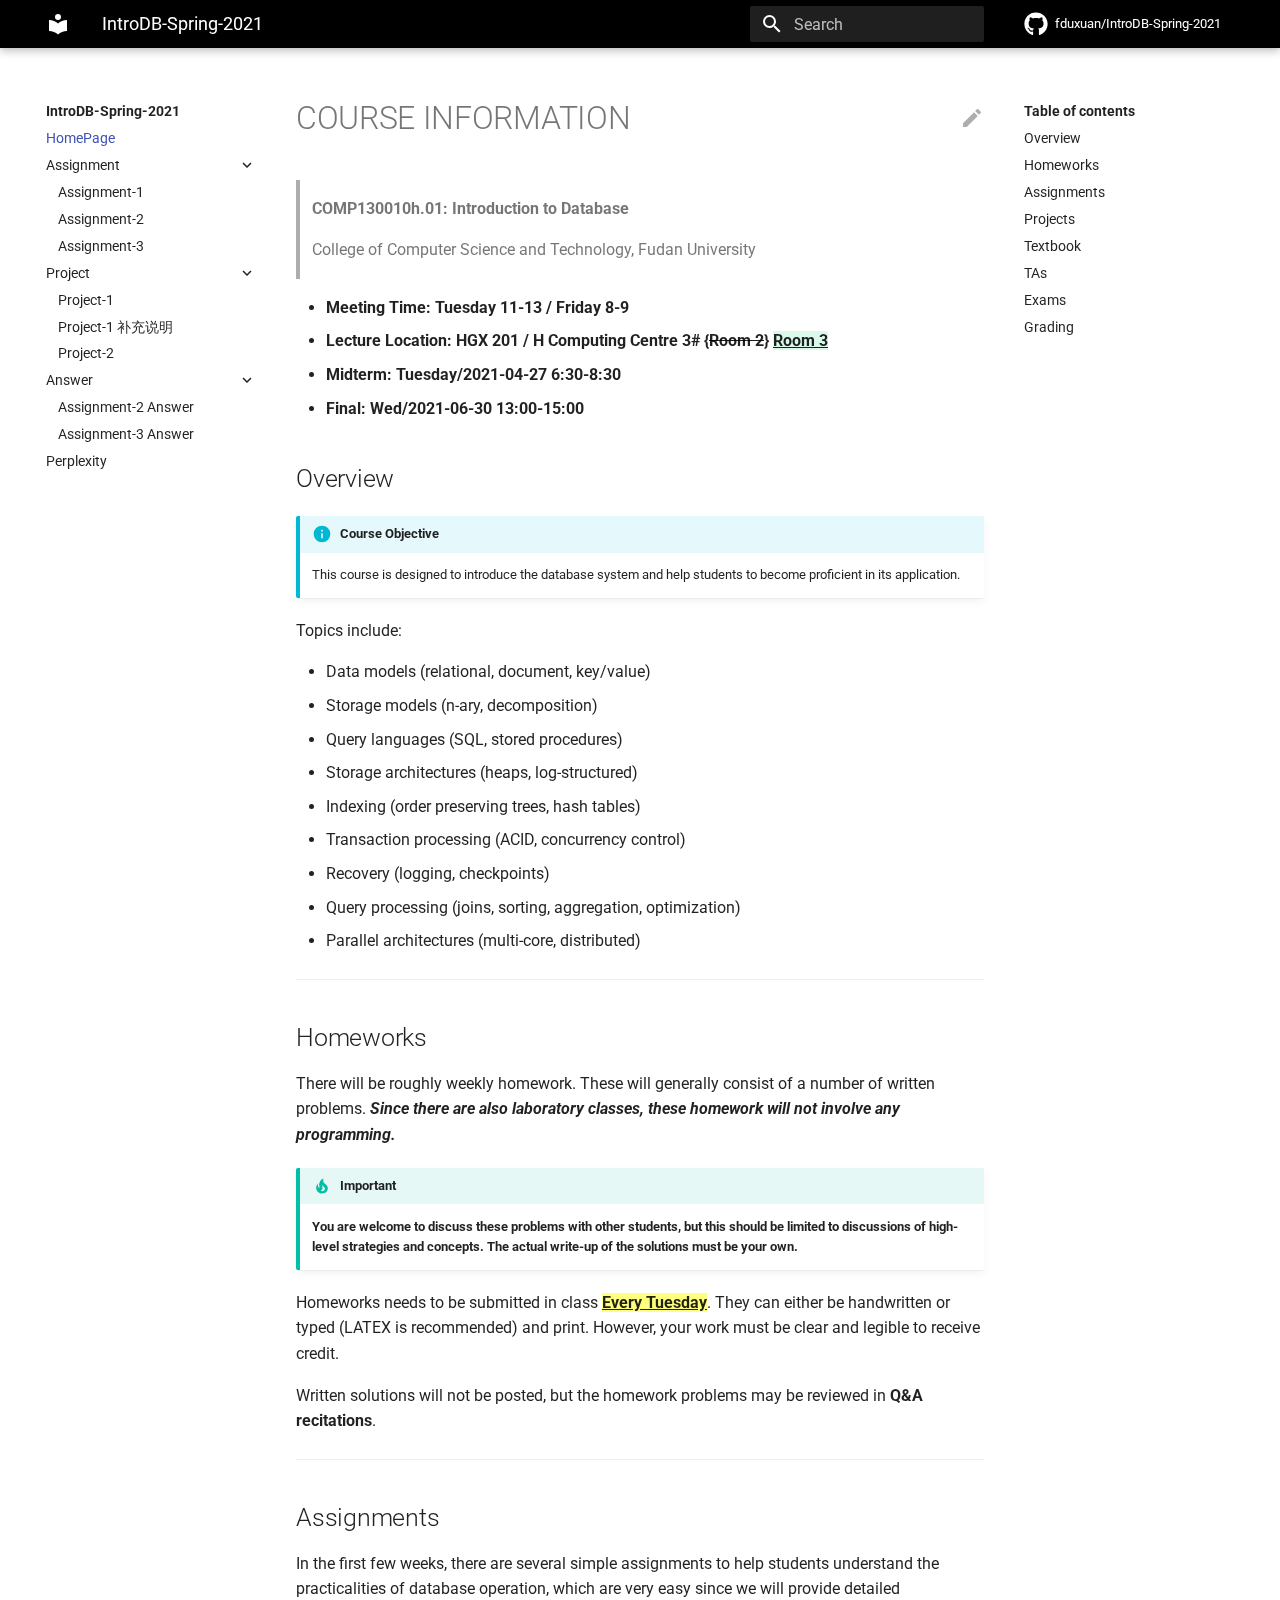
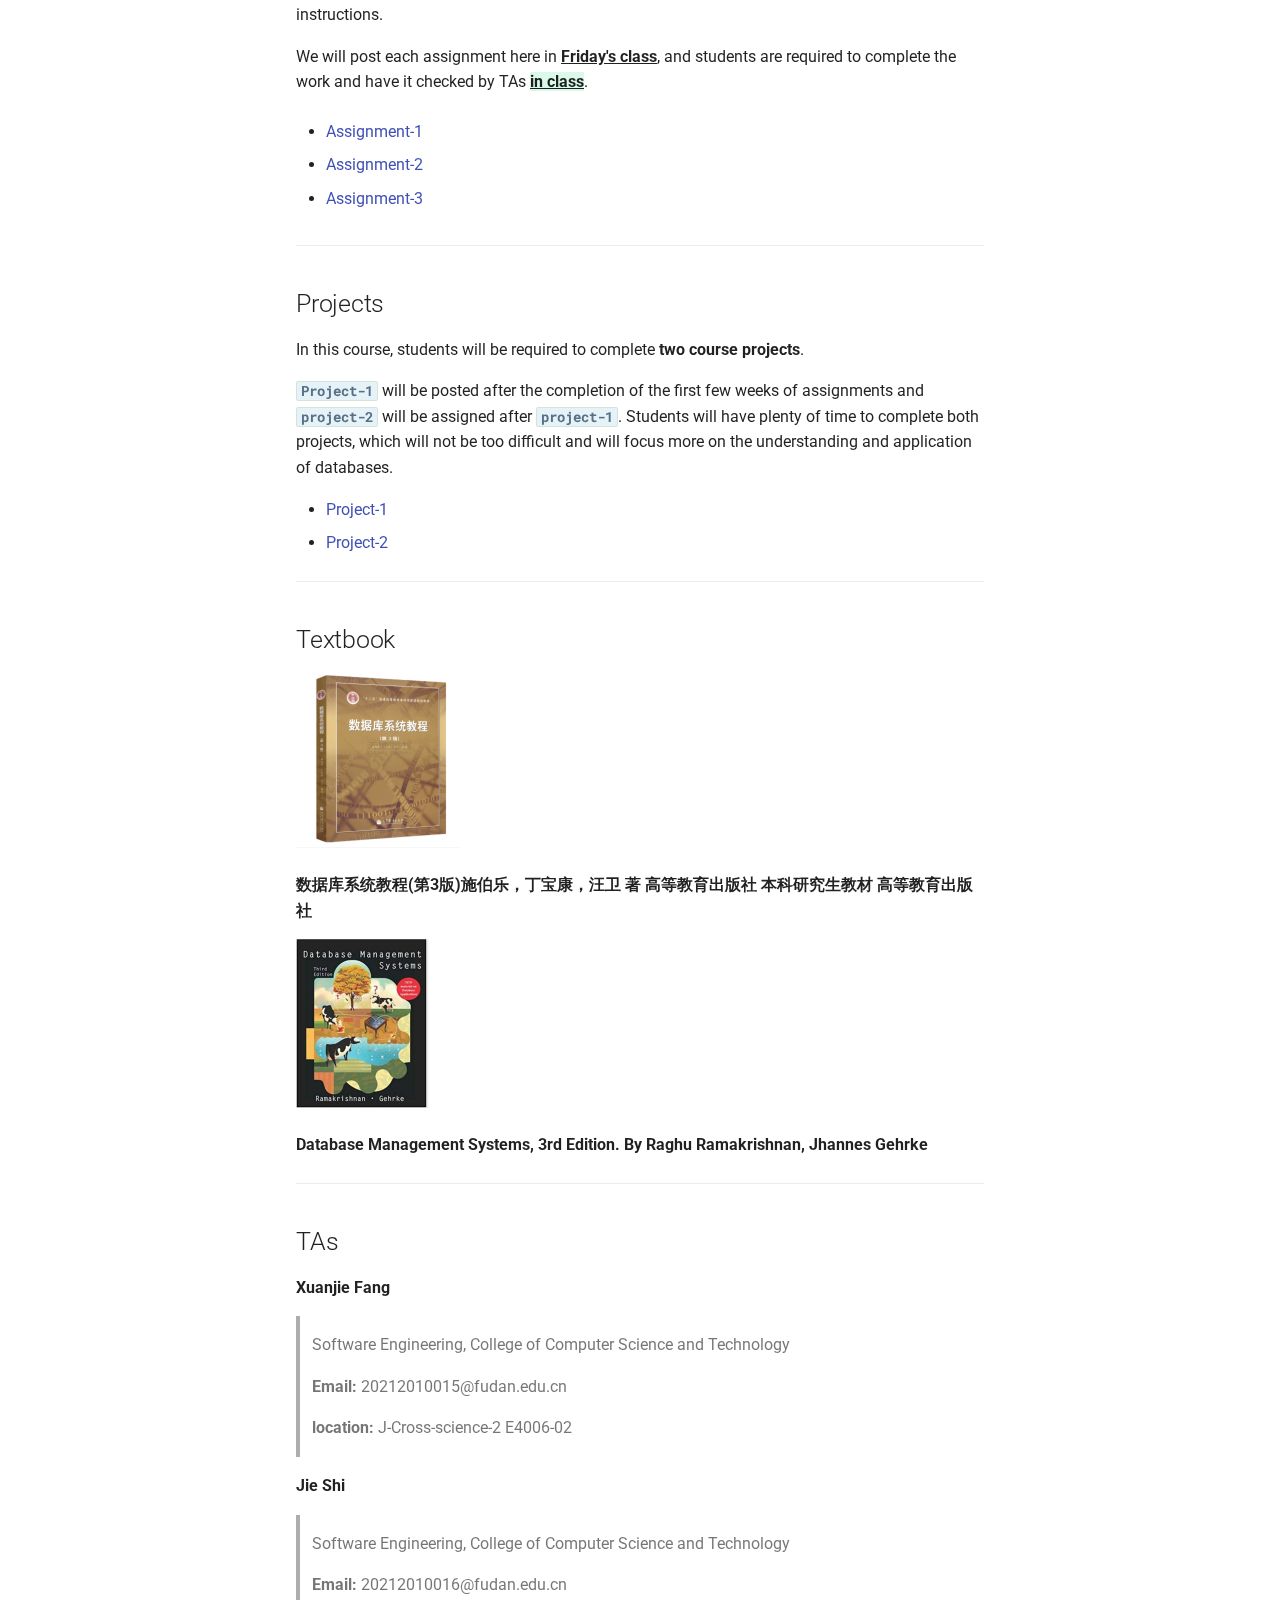
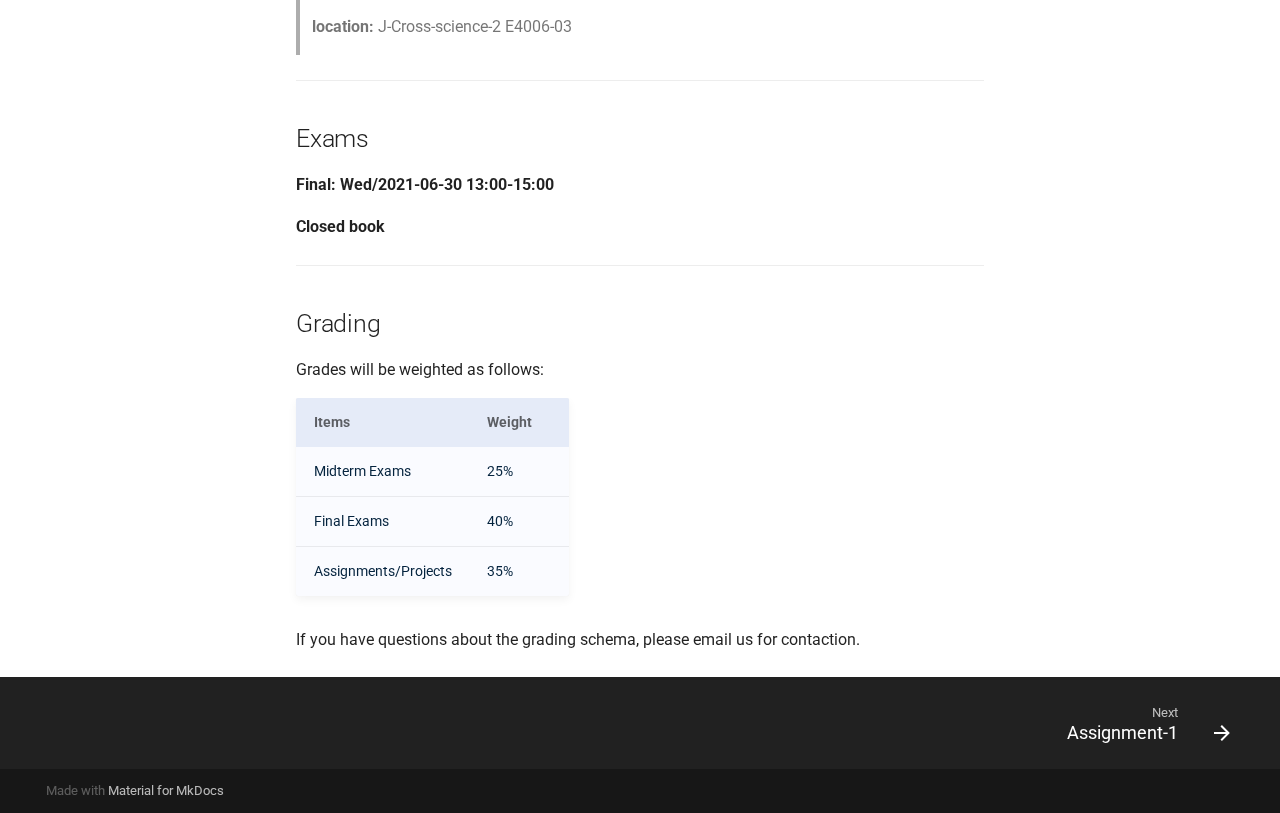
<file: index.html>
<!doctype html>
<html lang="en" class="no-js">
  <head>
    
      <meta charset="utf-8">
      <meta name="viewport" content="width=device-width,initial-scale=1">
      
      
      
      
        <link rel="canonical" href="https://fduxuan.github.io/IntroDB-Spring-2021/">
      
      <link rel="icon" href="assets/images/favicon.png">
      <meta name="generator" content="mkdocs-1.1.2, mkdocs-material-7.1.3">
    
    
      
        <title>IntroDB-Spring-2021</title>
      
    
    
      <link rel="stylesheet" href="assets/stylesheets/main.e35208c4.min.css">
      
        
        <link rel="stylesheet" href="assets/stylesheets/palette.ef6f36e2.min.css">
        
          
          
          <meta name="theme-color" content="#000000">
        
      
    
    
    
      
        
        <link rel="preconnect" href="https://fonts.gstatic.com" crossorigin>
        <link rel="stylesheet" href="https://fonts.googleapis.com/css?family=Roboto:300,400,400i,700%7CRoboto+Mono&display=fallback">
        <style>:root{--md-text-font-family:"Roboto";--md-code-font-family:"Roboto Mono"}</style>
      
    
    
    
      <link rel="stylesheet" href="stylesheets/extra.css">
    
    
      
    
    
  </head>
  
  
    
    
    
    
    
    <body dir="ltr" data-md-color-scheme="" data-md-color-primary="black" data-md-color-accent="light-blue">
  
    
    <script>function __prefix(e){return new URL(".",location).pathname+"."+e}function __get(e,t=localStorage){return JSON.parse(t.getItem(__prefix(e)))}</script>
    
    <input class="md-toggle" data-md-toggle="drawer" type="checkbox" id="__drawer" autocomplete="off">
    <input class="md-toggle" data-md-toggle="search" type="checkbox" id="__search" autocomplete="off">
    <label class="md-overlay" for="__drawer"></label>
    <div data-md-component="skip">
      
        
        <a href="#course-information" class="md-skip">
          Skip to content
        </a>
      
    </div>
    <div data-md-component="announce">
      
    </div>
    
      <header class="md-header" data-md-component="header">
  <nav class="md-header__inner md-grid" aria-label="Header">
    <a href="." title="IntroDB-Spring-2021" class="md-header__button md-logo" aria-label="IntroDB-Spring-2021" data-md-component="logo">
      
  
  <svg xmlns="http://www.w3.org/2000/svg" viewBox="0 0 24 24"><path d="M12 8a3 3 0 0 0 3-3 3 3 0 0 0-3-3 3 3 0 0 0-3 3 3 3 0 0 0 3 3m0 3.54C9.64 9.35 6.5 8 3 8v11c3.5 0 6.64 1.35 9 3.54 2.36-2.19 5.5-3.54 9-3.54V8c-3.5 0-6.64 1.35-9 3.54z"/></svg>

    </a>
    <label class="md-header__button md-icon" for="__drawer">
      <svg xmlns="http://www.w3.org/2000/svg" viewBox="0 0 24 24"><path d="M3 6h18v2H3V6m0 5h18v2H3v-2m0 5h18v2H3v-2z"/></svg>
    </label>
    <div class="md-header__title" data-md-component="header-title">
      <div class="md-header__ellipsis">
        <div class="md-header__topic">
          <span class="md-ellipsis">
            IntroDB-Spring-2021
          </span>
        </div>
        <div class="md-header__topic" data-md-component="header-topic">
          <span class="md-ellipsis">
            
              HomePage
            
          </span>
        </div>
      </div>
    </div>
    
    
    
      <label class="md-header__button md-icon" for="__search">
        <svg xmlns="http://www.w3.org/2000/svg" viewBox="0 0 24 24"><path d="M9.5 3A6.5 6.5 0 0 1 16 9.5c0 1.61-.59 3.09-1.56 4.23l.27.27h.79l5 5-1.5 1.5-5-5v-.79l-.27-.27A6.516 6.516 0 0 1 9.5 16 6.5 6.5 0 0 1 3 9.5 6.5 6.5 0 0 1 9.5 3m0 2C7 5 5 7 5 9.5S7 14 9.5 14 14 12 14 9.5 12 5 9.5 5z"/></svg>
      </label>
      
<div class="md-search" data-md-component="search" role="dialog">
  <label class="md-search__overlay" for="__search"></label>
  <div class="md-search__inner" role="search">
    <form class="md-search__form" name="search">
      <input type="text" class="md-search__input" name="query" aria-label="Search" placeholder="Search" autocapitalize="off" autocorrect="off" autocomplete="off" spellcheck="false" data-md-component="search-query" data-md-state="active" required>
      <label class="md-search__icon md-icon" for="__search">
        <svg xmlns="http://www.w3.org/2000/svg" viewBox="0 0 24 24"><path d="M9.5 3A6.5 6.5 0 0 1 16 9.5c0 1.61-.59 3.09-1.56 4.23l.27.27h.79l5 5-1.5 1.5-5-5v-.79l-.27-.27A6.516 6.516 0 0 1 9.5 16 6.5 6.5 0 0 1 3 9.5 6.5 6.5 0 0 1 9.5 3m0 2C7 5 5 7 5 9.5S7 14 9.5 14 14 12 14 9.5 12 5 9.5 5z"/></svg>
        <svg xmlns="http://www.w3.org/2000/svg" viewBox="0 0 24 24"><path d="M20 11v2H8l5.5 5.5-1.42 1.42L4.16 12l7.92-7.92L13.5 5.5 8 11h12z"/></svg>
      </label>
      <button type="reset" class="md-search__icon md-icon" aria-label="Clear" tabindex="-1">
        <svg xmlns="http://www.w3.org/2000/svg" viewBox="0 0 24 24"><path d="M19 6.41 17.59 5 12 10.59 6.41 5 5 6.41 10.59 12 5 17.59 6.41 19 12 13.41 17.59 19 19 17.59 13.41 12 19 6.41z"/></svg>
      </button>
    </form>
    <div class="md-search__output">
      <div class="md-search__scrollwrap" data-md-scrollfix>
        <div class="md-search-result" data-md-component="search-result">
          <div class="md-search-result__meta">
            Initializing search
          </div>
          <ol class="md-search-result__list"></ol>
        </div>
      </div>
    </div>
  </div>
</div>
    
    
      <div class="md-header__source">
        
<a href="https://github.com/fduxuan/IntroDB-Spring-2021/" title="Go to repository" class="md-source" data-md-component="source">
  <div class="md-source__icon md-icon">
    
    <svg xmlns="http://www.w3.org/2000/svg" viewBox="0 0 496 512"><path d="M165.9 397.4c0 2-2.3 3.6-5.2 3.6-3.3.3-5.6-1.3-5.6-3.6 0-2 2.3-3.6 5.2-3.6 3-.3 5.6 1.3 5.6 3.6zm-31.1-4.5c-.7 2 1.3 4.3 4.3 4.9 2.6 1 5.6 0 6.2-2s-1.3-4.3-4.3-5.2c-2.6-.7-5.5.3-6.2 2.3zm44.2-1.7c-2.9.7-4.9 2.6-4.6 4.9.3 2 2.9 3.3 5.9 2.6 2.9-.7 4.9-2.6 4.6-4.6-.3-1.9-3-3.2-5.9-2.9zM244.8 8C106.1 8 0 113.3 0 252c0 110.9 69.8 205.8 169.5 239.2 12.8 2.3 17.3-5.6 17.3-12.1 0-6.2-.3-40.4-.3-61.4 0 0-70 15-84.7-29.8 0 0-11.4-29.1-27.8-36.6 0 0-22.9-15.7 1.6-15.4 0 0 24.9 2 38.6 25.8 21.9 38.6 58.6 27.5 72.9 20.9 2.3-16 8.8-27.1 16-33.7-55.9-6.2-112.3-14.3-112.3-110.5 0-27.5 7.6-41.3 23.6-58.9-2.6-6.5-11.1-33.3 2.6-67.9 20.9-6.5 69 27 69 27 20-5.6 41.5-8.5 62.8-8.5s42.8 2.9 62.8 8.5c0 0 48.1-33.6 69-27 13.7 34.7 5.2 61.4 2.6 67.9 16 17.7 25.8 31.5 25.8 58.9 0 96.5-58.9 104.2-114.8 110.5 9.2 7.9 17 22.9 17 46.4 0 33.7-.3 75.4-.3 83.6 0 6.5 4.6 14.4 17.3 12.1C428.2 457.8 496 362.9 496 252 496 113.3 383.5 8 244.8 8zM97.2 352.9c-1.3 1-1 3.3.7 5.2 1.6 1.6 3.9 2.3 5.2 1 1.3-1 1-3.3-.7-5.2-1.6-1.6-3.9-2.3-5.2-1zm-10.8-8.1c-.7 1.3.3 2.9 2.3 3.9 1.6 1 3.6.7 4.3-.7.7-1.3-.3-2.9-2.3-3.9-2-.6-3.6-.3-4.3.7zm32.4 35.6c-1.6 1.3-1 4.3 1.3 6.2 2.3 2.3 5.2 2.6 6.5 1 1.3-1.3.7-4.3-1.3-6.2-2.2-2.3-5.2-2.6-6.5-1zm-11.4-14.7c-1.6 1-1.6 3.6 0 5.9 1.6 2.3 4.3 3.3 5.6 2.3 1.6-1.3 1.6-3.9 0-6.2-1.4-2.3-4-3.3-5.6-2z"/></svg>
  </div>
  <div class="md-source__repository">
    fduxuan/IntroDB-Spring-2021
  </div>
</a>
      </div>
    
  </nav>
</header>
    
    <div class="md-container" data-md-component="container">
      
      
        
      
      <main class="md-main" data-md-component="main">
        <div class="md-main__inner md-grid">
          
            
              
              <div class="md-sidebar md-sidebar--primary" data-md-component="sidebar" data-md-type="navigation" >
                <div class="md-sidebar__scrollwrap">
                  <div class="md-sidebar__inner">
                    


<nav class="md-nav md-nav--primary" aria-label="Navigation" data-md-level="0">
  <label class="md-nav__title" for="__drawer">
    <a href="." title="IntroDB-Spring-2021" class="md-nav__button md-logo" aria-label="IntroDB-Spring-2021" data-md-component="logo">
      
  
  <svg xmlns="http://www.w3.org/2000/svg" viewBox="0 0 24 24"><path d="M12 8a3 3 0 0 0 3-3 3 3 0 0 0-3-3 3 3 0 0 0-3 3 3 3 0 0 0 3 3m0 3.54C9.64 9.35 6.5 8 3 8v11c3.5 0 6.64 1.35 9 3.54 2.36-2.19 5.5-3.54 9-3.54V8c-3.5 0-6.64 1.35-9 3.54z"/></svg>

    </a>
    IntroDB-Spring-2021
  </label>
  
    <div class="md-nav__source">
      
<a href="https://github.com/fduxuan/IntroDB-Spring-2021/" title="Go to repository" class="md-source" data-md-component="source">
  <div class="md-source__icon md-icon">
    
    <svg xmlns="http://www.w3.org/2000/svg" viewBox="0 0 496 512"><path d="M165.9 397.4c0 2-2.3 3.6-5.2 3.6-3.3.3-5.6-1.3-5.6-3.6 0-2 2.3-3.6 5.2-3.6 3-.3 5.6 1.3 5.6 3.6zm-31.1-4.5c-.7 2 1.3 4.3 4.3 4.9 2.6 1 5.6 0 6.2-2s-1.3-4.3-4.3-5.2c-2.6-.7-5.5.3-6.2 2.3zm44.2-1.7c-2.9.7-4.9 2.6-4.6 4.9.3 2 2.9 3.3 5.9 2.6 2.9-.7 4.9-2.6 4.6-4.6-.3-1.9-3-3.2-5.9-2.9zM244.8 8C106.1 8 0 113.3 0 252c0 110.9 69.8 205.8 169.5 239.2 12.8 2.3 17.3-5.6 17.3-12.1 0-6.2-.3-40.4-.3-61.4 0 0-70 15-84.7-29.8 0 0-11.4-29.1-27.8-36.6 0 0-22.9-15.7 1.6-15.4 0 0 24.9 2 38.6 25.8 21.9 38.6 58.6 27.5 72.9 20.9 2.3-16 8.8-27.1 16-33.7-55.9-6.2-112.3-14.3-112.3-110.5 0-27.5 7.6-41.3 23.6-58.9-2.6-6.5-11.1-33.3 2.6-67.9 20.9-6.5 69 27 69 27 20-5.6 41.5-8.5 62.8-8.5s42.8 2.9 62.8 8.5c0 0 48.1-33.6 69-27 13.7 34.7 5.2 61.4 2.6 67.9 16 17.7 25.8 31.5 25.8 58.9 0 96.5-58.9 104.2-114.8 110.5 9.2 7.9 17 22.9 17 46.4 0 33.7-.3 75.4-.3 83.6 0 6.5 4.6 14.4 17.3 12.1C428.2 457.8 496 362.9 496 252 496 113.3 383.5 8 244.8 8zM97.2 352.9c-1.3 1-1 3.3.7 5.2 1.6 1.6 3.9 2.3 5.2 1 1.3-1 1-3.3-.7-5.2-1.6-1.6-3.9-2.3-5.2-1zm-10.8-8.1c-.7 1.3.3 2.9 2.3 3.9 1.6 1 3.6.7 4.3-.7.7-1.3-.3-2.9-2.3-3.9-2-.6-3.6-.3-4.3.7zm32.4 35.6c-1.6 1.3-1 4.3 1.3 6.2 2.3 2.3 5.2 2.6 6.5 1 1.3-1.3.7-4.3-1.3-6.2-2.2-2.3-5.2-2.6-6.5-1zm-11.4-14.7c-1.6 1-1.6 3.6 0 5.9 1.6 2.3 4.3 3.3 5.6 2.3 1.6-1.3 1.6-3.9 0-6.2-1.4-2.3-4-3.3-5.6-2z"/></svg>
  </div>
  <div class="md-source__repository">
    fduxuan/IntroDB-Spring-2021
  </div>
</a>
    </div>
  
  <ul class="md-nav__list" data-md-scrollfix>
    
      
      
      

  
  
    
  
  
    <li class="md-nav__item md-nav__item--active">
      
      <input class="md-nav__toggle md-toggle" data-md-toggle="toc" type="checkbox" id="__toc">
      
      
        
      
      
        <label class="md-nav__link md-nav__link--active" for="__toc">
          HomePage
          <span class="md-nav__icon md-icon"></span>
        </label>
      
      <a href="." class="md-nav__link md-nav__link--active">
        HomePage
      </a>
      
        
<nav class="md-nav md-nav--secondary" aria-label="Table of contents">
  
  
  
    
  
  
    <label class="md-nav__title" for="__toc">
      <span class="md-nav__icon md-icon"></span>
      Table of contents
    </label>
    <ul class="md-nav__list" data-md-component="toc" data-md-scrollfix>
      
        <li class="md-nav__item">
  <a href="#overview" class="md-nav__link">
    Overview
  </a>
  
</li>
      
        <li class="md-nav__item">
  <a href="#homeworks" class="md-nav__link">
    Homeworks
  </a>
  
</li>
      
        <li class="md-nav__item">
  <a href="#assignments" class="md-nav__link">
    Assignments
  </a>
  
</li>
      
        <li class="md-nav__item">
  <a href="#projects" class="md-nav__link">
    Projects
  </a>
  
</li>
      
        <li class="md-nav__item">
  <a href="#textbook" class="md-nav__link">
    Textbook
  </a>
  
</li>
      
        <li class="md-nav__item">
  <a href="#tas" class="md-nav__link">
    TAs
  </a>
  
</li>
      
        <li class="md-nav__item">
  <a href="#exams" class="md-nav__link">
    Exams
  </a>
  
</li>
      
        <li class="md-nav__item">
  <a href="#grading" class="md-nav__link">
    Grading
  </a>
  
</li>
      
    </ul>
  
</nav>
      
    </li>
  

    
      
      
      

  
  
  
    
    <li class="md-nav__item md-nav__item--nested">
      
      
        <input class="md-nav__toggle md-toggle" data-md-toggle="__nav_2" data-md-state="indeterminate" type="checkbox" id="__nav_2" checked>
      
      <label class="md-nav__link" for="__nav_2">
        Assignment
        <span class="md-nav__icon md-icon"></span>
      </label>
      <nav class="md-nav" aria-label="Assignment" data-md-level="1">
        <label class="md-nav__title" for="__nav_2">
          <span class="md-nav__icon md-icon"></span>
          Assignment
        </label>
        <ul class="md-nav__list" data-md-scrollfix>
          
            
  
  
  
    <li class="md-nav__item">
      <a href="Assignment/assignment1/" class="md-nav__link">
        Assignment-1
      </a>
    </li>
  

          
            
  
  
  
    <li class="md-nav__item">
      <a href="Assignment/assignment2/" class="md-nav__link">
        Assignment-2
      </a>
    </li>
  

          
            
  
  
  
    <li class="md-nav__item">
      <a href="Assignment/assignment3/" class="md-nav__link">
        Assignment-3
      </a>
    </li>
  

          
        </ul>
      </nav>
    </li>
  

    
      
      
      

  
  
  
    
    <li class="md-nav__item md-nav__item--nested">
      
      
        <input class="md-nav__toggle md-toggle" data-md-toggle="__nav_3" data-md-state="indeterminate" type="checkbox" id="__nav_3" checked>
      
      <label class="md-nav__link" for="__nav_3">
        Project
        <span class="md-nav__icon md-icon"></span>
      </label>
      <nav class="md-nav" aria-label="Project" data-md-level="1">
        <label class="md-nav__title" for="__nav_3">
          <span class="md-nav__icon md-icon"></span>
          Project
        </label>
        <ul class="md-nav__list" data-md-scrollfix>
          
            
  
  
  
    <li class="md-nav__item">
      <a href="Project/project-1/" class="md-nav__link">
        Project-1
      </a>
    </li>
  

          
            
  
  
  
    <li class="md-nav__item">
      <a href="Project/project-1%E8%A1%A5%E5%85%85%E8%AF%B4%E6%98%8E/" class="md-nav__link">
        Project-1 补充说明
      </a>
    </li>
  

          
            
  
  
  
    <li class="md-nav__item">
      <a href="Project/project-2/" class="md-nav__link">
        Project-2
      </a>
    </li>
  

          
        </ul>
      </nav>
    </li>
  

    
      
      
      

  
  
  
    
    <li class="md-nav__item md-nav__item--nested">
      
      
        <input class="md-nav__toggle md-toggle" data-md-toggle="__nav_4" data-md-state="indeterminate" type="checkbox" id="__nav_4" checked>
      
      <label class="md-nav__link" for="__nav_4">
        Answer
        <span class="md-nav__icon md-icon"></span>
      </label>
      <nav class="md-nav" aria-label="Answer" data-md-level="1">
        <label class="md-nav__title" for="__nav_4">
          <span class="md-nav__icon md-icon"></span>
          Answer
        </label>
        <ul class="md-nav__list" data-md-scrollfix>
          
            
  
  
  
    <li class="md-nav__item">
      <a href="Answer/assignment-2/" class="md-nav__link">
        Assignment-2 Answer
      </a>
    </li>
  

          
            
  
  
  
    <li class="md-nav__item">
      <a href="Answer/assignment-3/" class="md-nav__link">
        Assignment-3 Answer
      </a>
    </li>
  

          
        </ul>
      </nav>
    </li>
  

    
      
      
      

  
  
  
    <li class="md-nav__item">
      <a href="perplexity.md" class="md-nav__link">
        Perplexity
      </a>
    </li>
  

    
  </ul>
</nav>
                  </div>
                </div>
              </div>
            
            
              
              <div class="md-sidebar md-sidebar--secondary" data-md-component="sidebar" data-md-type="toc" >
                <div class="md-sidebar__scrollwrap">
                  <div class="md-sidebar__inner">
                    
<nav class="md-nav md-nav--secondary" aria-label="Table of contents">
  
  
  
    
  
  
    <label class="md-nav__title" for="__toc">
      <span class="md-nav__icon md-icon"></span>
      Table of contents
    </label>
    <ul class="md-nav__list" data-md-component="toc" data-md-scrollfix>
      
        <li class="md-nav__item">
  <a href="#overview" class="md-nav__link">
    Overview
  </a>
  
</li>
      
        <li class="md-nav__item">
  <a href="#homeworks" class="md-nav__link">
    Homeworks
  </a>
  
</li>
      
        <li class="md-nav__item">
  <a href="#assignments" class="md-nav__link">
    Assignments
  </a>
  
</li>
      
        <li class="md-nav__item">
  <a href="#projects" class="md-nav__link">
    Projects
  </a>
  
</li>
      
        <li class="md-nav__item">
  <a href="#textbook" class="md-nav__link">
    Textbook
  </a>
  
</li>
      
        <li class="md-nav__item">
  <a href="#tas" class="md-nav__link">
    TAs
  </a>
  
</li>
      
        <li class="md-nav__item">
  <a href="#exams" class="md-nav__link">
    Exams
  </a>
  
</li>
      
        <li class="md-nav__item">
  <a href="#grading" class="md-nav__link">
    Grading
  </a>
  
</li>
      
    </ul>
  
</nav>
                  </div>
                </div>
              </div>
            
          
          <div class="md-content" data-md-component="content">
            <article class="md-content__inner md-typeset">
              
                
                  <a href="https://github.com/fduxuan/IntroDB-Spring-2021/edit/master/docs/index.md" title="Edit this page" class="md-content__button md-icon">
                    <svg xmlns="http://www.w3.org/2000/svg" viewBox="0 0 24 24"><path d="M20.71 7.04c.39-.39.39-1.04 0-1.41l-2.34-2.34c-.37-.39-1.02-.39-1.41 0l-1.84 1.83 3.75 3.75M3 17.25V21h3.75L17.81 9.93l-3.75-3.75L3 17.25z"/></svg>
                  </a>
                
                
                <h1 id="course-information">COURSE INFORMATION</h1>
<blockquote>
<p><strong>COMP130010h.01: Introduction to Database</strong></p>
<p>College of Computer Science and Technology, Fudan University</p>
</blockquote>
<ul>
<li><strong>Meeting Time:</strong> <strong>Tuesday 11-13 / Friday 8-9</strong></li>
<li><strong>Lecture Location:</strong> <strong>HGX 201 / H Computing Centre 3# {<del>Room 2</del>} <ins class="critic">Room 3</ins></strong> </li>
<li><strong>Midterm: Tuesday/2021-04-27 6:30-8:30</strong></li>
<li><strong>Final: Wed/2021-06-30 13:00-15:00</strong></li>
</ul>
<h2 id="overview">Overview</h2>
<div class="admonition info">
<p class="admonition-title">Course Objective</p>
<p>This course is designed to introduce the database system and help students to become proficient in its application.</p>
</div>
<p>Topics include:</p>
<ul>
<li>Data models (relational, document, key/value)</li>
<li>Storage models (n-ary, decomposition)</li>
<li>Query languages (SQL, stored procedures)</li>
<li>Storage architectures (heaps, log-structured)</li>
<li>Indexing (order preserving trees, hash tables)</li>
<li>Transaction processing (ACID, concurrency control)</li>
<li>Recovery (logging, checkpoints)</li>
<li>Query processing (joins, sorting, aggregation, optimization)</li>
<li>Parallel architectures (multi-core, distributed)</li>
</ul>
<hr />
<h2 id="homeworks">Homeworks</h2>
<p>There will be roughly weekly homework. These will generally consist of a number of written problems. <strong><em>Since there are also laboratory classes, these homework will not involve any programming.</em></strong></p>
<div class="admonition important">
<p class="admonition-title">Important</p>
<p><strong>You are welcome to discuss these problems with other students, but this should be limited to discussions of high-level strategies and concepts. The actual write-up of the solutions must be your own.</strong></p>
</div>
<p>Homeworks needs to be submitted in class <strong><mark><u>Every Tuesday</u></mark></strong>. They can either be handwritten or  typed (LATEX is recommended) and print. However, your work must be clear and legible to receive credit.</p>
<p>Written solutions will not be posted, but the homework problems may be reviewed in <strong>Q&amp;A recitations</strong>.</p>
<hr />
<h2 id="assignments">Assignments</h2>
<p>In the first few weeks, there are several simple assignments to help students understand the practicalities of database operation, which are very easy since we will provide detailed instructions.</p>
<p>We will post each assignment here in <strong><u>Friday's class</u></strong>, and students are required to complete the work and have it checked by TAs <strong><ins class="critic">in class</ins></strong>.</p>
<ul>
<li>
<p><a href="Assignment/assignment1/">Assignment-1</a></p>
</li>
<li>
<p><a href="Assignment/assignment2/">Assignment-2</a></p>
</li>
<li>
<p><a href="Assignment/assignment3/">Assignment-3</a></p>
</li>
</ul>
<hr />
<h2 id="projects">Projects</h2>
<p>In this course, students will be required to complete <strong>two course projects</strong>.</p>
<p><code>Project-1</code> will be posted after the completion of the first few weeks of assignments and <code>project-2</code> will be assigned after <code>project-1</code>. Students will have plenty of time to complete both projects, which will not be too difficult and will focus more on the understanding and application of databases.</p>
<ul>
<li><a href="Project/project-1/">Project-1</a></li>
<li><a href="Project/project-2/">Project-2</a></li>
</ul>
<hr />
<h2 id="textbook">Textbook</h2>
<p><img src="assets/textbook.png" alt="d" style="zoom:25%;"/></p>
<p><strong>数据库系统教程(第3版)施伯乐，丁宝康，汪卫 著 高等教育出版社 本科研究生教材 高等教育出版社</strong></p>
<p><img src="assets/textbook2.png" alt="d" style="zoom:25%;"/></p>
<p><strong>Database Management Systems, 3rd Edition.  By Raghu Ramakrishnan, Jhannes Gehrke</strong> </p>
<hr />
<h2 id="tas">TAs</h2>
<p><strong>Xuanjie Fang</strong></p>
<blockquote>
<p>Software Engineering, College of Computer Science and Technology</p>
<p><strong>Email:</strong> 20212010015@fudan.edu.cn</p>
<p><strong>location:</strong>  J-Cross-science-2  E4006-02</p>
</blockquote>
<p><strong>Jie Shi</strong></p>
<blockquote>
<p>Software Engineering, College of Computer Science and Technology</p>
<p><strong>Email:</strong> 20212010016@fudan.edu.cn</p>
<p><strong>location:</strong>  J-Cross-science-2  E4006-03</p>
</blockquote>
<hr />
<h2 id="exams">Exams</h2>
<p><strong>Final: Wed/2021-06-30 13:00-15:00</strong></p>
<p><strong>Closed book</strong></p>
<hr />
<h2 id="grading">Grading</h2>
<p>Grades will be weighted as follows:</p>
<table>
<thead>
<tr>
<th>Items</th>
<th>Weight</th>
</tr>
</thead>
<tbody>
<tr>
<td>Midterm Exams</td>
<td>25%</td>
</tr>
<tr>
<td>Final Exams</td>
<td>40%</td>
</tr>
<tr>
<td>Assignments/Projects</td>
<td>35%</td>
</tr>
</tbody>
</table>
<p>If you have questions about the grading schema, please email us for contaction.</p>
                
              
              
                


              
            </article>
          </div>
        </div>
        
      </main>
      
        
<footer class="md-footer">
  
    <nav class="md-footer__inner md-grid" aria-label="Footer">
      
      
        <a href="Assignment/assignment1/" class="md-footer__link md-footer__link--next" rel="next">
          <div class="md-footer__title">
            <div class="md-ellipsis">
              <span class="md-footer__direction">
                Next
              </span>
              Assignment-1
            </div>
          </div>
          <div class="md-footer__button md-icon">
            <svg xmlns="http://www.w3.org/2000/svg" viewBox="0 0 24 24"><path d="M4 11v2h12l-5.5 5.5 1.42 1.42L19.84 12l-7.92-7.92L10.5 5.5 16 11H4z"/></svg>
          </div>
        </a>
      
    </nav>
  
  <div class="md-footer-meta md-typeset">
    <div class="md-footer-meta__inner md-grid">
      <div class="md-footer-copyright">
        
        Made with
        <a href="https://squidfunk.github.io/mkdocs-material/" target="_blank" rel="noopener">
          Material for MkDocs
        </a>
        
      </div>
      
    </div>
  </div>
</footer>
      
    </div>
    <div class="md-dialog" data-md-component="dialog">
      <div class="md-dialog__inner md-typeset"></div>
    </div>
    <script id="__config" type="application/json">{"base": ".", "features": ["navigation.expand"], "translations": {"clipboard.copy": "Copy to clipboard", "clipboard.copied": "Copied to clipboard", "search.config.lang": "en", "search.config.pipeline": "trimmer, stopWordFilter", "search.config.separator": "[\\s\\-]+", "search.placeholder": "Search", "search.result.placeholder": "Type to start searching", "search.result.none": "No matching documents", "search.result.one": "1 matching document", "search.result.other": "# matching documents", "search.result.more.one": "1 more on this page", "search.result.more.other": "# more on this page", "search.result.term.missing": "Missing"}, "search": "assets/javascripts/workers/search.fe42c31b.min.js", "version": null}</script>
    
    
      <script src="assets/javascripts/bundle.4ea5477f.min.js"></script>
      
    
  </body>
</html>
</file>
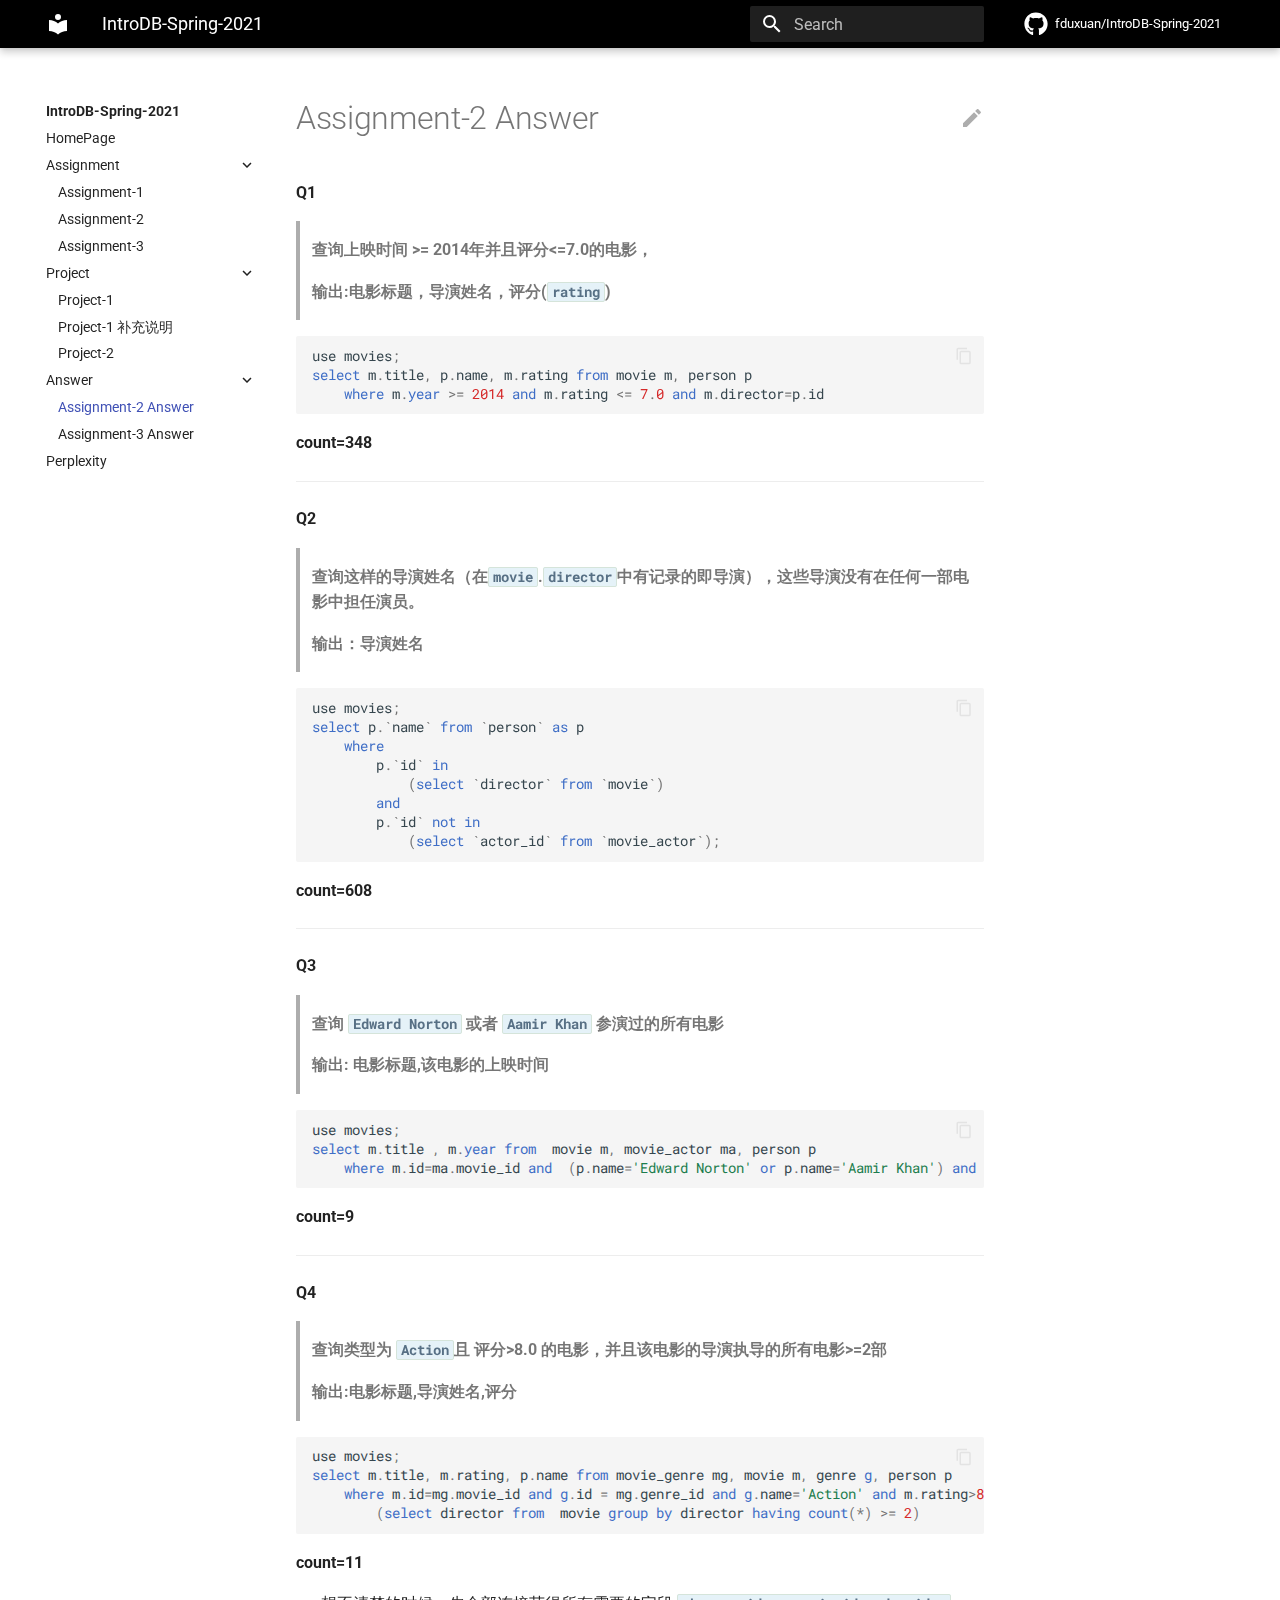
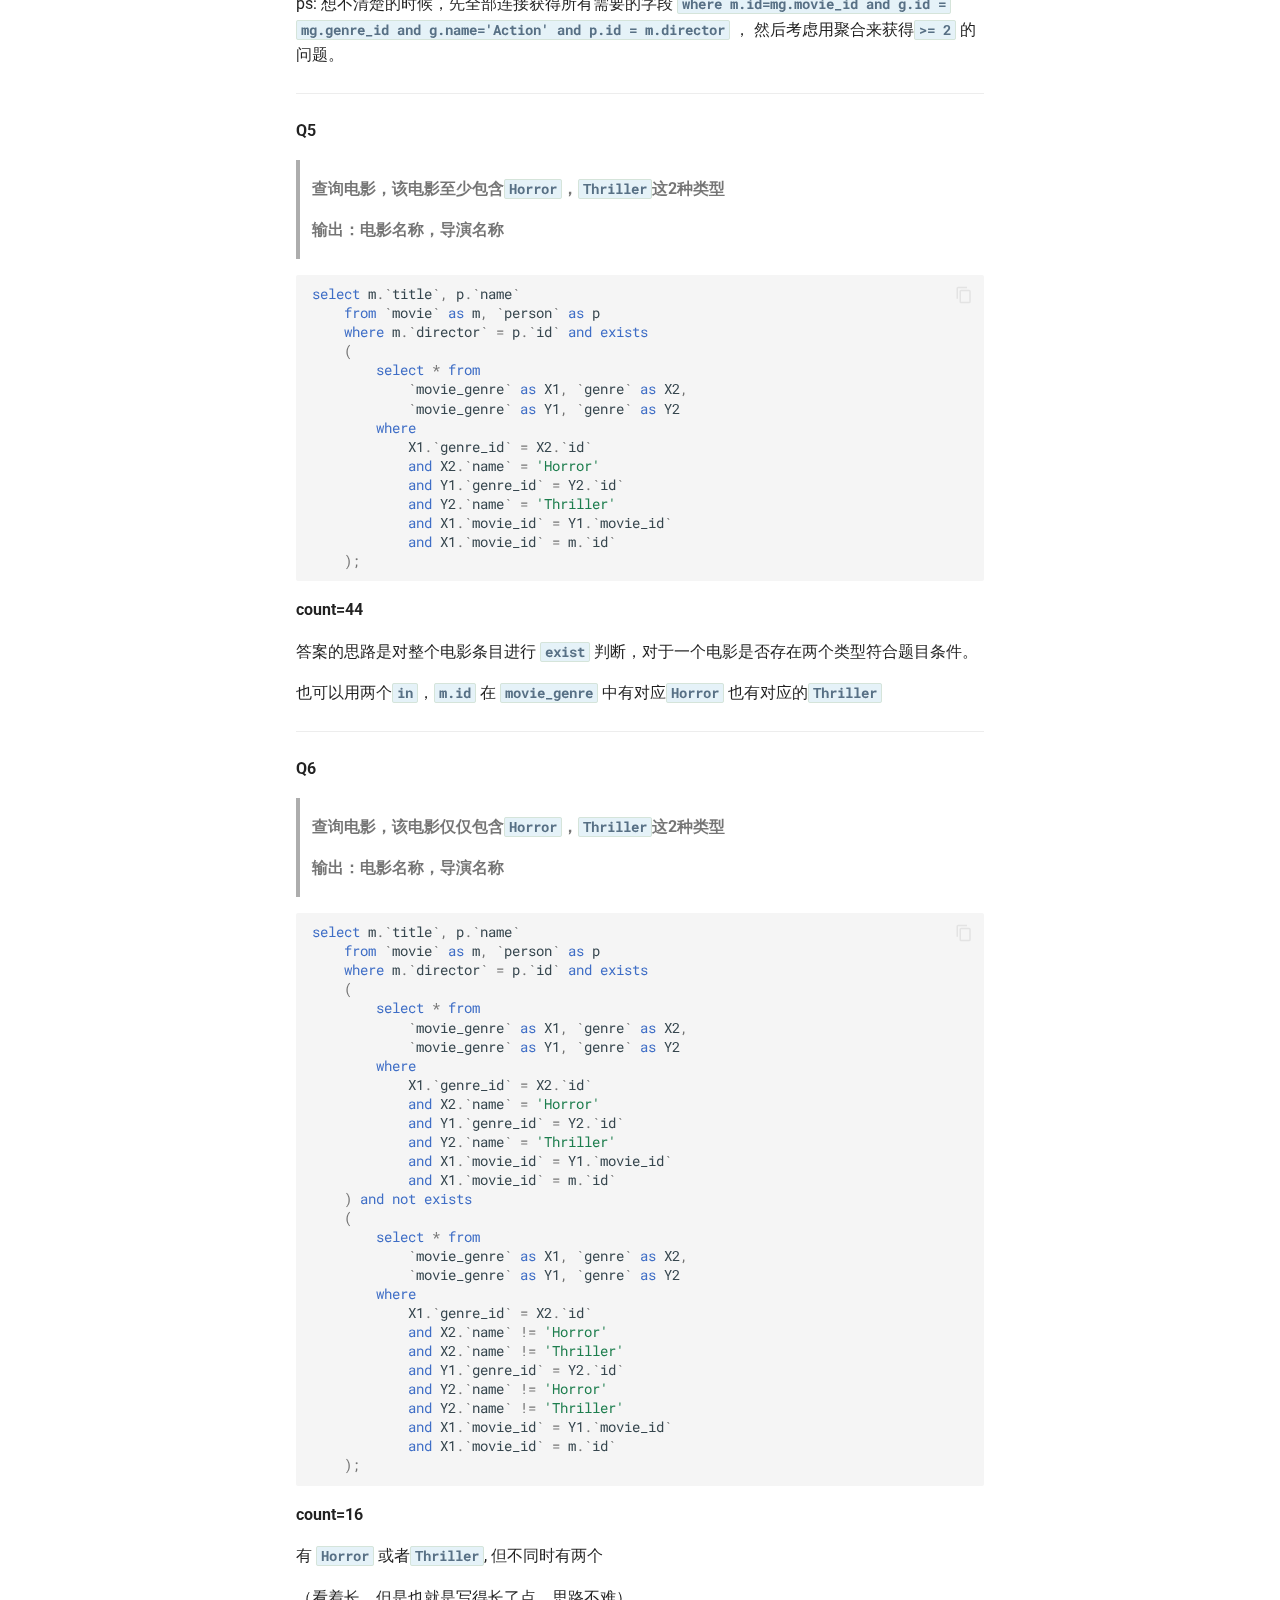
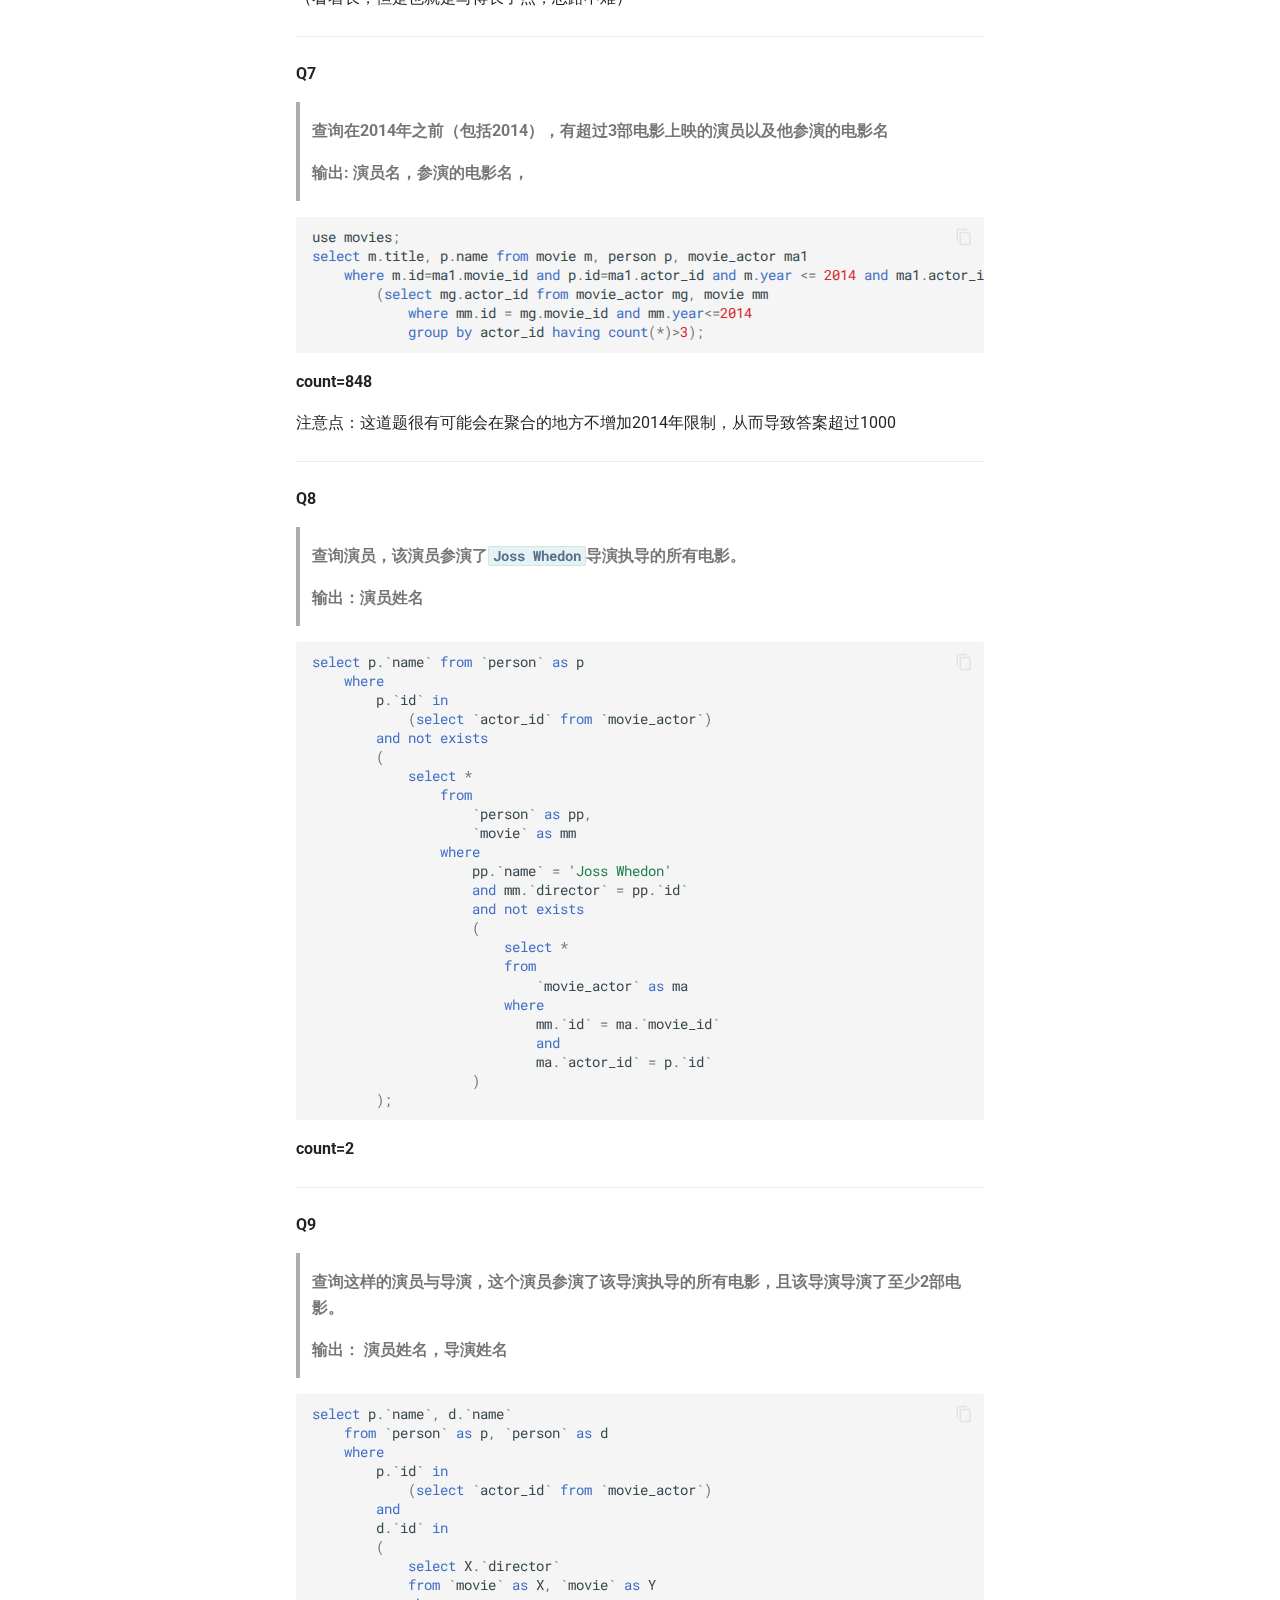
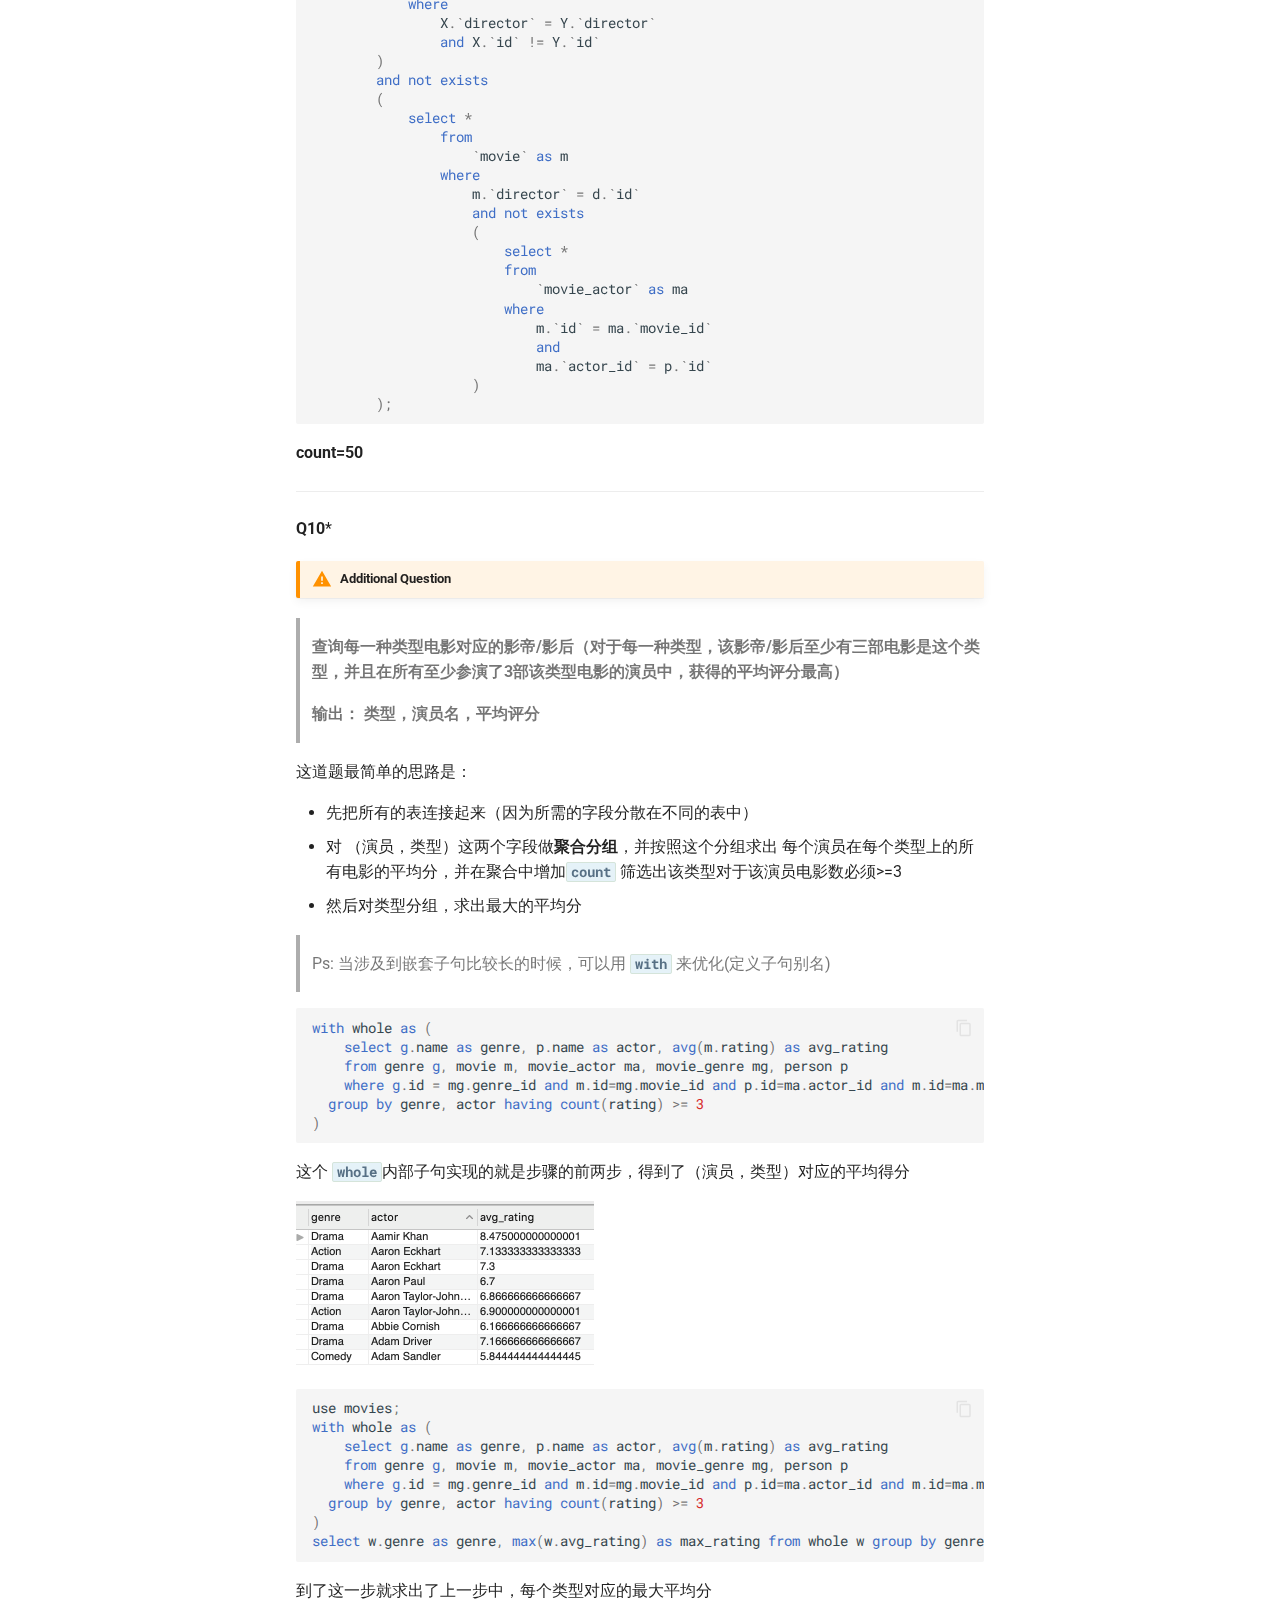
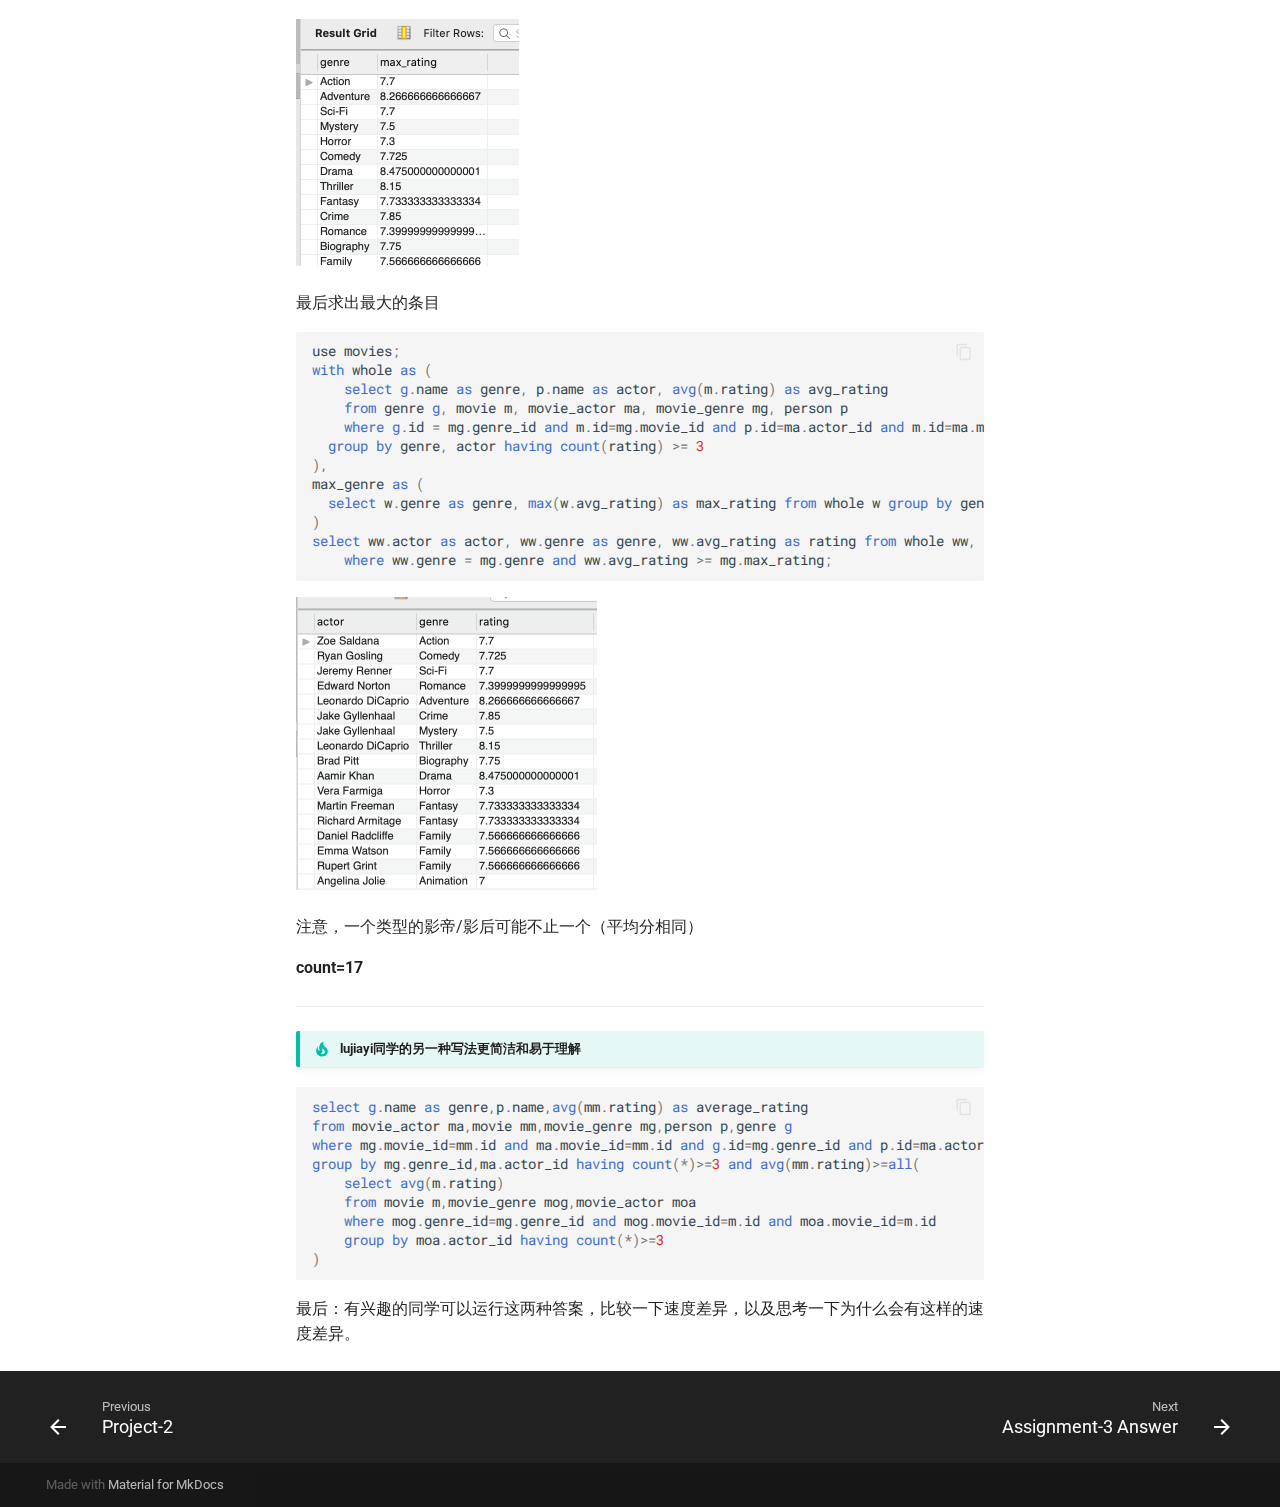
<file: Answer/assignment-2/index.html>
<!doctype html>
<html lang="en" class="no-js">
  <head>
    
      <meta charset="utf-8">
      <meta name="viewport" content="width=device-width,initial-scale=1">
      
      
      
      
        <link rel="canonical" href="https://fduxuan.github.io/IntroDB-Spring-2021/Answer/assignment-2/">
      
      <link rel="icon" href="../../assets/images/favicon.png">
      <meta name="generator" content="mkdocs-1.1.2, mkdocs-material-7.1.3">
    
    
      
        <title>Assignment-2 Answer - IntroDB-Spring-2021</title>
      
    
    
      <link rel="stylesheet" href="../../assets/stylesheets/main.e35208c4.min.css">
      
        
        <link rel="stylesheet" href="../../assets/stylesheets/palette.ef6f36e2.min.css">
        
          
          
          <meta name="theme-color" content="#000000">
        
      
    
    
    
      
        
        <link rel="preconnect" href="https://fonts.gstatic.com" crossorigin>
        <link rel="stylesheet" href="https://fonts.googleapis.com/css?family=Roboto:300,400,400i,700%7CRoboto+Mono&display=fallback">
        <style>:root{--md-text-font-family:"Roboto";--md-code-font-family:"Roboto Mono"}</style>
      
    
    
    
      <link rel="stylesheet" href="../../stylesheets/extra.css">
    
    
      
    
    
  </head>
  
  
    
    
    
    
    
    <body dir="ltr" data-md-color-scheme="" data-md-color-primary="black" data-md-color-accent="light-blue">
  
    
    <script>function __prefix(e){return new URL("../..",location).pathname+"."+e}function __get(e,t=localStorage){return JSON.parse(t.getItem(__prefix(e)))}</script>
    
    <input class="md-toggle" data-md-toggle="drawer" type="checkbox" id="__drawer" autocomplete="off">
    <input class="md-toggle" data-md-toggle="search" type="checkbox" id="__search" autocomplete="off">
    <label class="md-overlay" for="__drawer"></label>
    <div data-md-component="skip">
      
        
        <a href="#assignment-2-answer" class="md-skip">
          Skip to content
        </a>
      
    </div>
    <div data-md-component="announce">
      
    </div>
    
      <header class="md-header" data-md-component="header">
  <nav class="md-header__inner md-grid" aria-label="Header">
    <a href="../.." title="IntroDB-Spring-2021" class="md-header__button md-logo" aria-label="IntroDB-Spring-2021" data-md-component="logo">
      
  
  <svg xmlns="http://www.w3.org/2000/svg" viewBox="0 0 24 24"><path d="M12 8a3 3 0 0 0 3-3 3 3 0 0 0-3-3 3 3 0 0 0-3 3 3 3 0 0 0 3 3m0 3.54C9.64 9.35 6.5 8 3 8v11c3.5 0 6.64 1.35 9 3.54 2.36-2.19 5.5-3.54 9-3.54V8c-3.5 0-6.64 1.35-9 3.54z"/></svg>

    </a>
    <label class="md-header__button md-icon" for="__drawer">
      <svg xmlns="http://www.w3.org/2000/svg" viewBox="0 0 24 24"><path d="M3 6h18v2H3V6m0 5h18v2H3v-2m0 5h18v2H3v-2z"/></svg>
    </label>
    <div class="md-header__title" data-md-component="header-title">
      <div class="md-header__ellipsis">
        <div class="md-header__topic">
          <span class="md-ellipsis">
            IntroDB-Spring-2021
          </span>
        </div>
        <div class="md-header__topic" data-md-component="header-topic">
          <span class="md-ellipsis">
            
              Assignment-2 Answer
            
          </span>
        </div>
      </div>
    </div>
    
    
    
      <label class="md-header__button md-icon" for="__search">
        <svg xmlns="http://www.w3.org/2000/svg" viewBox="0 0 24 24"><path d="M9.5 3A6.5 6.5 0 0 1 16 9.5c0 1.61-.59 3.09-1.56 4.23l.27.27h.79l5 5-1.5 1.5-5-5v-.79l-.27-.27A6.516 6.516 0 0 1 9.5 16 6.5 6.5 0 0 1 3 9.5 6.5 6.5 0 0 1 9.5 3m0 2C7 5 5 7 5 9.5S7 14 9.5 14 14 12 14 9.5 12 5 9.5 5z"/></svg>
      </label>
      
<div class="md-search" data-md-component="search" role="dialog">
  <label class="md-search__overlay" for="__search"></label>
  <div class="md-search__inner" role="search">
    <form class="md-search__form" name="search">
      <input type="text" class="md-search__input" name="query" aria-label="Search" placeholder="Search" autocapitalize="off" autocorrect="off" autocomplete="off" spellcheck="false" data-md-component="search-query" data-md-state="active" required>
      <label class="md-search__icon md-icon" for="__search">
        <svg xmlns="http://www.w3.org/2000/svg" viewBox="0 0 24 24"><path d="M9.5 3A6.5 6.5 0 0 1 16 9.5c0 1.61-.59 3.09-1.56 4.23l.27.27h.79l5 5-1.5 1.5-5-5v-.79l-.27-.27A6.516 6.516 0 0 1 9.5 16 6.5 6.5 0 0 1 3 9.5 6.5 6.5 0 0 1 9.5 3m0 2C7 5 5 7 5 9.5S7 14 9.5 14 14 12 14 9.5 12 5 9.5 5z"/></svg>
        <svg xmlns="http://www.w3.org/2000/svg" viewBox="0 0 24 24"><path d="M20 11v2H8l5.5 5.5-1.42 1.42L4.16 12l7.92-7.92L13.5 5.5 8 11h12z"/></svg>
      </label>
      <button type="reset" class="md-search__icon md-icon" aria-label="Clear" tabindex="-1">
        <svg xmlns="http://www.w3.org/2000/svg" viewBox="0 0 24 24"><path d="M19 6.41 17.59 5 12 10.59 6.41 5 5 6.41 10.59 12 5 17.59 6.41 19 12 13.41 17.59 19 19 17.59 13.41 12 19 6.41z"/></svg>
      </button>
    </form>
    <div class="md-search__output">
      <div class="md-search__scrollwrap" data-md-scrollfix>
        <div class="md-search-result" data-md-component="search-result">
          <div class="md-search-result__meta">
            Initializing search
          </div>
          <ol class="md-search-result__list"></ol>
        </div>
      </div>
    </div>
  </div>
</div>
    
    
      <div class="md-header__source">
        
<a href="https://github.com/fduxuan/IntroDB-Spring-2021/" title="Go to repository" class="md-source" data-md-component="source">
  <div class="md-source__icon md-icon">
    
    <svg xmlns="http://www.w3.org/2000/svg" viewBox="0 0 496 512"><path d="M165.9 397.4c0 2-2.3 3.6-5.2 3.6-3.3.3-5.6-1.3-5.6-3.6 0-2 2.3-3.6 5.2-3.6 3-.3 5.6 1.3 5.6 3.6zm-31.1-4.5c-.7 2 1.3 4.3 4.3 4.9 2.6 1 5.6 0 6.2-2s-1.3-4.3-4.3-5.2c-2.6-.7-5.5.3-6.2 2.3zm44.2-1.7c-2.9.7-4.9 2.6-4.6 4.9.3 2 2.9 3.3 5.9 2.6 2.9-.7 4.9-2.6 4.6-4.6-.3-1.9-3-3.2-5.9-2.9zM244.8 8C106.1 8 0 113.3 0 252c0 110.9 69.8 205.8 169.5 239.2 12.8 2.3 17.3-5.6 17.3-12.1 0-6.2-.3-40.4-.3-61.4 0 0-70 15-84.7-29.8 0 0-11.4-29.1-27.8-36.6 0 0-22.9-15.7 1.6-15.4 0 0 24.9 2 38.6 25.8 21.9 38.6 58.6 27.5 72.9 20.9 2.3-16 8.8-27.1 16-33.7-55.9-6.2-112.3-14.3-112.3-110.5 0-27.5 7.6-41.3 23.6-58.9-2.6-6.5-11.1-33.3 2.6-67.9 20.9-6.5 69 27 69 27 20-5.6 41.5-8.5 62.8-8.5s42.8 2.9 62.8 8.5c0 0 48.1-33.6 69-27 13.7 34.7 5.2 61.4 2.6 67.9 16 17.7 25.8 31.5 25.8 58.9 0 96.5-58.9 104.2-114.8 110.5 9.2 7.9 17 22.9 17 46.4 0 33.7-.3 75.4-.3 83.6 0 6.5 4.6 14.4 17.3 12.1C428.2 457.8 496 362.9 496 252 496 113.3 383.5 8 244.8 8zM97.2 352.9c-1.3 1-1 3.3.7 5.2 1.6 1.6 3.9 2.3 5.2 1 1.3-1 1-3.3-.7-5.2-1.6-1.6-3.9-2.3-5.2-1zm-10.8-8.1c-.7 1.3.3 2.9 2.3 3.9 1.6 1 3.6.7 4.3-.7.7-1.3-.3-2.9-2.3-3.9-2-.6-3.6-.3-4.3.7zm32.4 35.6c-1.6 1.3-1 4.3 1.3 6.2 2.3 2.3 5.2 2.6 6.5 1 1.3-1.3.7-4.3-1.3-6.2-2.2-2.3-5.2-2.6-6.5-1zm-11.4-14.7c-1.6 1-1.6 3.6 0 5.9 1.6 2.3 4.3 3.3 5.6 2.3 1.6-1.3 1.6-3.9 0-6.2-1.4-2.3-4-3.3-5.6-2z"/></svg>
  </div>
  <div class="md-source__repository">
    fduxuan/IntroDB-Spring-2021
  </div>
</a>
      </div>
    
  </nav>
</header>
    
    <div class="md-container" data-md-component="container">
      
      
        
      
      <main class="md-main" data-md-component="main">
        <div class="md-main__inner md-grid">
          
            
              
              <div class="md-sidebar md-sidebar--primary" data-md-component="sidebar" data-md-type="navigation" >
                <div class="md-sidebar__scrollwrap">
                  <div class="md-sidebar__inner">
                    


<nav class="md-nav md-nav--primary" aria-label="Navigation" data-md-level="0">
  <label class="md-nav__title" for="__drawer">
    <a href="../.." title="IntroDB-Spring-2021" class="md-nav__button md-logo" aria-label="IntroDB-Spring-2021" data-md-component="logo">
      
  
  <svg xmlns="http://www.w3.org/2000/svg" viewBox="0 0 24 24"><path d="M12 8a3 3 0 0 0 3-3 3 3 0 0 0-3-3 3 3 0 0 0-3 3 3 3 0 0 0 3 3m0 3.54C9.64 9.35 6.5 8 3 8v11c3.5 0 6.64 1.35 9 3.54 2.36-2.19 5.5-3.54 9-3.54V8c-3.5 0-6.64 1.35-9 3.54z"/></svg>

    </a>
    IntroDB-Spring-2021
  </label>
  
    <div class="md-nav__source">
      
<a href="https://github.com/fduxuan/IntroDB-Spring-2021/" title="Go to repository" class="md-source" data-md-component="source">
  <div class="md-source__icon md-icon">
    
    <svg xmlns="http://www.w3.org/2000/svg" viewBox="0 0 496 512"><path d="M165.9 397.4c0 2-2.3 3.6-5.2 3.6-3.3.3-5.6-1.3-5.6-3.6 0-2 2.3-3.6 5.2-3.6 3-.3 5.6 1.3 5.6 3.6zm-31.1-4.5c-.7 2 1.3 4.3 4.3 4.9 2.6 1 5.6 0 6.2-2s-1.3-4.3-4.3-5.2c-2.6-.7-5.5.3-6.2 2.3zm44.2-1.7c-2.9.7-4.9 2.6-4.6 4.9.3 2 2.9 3.3 5.9 2.6 2.9-.7 4.9-2.6 4.6-4.6-.3-1.9-3-3.2-5.9-2.9zM244.8 8C106.1 8 0 113.3 0 252c0 110.9 69.8 205.8 169.5 239.2 12.8 2.3 17.3-5.6 17.3-12.1 0-6.2-.3-40.4-.3-61.4 0 0-70 15-84.7-29.8 0 0-11.4-29.1-27.8-36.6 0 0-22.9-15.7 1.6-15.4 0 0 24.9 2 38.6 25.8 21.9 38.6 58.6 27.5 72.9 20.9 2.3-16 8.8-27.1 16-33.7-55.9-6.2-112.3-14.3-112.3-110.5 0-27.5 7.6-41.3 23.6-58.9-2.6-6.5-11.1-33.3 2.6-67.9 20.9-6.5 69 27 69 27 20-5.6 41.5-8.5 62.8-8.5s42.8 2.9 62.8 8.5c0 0 48.1-33.6 69-27 13.7 34.7 5.2 61.4 2.6 67.9 16 17.7 25.8 31.5 25.8 58.9 0 96.5-58.9 104.2-114.8 110.5 9.2 7.9 17 22.9 17 46.4 0 33.7-.3 75.4-.3 83.6 0 6.5 4.6 14.4 17.3 12.1C428.2 457.8 496 362.9 496 252 496 113.3 383.5 8 244.8 8zM97.2 352.9c-1.3 1-1 3.3.7 5.2 1.6 1.6 3.9 2.3 5.2 1 1.3-1 1-3.3-.7-5.2-1.6-1.6-3.9-2.3-5.2-1zm-10.8-8.1c-.7 1.3.3 2.9 2.3 3.9 1.6 1 3.6.7 4.3-.7.7-1.3-.3-2.9-2.3-3.9-2-.6-3.6-.3-4.3.7zm32.4 35.6c-1.6 1.3-1 4.3 1.3 6.2 2.3 2.3 5.2 2.6 6.5 1 1.3-1.3.7-4.3-1.3-6.2-2.2-2.3-5.2-2.6-6.5-1zm-11.4-14.7c-1.6 1-1.6 3.6 0 5.9 1.6 2.3 4.3 3.3 5.6 2.3 1.6-1.3 1.6-3.9 0-6.2-1.4-2.3-4-3.3-5.6-2z"/></svg>
  </div>
  <div class="md-source__repository">
    fduxuan/IntroDB-Spring-2021
  </div>
</a>
    </div>
  
  <ul class="md-nav__list" data-md-scrollfix>
    
      
      
      

  
  
  
    <li class="md-nav__item">
      <a href="../.." class="md-nav__link">
        HomePage
      </a>
    </li>
  

    
      
      
      

  
  
  
    
    <li class="md-nav__item md-nav__item--nested">
      
      
        <input class="md-nav__toggle md-toggle" data-md-toggle="__nav_2" data-md-state="indeterminate" type="checkbox" id="__nav_2" checked>
      
      <label class="md-nav__link" for="__nav_2">
        Assignment
        <span class="md-nav__icon md-icon"></span>
      </label>
      <nav class="md-nav" aria-label="Assignment" data-md-level="1">
        <label class="md-nav__title" for="__nav_2">
          <span class="md-nav__icon md-icon"></span>
          Assignment
        </label>
        <ul class="md-nav__list" data-md-scrollfix>
          
            
  
  
  
    <li class="md-nav__item">
      <a href="../../Assignment/assignment1/" class="md-nav__link">
        Assignment-1
      </a>
    </li>
  

          
            
  
  
  
    <li class="md-nav__item">
      <a href="../../Assignment/assignment2/" class="md-nav__link">
        Assignment-2
      </a>
    </li>
  

          
            
  
  
  
    <li class="md-nav__item">
      <a href="../../Assignment/assignment3/" class="md-nav__link">
        Assignment-3
      </a>
    </li>
  

          
        </ul>
      </nav>
    </li>
  

    
      
      
      

  
  
  
    
    <li class="md-nav__item md-nav__item--nested">
      
      
        <input class="md-nav__toggle md-toggle" data-md-toggle="__nav_3" data-md-state="indeterminate" type="checkbox" id="__nav_3" checked>
      
      <label class="md-nav__link" for="__nav_3">
        Project
        <span class="md-nav__icon md-icon"></span>
      </label>
      <nav class="md-nav" aria-label="Project" data-md-level="1">
        <label class="md-nav__title" for="__nav_3">
          <span class="md-nav__icon md-icon"></span>
          Project
        </label>
        <ul class="md-nav__list" data-md-scrollfix>
          
            
  
  
  
    <li class="md-nav__item">
      <a href="../../Project/project-1/" class="md-nav__link">
        Project-1
      </a>
    </li>
  

          
            
  
  
  
    <li class="md-nav__item">
      <a href="../../Project/project-1%E8%A1%A5%E5%85%85%E8%AF%B4%E6%98%8E/" class="md-nav__link">
        Project-1 补充说明
      </a>
    </li>
  

          
            
  
  
  
    <li class="md-nav__item">
      <a href="../../Project/project-2/" class="md-nav__link">
        Project-2
      </a>
    </li>
  

          
        </ul>
      </nav>
    </li>
  

    
      
      
      

  
  
    
  
  
    
    <li class="md-nav__item md-nav__item--active md-nav__item--nested">
      
      
        <input class="md-nav__toggle md-toggle" data-md-toggle="__nav_4" type="checkbox" id="__nav_4" checked>
      
      <label class="md-nav__link" for="__nav_4">
        Answer
        <span class="md-nav__icon md-icon"></span>
      </label>
      <nav class="md-nav" aria-label="Answer" data-md-level="1">
        <label class="md-nav__title" for="__nav_4">
          <span class="md-nav__icon md-icon"></span>
          Answer
        </label>
        <ul class="md-nav__list" data-md-scrollfix>
          
            
  
  
    
  
  
    <li class="md-nav__item md-nav__item--active">
      
      <input class="md-nav__toggle md-toggle" data-md-toggle="toc" type="checkbox" id="__toc">
      
      
        
      
      
      <a href="./" class="md-nav__link md-nav__link--active">
        Assignment-2 Answer
      </a>
      
    </li>
  

          
            
  
  
  
    <li class="md-nav__item">
      <a href="../assignment-3/" class="md-nav__link">
        Assignment-3 Answer
      </a>
    </li>
  

          
        </ul>
      </nav>
    </li>
  

    
      
      
      

  
  
  
    <li class="md-nav__item">
      <a href="../../perplexity.md" class="md-nav__link">
        Perplexity
      </a>
    </li>
  

    
  </ul>
</nav>
                  </div>
                </div>
              </div>
            
            
              
              <div class="md-sidebar md-sidebar--secondary" data-md-component="sidebar" data-md-type="toc" >
                <div class="md-sidebar__scrollwrap">
                  <div class="md-sidebar__inner">
                    
<nav class="md-nav md-nav--secondary" aria-label="Table of contents">
  
  
  
    
  
  
</nav>
                  </div>
                </div>
              </div>
            
          
          <div class="md-content" data-md-component="content">
            <article class="md-content__inner md-typeset">
              
                
                  <a href="https://github.com/fduxuan/IntroDB-Spring-2021/edit/master/docs/Answer/assignment-2.md" title="Edit this page" class="md-content__button md-icon">
                    <svg xmlns="http://www.w3.org/2000/svg" viewBox="0 0 24 24"><path d="M20.71 7.04c.39-.39.39-1.04 0-1.41l-2.34-2.34c-.37-.39-1.02-.39-1.41 0l-1.84 1.83 3.75 3.75M3 17.25V21h3.75L17.81 9.93l-3.75-3.75L3 17.25z"/></svg>
                  </a>
                
                
                <h1 id="assignment-2-answer">Assignment-2 Answer</h1>
<p><strong>Q1</strong></p>
<blockquote>
<p><strong>查询上映时间 &gt;= 2014年并且评分&lt;=7.0的电影，</strong></p>
<p><strong>输出:电影标题，导演姓名，评分(<code>rating</code>)</strong></p>
</blockquote>
<div class="highlight"><pre><span></span><code><span class="n">use</span> <span class="n">movies</span><span class="p">;</span>
<span class="k">select</span> <span class="n">m</span><span class="p">.</span><span class="n">title</span><span class="p">,</span> <span class="n">p</span><span class="p">.</span><span class="n">name</span><span class="p">,</span> <span class="n">m</span><span class="p">.</span><span class="n">rating</span> <span class="k">from</span> <span class="n">movie</span> <span class="n">m</span><span class="p">,</span> <span class="n">person</span> <span class="n">p</span>
    <span class="k">where</span> <span class="n">m</span><span class="p">.</span><span class="k">year</span> <span class="o">&gt;=</span> <span class="mi">2014</span> <span class="k">and</span> <span class="n">m</span><span class="p">.</span><span class="n">rating</span> <span class="o">&lt;=</span> <span class="mi">7</span><span class="p">.</span><span class="mi">0</span> <span class="k">and</span> <span class="n">m</span><span class="p">.</span><span class="n">director</span><span class="o">=</span><span class="n">p</span><span class="p">.</span><span class="n">id</span>
</code></pre></div>
<p><strong>count=348</strong></p>
<hr />
<p><strong>Q2</strong></p>
<blockquote>
<p><strong>查询这样的导演姓名（在<code>movie</code>.<code>director</code>中有记录的即导演），这些导演没有在任何一部电影中担任演员。</strong></p>
<p><strong>输出：导演姓名</strong></p>
</blockquote>
<div class="highlight"><pre><span></span><code><span class="n">use</span> <span class="n">movies</span><span class="p">;</span>   
<span class="k">select</span> <span class="n">p</span><span class="p">.</span><span class="o">`</span><span class="n">name</span><span class="o">`</span> <span class="k">from</span> <span class="o">`</span><span class="n">person</span><span class="o">`</span> <span class="k">as</span> <span class="n">p</span>
    <span class="k">where</span>
        <span class="n">p</span><span class="p">.</span><span class="o">`</span><span class="n">id</span><span class="o">`</span> <span class="k">in</span>
            <span class="p">(</span><span class="k">select</span> <span class="o">`</span><span class="n">director</span><span class="o">`</span> <span class="k">from</span> <span class="o">`</span><span class="n">movie</span><span class="o">`</span><span class="p">)</span>
        <span class="k">and</span>
        <span class="n">p</span><span class="p">.</span><span class="o">`</span><span class="n">id</span><span class="o">`</span> <span class="k">not</span> <span class="k">in</span>
            <span class="p">(</span><span class="k">select</span> <span class="o">`</span><span class="n">actor_id</span><span class="o">`</span> <span class="k">from</span> <span class="o">`</span><span class="n">movie_actor</span><span class="o">`</span><span class="p">);</span>
</code></pre></div>
<p><strong>count=608</strong></p>
<hr />
<p><strong>Q3</strong></p>
<blockquote>
<p><strong>查询 <code>Edward Norton</code> 或者 <code>Aamir Khan</code> 参演过的所有电影</strong></p>
<p><strong>输出: 电影标题,该电影的上映时间</strong></p>
</blockquote>
<div class="highlight"><pre><span></span><code><span class="n">use</span> <span class="n">movies</span><span class="p">;</span>
<span class="k">select</span> <span class="n">m</span><span class="p">.</span><span class="n">title</span> <span class="p">,</span> <span class="n">m</span><span class="p">.</span><span class="k">year</span> <span class="k">from</span>  <span class="n">movie</span> <span class="n">m</span><span class="p">,</span> <span class="n">movie_actor</span> <span class="n">ma</span><span class="p">,</span> <span class="n">person</span> <span class="n">p</span>
    <span class="k">where</span> <span class="n">m</span><span class="p">.</span><span class="n">id</span><span class="o">=</span><span class="n">ma</span><span class="p">.</span><span class="n">movie_id</span> <span class="k">and</span>  <span class="p">(</span><span class="n">p</span><span class="p">.</span><span class="n">name</span><span class="o">=</span><span class="s1">&#39;Edward Norton&#39;</span> <span class="k">or</span> <span class="n">p</span><span class="p">.</span><span class="n">name</span><span class="o">=</span><span class="s1">&#39;Aamir Khan&#39;</span><span class="p">)</span> <span class="k">and</span> <span class="n">p</span><span class="p">.</span><span class="n">id</span><span class="o">=</span><span class="n">ma</span><span class="p">.</span><span class="n">actor_id</span><span class="p">;</span>
</code></pre></div>
<p><strong>count=9</strong></p>
<hr />
<p><strong>Q4</strong></p>
<blockquote>
<p><strong>查询类型为 <code>Action</code>且 评分&gt;8.0 的电影，并且该电影的导演执导的所有电影&gt;=2部</strong></p>
<p><strong>输出:电影标题,导演姓名,评分</strong></p>
</blockquote>
<div class="highlight"><pre><span></span><code><span class="n">use</span> <span class="n">movies</span><span class="p">;</span>
<span class="k">select</span> <span class="n">m</span><span class="p">.</span><span class="n">title</span><span class="p">,</span> <span class="n">m</span><span class="p">.</span><span class="n">rating</span><span class="p">,</span> <span class="n">p</span><span class="p">.</span><span class="n">name</span> <span class="k">from</span> <span class="n">movie_genre</span> <span class="n">mg</span><span class="p">,</span> <span class="n">movie</span> <span class="n">m</span><span class="p">,</span> <span class="n">genre</span> <span class="k">g</span><span class="p">,</span> <span class="n">person</span> <span class="n">p</span>
    <span class="k">where</span> <span class="n">m</span><span class="p">.</span><span class="n">id</span><span class="o">=</span><span class="n">mg</span><span class="p">.</span><span class="n">movie_id</span> <span class="k">and</span> <span class="k">g</span><span class="p">.</span><span class="n">id</span> <span class="o">=</span> <span class="n">mg</span><span class="p">.</span><span class="n">genre_id</span> <span class="k">and</span> <span class="k">g</span><span class="p">.</span><span class="n">name</span><span class="o">=</span><span class="s1">&#39;Action&#39;</span> <span class="k">and</span> <span class="n">m</span><span class="p">.</span><span class="n">rating</span><span class="o">&gt;</span><span class="mi">8</span><span class="p">.</span><span class="mi">0</span> <span class="k">and</span> <span class="n">p</span><span class="p">.</span><span class="n">id</span> <span class="o">=</span> <span class="n">m</span><span class="p">.</span><span class="n">director</span> <span class="k">and</span> <span class="n">m</span><span class="p">.</span><span class="n">director</span> <span class="k">in</span>
        <span class="p">(</span><span class="k">select</span> <span class="n">director</span> <span class="k">from</span>  <span class="n">movie</span> <span class="k">group</span> <span class="k">by</span> <span class="n">director</span> <span class="k">having</span> <span class="k">count</span><span class="p">(</span><span class="o">*</span><span class="p">)</span> <span class="o">&gt;=</span> <span class="mi">2</span><span class="p">)</span> 
</code></pre></div>
<p><strong>count=11</strong></p>
<p>ps: 想不清楚的时候，先全部连接获得所有需要的字段 <code>where m.id=mg.movie_id and g.id = mg.genre_id and g.name='Action' and p.id = m.director</code> ， 然后考虑用聚合来获得<code>&gt;= 2</code> 的问题。</p>
<hr />
<p><strong>Q5</strong></p>
<blockquote>
<p><strong>查询电影，该电影至少包含<code>Horror</code>，<code>Thriller</code>这2种类型</strong></p>
<p><strong>输出：电影名称，导演名称</strong></p>
</blockquote>
<div class="highlight"><pre><span></span><code><span class="k">select</span> <span class="n">m</span><span class="p">.</span><span class="o">`</span><span class="n">title</span><span class="o">`</span><span class="p">,</span> <span class="n">p</span><span class="p">.</span><span class="o">`</span><span class="n">name</span><span class="o">`</span>
    <span class="k">from</span> <span class="o">`</span><span class="n">movie</span><span class="o">`</span> <span class="k">as</span> <span class="n">m</span><span class="p">,</span> <span class="o">`</span><span class="n">person</span><span class="o">`</span> <span class="k">as</span> <span class="n">p</span>
    <span class="k">where</span> <span class="n">m</span><span class="p">.</span><span class="o">`</span><span class="n">director</span><span class="o">`</span> <span class="o">=</span> <span class="n">p</span><span class="p">.</span><span class="o">`</span><span class="n">id</span><span class="o">`</span> <span class="k">and</span> <span class="k">exists</span>
    <span class="p">(</span>
        <span class="k">select</span> <span class="o">*</span> <span class="k">from</span>
            <span class="o">`</span><span class="n">movie_genre</span><span class="o">`</span> <span class="k">as</span> <span class="n">X1</span><span class="p">,</span> <span class="o">`</span><span class="n">genre</span><span class="o">`</span> <span class="k">as</span> <span class="n">X2</span><span class="p">,</span>
            <span class="o">`</span><span class="n">movie_genre</span><span class="o">`</span> <span class="k">as</span> <span class="n">Y1</span><span class="p">,</span> <span class="o">`</span><span class="n">genre</span><span class="o">`</span> <span class="k">as</span> <span class="n">Y2</span>
        <span class="k">where</span>
            <span class="n">X1</span><span class="p">.</span><span class="o">`</span><span class="n">genre_id</span><span class="o">`</span> <span class="o">=</span> <span class="n">X2</span><span class="p">.</span><span class="o">`</span><span class="n">id</span><span class="o">`</span>
            <span class="k">and</span> <span class="n">X2</span><span class="p">.</span><span class="o">`</span><span class="n">name</span><span class="o">`</span> <span class="o">=</span> <span class="s1">&#39;Horror&#39;</span>
            <span class="k">and</span> <span class="n">Y1</span><span class="p">.</span><span class="o">`</span><span class="n">genre_id</span><span class="o">`</span> <span class="o">=</span> <span class="n">Y2</span><span class="p">.</span><span class="o">`</span><span class="n">id</span><span class="o">`</span>
            <span class="k">and</span> <span class="n">Y2</span><span class="p">.</span><span class="o">`</span><span class="n">name</span><span class="o">`</span> <span class="o">=</span> <span class="s1">&#39;Thriller&#39;</span>
            <span class="k">and</span> <span class="n">X1</span><span class="p">.</span><span class="o">`</span><span class="n">movie_id</span><span class="o">`</span> <span class="o">=</span> <span class="n">Y1</span><span class="p">.</span><span class="o">`</span><span class="n">movie_id</span><span class="o">`</span>
            <span class="k">and</span> <span class="n">X1</span><span class="p">.</span><span class="o">`</span><span class="n">movie_id</span><span class="o">`</span> <span class="o">=</span> <span class="n">m</span><span class="p">.</span><span class="o">`</span><span class="n">id</span><span class="o">`</span>
    <span class="p">);</span>
</code></pre></div>
<p><strong>count=44</strong></p>
<p>答案的思路是对整个电影条目进行 <code>exist</code> 判断，对于一个电影是否存在两个类型符合题目条件。</p>
<p>也可以用两个<code>in</code>，<code>m.id</code> 在 <code>movie_genre</code> 中有对应<code>Horror</code> 也有对应的<code>Thriller</code></p>
<hr />
<p><strong>Q6</strong></p>
<blockquote>
<p><strong>查询电影，该电影仅仅包含<code>Horror</code>，<code>Thriller</code>这2种类型</strong></p>
<p><strong>输出：电影名称，导演名称</strong></p>
</blockquote>
<div class="highlight"><pre><span></span><code><span class="k">select</span> <span class="n">m</span><span class="p">.</span><span class="o">`</span><span class="n">title</span><span class="o">`</span><span class="p">,</span> <span class="n">p</span><span class="p">.</span><span class="o">`</span><span class="n">name</span><span class="o">`</span>
    <span class="k">from</span> <span class="o">`</span><span class="n">movie</span><span class="o">`</span> <span class="k">as</span> <span class="n">m</span><span class="p">,</span> <span class="o">`</span><span class="n">person</span><span class="o">`</span> <span class="k">as</span> <span class="n">p</span>
    <span class="k">where</span> <span class="n">m</span><span class="p">.</span><span class="o">`</span><span class="n">director</span><span class="o">`</span> <span class="o">=</span> <span class="n">p</span><span class="p">.</span><span class="o">`</span><span class="n">id</span><span class="o">`</span> <span class="k">and</span> <span class="k">exists</span>
    <span class="p">(</span>
        <span class="k">select</span> <span class="o">*</span> <span class="k">from</span>
            <span class="o">`</span><span class="n">movie_genre</span><span class="o">`</span> <span class="k">as</span> <span class="n">X1</span><span class="p">,</span> <span class="o">`</span><span class="n">genre</span><span class="o">`</span> <span class="k">as</span> <span class="n">X2</span><span class="p">,</span>
            <span class="o">`</span><span class="n">movie_genre</span><span class="o">`</span> <span class="k">as</span> <span class="n">Y1</span><span class="p">,</span> <span class="o">`</span><span class="n">genre</span><span class="o">`</span> <span class="k">as</span> <span class="n">Y2</span>
        <span class="k">where</span>
            <span class="n">X1</span><span class="p">.</span><span class="o">`</span><span class="n">genre_id</span><span class="o">`</span> <span class="o">=</span> <span class="n">X2</span><span class="p">.</span><span class="o">`</span><span class="n">id</span><span class="o">`</span>
            <span class="k">and</span> <span class="n">X2</span><span class="p">.</span><span class="o">`</span><span class="n">name</span><span class="o">`</span> <span class="o">=</span> <span class="s1">&#39;Horror&#39;</span>
            <span class="k">and</span> <span class="n">Y1</span><span class="p">.</span><span class="o">`</span><span class="n">genre_id</span><span class="o">`</span> <span class="o">=</span> <span class="n">Y2</span><span class="p">.</span><span class="o">`</span><span class="n">id</span><span class="o">`</span>
            <span class="k">and</span> <span class="n">Y2</span><span class="p">.</span><span class="o">`</span><span class="n">name</span><span class="o">`</span> <span class="o">=</span> <span class="s1">&#39;Thriller&#39;</span>
            <span class="k">and</span> <span class="n">X1</span><span class="p">.</span><span class="o">`</span><span class="n">movie_id</span><span class="o">`</span> <span class="o">=</span> <span class="n">Y1</span><span class="p">.</span><span class="o">`</span><span class="n">movie_id</span><span class="o">`</span>
            <span class="k">and</span> <span class="n">X1</span><span class="p">.</span><span class="o">`</span><span class="n">movie_id</span><span class="o">`</span> <span class="o">=</span> <span class="n">m</span><span class="p">.</span><span class="o">`</span><span class="n">id</span><span class="o">`</span>
    <span class="p">)</span> <span class="k">and</span> <span class="k">not</span> <span class="k">exists</span>
    <span class="p">(</span>
        <span class="k">select</span> <span class="o">*</span> <span class="k">from</span>
            <span class="o">`</span><span class="n">movie_genre</span><span class="o">`</span> <span class="k">as</span> <span class="n">X1</span><span class="p">,</span> <span class="o">`</span><span class="n">genre</span><span class="o">`</span> <span class="k">as</span> <span class="n">X2</span><span class="p">,</span>
            <span class="o">`</span><span class="n">movie_genre</span><span class="o">`</span> <span class="k">as</span> <span class="n">Y1</span><span class="p">,</span> <span class="o">`</span><span class="n">genre</span><span class="o">`</span> <span class="k">as</span> <span class="n">Y2</span>
        <span class="k">where</span>
            <span class="n">X1</span><span class="p">.</span><span class="o">`</span><span class="n">genre_id</span><span class="o">`</span> <span class="o">=</span> <span class="n">X2</span><span class="p">.</span><span class="o">`</span><span class="n">id</span><span class="o">`</span>
            <span class="k">and</span> <span class="n">X2</span><span class="p">.</span><span class="o">`</span><span class="n">name</span><span class="o">`</span> <span class="o">!=</span> <span class="s1">&#39;Horror&#39;</span>
            <span class="k">and</span> <span class="n">X2</span><span class="p">.</span><span class="o">`</span><span class="n">name</span><span class="o">`</span> <span class="o">!=</span> <span class="s1">&#39;Thriller&#39;</span>
            <span class="k">and</span> <span class="n">Y1</span><span class="p">.</span><span class="o">`</span><span class="n">genre_id</span><span class="o">`</span> <span class="o">=</span> <span class="n">Y2</span><span class="p">.</span><span class="o">`</span><span class="n">id</span><span class="o">`</span>
            <span class="k">and</span> <span class="n">Y2</span><span class="p">.</span><span class="o">`</span><span class="n">name</span><span class="o">`</span> <span class="o">!=</span> <span class="s1">&#39;Horror&#39;</span>
            <span class="k">and</span> <span class="n">Y2</span><span class="p">.</span><span class="o">`</span><span class="n">name</span><span class="o">`</span> <span class="o">!=</span> <span class="s1">&#39;Thriller&#39;</span>
            <span class="k">and</span> <span class="n">X1</span><span class="p">.</span><span class="o">`</span><span class="n">movie_id</span><span class="o">`</span> <span class="o">=</span> <span class="n">Y1</span><span class="p">.</span><span class="o">`</span><span class="n">movie_id</span><span class="o">`</span>
            <span class="k">and</span> <span class="n">X1</span><span class="p">.</span><span class="o">`</span><span class="n">movie_id</span><span class="o">`</span> <span class="o">=</span> <span class="n">m</span><span class="p">.</span><span class="o">`</span><span class="n">id</span><span class="o">`</span>
    <span class="p">);</span>
</code></pre></div>
<p><strong>count=16</strong></p>
<p>有 <code>Horror</code> 或者<code>Thriller</code>, 但不同时有两个</p>
<p>（看着长，但是也就是写得长了点，思路不难）</p>
<hr />
<p><strong>Q7</strong></p>
<blockquote>
<p><strong>查询在2014年之前（包括2014），有超过3部电影上映的演员以及他参演的电影名</strong></p>
<p><strong>输出: 演员名，参演的电影名，</strong></p>
</blockquote>
<div class="highlight"><pre><span></span><code><span class="n">use</span> <span class="n">movies</span><span class="p">;</span>
<span class="k">select</span> <span class="n">m</span><span class="p">.</span><span class="n">title</span><span class="p">,</span> <span class="n">p</span><span class="p">.</span><span class="n">name</span> <span class="k">from</span> <span class="n">movie</span> <span class="n">m</span><span class="p">,</span> <span class="n">person</span> <span class="n">p</span><span class="p">,</span> <span class="n">movie_actor</span> <span class="n">ma1</span> 
    <span class="k">where</span> <span class="n">m</span><span class="p">.</span><span class="n">id</span><span class="o">=</span><span class="n">ma1</span><span class="p">.</span><span class="n">movie_id</span> <span class="k">and</span> <span class="n">p</span><span class="p">.</span><span class="n">id</span><span class="o">=</span><span class="n">ma1</span><span class="p">.</span><span class="n">actor_id</span> <span class="k">and</span> <span class="n">m</span><span class="p">.</span><span class="k">year</span> <span class="o">&lt;=</span> <span class="mi">2014</span> <span class="k">and</span> <span class="n">ma1</span><span class="p">.</span><span class="n">actor_id</span> <span class="k">in</span>
        <span class="p">(</span><span class="k">select</span> <span class="n">mg</span><span class="p">.</span><span class="n">actor_id</span> <span class="k">from</span> <span class="n">movie_actor</span> <span class="n">mg</span><span class="p">,</span> <span class="n">movie</span> <span class="n">mm</span> 
            <span class="k">where</span> <span class="n">mm</span><span class="p">.</span><span class="n">id</span> <span class="o">=</span> <span class="n">mg</span><span class="p">.</span><span class="n">movie_id</span> <span class="k">and</span> <span class="n">mm</span><span class="p">.</span><span class="k">year</span><span class="o">&lt;=</span><span class="mi">2014</span>
            <span class="k">group</span> <span class="k">by</span> <span class="n">actor_id</span> <span class="k">having</span> <span class="k">count</span><span class="p">(</span><span class="o">*</span><span class="p">)</span><span class="o">&gt;</span><span class="mi">3</span><span class="p">);</span>
</code></pre></div>
<p><strong>count=848</strong></p>
<p>注意点：这道题很有可能会在聚合的地方不增加2014年限制，从而导致答案超过1000</p>
<hr />
<p><strong>Q8</strong></p>
<blockquote>
<p><strong>查询演员，该演员参演了<code>Joss Whedon</code>导演执导的所有电影。</strong></p>
<p><strong>输出：演员姓名</strong></p>
</blockquote>
<div class="highlight"><pre><span></span><code><span class="k">select</span> <span class="n">p</span><span class="p">.</span><span class="o">`</span><span class="n">name</span><span class="o">`</span> <span class="k">from</span> <span class="o">`</span><span class="n">person</span><span class="o">`</span> <span class="k">as</span> <span class="n">p</span>
    <span class="k">where</span>
        <span class="n">p</span><span class="p">.</span><span class="o">`</span><span class="n">id</span><span class="o">`</span> <span class="k">in</span>
            <span class="p">(</span><span class="k">select</span> <span class="o">`</span><span class="n">actor_id</span><span class="o">`</span> <span class="k">from</span> <span class="o">`</span><span class="n">movie_actor</span><span class="o">`</span><span class="p">)</span>
        <span class="k">and</span> <span class="k">not</span> <span class="k">exists</span>
        <span class="p">(</span>
            <span class="k">select</span> <span class="o">*</span>
                <span class="k">from</span>
                    <span class="o">`</span><span class="n">person</span><span class="o">`</span> <span class="k">as</span> <span class="n">pp</span><span class="p">,</span>
                    <span class="o">`</span><span class="n">movie</span><span class="o">`</span> <span class="k">as</span> <span class="n">mm</span>
                <span class="k">where</span>
                    <span class="n">pp</span><span class="p">.</span><span class="o">`</span><span class="n">name</span><span class="o">`</span> <span class="o">=</span> <span class="s1">&#39;Joss Whedon&#39;</span>
                    <span class="k">and</span> <span class="n">mm</span><span class="p">.</span><span class="o">`</span><span class="n">director</span><span class="o">`</span> <span class="o">=</span> <span class="n">pp</span><span class="p">.</span><span class="o">`</span><span class="n">id</span><span class="o">`</span>
                    <span class="k">and</span> <span class="k">not</span> <span class="k">exists</span>
                    <span class="p">(</span>
                        <span class="k">select</span> <span class="o">*</span>
                        <span class="k">from</span>
                            <span class="o">`</span><span class="n">movie_actor</span><span class="o">`</span> <span class="k">as</span> <span class="n">ma</span>
                        <span class="k">where</span>
                            <span class="n">mm</span><span class="p">.</span><span class="o">`</span><span class="n">id</span><span class="o">`</span> <span class="o">=</span> <span class="n">ma</span><span class="p">.</span><span class="o">`</span><span class="n">movie_id</span><span class="o">`</span>
                            <span class="k">and</span>
                            <span class="n">ma</span><span class="p">.</span><span class="o">`</span><span class="n">actor_id</span><span class="o">`</span> <span class="o">=</span> <span class="n">p</span><span class="p">.</span><span class="o">`</span><span class="n">id</span><span class="o">`</span>
                    <span class="p">)</span>
        <span class="p">);</span>
</code></pre></div>
<p><strong>count=2</strong></p>
<hr />
<p><strong>Q9</strong></p>
<blockquote>
<p><strong>查询这样的演员与导演，这个演员参演了该导演执导的所有电影，且该导演导演了至少2部电影。</strong></p>
<p><strong>输出： 演员姓名，导演姓名</strong></p>
</blockquote>
<div class="highlight"><pre><span></span><code><span class="k">select</span> <span class="n">p</span><span class="p">.</span><span class="o">`</span><span class="n">name</span><span class="o">`</span><span class="p">,</span> <span class="n">d</span><span class="p">.</span><span class="o">`</span><span class="n">name</span><span class="o">`</span>
    <span class="k">from</span> <span class="o">`</span><span class="n">person</span><span class="o">`</span> <span class="k">as</span> <span class="n">p</span><span class="p">,</span> <span class="o">`</span><span class="n">person</span><span class="o">`</span> <span class="k">as</span> <span class="n">d</span>
    <span class="k">where</span>
        <span class="n">p</span><span class="p">.</span><span class="o">`</span><span class="n">id</span><span class="o">`</span> <span class="k">in</span>
            <span class="p">(</span><span class="k">select</span> <span class="o">`</span><span class="n">actor_id</span><span class="o">`</span> <span class="k">from</span> <span class="o">`</span><span class="n">movie_actor</span><span class="o">`</span><span class="p">)</span>
        <span class="k">and</span>
        <span class="n">d</span><span class="p">.</span><span class="o">`</span><span class="n">id</span><span class="o">`</span> <span class="k">in</span>
        <span class="p">(</span>
            <span class="k">select</span> <span class="n">X</span><span class="p">.</span><span class="o">`</span><span class="n">director</span><span class="o">`</span>
            <span class="k">from</span> <span class="o">`</span><span class="n">movie</span><span class="o">`</span> <span class="k">as</span> <span class="n">X</span><span class="p">,</span> <span class="o">`</span><span class="n">movie</span><span class="o">`</span> <span class="k">as</span> <span class="n">Y</span>
            <span class="k">where</span>
                <span class="n">X</span><span class="p">.</span><span class="o">`</span><span class="n">director</span><span class="o">`</span> <span class="o">=</span> <span class="n">Y</span><span class="p">.</span><span class="o">`</span><span class="n">director</span><span class="o">`</span>
                <span class="k">and</span> <span class="n">X</span><span class="p">.</span><span class="o">`</span><span class="n">id</span><span class="o">`</span> <span class="o">!=</span> <span class="n">Y</span><span class="p">.</span><span class="o">`</span><span class="n">id</span><span class="o">`</span>
        <span class="p">)</span>
        <span class="k">and</span> <span class="k">not</span> <span class="k">exists</span>
        <span class="p">(</span>
            <span class="k">select</span> <span class="o">*</span>
                <span class="k">from</span>
                    <span class="o">`</span><span class="n">movie</span><span class="o">`</span> <span class="k">as</span> <span class="n">m</span>
                <span class="k">where</span>
                    <span class="n">m</span><span class="p">.</span><span class="o">`</span><span class="n">director</span><span class="o">`</span> <span class="o">=</span> <span class="n">d</span><span class="p">.</span><span class="o">`</span><span class="n">id</span><span class="o">`</span>
                    <span class="k">and</span> <span class="k">not</span> <span class="k">exists</span>
                    <span class="p">(</span>
                        <span class="k">select</span> <span class="o">*</span>
                        <span class="k">from</span>
                            <span class="o">`</span><span class="n">movie_actor</span><span class="o">`</span> <span class="k">as</span> <span class="n">ma</span>
                        <span class="k">where</span>
                            <span class="n">m</span><span class="p">.</span><span class="o">`</span><span class="n">id</span><span class="o">`</span> <span class="o">=</span> <span class="n">ma</span><span class="p">.</span><span class="o">`</span><span class="n">movie_id</span><span class="o">`</span>
                            <span class="k">and</span>
                            <span class="n">ma</span><span class="p">.</span><span class="o">`</span><span class="n">actor_id</span><span class="o">`</span> <span class="o">=</span> <span class="n">p</span><span class="p">.</span><span class="o">`</span><span class="n">id</span><span class="o">`</span>
                    <span class="p">)</span>
        <span class="p">);</span>
</code></pre></div>
<p><strong>count=50</strong></p>
<hr />
<p><strong>Q10</strong>*</p>
<div class="admonition warning">
<p class="admonition-title">Additional Question</p>
</div>
<blockquote>
<p><strong>查询每一种类型电影对应的影帝/影后（对于每一种类型，该影帝/影后至少有三部电影是这个类型，并且在所有至少参演了3部该类型电影的演员中，获得的平均评分最高）</strong></p>
<p><strong>输出： 类型，演员名，平均评分</strong></p>
</blockquote>
<p>这道题最简单的思路是： </p>
<ul>
<li>先把所有的表连接起来（因为所需的字段分散在不同的表中）</li>
<li>对 （演员，类型）这两个字段做<strong>聚合分组</strong>，并按照这个分组求出 每个演员在每个类型上的所有电影的平均分，并在聚合中增加<code>count</code> 筛选出该类型对于该演员电影数必须&gt;=3</li>
<li>然后对类型分组，求出最大的平均分</li>
</ul>
<blockquote>
<p>Ps: 当涉及到嵌套子句比较长的时候，可以用 <code>with</code> 来优化(定义子句别名)</p>
</blockquote>
<div class="highlight"><pre><span></span><code><span class="k">with</span> <span class="n">whole</span> <span class="k">as</span> <span class="p">(</span>
    <span class="k">select</span> <span class="k">g</span><span class="p">.</span><span class="n">name</span> <span class="k">as</span> <span class="n">genre</span><span class="p">,</span> <span class="n">p</span><span class="p">.</span><span class="n">name</span> <span class="k">as</span> <span class="n">actor</span><span class="p">,</span> <span class="k">avg</span><span class="p">(</span><span class="n">m</span><span class="p">.</span><span class="n">rating</span><span class="p">)</span> <span class="k">as</span> <span class="n">avg_rating</span>
    <span class="k">from</span> <span class="n">genre</span> <span class="k">g</span><span class="p">,</span> <span class="n">movie</span> <span class="n">m</span><span class="p">,</span> <span class="n">movie_actor</span> <span class="n">ma</span><span class="p">,</span> <span class="n">movie_genre</span> <span class="n">mg</span><span class="p">,</span> <span class="n">person</span> <span class="n">p</span>
    <span class="k">where</span> <span class="k">g</span><span class="p">.</span><span class="n">id</span> <span class="o">=</span> <span class="n">mg</span><span class="p">.</span><span class="n">genre_id</span> <span class="k">and</span> <span class="n">m</span><span class="p">.</span><span class="n">id</span><span class="o">=</span><span class="n">mg</span><span class="p">.</span><span class="n">movie_id</span> <span class="k">and</span> <span class="n">p</span><span class="p">.</span><span class="n">id</span><span class="o">=</span><span class="n">ma</span><span class="p">.</span><span class="n">actor_id</span> <span class="k">and</span> <span class="n">m</span><span class="p">.</span><span class="n">id</span><span class="o">=</span><span class="n">ma</span><span class="p">.</span><span class="n">movie_id</span> 
  <span class="k">group</span> <span class="k">by</span> <span class="n">genre</span><span class="p">,</span> <span class="n">actor</span> <span class="k">having</span> <span class="k">count</span><span class="p">(</span><span class="n">rating</span><span class="p">)</span> <span class="o">&gt;=</span> <span class="mi">3</span>
<span class="p">)</span>
</code></pre></div>
<p>这个 <code>whole</code>内部子句实现的就是步骤的前两步，得到了（演员，类型）对应的平均得分</p>
<p><img src="../10.png" style="zoom:50%;" /></p>
<div class="highlight"><pre><span></span><code><span class="n">use</span> <span class="n">movies</span><span class="p">;</span> 
<span class="k">with</span> <span class="n">whole</span> <span class="k">as</span> <span class="p">(</span>
    <span class="k">select</span> <span class="k">g</span><span class="p">.</span><span class="n">name</span> <span class="k">as</span> <span class="n">genre</span><span class="p">,</span> <span class="n">p</span><span class="p">.</span><span class="n">name</span> <span class="k">as</span> <span class="n">actor</span><span class="p">,</span> <span class="k">avg</span><span class="p">(</span><span class="n">m</span><span class="p">.</span><span class="n">rating</span><span class="p">)</span> <span class="k">as</span> <span class="n">avg_rating</span>
    <span class="k">from</span> <span class="n">genre</span> <span class="k">g</span><span class="p">,</span> <span class="n">movie</span> <span class="n">m</span><span class="p">,</span> <span class="n">movie_actor</span> <span class="n">ma</span><span class="p">,</span> <span class="n">movie_genre</span> <span class="n">mg</span><span class="p">,</span> <span class="n">person</span> <span class="n">p</span>
    <span class="k">where</span> <span class="k">g</span><span class="p">.</span><span class="n">id</span> <span class="o">=</span> <span class="n">mg</span><span class="p">.</span><span class="n">genre_id</span> <span class="k">and</span> <span class="n">m</span><span class="p">.</span><span class="n">id</span><span class="o">=</span><span class="n">mg</span><span class="p">.</span><span class="n">movie_id</span> <span class="k">and</span> <span class="n">p</span><span class="p">.</span><span class="n">id</span><span class="o">=</span><span class="n">ma</span><span class="p">.</span><span class="n">actor_id</span> <span class="k">and</span> <span class="n">m</span><span class="p">.</span><span class="n">id</span><span class="o">=</span><span class="n">ma</span><span class="p">.</span><span class="n">movie_id</span> 
  <span class="k">group</span> <span class="k">by</span> <span class="n">genre</span><span class="p">,</span> <span class="n">actor</span> <span class="k">having</span> <span class="k">count</span><span class="p">(</span><span class="n">rating</span><span class="p">)</span> <span class="o">&gt;=</span> <span class="mi">3</span>
<span class="p">)</span>
<span class="k">select</span> <span class="n">w</span><span class="p">.</span><span class="n">genre</span> <span class="k">as</span> <span class="n">genre</span><span class="p">,</span> <span class="k">max</span><span class="p">(</span><span class="n">w</span><span class="p">.</span><span class="n">avg_rating</span><span class="p">)</span> <span class="k">as</span> <span class="n">max_rating</span> <span class="k">from</span> <span class="n">whole</span> <span class="n">w</span> <span class="k">group</span> <span class="k">by</span> <span class="n">genre</span>
</code></pre></div>
<p>到了这一步就求出了上一步中，每个类型对应的最大平均分</p>
<p><img src="../10-2.png" style="zoom:50%;" /></p>
<p>最后求出最大的条目</p>
<div class="highlight"><pre><span></span><code><span class="n">use</span> <span class="n">movies</span><span class="p">;</span> 
<span class="k">with</span> <span class="n">whole</span> <span class="k">as</span> <span class="p">(</span>
    <span class="k">select</span> <span class="k">g</span><span class="p">.</span><span class="n">name</span> <span class="k">as</span> <span class="n">genre</span><span class="p">,</span> <span class="n">p</span><span class="p">.</span><span class="n">name</span> <span class="k">as</span> <span class="n">actor</span><span class="p">,</span> <span class="k">avg</span><span class="p">(</span><span class="n">m</span><span class="p">.</span><span class="n">rating</span><span class="p">)</span> <span class="k">as</span> <span class="n">avg_rating</span>
    <span class="k">from</span> <span class="n">genre</span> <span class="k">g</span><span class="p">,</span> <span class="n">movie</span> <span class="n">m</span><span class="p">,</span> <span class="n">movie_actor</span> <span class="n">ma</span><span class="p">,</span> <span class="n">movie_genre</span> <span class="n">mg</span><span class="p">,</span> <span class="n">person</span> <span class="n">p</span>
    <span class="k">where</span> <span class="k">g</span><span class="p">.</span><span class="n">id</span> <span class="o">=</span> <span class="n">mg</span><span class="p">.</span><span class="n">genre_id</span> <span class="k">and</span> <span class="n">m</span><span class="p">.</span><span class="n">id</span><span class="o">=</span><span class="n">mg</span><span class="p">.</span><span class="n">movie_id</span> <span class="k">and</span> <span class="n">p</span><span class="p">.</span><span class="n">id</span><span class="o">=</span><span class="n">ma</span><span class="p">.</span><span class="n">actor_id</span> <span class="k">and</span> <span class="n">m</span><span class="p">.</span><span class="n">id</span><span class="o">=</span><span class="n">ma</span><span class="p">.</span><span class="n">movie_id</span> 
  <span class="k">group</span> <span class="k">by</span> <span class="n">genre</span><span class="p">,</span> <span class="n">actor</span> <span class="k">having</span> <span class="k">count</span><span class="p">(</span><span class="n">rating</span><span class="p">)</span> <span class="o">&gt;=</span> <span class="mi">3</span>
<span class="p">),</span> 
<span class="n">max_genre</span> <span class="k">as</span> <span class="p">(</span>
  <span class="k">select</span> <span class="n">w</span><span class="p">.</span><span class="n">genre</span> <span class="k">as</span> <span class="n">genre</span><span class="p">,</span> <span class="k">max</span><span class="p">(</span><span class="n">w</span><span class="p">.</span><span class="n">avg_rating</span><span class="p">)</span> <span class="k">as</span> <span class="n">max_rating</span> <span class="k">from</span> <span class="n">whole</span> <span class="n">w</span> <span class="k">group</span> <span class="k">by</span> <span class="n">genre</span>
<span class="p">)</span>
<span class="k">select</span> <span class="n">ww</span><span class="p">.</span><span class="n">actor</span> <span class="k">as</span> <span class="n">actor</span><span class="p">,</span> <span class="n">ww</span><span class="p">.</span><span class="n">genre</span> <span class="k">as</span> <span class="n">genre</span><span class="p">,</span> <span class="n">ww</span><span class="p">.</span><span class="n">avg_rating</span> <span class="k">as</span> <span class="n">rating</span> <span class="k">from</span> <span class="n">whole</span> <span class="n">ww</span><span class="p">,</span> <span class="n">max_genre</span> <span class="k">as</span> <span class="n">mg</span> 
    <span class="k">where</span> <span class="n">ww</span><span class="p">.</span><span class="n">genre</span> <span class="o">=</span> <span class="n">mg</span><span class="p">.</span><span class="n">genre</span> <span class="k">and</span> <span class="n">ww</span><span class="p">.</span><span class="n">avg_rating</span> <span class="o">&gt;=</span> <span class="n">mg</span><span class="p">.</span><span class="n">max_rating</span><span class="p">;</span>
</code></pre></div>
<p><img src="../10-3.png" style="zoom:50%;" /></p>
<p>注意，一个类型的影帝/影后可能不止一个（平均分相同）</p>
<p><strong>count=17</strong></p>
<hr />
<div class="admonition hint">
<p class="admonition-title">lujiayi同学的另一种写法更简洁和易于理解</p>
</div>
<div class="highlight"><pre><span></span><code><span class="k">select</span> <span class="k">g</span><span class="p">.</span><span class="n">name</span> <span class="k">as</span> <span class="n">genre</span><span class="p">,</span><span class="n">p</span><span class="p">.</span><span class="n">name</span><span class="p">,</span><span class="k">avg</span><span class="p">(</span><span class="n">mm</span><span class="p">.</span><span class="n">rating</span><span class="p">)</span> <span class="k">as</span> <span class="n">average_rating</span>
<span class="k">from</span> <span class="n">movie_actor</span> <span class="n">ma</span><span class="p">,</span><span class="n">movie</span> <span class="n">mm</span><span class="p">,</span><span class="n">movie_genre</span> <span class="n">mg</span><span class="p">,</span><span class="n">person</span> <span class="n">p</span><span class="p">,</span><span class="n">genre</span> <span class="k">g</span>
<span class="k">where</span> <span class="n">mg</span><span class="p">.</span><span class="n">movie_id</span><span class="o">=</span><span class="n">mm</span><span class="p">.</span><span class="n">id</span> <span class="k">and</span> <span class="n">ma</span><span class="p">.</span><span class="n">movie_id</span><span class="o">=</span><span class="n">mm</span><span class="p">.</span><span class="n">id</span> <span class="k">and</span> <span class="k">g</span><span class="p">.</span><span class="n">id</span><span class="o">=</span><span class="n">mg</span><span class="p">.</span><span class="n">genre_id</span> <span class="k">and</span> <span class="n">p</span><span class="p">.</span><span class="n">id</span><span class="o">=</span><span class="n">ma</span><span class="p">.</span><span class="n">actor_id</span>
<span class="k">group</span> <span class="k">by</span> <span class="n">mg</span><span class="p">.</span><span class="n">genre_id</span><span class="p">,</span><span class="n">ma</span><span class="p">.</span><span class="n">actor_id</span> <span class="k">having</span> <span class="k">count</span><span class="p">(</span><span class="o">*</span><span class="p">)</span><span class="o">&gt;=</span><span class="mi">3</span> <span class="k">and</span> <span class="k">avg</span><span class="p">(</span><span class="n">mm</span><span class="p">.</span><span class="n">rating</span><span class="p">)</span><span class="o">&gt;=</span><span class="k">all</span><span class="p">(</span>
    <span class="k">select</span> <span class="k">avg</span><span class="p">(</span><span class="n">m</span><span class="p">.</span><span class="n">rating</span><span class="p">)</span>
    <span class="k">from</span> <span class="n">movie</span> <span class="n">m</span><span class="p">,</span><span class="n">movie_genre</span> <span class="n">mog</span><span class="p">,</span><span class="n">movie_actor</span> <span class="n">moa</span>
    <span class="k">where</span> <span class="n">mog</span><span class="p">.</span><span class="n">genre_id</span><span class="o">=</span><span class="n">mg</span><span class="p">.</span><span class="n">genre_id</span> <span class="k">and</span> <span class="n">mog</span><span class="p">.</span><span class="n">movie_id</span><span class="o">=</span><span class="n">m</span><span class="p">.</span><span class="n">id</span> <span class="k">and</span> <span class="n">moa</span><span class="p">.</span><span class="n">movie_id</span><span class="o">=</span><span class="n">m</span><span class="p">.</span><span class="n">id</span>
    <span class="k">group</span> <span class="k">by</span> <span class="n">moa</span><span class="p">.</span><span class="n">actor_id</span> <span class="k">having</span> <span class="k">count</span><span class="p">(</span><span class="o">*</span><span class="p">)</span><span class="o">&gt;=</span><span class="mi">3</span>
<span class="p">)</span>
</code></pre></div>
<p>最后：有兴趣的同学可以运行这两种答案，比较一下速度差异，以及思考一下为什么会有这样的速度差异。</p>
                
              
              
                


              
            </article>
          </div>
        </div>
        
      </main>
      
        
<footer class="md-footer">
  
    <nav class="md-footer__inner md-grid" aria-label="Footer">
      
        <a href="../../Project/project-2/" class="md-footer__link md-footer__link--prev" rel="prev">
          <div class="md-footer__button md-icon">
            <svg xmlns="http://www.w3.org/2000/svg" viewBox="0 0 24 24"><path d="M20 11v2H8l5.5 5.5-1.42 1.42L4.16 12l7.92-7.92L13.5 5.5 8 11h12z"/></svg>
          </div>
          <div class="md-footer__title">
            <div class="md-ellipsis">
              <span class="md-footer__direction">
                Previous
              </span>
              Project-2
            </div>
          </div>
        </a>
      
      
        <a href="../assignment-3/" class="md-footer__link md-footer__link--next" rel="next">
          <div class="md-footer__title">
            <div class="md-ellipsis">
              <span class="md-footer__direction">
                Next
              </span>
              Assignment-3 Answer
            </div>
          </div>
          <div class="md-footer__button md-icon">
            <svg xmlns="http://www.w3.org/2000/svg" viewBox="0 0 24 24"><path d="M4 11v2h12l-5.5 5.5 1.42 1.42L19.84 12l-7.92-7.92L10.5 5.5 16 11H4z"/></svg>
          </div>
        </a>
      
    </nav>
  
  <div class="md-footer-meta md-typeset">
    <div class="md-footer-meta__inner md-grid">
      <div class="md-footer-copyright">
        
        Made with
        <a href="https://squidfunk.github.io/mkdocs-material/" target="_blank" rel="noopener">
          Material for MkDocs
        </a>
        
      </div>
      
    </div>
  </div>
</footer>
      
    </div>
    <div class="md-dialog" data-md-component="dialog">
      <div class="md-dialog__inner md-typeset"></div>
    </div>
    <script id="__config" type="application/json">{"base": "../..", "features": ["navigation.expand"], "translations": {"clipboard.copy": "Copy to clipboard", "clipboard.copied": "Copied to clipboard", "search.config.lang": "en", "search.config.pipeline": "trimmer, stopWordFilter", "search.config.separator": "[\\s\\-]+", "search.placeholder": "Search", "search.result.placeholder": "Type to start searching", "search.result.none": "No matching documents", "search.result.one": "1 matching document", "search.result.other": "# matching documents", "search.result.more.one": "1 more on this page", "search.result.more.other": "# more on this page", "search.result.term.missing": "Missing"}, "search": "../../assets/javascripts/workers/search.fe42c31b.min.js", "version": null}</script>
    
    
      <script src="../../assets/javascripts/bundle.4ea5477f.min.js"></script>
      
    
  </body>
</html>
</file>
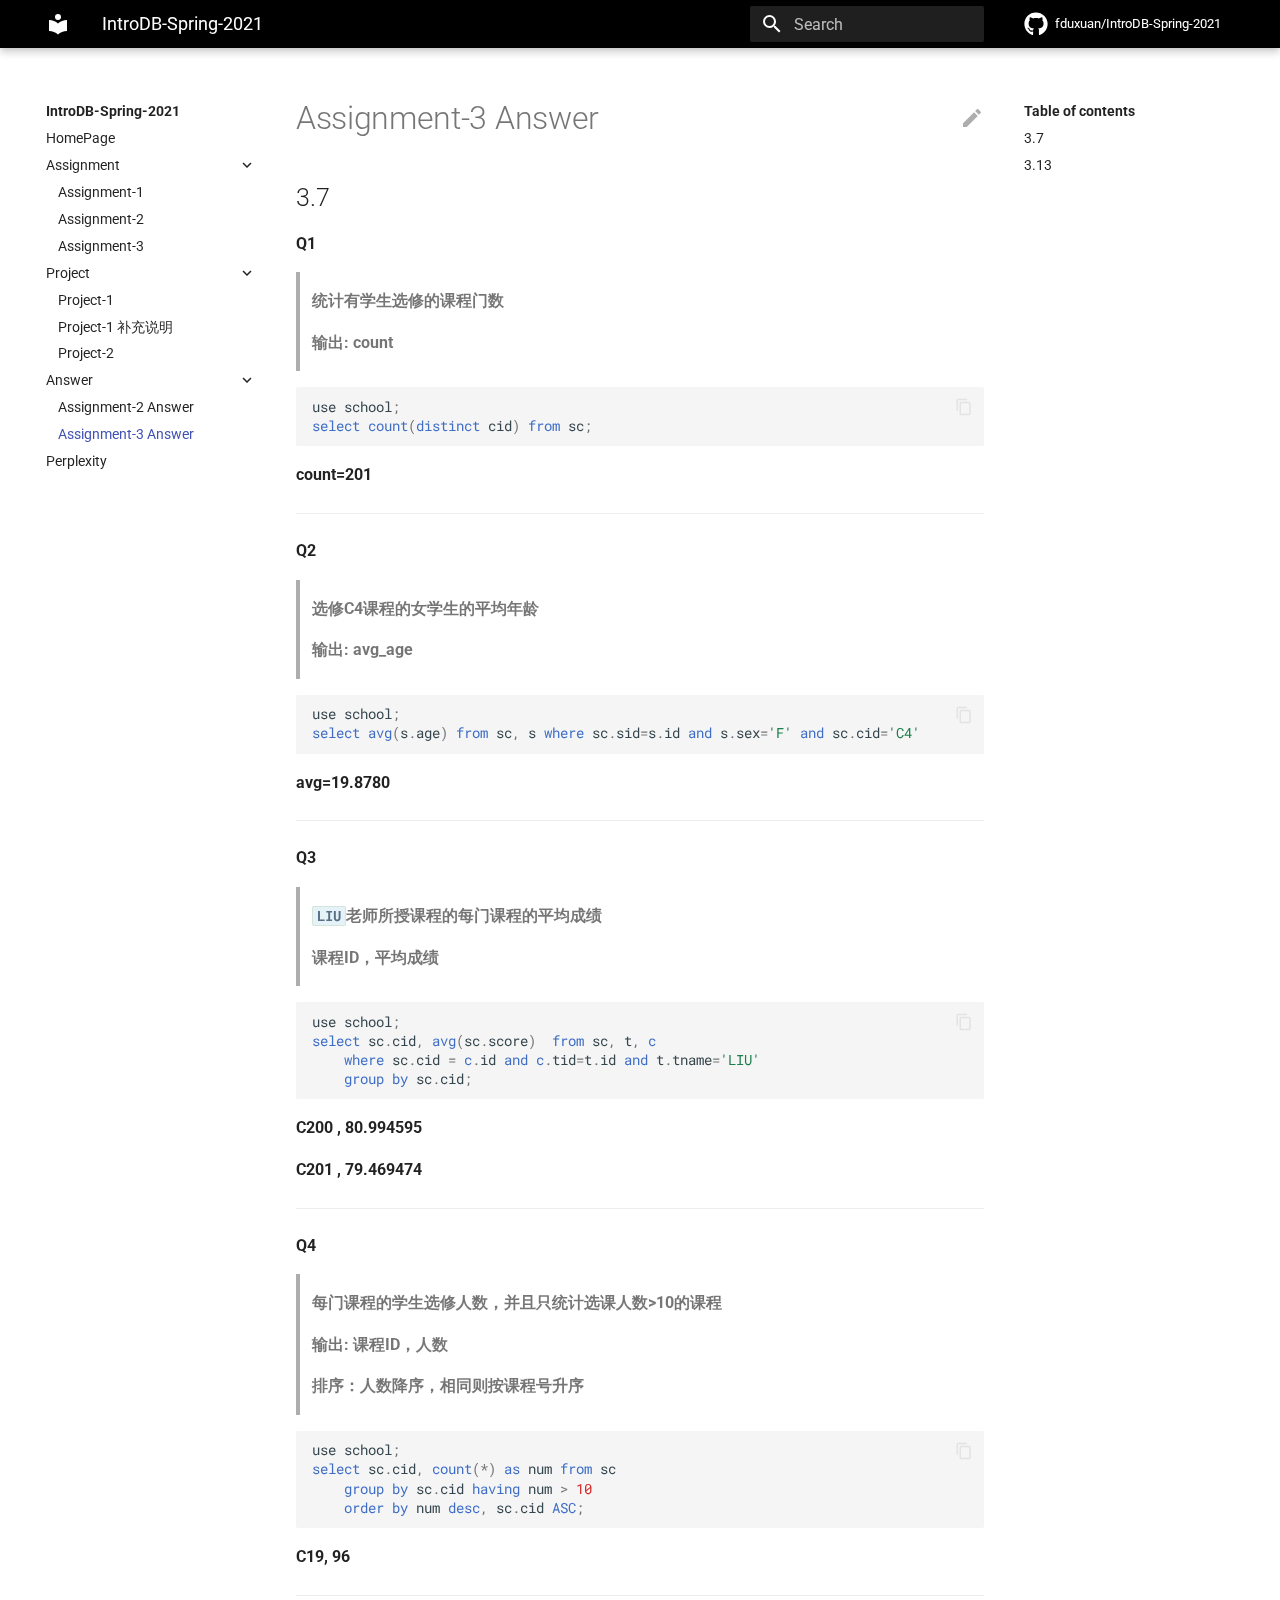
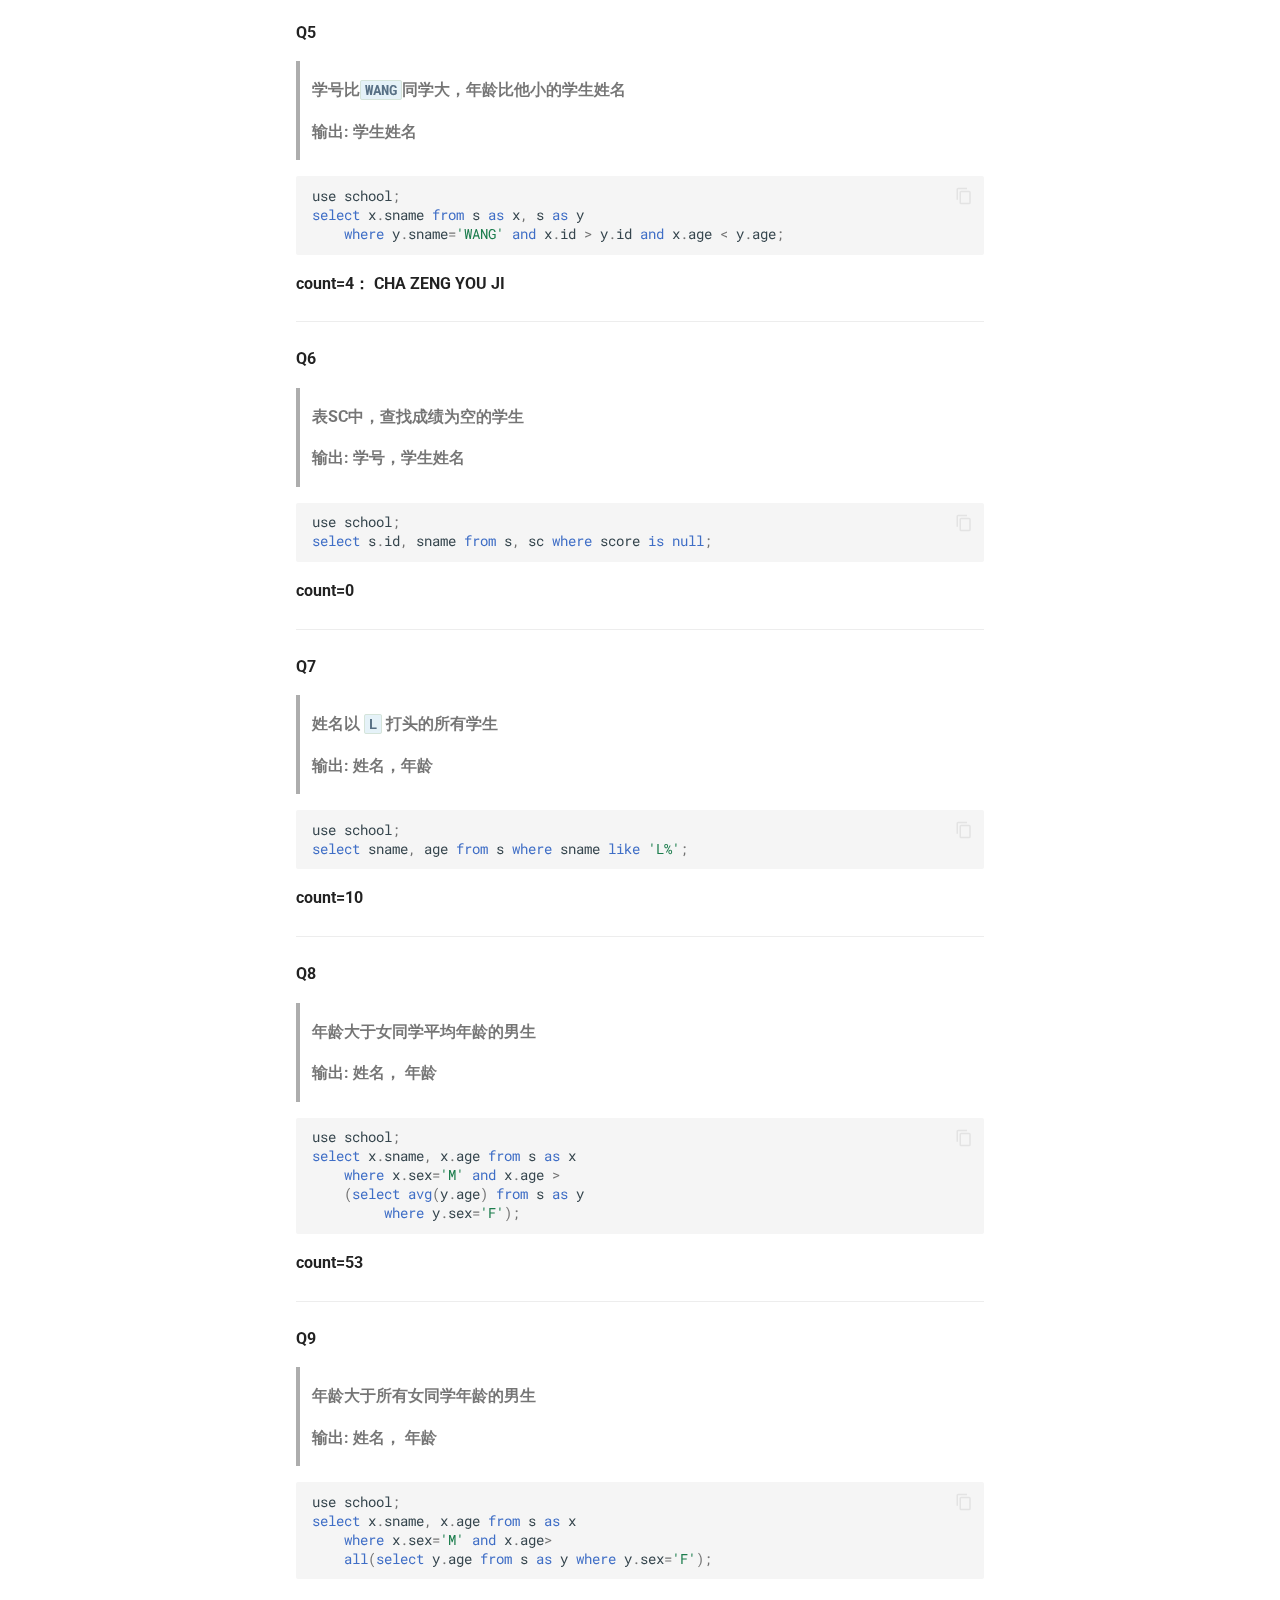
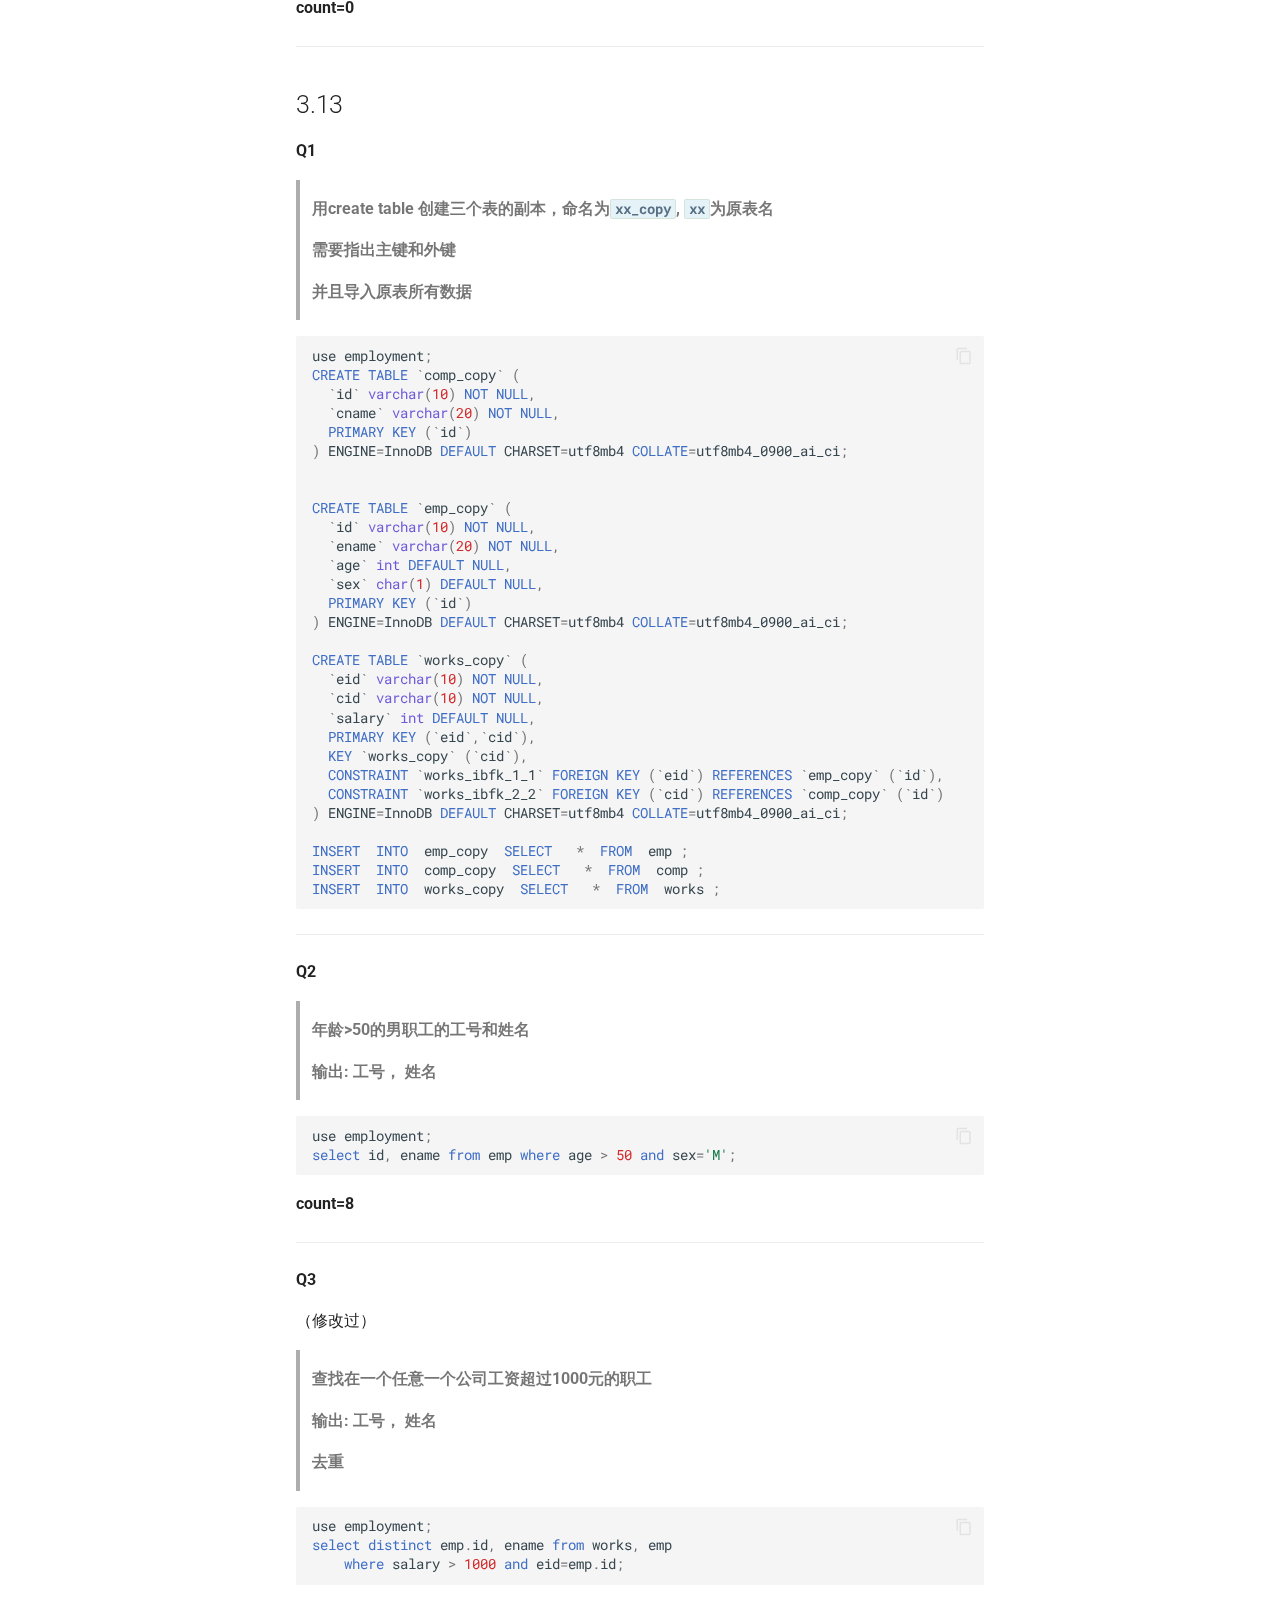
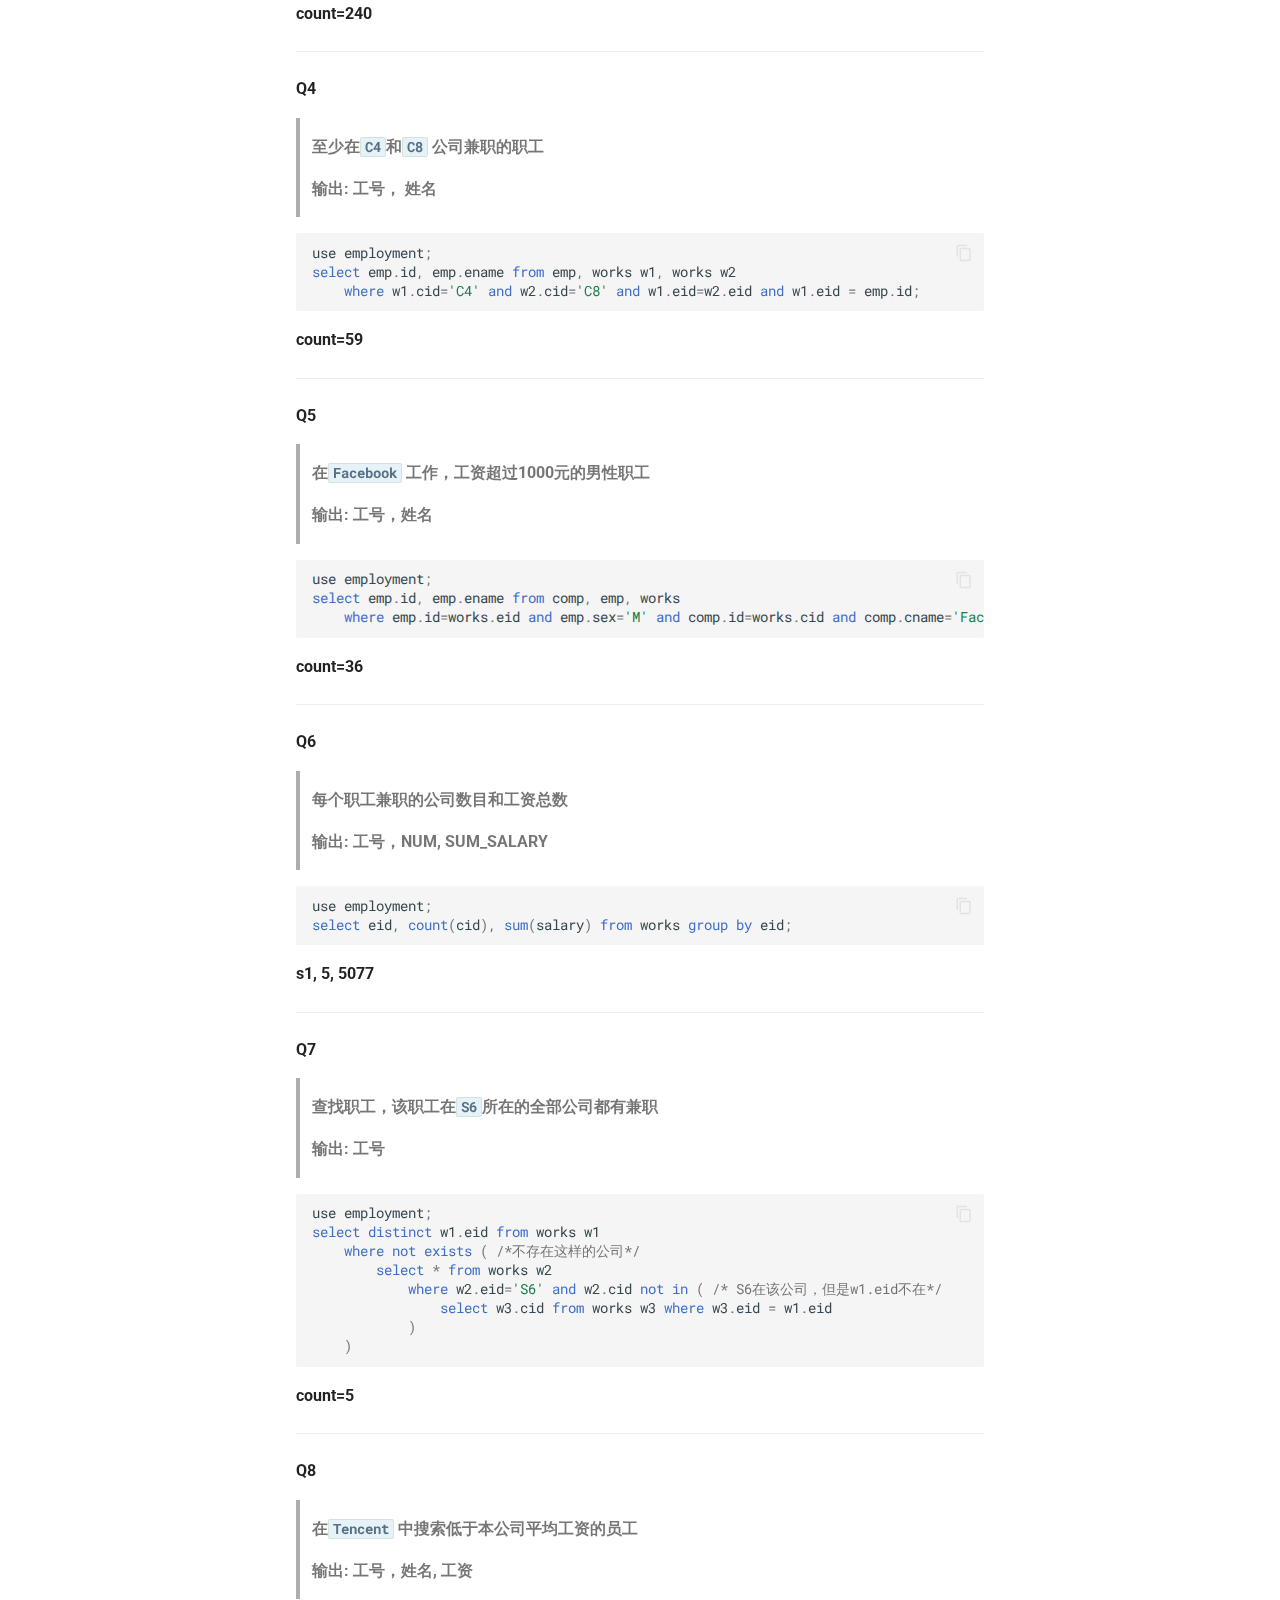
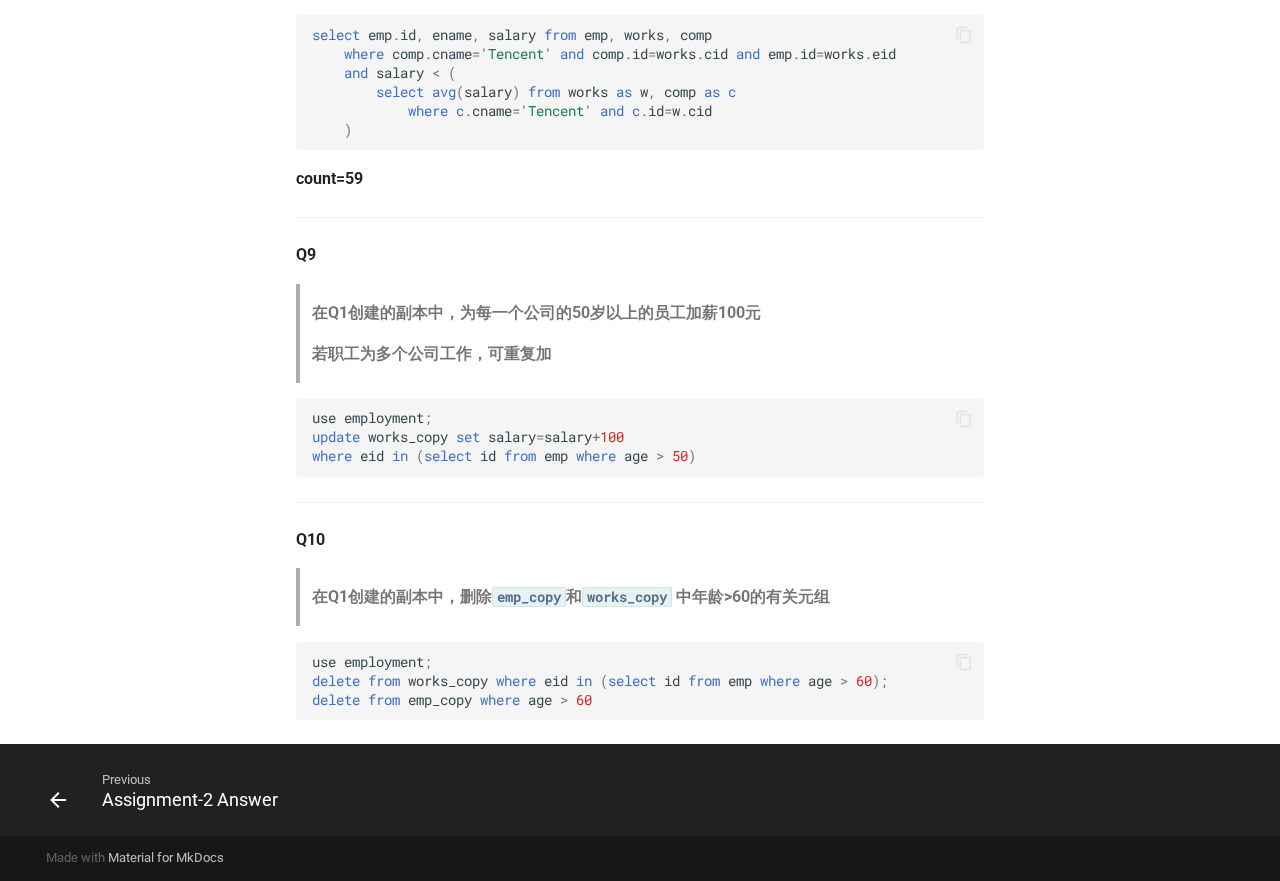
<file: Answer/assignment-3/index.html>
<!doctype html>
<html lang="en" class="no-js">
  <head>
    
      <meta charset="utf-8">
      <meta name="viewport" content="width=device-width,initial-scale=1">
      
      
      
      
        <link rel="canonical" href="https://fduxuan.github.io/IntroDB-Spring-2021/Answer/assignment-3/">
      
      <link rel="icon" href="../../assets/images/favicon.png">
      <meta name="generator" content="mkdocs-1.1.2, mkdocs-material-7.1.3">
    
    
      
        <title>Assignment-3 Answer - IntroDB-Spring-2021</title>
      
    
    
      <link rel="stylesheet" href="../../assets/stylesheets/main.e35208c4.min.css">
      
        
        <link rel="stylesheet" href="../../assets/stylesheets/palette.ef6f36e2.min.css">
        
          
          
          <meta name="theme-color" content="#000000">
        
      
    
    
    
      
        
        <link rel="preconnect" href="https://fonts.gstatic.com" crossorigin>
        <link rel="stylesheet" href="https://fonts.googleapis.com/css?family=Roboto:300,400,400i,700%7CRoboto+Mono&display=fallback">
        <style>:root{--md-text-font-family:"Roboto";--md-code-font-family:"Roboto Mono"}</style>
      
    
    
    
      <link rel="stylesheet" href="../../stylesheets/extra.css">
    
    
      
    
    
  </head>
  
  
    
    
    
    
    
    <body dir="ltr" data-md-color-scheme="" data-md-color-primary="black" data-md-color-accent="light-blue">
  
    
    <script>function __prefix(e){return new URL("../..",location).pathname+"."+e}function __get(e,t=localStorage){return JSON.parse(t.getItem(__prefix(e)))}</script>
    
    <input class="md-toggle" data-md-toggle="drawer" type="checkbox" id="__drawer" autocomplete="off">
    <input class="md-toggle" data-md-toggle="search" type="checkbox" id="__search" autocomplete="off">
    <label class="md-overlay" for="__drawer"></label>
    <div data-md-component="skip">
      
        
        <a href="#assignment-3-answer" class="md-skip">
          Skip to content
        </a>
      
    </div>
    <div data-md-component="announce">
      
    </div>
    
      <header class="md-header" data-md-component="header">
  <nav class="md-header__inner md-grid" aria-label="Header">
    <a href="../.." title="IntroDB-Spring-2021" class="md-header__button md-logo" aria-label="IntroDB-Spring-2021" data-md-component="logo">
      
  
  <svg xmlns="http://www.w3.org/2000/svg" viewBox="0 0 24 24"><path d="M12 8a3 3 0 0 0 3-3 3 3 0 0 0-3-3 3 3 0 0 0-3 3 3 3 0 0 0 3 3m0 3.54C9.64 9.35 6.5 8 3 8v11c3.5 0 6.64 1.35 9 3.54 2.36-2.19 5.5-3.54 9-3.54V8c-3.5 0-6.64 1.35-9 3.54z"/></svg>

    </a>
    <label class="md-header__button md-icon" for="__drawer">
      <svg xmlns="http://www.w3.org/2000/svg" viewBox="0 0 24 24"><path d="M3 6h18v2H3V6m0 5h18v2H3v-2m0 5h18v2H3v-2z"/></svg>
    </label>
    <div class="md-header__title" data-md-component="header-title">
      <div class="md-header__ellipsis">
        <div class="md-header__topic">
          <span class="md-ellipsis">
            IntroDB-Spring-2021
          </span>
        </div>
        <div class="md-header__topic" data-md-component="header-topic">
          <span class="md-ellipsis">
            
              Assignment-3 Answer
            
          </span>
        </div>
      </div>
    </div>
    
    
    
      <label class="md-header__button md-icon" for="__search">
        <svg xmlns="http://www.w3.org/2000/svg" viewBox="0 0 24 24"><path d="M9.5 3A6.5 6.5 0 0 1 16 9.5c0 1.61-.59 3.09-1.56 4.23l.27.27h.79l5 5-1.5 1.5-5-5v-.79l-.27-.27A6.516 6.516 0 0 1 9.5 16 6.5 6.5 0 0 1 3 9.5 6.5 6.5 0 0 1 9.5 3m0 2C7 5 5 7 5 9.5S7 14 9.5 14 14 12 14 9.5 12 5 9.5 5z"/></svg>
      </label>
      
<div class="md-search" data-md-component="search" role="dialog">
  <label class="md-search__overlay" for="__search"></label>
  <div class="md-search__inner" role="search">
    <form class="md-search__form" name="search">
      <input type="text" class="md-search__input" name="query" aria-label="Search" placeholder="Search" autocapitalize="off" autocorrect="off" autocomplete="off" spellcheck="false" data-md-component="search-query" data-md-state="active" required>
      <label class="md-search__icon md-icon" for="__search">
        <svg xmlns="http://www.w3.org/2000/svg" viewBox="0 0 24 24"><path d="M9.5 3A6.5 6.5 0 0 1 16 9.5c0 1.61-.59 3.09-1.56 4.23l.27.27h.79l5 5-1.5 1.5-5-5v-.79l-.27-.27A6.516 6.516 0 0 1 9.5 16 6.5 6.5 0 0 1 3 9.5 6.5 6.5 0 0 1 9.5 3m0 2C7 5 5 7 5 9.5S7 14 9.5 14 14 12 14 9.5 12 5 9.5 5z"/></svg>
        <svg xmlns="http://www.w3.org/2000/svg" viewBox="0 0 24 24"><path d="M20 11v2H8l5.5 5.5-1.42 1.42L4.16 12l7.92-7.92L13.5 5.5 8 11h12z"/></svg>
      </label>
      <button type="reset" class="md-search__icon md-icon" aria-label="Clear" tabindex="-1">
        <svg xmlns="http://www.w3.org/2000/svg" viewBox="0 0 24 24"><path d="M19 6.41 17.59 5 12 10.59 6.41 5 5 6.41 10.59 12 5 17.59 6.41 19 12 13.41 17.59 19 19 17.59 13.41 12 19 6.41z"/></svg>
      </button>
    </form>
    <div class="md-search__output">
      <div class="md-search__scrollwrap" data-md-scrollfix>
        <div class="md-search-result" data-md-component="search-result">
          <div class="md-search-result__meta">
            Initializing search
          </div>
          <ol class="md-search-result__list"></ol>
        </div>
      </div>
    </div>
  </div>
</div>
    
    
      <div class="md-header__source">
        
<a href="https://github.com/fduxuan/IntroDB-Spring-2021/" title="Go to repository" class="md-source" data-md-component="source">
  <div class="md-source__icon md-icon">
    
    <svg xmlns="http://www.w3.org/2000/svg" viewBox="0 0 496 512"><path d="M165.9 397.4c0 2-2.3 3.6-5.2 3.6-3.3.3-5.6-1.3-5.6-3.6 0-2 2.3-3.6 5.2-3.6 3-.3 5.6 1.3 5.6 3.6zm-31.1-4.5c-.7 2 1.3 4.3 4.3 4.9 2.6 1 5.6 0 6.2-2s-1.3-4.3-4.3-5.2c-2.6-.7-5.5.3-6.2 2.3zm44.2-1.7c-2.9.7-4.9 2.6-4.6 4.9.3 2 2.9 3.3 5.9 2.6 2.9-.7 4.9-2.6 4.6-4.6-.3-1.9-3-3.2-5.9-2.9zM244.8 8C106.1 8 0 113.3 0 252c0 110.9 69.8 205.8 169.5 239.2 12.8 2.3 17.3-5.6 17.3-12.1 0-6.2-.3-40.4-.3-61.4 0 0-70 15-84.7-29.8 0 0-11.4-29.1-27.8-36.6 0 0-22.9-15.7 1.6-15.4 0 0 24.9 2 38.6 25.8 21.9 38.6 58.6 27.5 72.9 20.9 2.3-16 8.8-27.1 16-33.7-55.9-6.2-112.3-14.3-112.3-110.5 0-27.5 7.6-41.3 23.6-58.9-2.6-6.5-11.1-33.3 2.6-67.9 20.9-6.5 69 27 69 27 20-5.6 41.5-8.5 62.8-8.5s42.8 2.9 62.8 8.5c0 0 48.1-33.6 69-27 13.7 34.7 5.2 61.4 2.6 67.9 16 17.7 25.8 31.5 25.8 58.9 0 96.5-58.9 104.2-114.8 110.5 9.2 7.9 17 22.9 17 46.4 0 33.7-.3 75.4-.3 83.6 0 6.5 4.6 14.4 17.3 12.1C428.2 457.8 496 362.9 496 252 496 113.3 383.5 8 244.8 8zM97.2 352.9c-1.3 1-1 3.3.7 5.2 1.6 1.6 3.9 2.3 5.2 1 1.3-1 1-3.3-.7-5.2-1.6-1.6-3.9-2.3-5.2-1zm-10.8-8.1c-.7 1.3.3 2.9 2.3 3.9 1.6 1 3.6.7 4.3-.7.7-1.3-.3-2.9-2.3-3.9-2-.6-3.6-.3-4.3.7zm32.4 35.6c-1.6 1.3-1 4.3 1.3 6.2 2.3 2.3 5.2 2.6 6.5 1 1.3-1.3.7-4.3-1.3-6.2-2.2-2.3-5.2-2.6-6.5-1zm-11.4-14.7c-1.6 1-1.6 3.6 0 5.9 1.6 2.3 4.3 3.3 5.6 2.3 1.6-1.3 1.6-3.9 0-6.2-1.4-2.3-4-3.3-5.6-2z"/></svg>
  </div>
  <div class="md-source__repository">
    fduxuan/IntroDB-Spring-2021
  </div>
</a>
      </div>
    
  </nav>
</header>
    
    <div class="md-container" data-md-component="container">
      
      
        
      
      <main class="md-main" data-md-component="main">
        <div class="md-main__inner md-grid">
          
            
              
              <div class="md-sidebar md-sidebar--primary" data-md-component="sidebar" data-md-type="navigation" >
                <div class="md-sidebar__scrollwrap">
                  <div class="md-sidebar__inner">
                    


<nav class="md-nav md-nav--primary" aria-label="Navigation" data-md-level="0">
  <label class="md-nav__title" for="__drawer">
    <a href="../.." title="IntroDB-Spring-2021" class="md-nav__button md-logo" aria-label="IntroDB-Spring-2021" data-md-component="logo">
      
  
  <svg xmlns="http://www.w3.org/2000/svg" viewBox="0 0 24 24"><path d="M12 8a3 3 0 0 0 3-3 3 3 0 0 0-3-3 3 3 0 0 0-3 3 3 3 0 0 0 3 3m0 3.54C9.64 9.35 6.5 8 3 8v11c3.5 0 6.64 1.35 9 3.54 2.36-2.19 5.5-3.54 9-3.54V8c-3.5 0-6.64 1.35-9 3.54z"/></svg>

    </a>
    IntroDB-Spring-2021
  </label>
  
    <div class="md-nav__source">
      
<a href="https://github.com/fduxuan/IntroDB-Spring-2021/" title="Go to repository" class="md-source" data-md-component="source">
  <div class="md-source__icon md-icon">
    
    <svg xmlns="http://www.w3.org/2000/svg" viewBox="0 0 496 512"><path d="M165.9 397.4c0 2-2.3 3.6-5.2 3.6-3.3.3-5.6-1.3-5.6-3.6 0-2 2.3-3.6 5.2-3.6 3-.3 5.6 1.3 5.6 3.6zm-31.1-4.5c-.7 2 1.3 4.3 4.3 4.9 2.6 1 5.6 0 6.2-2s-1.3-4.3-4.3-5.2c-2.6-.7-5.5.3-6.2 2.3zm44.2-1.7c-2.9.7-4.9 2.6-4.6 4.9.3 2 2.9 3.3 5.9 2.6 2.9-.7 4.9-2.6 4.6-4.6-.3-1.9-3-3.2-5.9-2.9zM244.8 8C106.1 8 0 113.3 0 252c0 110.9 69.8 205.8 169.5 239.2 12.8 2.3 17.3-5.6 17.3-12.1 0-6.2-.3-40.4-.3-61.4 0 0-70 15-84.7-29.8 0 0-11.4-29.1-27.8-36.6 0 0-22.9-15.7 1.6-15.4 0 0 24.9 2 38.6 25.8 21.9 38.6 58.6 27.5 72.9 20.9 2.3-16 8.8-27.1 16-33.7-55.9-6.2-112.3-14.3-112.3-110.5 0-27.5 7.6-41.3 23.6-58.9-2.6-6.5-11.1-33.3 2.6-67.9 20.9-6.5 69 27 69 27 20-5.6 41.5-8.5 62.8-8.5s42.8 2.9 62.8 8.5c0 0 48.1-33.6 69-27 13.7 34.7 5.2 61.4 2.6 67.9 16 17.7 25.8 31.5 25.8 58.9 0 96.5-58.9 104.2-114.8 110.5 9.2 7.9 17 22.9 17 46.4 0 33.7-.3 75.4-.3 83.6 0 6.5 4.6 14.4 17.3 12.1C428.2 457.8 496 362.9 496 252 496 113.3 383.5 8 244.8 8zM97.2 352.9c-1.3 1-1 3.3.7 5.2 1.6 1.6 3.9 2.3 5.2 1 1.3-1 1-3.3-.7-5.2-1.6-1.6-3.9-2.3-5.2-1zm-10.8-8.1c-.7 1.3.3 2.9 2.3 3.9 1.6 1 3.6.7 4.3-.7.7-1.3-.3-2.9-2.3-3.9-2-.6-3.6-.3-4.3.7zm32.4 35.6c-1.6 1.3-1 4.3 1.3 6.2 2.3 2.3 5.2 2.6 6.5 1 1.3-1.3.7-4.3-1.3-6.2-2.2-2.3-5.2-2.6-6.5-1zm-11.4-14.7c-1.6 1-1.6 3.6 0 5.9 1.6 2.3 4.3 3.3 5.6 2.3 1.6-1.3 1.6-3.9 0-6.2-1.4-2.3-4-3.3-5.6-2z"/></svg>
  </div>
  <div class="md-source__repository">
    fduxuan/IntroDB-Spring-2021
  </div>
</a>
    </div>
  
  <ul class="md-nav__list" data-md-scrollfix>
    
      
      
      

  
  
  
    <li class="md-nav__item">
      <a href="../.." class="md-nav__link">
        HomePage
      </a>
    </li>
  

    
      
      
      

  
  
  
    
    <li class="md-nav__item md-nav__item--nested">
      
      
        <input class="md-nav__toggle md-toggle" data-md-toggle="__nav_2" data-md-state="indeterminate" type="checkbox" id="__nav_2" checked>
      
      <label class="md-nav__link" for="__nav_2">
        Assignment
        <span class="md-nav__icon md-icon"></span>
      </label>
      <nav class="md-nav" aria-label="Assignment" data-md-level="1">
        <label class="md-nav__title" for="__nav_2">
          <span class="md-nav__icon md-icon"></span>
          Assignment
        </label>
        <ul class="md-nav__list" data-md-scrollfix>
          
            
  
  
  
    <li class="md-nav__item">
      <a href="../../Assignment/assignment1/" class="md-nav__link">
        Assignment-1
      </a>
    </li>
  

          
            
  
  
  
    <li class="md-nav__item">
      <a href="../../Assignment/assignment2/" class="md-nav__link">
        Assignment-2
      </a>
    </li>
  

          
            
  
  
  
    <li class="md-nav__item">
      <a href="../../Assignment/assignment3/" class="md-nav__link">
        Assignment-3
      </a>
    </li>
  

          
        </ul>
      </nav>
    </li>
  

    
      
      
      

  
  
  
    
    <li class="md-nav__item md-nav__item--nested">
      
      
        <input class="md-nav__toggle md-toggle" data-md-toggle="__nav_3" data-md-state="indeterminate" type="checkbox" id="__nav_3" checked>
      
      <label class="md-nav__link" for="__nav_3">
        Project
        <span class="md-nav__icon md-icon"></span>
      </label>
      <nav class="md-nav" aria-label="Project" data-md-level="1">
        <label class="md-nav__title" for="__nav_3">
          <span class="md-nav__icon md-icon"></span>
          Project
        </label>
        <ul class="md-nav__list" data-md-scrollfix>
          
            
  
  
  
    <li class="md-nav__item">
      <a href="../../Project/project-1/" class="md-nav__link">
        Project-1
      </a>
    </li>
  

          
            
  
  
  
    <li class="md-nav__item">
      <a href="../../Project/project-1%E8%A1%A5%E5%85%85%E8%AF%B4%E6%98%8E/" class="md-nav__link">
        Project-1 补充说明
      </a>
    </li>
  

          
            
  
  
  
    <li class="md-nav__item">
      <a href="../../Project/project-2/" class="md-nav__link">
        Project-2
      </a>
    </li>
  

          
        </ul>
      </nav>
    </li>
  

    
      
      
      

  
  
    
  
  
    
    <li class="md-nav__item md-nav__item--active md-nav__item--nested">
      
      
        <input class="md-nav__toggle md-toggle" data-md-toggle="__nav_4" type="checkbox" id="__nav_4" checked>
      
      <label class="md-nav__link" for="__nav_4">
        Answer
        <span class="md-nav__icon md-icon"></span>
      </label>
      <nav class="md-nav" aria-label="Answer" data-md-level="1">
        <label class="md-nav__title" for="__nav_4">
          <span class="md-nav__icon md-icon"></span>
          Answer
        </label>
        <ul class="md-nav__list" data-md-scrollfix>
          
            
  
  
  
    <li class="md-nav__item">
      <a href="../assignment-2/" class="md-nav__link">
        Assignment-2 Answer
      </a>
    </li>
  

          
            
  
  
    
  
  
    <li class="md-nav__item md-nav__item--active">
      
      <input class="md-nav__toggle md-toggle" data-md-toggle="toc" type="checkbox" id="__toc">
      
      
        
      
      
        <label class="md-nav__link md-nav__link--active" for="__toc">
          Assignment-3 Answer
          <span class="md-nav__icon md-icon"></span>
        </label>
      
      <a href="./" class="md-nav__link md-nav__link--active">
        Assignment-3 Answer
      </a>
      
        
<nav class="md-nav md-nav--secondary" aria-label="Table of contents">
  
  
  
    
  
  
    <label class="md-nav__title" for="__toc">
      <span class="md-nav__icon md-icon"></span>
      Table of contents
    </label>
    <ul class="md-nav__list" data-md-component="toc" data-md-scrollfix>
      
        <li class="md-nav__item">
  <a href="#37" class="md-nav__link">
    3.7
  </a>
  
</li>
      
        <li class="md-nav__item">
  <a href="#313" class="md-nav__link">
    3.13
  </a>
  
</li>
      
    </ul>
  
</nav>
      
    </li>
  

          
        </ul>
      </nav>
    </li>
  

    
      
      
      

  
  
  
    <li class="md-nav__item">
      <a href="../../perplexity.md" class="md-nav__link">
        Perplexity
      </a>
    </li>
  

    
  </ul>
</nav>
                  </div>
                </div>
              </div>
            
            
              
              <div class="md-sidebar md-sidebar--secondary" data-md-component="sidebar" data-md-type="toc" >
                <div class="md-sidebar__scrollwrap">
                  <div class="md-sidebar__inner">
                    
<nav class="md-nav md-nav--secondary" aria-label="Table of contents">
  
  
  
    
  
  
    <label class="md-nav__title" for="__toc">
      <span class="md-nav__icon md-icon"></span>
      Table of contents
    </label>
    <ul class="md-nav__list" data-md-component="toc" data-md-scrollfix>
      
        <li class="md-nav__item">
  <a href="#37" class="md-nav__link">
    3.7
  </a>
  
</li>
      
        <li class="md-nav__item">
  <a href="#313" class="md-nav__link">
    3.13
  </a>
  
</li>
      
    </ul>
  
</nav>
                  </div>
                </div>
              </div>
            
          
          <div class="md-content" data-md-component="content">
            <article class="md-content__inner md-typeset">
              
                
                  <a href="https://github.com/fduxuan/IntroDB-Spring-2021/edit/master/docs/Answer/assignment-3.md" title="Edit this page" class="md-content__button md-icon">
                    <svg xmlns="http://www.w3.org/2000/svg" viewBox="0 0 24 24"><path d="M20.71 7.04c.39-.39.39-1.04 0-1.41l-2.34-2.34c-.37-.39-1.02-.39-1.41 0l-1.84 1.83 3.75 3.75M3 17.25V21h3.75L17.81 9.93l-3.75-3.75L3 17.25z"/></svg>
                  </a>
                
                
                <h1 id="assignment-3-answer">Assignment-3 Answer</h1>
<h2 id="37">3.7</h2>
<p><strong>Q1</strong></p>
<blockquote>
<p><strong>统计有学生选修的课程门数</strong></p>
<p><strong>输出: count</strong></p>
</blockquote>
<div class="highlight"><pre><span></span><code><span class="n">use</span> <span class="n">school</span><span class="p">;</span>
<span class="k">select</span> <span class="k">count</span><span class="p">(</span><span class="k">distinct</span> <span class="n">cid</span><span class="p">)</span> <span class="k">from</span> <span class="n">sc</span><span class="p">;</span>
</code></pre></div>
<p><strong>count=201</strong></p>
<hr />
<p><strong>Q2</strong></p>
<blockquote>
<p><strong>选修C4课程的女学生的平均年龄</strong></p>
<p><strong>输出: avg_age</strong></p>
</blockquote>
<div class="highlight"><pre><span></span><code><span class="n">use</span> <span class="n">school</span><span class="p">;</span>
<span class="k">select</span> <span class="k">avg</span><span class="p">(</span><span class="n">s</span><span class="p">.</span><span class="n">age</span><span class="p">)</span> <span class="k">from</span> <span class="n">sc</span><span class="p">,</span> <span class="n">s</span> <span class="k">where</span> <span class="n">sc</span><span class="p">.</span><span class="n">sid</span><span class="o">=</span><span class="n">s</span><span class="p">.</span><span class="n">id</span> <span class="k">and</span> <span class="n">s</span><span class="p">.</span><span class="n">sex</span><span class="o">=</span><span class="s1">&#39;F&#39;</span> <span class="k">and</span> <span class="n">sc</span><span class="p">.</span><span class="n">cid</span><span class="o">=</span><span class="s1">&#39;C4&#39;</span>
</code></pre></div>
<p><strong>avg=19.8780</strong></p>
<hr />
<p><strong>Q3</strong></p>
<blockquote>
<p><strong><code>LIU</code>老师所授课程的每门课程的平均成绩</strong></p>
<p><strong>课程ID，平均成绩</strong></p>
</blockquote>
<div class="highlight"><pre><span></span><code><span class="n">use</span> <span class="n">school</span><span class="p">;</span>
<span class="k">select</span> <span class="n">sc</span><span class="p">.</span><span class="n">cid</span><span class="p">,</span> <span class="k">avg</span><span class="p">(</span><span class="n">sc</span><span class="p">.</span><span class="n">score</span><span class="p">)</span>  <span class="k">from</span> <span class="n">sc</span><span class="p">,</span> <span class="n">t</span><span class="p">,</span> <span class="k">c</span> 
    <span class="k">where</span> <span class="n">sc</span><span class="p">.</span><span class="n">cid</span> <span class="o">=</span> <span class="k">c</span><span class="p">.</span><span class="n">id</span> <span class="k">and</span> <span class="k">c</span><span class="p">.</span><span class="n">tid</span><span class="o">=</span><span class="n">t</span><span class="p">.</span><span class="n">id</span> <span class="k">and</span> <span class="n">t</span><span class="p">.</span><span class="n">tname</span><span class="o">=</span><span class="s1">&#39;LIU&#39;</span>
    <span class="k">group</span> <span class="k">by</span> <span class="n">sc</span><span class="p">.</span><span class="n">cid</span><span class="p">;</span>
</code></pre></div>
<p><strong>C200 , 80.994595</strong></p>
<p><strong>C201 , 79.469474</strong></p>
<hr />
<p><strong>Q4</strong></p>
<blockquote>
<p><strong>每门课程的学生选修人数，并且只统计选课人数&gt;10的课程</strong></p>
<p><strong>输出: 课程ID，人数</strong></p>
<p><strong>排序：人数降序，相同则按课程号升序</strong></p>
</blockquote>
<div class="highlight"><pre><span></span><code><span class="n">use</span> <span class="n">school</span><span class="p">;</span>
<span class="k">select</span> <span class="n">sc</span><span class="p">.</span><span class="n">cid</span><span class="p">,</span> <span class="k">count</span><span class="p">(</span><span class="o">*</span><span class="p">)</span> <span class="k">as</span> <span class="n">num</span> <span class="k">from</span> <span class="n">sc</span> 
    <span class="k">group</span> <span class="k">by</span> <span class="n">sc</span><span class="p">.</span><span class="n">cid</span> <span class="k">having</span> <span class="n">num</span> <span class="o">&gt;</span> <span class="mi">10</span>
    <span class="k">order</span> <span class="k">by</span> <span class="n">num</span> <span class="k">desc</span><span class="p">,</span> <span class="n">sc</span><span class="p">.</span><span class="n">cid</span> <span class="k">ASC</span><span class="p">;</span>
</code></pre></div>
<p><strong>C19, 96</strong></p>
<hr />
<p><strong>Q5</strong></p>
<blockquote>
<p><strong>学号比<code>WANG</code>同学大，年龄比他小的学生姓名</strong></p>
<p><strong>输出: 学生姓名</strong></p>
</blockquote>
<div class="highlight"><pre><span></span><code><span class="n">use</span> <span class="n">school</span><span class="p">;</span>
<span class="k">select</span> <span class="n">x</span><span class="p">.</span><span class="n">sname</span> <span class="k">from</span> <span class="n">s</span> <span class="k">as</span> <span class="n">x</span><span class="p">,</span> <span class="n">s</span> <span class="k">as</span> <span class="n">y</span>
    <span class="k">where</span> <span class="n">y</span><span class="p">.</span><span class="n">sname</span><span class="o">=</span><span class="s1">&#39;WANG&#39;</span> <span class="k">and</span> <span class="n">x</span><span class="p">.</span><span class="n">id</span> <span class="o">&gt;</span> <span class="n">y</span><span class="p">.</span><span class="n">id</span> <span class="k">and</span> <span class="n">x</span><span class="p">.</span><span class="n">age</span> <span class="o">&lt;</span> <span class="n">y</span><span class="p">.</span><span class="n">age</span><span class="p">;</span>
</code></pre></div>
<p><strong>count=4： CHA ZENG YOU JI</strong></p>
<hr />
<p><strong>Q6</strong></p>
<blockquote>
<p><strong>表SC中，查找成绩为空的学生</strong></p>
<p><strong>输出: 学号，学生姓名</strong></p>
</blockquote>
<div class="highlight"><pre><span></span><code><span class="n">use</span> <span class="n">school</span><span class="p">;</span>
<span class="k">select</span> <span class="n">s</span><span class="p">.</span><span class="n">id</span><span class="p">,</span> <span class="n">sname</span> <span class="k">from</span> <span class="n">s</span><span class="p">,</span> <span class="n">sc</span> <span class="k">where</span> <span class="n">score</span> <span class="k">is</span> <span class="k">null</span><span class="p">;</span>
</code></pre></div>
<p><strong>count=0</strong></p>
<hr />
<p><strong>Q7</strong></p>
<blockquote>
<p><strong>姓名以 <code>L</code> 打头的所有学生</strong></p>
<p><strong>输出: 姓名，年龄</strong></p>
</blockquote>
<div class="highlight"><pre><span></span><code><span class="n">use</span> <span class="n">school</span><span class="p">;</span>
<span class="k">select</span> <span class="n">sname</span><span class="p">,</span> <span class="n">age</span> <span class="k">from</span> <span class="n">s</span> <span class="k">where</span> <span class="n">sname</span> <span class="k">like</span> <span class="s1">&#39;L%&#39;</span><span class="p">;</span>
</code></pre></div>
<p><strong>count=10</strong></p>
<hr />
<p><strong>Q8</strong></p>
<blockquote>
<p><strong>年龄大于女同学平均年龄的男生</strong></p>
<p><strong>输出: 姓名， 年龄</strong></p>
</blockquote>
<div class="highlight"><pre><span></span><code><span class="n">use</span> <span class="n">school</span><span class="p">;</span>
<span class="k">select</span> <span class="n">x</span><span class="p">.</span><span class="n">sname</span><span class="p">,</span> <span class="n">x</span><span class="p">.</span><span class="n">age</span> <span class="k">from</span> <span class="n">s</span> <span class="k">as</span> <span class="n">x</span>
    <span class="k">where</span> <span class="n">x</span><span class="p">.</span><span class="n">sex</span><span class="o">=</span><span class="s1">&#39;M&#39;</span> <span class="k">and</span> <span class="n">x</span><span class="p">.</span><span class="n">age</span> <span class="o">&gt;</span> 
    <span class="p">(</span><span class="k">select</span> <span class="k">avg</span><span class="p">(</span><span class="n">y</span><span class="p">.</span><span class="n">age</span><span class="p">)</span> <span class="k">from</span> <span class="n">s</span> <span class="k">as</span> <span class="n">y</span>
         <span class="k">where</span> <span class="n">y</span><span class="p">.</span><span class="n">sex</span><span class="o">=</span><span class="s1">&#39;F&#39;</span><span class="p">);</span>
</code></pre></div>
<p><strong>count=53</strong></p>
<hr />
<p><strong>Q9</strong></p>
<blockquote>
<p><strong>年龄大于所有女同学年龄的男生</strong></p>
<p><strong>输出: 姓名， 年龄</strong></p>
</blockquote>
<div class="highlight"><pre><span></span><code><span class="n">use</span> <span class="n">school</span><span class="p">;</span>
<span class="k">select</span> <span class="n">x</span><span class="p">.</span><span class="n">sname</span><span class="p">,</span> <span class="n">x</span><span class="p">.</span><span class="n">age</span> <span class="k">from</span> <span class="n">s</span> <span class="k">as</span> <span class="n">x</span>
    <span class="k">where</span> <span class="n">x</span><span class="p">.</span><span class="n">sex</span><span class="o">=</span><span class="s1">&#39;M&#39;</span> <span class="k">and</span> <span class="n">x</span><span class="p">.</span><span class="n">age</span><span class="o">&gt;</span>
    <span class="k">all</span><span class="p">(</span><span class="k">select</span> <span class="n">y</span><span class="p">.</span><span class="n">age</span> <span class="k">from</span> <span class="n">s</span> <span class="k">as</span> <span class="n">y</span> <span class="k">where</span> <span class="n">y</span><span class="p">.</span><span class="n">sex</span><span class="o">=</span><span class="s1">&#39;F&#39;</span><span class="p">);</span>
</code></pre></div>
<p><strong>count=0</strong></p>
<hr />
<h2 id="313">3.13</h2>
<p><strong>Q1</strong></p>
<blockquote>
<p><strong>用create table 创建三个表的副本，命名为<code>xx_copy</code>, <code>xx</code>为原表名</strong></p>
<p><strong>需要指出主键和外键</strong></p>
<p><strong>并且导入原表所有数据</strong></p>
</blockquote>
<div class="highlight"><pre><span></span><code><span class="n">use</span> <span class="n">employment</span><span class="p">;</span>
<span class="k">CREATE</span> <span class="k">TABLE</span> <span class="o">`</span><span class="n">comp_copy</span><span class="o">`</span> <span class="p">(</span>
  <span class="o">`</span><span class="n">id</span><span class="o">`</span> <span class="nb">varchar</span><span class="p">(</span><span class="mi">10</span><span class="p">)</span> <span class="k">NOT</span> <span class="k">NULL</span><span class="p">,</span>
  <span class="o">`</span><span class="n">cname</span><span class="o">`</span> <span class="nb">varchar</span><span class="p">(</span><span class="mi">20</span><span class="p">)</span> <span class="k">NOT</span> <span class="k">NULL</span><span class="p">,</span>
  <span class="k">PRIMARY</span> <span class="k">KEY</span> <span class="p">(</span><span class="o">`</span><span class="n">id</span><span class="o">`</span><span class="p">)</span>
<span class="p">)</span> <span class="n">ENGINE</span><span class="o">=</span><span class="n">InnoDB</span> <span class="k">DEFAULT</span> <span class="n">CHARSET</span><span class="o">=</span><span class="n">utf8mb4</span> <span class="k">COLLATE</span><span class="o">=</span><span class="n">utf8mb4_0900_ai_ci</span><span class="p">;</span>


<span class="k">CREATE</span> <span class="k">TABLE</span> <span class="o">`</span><span class="n">emp_copy</span><span class="o">`</span> <span class="p">(</span>
  <span class="o">`</span><span class="n">id</span><span class="o">`</span> <span class="nb">varchar</span><span class="p">(</span><span class="mi">10</span><span class="p">)</span> <span class="k">NOT</span> <span class="k">NULL</span><span class="p">,</span>
  <span class="o">`</span><span class="n">ename</span><span class="o">`</span> <span class="nb">varchar</span><span class="p">(</span><span class="mi">20</span><span class="p">)</span> <span class="k">NOT</span> <span class="k">NULL</span><span class="p">,</span>
  <span class="o">`</span><span class="n">age</span><span class="o">`</span> <span class="nb">int</span> <span class="k">DEFAULT</span> <span class="k">NULL</span><span class="p">,</span>
  <span class="o">`</span><span class="n">sex</span><span class="o">`</span> <span class="nb">char</span><span class="p">(</span><span class="mi">1</span><span class="p">)</span> <span class="k">DEFAULT</span> <span class="k">NULL</span><span class="p">,</span>
  <span class="k">PRIMARY</span> <span class="k">KEY</span> <span class="p">(</span><span class="o">`</span><span class="n">id</span><span class="o">`</span><span class="p">)</span>
<span class="p">)</span> <span class="n">ENGINE</span><span class="o">=</span><span class="n">InnoDB</span> <span class="k">DEFAULT</span> <span class="n">CHARSET</span><span class="o">=</span><span class="n">utf8mb4</span> <span class="k">COLLATE</span><span class="o">=</span><span class="n">utf8mb4_0900_ai_ci</span><span class="p">;</span>

<span class="k">CREATE</span> <span class="k">TABLE</span> <span class="o">`</span><span class="n">works_copy</span><span class="o">`</span> <span class="p">(</span>
  <span class="o">`</span><span class="n">eid</span><span class="o">`</span> <span class="nb">varchar</span><span class="p">(</span><span class="mi">10</span><span class="p">)</span> <span class="k">NOT</span> <span class="k">NULL</span><span class="p">,</span>
  <span class="o">`</span><span class="n">cid</span><span class="o">`</span> <span class="nb">varchar</span><span class="p">(</span><span class="mi">10</span><span class="p">)</span> <span class="k">NOT</span> <span class="k">NULL</span><span class="p">,</span>
  <span class="o">`</span><span class="n">salary</span><span class="o">`</span> <span class="nb">int</span> <span class="k">DEFAULT</span> <span class="k">NULL</span><span class="p">,</span>
  <span class="k">PRIMARY</span> <span class="k">KEY</span> <span class="p">(</span><span class="o">`</span><span class="n">eid</span><span class="o">`</span><span class="p">,</span><span class="o">`</span><span class="n">cid</span><span class="o">`</span><span class="p">),</span>
  <span class="k">KEY</span> <span class="o">`</span><span class="n">works_copy</span><span class="o">`</span> <span class="p">(</span><span class="o">`</span><span class="n">cid</span><span class="o">`</span><span class="p">),</span>
  <span class="k">CONSTRAINT</span> <span class="o">`</span><span class="n">works_ibfk_1_1</span><span class="o">`</span> <span class="k">FOREIGN</span> <span class="k">KEY</span> <span class="p">(</span><span class="o">`</span><span class="n">eid</span><span class="o">`</span><span class="p">)</span> <span class="k">REFERENCES</span> <span class="o">`</span><span class="n">emp_copy</span><span class="o">`</span> <span class="p">(</span><span class="o">`</span><span class="n">id</span><span class="o">`</span><span class="p">),</span>
  <span class="k">CONSTRAINT</span> <span class="o">`</span><span class="n">works_ibfk_2_2</span><span class="o">`</span> <span class="k">FOREIGN</span> <span class="k">KEY</span> <span class="p">(</span><span class="o">`</span><span class="n">cid</span><span class="o">`</span><span class="p">)</span> <span class="k">REFERENCES</span> <span class="o">`</span><span class="n">comp_copy</span><span class="o">`</span> <span class="p">(</span><span class="o">`</span><span class="n">id</span><span class="o">`</span><span class="p">)</span>
<span class="p">)</span> <span class="n">ENGINE</span><span class="o">=</span><span class="n">InnoDB</span> <span class="k">DEFAULT</span> <span class="n">CHARSET</span><span class="o">=</span><span class="n">utf8mb4</span> <span class="k">COLLATE</span><span class="o">=</span><span class="n">utf8mb4_0900_ai_ci</span><span class="p">;</span>

<span class="k">INSERT</span>  <span class="k">INTO</span>  <span class="n">emp_copy</span>  <span class="k">SELECT</span>   <span class="o">*</span>  <span class="k">FROM</span>  <span class="n">emp</span> <span class="p">;</span>
<span class="k">INSERT</span>  <span class="k">INTO</span>  <span class="n">comp_copy</span>  <span class="k">SELECT</span>   <span class="o">*</span>  <span class="k">FROM</span>  <span class="n">comp</span> <span class="p">;</span>
<span class="k">INSERT</span>  <span class="k">INTO</span>  <span class="n">works_copy</span>  <span class="k">SELECT</span>   <span class="o">*</span>  <span class="k">FROM</span>  <span class="n">works</span> <span class="p">;</span>
</code></pre></div>
<hr />
<p><strong>Q2</strong></p>
<blockquote>
<p><strong>年龄&gt;50的男职工的工号和姓名</strong></p>
<p><strong>输出: 工号， 姓名</strong></p>
</blockquote>
<div class="highlight"><pre><span></span><code><span class="n">use</span> <span class="n">employment</span><span class="p">;</span>
<span class="k">select</span> <span class="n">id</span><span class="p">,</span> <span class="n">ename</span> <span class="k">from</span> <span class="n">emp</span> <span class="k">where</span> <span class="n">age</span> <span class="o">&gt;</span> <span class="mi">50</span> <span class="k">and</span> <span class="n">sex</span><span class="o">=</span><span class="s1">&#39;M&#39;</span><span class="p">;</span>
</code></pre></div>
<p><strong>count=8</strong></p>
<hr />
<p><strong>Q3</strong></p>
<p>（修改过）</p>
<blockquote>
<p><strong>查找在一个任意一个公司工资超过1000元的职工</strong></p>
<p><strong>输出: 工号， 姓名</strong></p>
<p><strong>去重</strong></p>
</blockquote>
<div class="highlight"><pre><span></span><code><span class="n">use</span> <span class="n">employment</span><span class="p">;</span>
<span class="k">select</span> <span class="k">distinct</span> <span class="n">emp</span><span class="p">.</span><span class="n">id</span><span class="p">,</span> <span class="n">ename</span> <span class="k">from</span> <span class="n">works</span><span class="p">,</span> <span class="n">emp</span>
    <span class="k">where</span> <span class="n">salary</span> <span class="o">&gt;</span> <span class="mi">1000</span> <span class="k">and</span> <span class="n">eid</span><span class="o">=</span><span class="n">emp</span><span class="p">.</span><span class="n">id</span><span class="p">;</span>
</code></pre></div>
<p><strong>count=240</strong></p>
<hr />
<p><strong>Q4</strong></p>
<blockquote>
<p><strong>至少在<code>C4</code>和<code>C8</code> 公司兼职的职工</strong></p>
<p><strong>输出: 工号， 姓名</strong></p>
</blockquote>
<div class="highlight"><pre><span></span><code><span class="n">use</span> <span class="n">employment</span><span class="p">;</span>
<span class="k">select</span> <span class="n">emp</span><span class="p">.</span><span class="n">id</span><span class="p">,</span> <span class="n">emp</span><span class="p">.</span><span class="n">ename</span> <span class="k">from</span> <span class="n">emp</span><span class="p">,</span> <span class="n">works</span> <span class="n">w1</span><span class="p">,</span> <span class="n">works</span> <span class="n">w2</span> 
    <span class="k">where</span> <span class="n">w1</span><span class="p">.</span><span class="n">cid</span><span class="o">=</span><span class="s1">&#39;C4&#39;</span> <span class="k">and</span> <span class="n">w2</span><span class="p">.</span><span class="n">cid</span><span class="o">=</span><span class="s1">&#39;C8&#39;</span> <span class="k">and</span> <span class="n">w1</span><span class="p">.</span><span class="n">eid</span><span class="o">=</span><span class="n">w2</span><span class="p">.</span><span class="n">eid</span> <span class="k">and</span> <span class="n">w1</span><span class="p">.</span><span class="n">eid</span> <span class="o">=</span> <span class="n">emp</span><span class="p">.</span><span class="n">id</span><span class="p">;</span>
</code></pre></div>
<p><strong>count=59</strong></p>
<hr />
<p><strong>Q5</strong></p>
<blockquote>
<p><strong>在<code>Facebook</code> 工作，工资超过1000元的男性职工</strong></p>
<p><strong>输出: 工号，姓名</strong></p>
</blockquote>
<div class="highlight"><pre><span></span><code><span class="n">use</span> <span class="n">employment</span><span class="p">;</span>
<span class="k">select</span> <span class="n">emp</span><span class="p">.</span><span class="n">id</span><span class="p">,</span> <span class="n">emp</span><span class="p">.</span><span class="n">ename</span> <span class="k">from</span> <span class="n">comp</span><span class="p">,</span> <span class="n">emp</span><span class="p">,</span> <span class="n">works</span>
    <span class="k">where</span> <span class="n">emp</span><span class="p">.</span><span class="n">id</span><span class="o">=</span><span class="n">works</span><span class="p">.</span><span class="n">eid</span> <span class="k">and</span> <span class="n">emp</span><span class="p">.</span><span class="n">sex</span><span class="o">=</span><span class="s1">&#39;M&#39;</span> <span class="k">and</span> <span class="n">comp</span><span class="p">.</span><span class="n">id</span><span class="o">=</span><span class="n">works</span><span class="p">.</span><span class="n">cid</span> <span class="k">and</span> <span class="n">comp</span><span class="p">.</span><span class="n">cname</span><span class="o">=</span><span class="s1">&#39;Facebook&#39;</span> <span class="k">and</span> <span class="n">works</span><span class="p">.</span><span class="n">salary</span><span class="o">&gt;</span><span class="mi">1000</span><span class="p">;</span>
</code></pre></div>
<p><strong>count=36</strong></p>
<hr />
<p><strong>Q6</strong></p>
<blockquote>
<p><strong>每个职工兼职的公司数目和工资总数</strong></p>
<p><strong>输出: 工号，NUM, SUM_SALARY</strong></p>
</blockquote>
<div class="highlight"><pre><span></span><code><span class="n">use</span> <span class="n">employment</span><span class="p">;</span>
<span class="k">select</span> <span class="n">eid</span><span class="p">,</span> <span class="k">count</span><span class="p">(</span><span class="n">cid</span><span class="p">),</span> <span class="k">sum</span><span class="p">(</span><span class="n">salary</span><span class="p">)</span> <span class="k">from</span> <span class="n">works</span> <span class="k">group</span> <span class="k">by</span> <span class="n">eid</span><span class="p">;</span>
</code></pre></div>
<p><strong>s1, 5, 5077</strong></p>
<hr />
<p><strong>Q7</strong></p>
<blockquote>
<p><strong>查找职工，该职工在<code>S6</code>所在的全部公司都有兼职</strong></p>
<p><strong>输出: 工号</strong></p>
</blockquote>
<div class="highlight"><pre><span></span><code><span class="n">use</span> <span class="n">employment</span><span class="p">;</span>
<span class="k">select</span> <span class="k">distinct</span> <span class="n">w1</span><span class="p">.</span><span class="n">eid</span> <span class="k">from</span> <span class="n">works</span> <span class="n">w1</span> 
    <span class="k">where</span> <span class="k">not</span> <span class="k">exists</span> <span class="p">(</span> <span class="cm">/*不存在这样的公司*/</span>
        <span class="k">select</span> <span class="o">*</span> <span class="k">from</span> <span class="n">works</span> <span class="n">w2</span>
            <span class="k">where</span> <span class="n">w2</span><span class="p">.</span><span class="n">eid</span><span class="o">=</span><span class="s1">&#39;S6&#39;</span> <span class="k">and</span> <span class="n">w2</span><span class="p">.</span><span class="n">cid</span> <span class="k">not</span> <span class="k">in</span> <span class="p">(</span> <span class="cm">/* S6在该公司，但是w1.eid不在*/</span>
                <span class="k">select</span> <span class="n">w3</span><span class="p">.</span><span class="n">cid</span> <span class="k">from</span> <span class="n">works</span> <span class="n">w3</span> <span class="k">where</span> <span class="n">w3</span><span class="p">.</span><span class="n">eid</span> <span class="o">=</span> <span class="n">w1</span><span class="p">.</span><span class="n">eid</span>
            <span class="p">)</span>
    <span class="p">)</span>
</code></pre></div>
<p><strong>count=5</strong></p>
<hr />
<p><strong>Q8</strong></p>
<blockquote>
<p><strong>在<code>Tencent</code> 中搜索低于本公司平均工资的员工</strong></p>
<p><strong>输出: 工号，姓名, 工资</strong></p>
</blockquote>
<div class="highlight"><pre><span></span><code><span class="k">select</span> <span class="n">emp</span><span class="p">.</span><span class="n">id</span><span class="p">,</span> <span class="n">ename</span><span class="p">,</span> <span class="n">salary</span> <span class="k">from</span> <span class="n">emp</span><span class="p">,</span> <span class="n">works</span><span class="p">,</span> <span class="n">comp</span>
    <span class="k">where</span> <span class="n">comp</span><span class="p">.</span><span class="n">cname</span><span class="o">=</span><span class="s1">&#39;Tencent&#39;</span> <span class="k">and</span> <span class="n">comp</span><span class="p">.</span><span class="n">id</span><span class="o">=</span><span class="n">works</span><span class="p">.</span><span class="n">cid</span> <span class="k">and</span> <span class="n">emp</span><span class="p">.</span><span class="n">id</span><span class="o">=</span><span class="n">works</span><span class="p">.</span><span class="n">eid</span>
    <span class="k">and</span> <span class="n">salary</span> <span class="o">&lt;</span> <span class="p">(</span>
        <span class="k">select</span> <span class="k">avg</span><span class="p">(</span><span class="n">salary</span><span class="p">)</span> <span class="k">from</span> <span class="n">works</span> <span class="k">as</span> <span class="n">w</span><span class="p">,</span> <span class="n">comp</span> <span class="k">as</span> <span class="k">c</span>
            <span class="k">where</span> <span class="k">c</span><span class="p">.</span><span class="n">cname</span><span class="o">=</span><span class="s1">&#39;Tencent&#39;</span> <span class="k">and</span> <span class="k">c</span><span class="p">.</span><span class="n">id</span><span class="o">=</span><span class="n">w</span><span class="p">.</span><span class="n">cid</span> 
    <span class="p">)</span>
</code></pre></div>
<p><strong>count=59</strong></p>
<hr />
<p><strong>Q9</strong></p>
<blockquote>
<p><strong>在Q1创建的副本中，为每一个公司的50岁以上的员工加薪100元</strong></p>
<p><strong>若职工为多个公司工作，可重复加</strong></p>
</blockquote>
<div class="highlight"><pre><span></span><code><span class="n">use</span> <span class="n">employment</span><span class="p">;</span>
<span class="k">update</span> <span class="n">works_copy</span> <span class="k">set</span> <span class="n">salary</span><span class="o">=</span><span class="n">salary</span><span class="o">+</span><span class="mi">100</span> 
<span class="k">where</span> <span class="n">eid</span> <span class="k">in</span> <span class="p">(</span><span class="k">select</span> <span class="n">id</span> <span class="k">from</span> <span class="n">emp</span> <span class="k">where</span> <span class="n">age</span> <span class="o">&gt;</span> <span class="mi">50</span><span class="p">)</span>
</code></pre></div>
<hr />
<p><strong>Q10</strong></p>
<blockquote>
<p><strong>在Q1创建的副本中，删除<code>emp_copy</code>和<code>works_copy</code> 中年龄&gt;60的有关元组 </strong></p>
</blockquote>
<div class="highlight"><pre><span></span><code><span class="n">use</span> <span class="n">employment</span><span class="p">;</span>
<span class="k">delete</span> <span class="k">from</span> <span class="n">works_copy</span> <span class="k">where</span> <span class="n">eid</span> <span class="k">in</span> <span class="p">(</span><span class="k">select</span> <span class="n">id</span> <span class="k">from</span> <span class="n">emp</span> <span class="k">where</span> <span class="n">age</span> <span class="o">&gt;</span> <span class="mi">60</span><span class="p">);</span>
<span class="k">delete</span> <span class="k">from</span> <span class="n">emp_copy</span> <span class="k">where</span> <span class="n">age</span> <span class="o">&gt;</span> <span class="mi">60</span>
</code></pre></div>
                
              
              
                


              
            </article>
          </div>
        </div>
        
      </main>
      
        
<footer class="md-footer">
  
    <nav class="md-footer__inner md-grid" aria-label="Footer">
      
        <a href="../assignment-2/" class="md-footer__link md-footer__link--prev" rel="prev">
          <div class="md-footer__button md-icon">
            <svg xmlns="http://www.w3.org/2000/svg" viewBox="0 0 24 24"><path d="M20 11v2H8l5.5 5.5-1.42 1.42L4.16 12l7.92-7.92L13.5 5.5 8 11h12z"/></svg>
          </div>
          <div class="md-footer__title">
            <div class="md-ellipsis">
              <span class="md-footer__direction">
                Previous
              </span>
              Assignment-2 Answer
            </div>
          </div>
        </a>
      
      
    </nav>
  
  <div class="md-footer-meta md-typeset">
    <div class="md-footer-meta__inner md-grid">
      <div class="md-footer-copyright">
        
        Made with
        <a href="https://squidfunk.github.io/mkdocs-material/" target="_blank" rel="noopener">
          Material for MkDocs
        </a>
        
      </div>
      
    </div>
  </div>
</footer>
      
    </div>
    <div class="md-dialog" data-md-component="dialog">
      <div class="md-dialog__inner md-typeset"></div>
    </div>
    <script id="__config" type="application/json">{"base": "../..", "features": ["navigation.expand"], "translations": {"clipboard.copy": "Copy to clipboard", "clipboard.copied": "Copied to clipboard", "search.config.lang": "en", "search.config.pipeline": "trimmer, stopWordFilter", "search.config.separator": "[\\s\\-]+", "search.placeholder": "Search", "search.result.placeholder": "Type to start searching", "search.result.none": "No matching documents", "search.result.one": "1 matching document", "search.result.other": "# matching documents", "search.result.more.one": "1 more on this page", "search.result.more.other": "# more on this page", "search.result.term.missing": "Missing"}, "search": "../../assets/javascripts/workers/search.fe42c31b.min.js", "version": null}</script>
    
    
      <script src="../../assets/javascripts/bundle.4ea5477f.min.js"></script>
      
    
  </body>
</html>
</file>
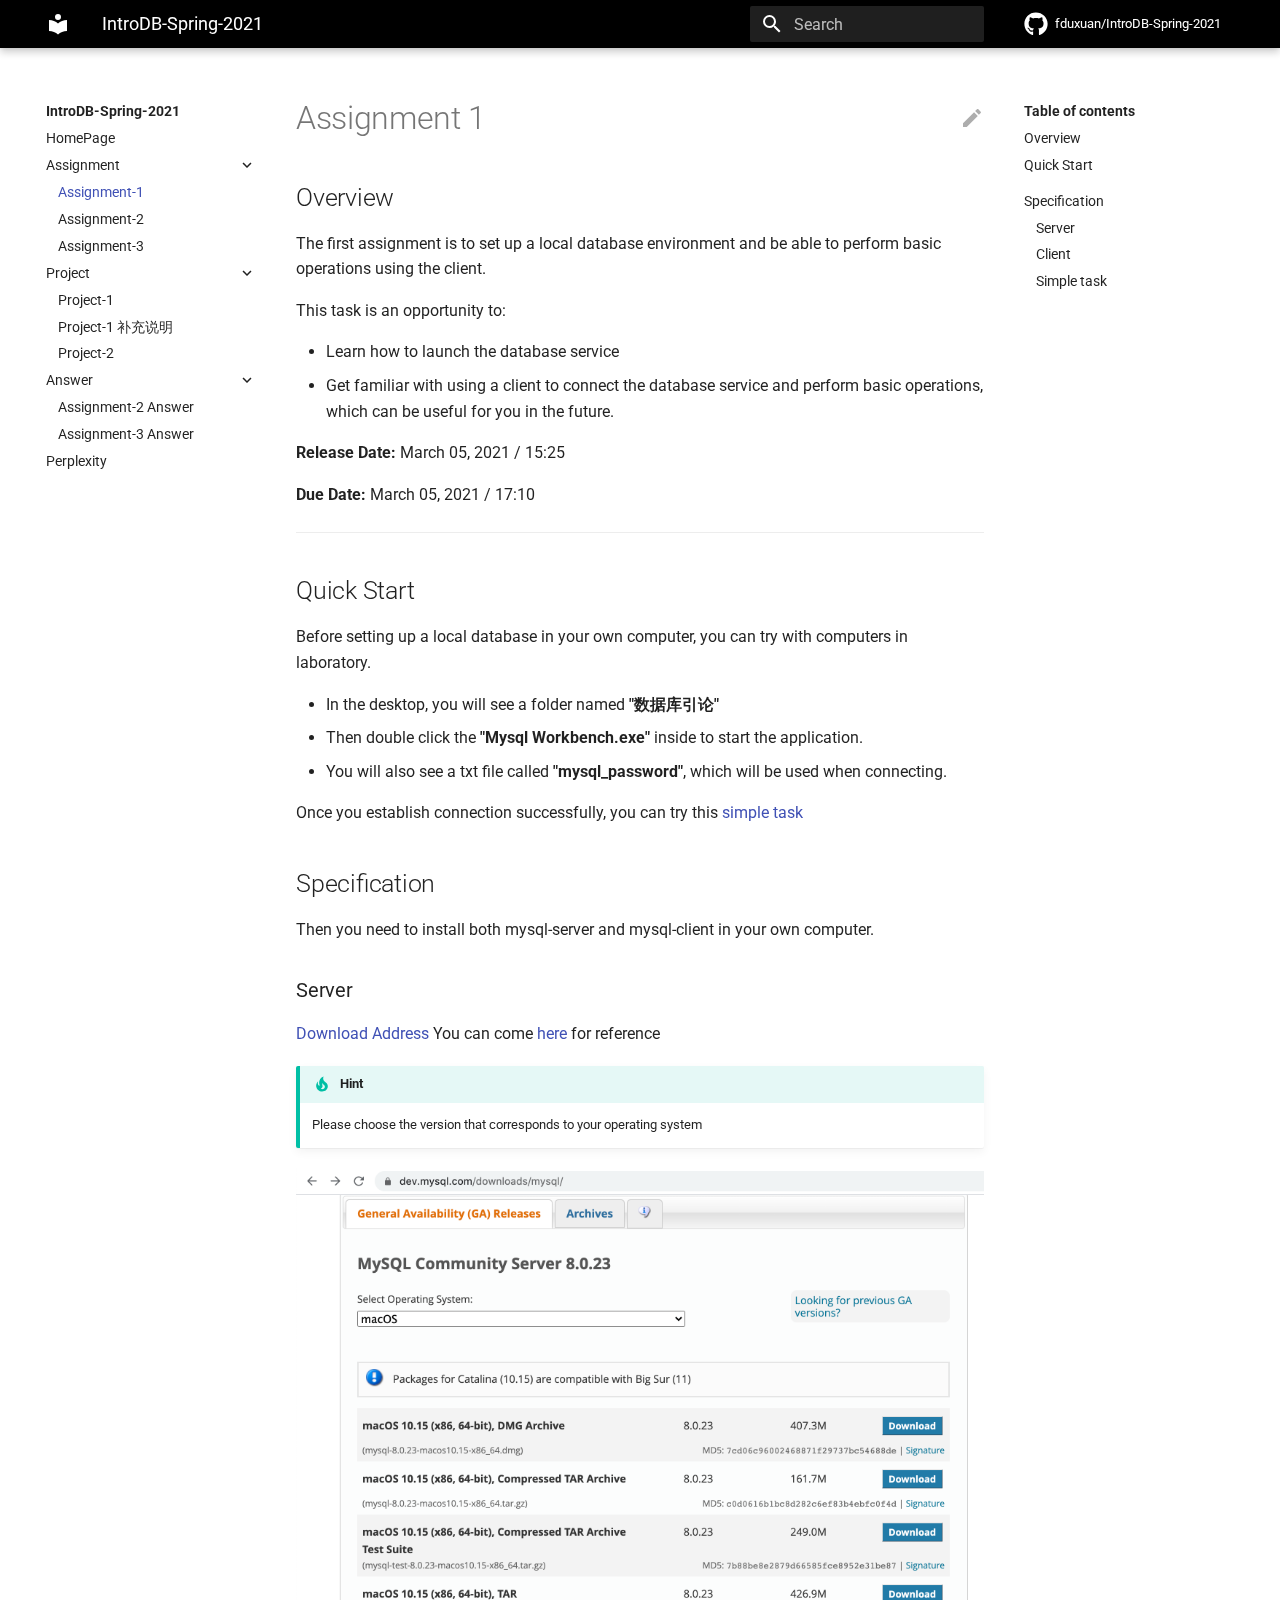
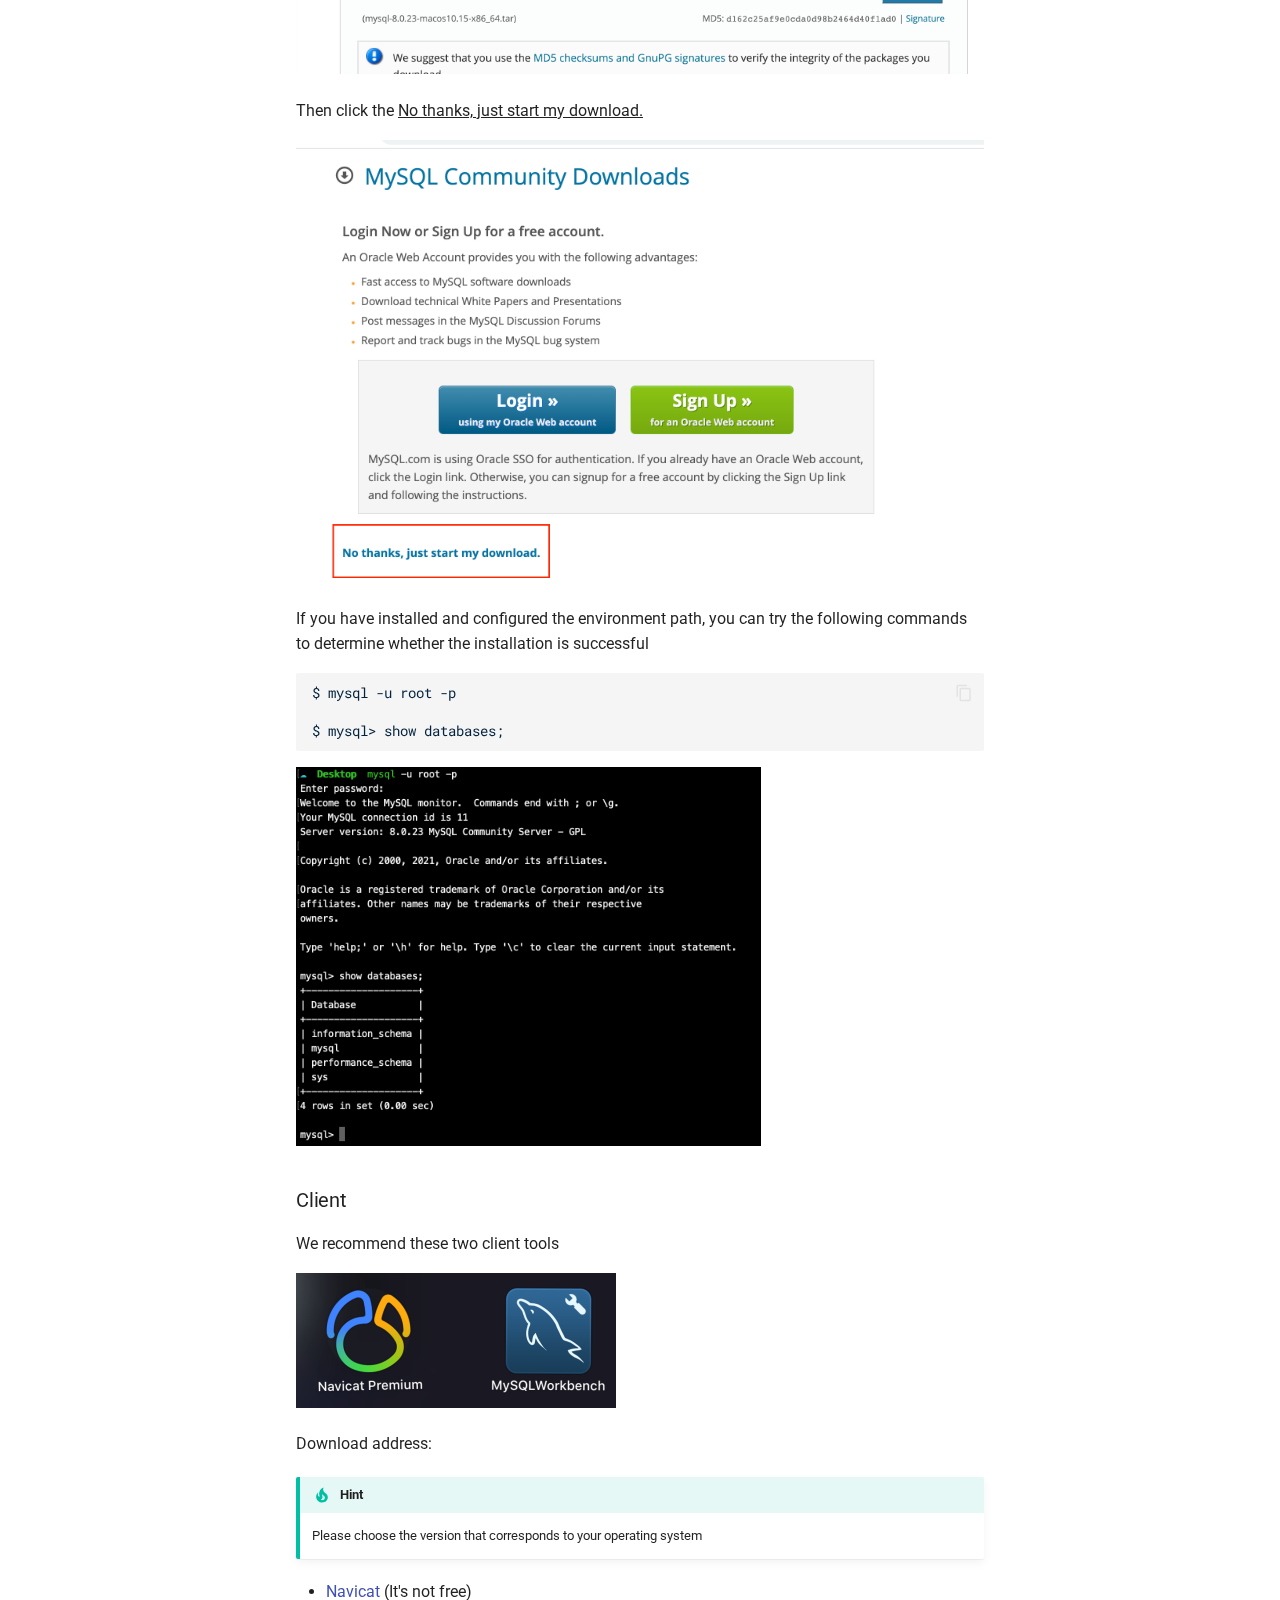
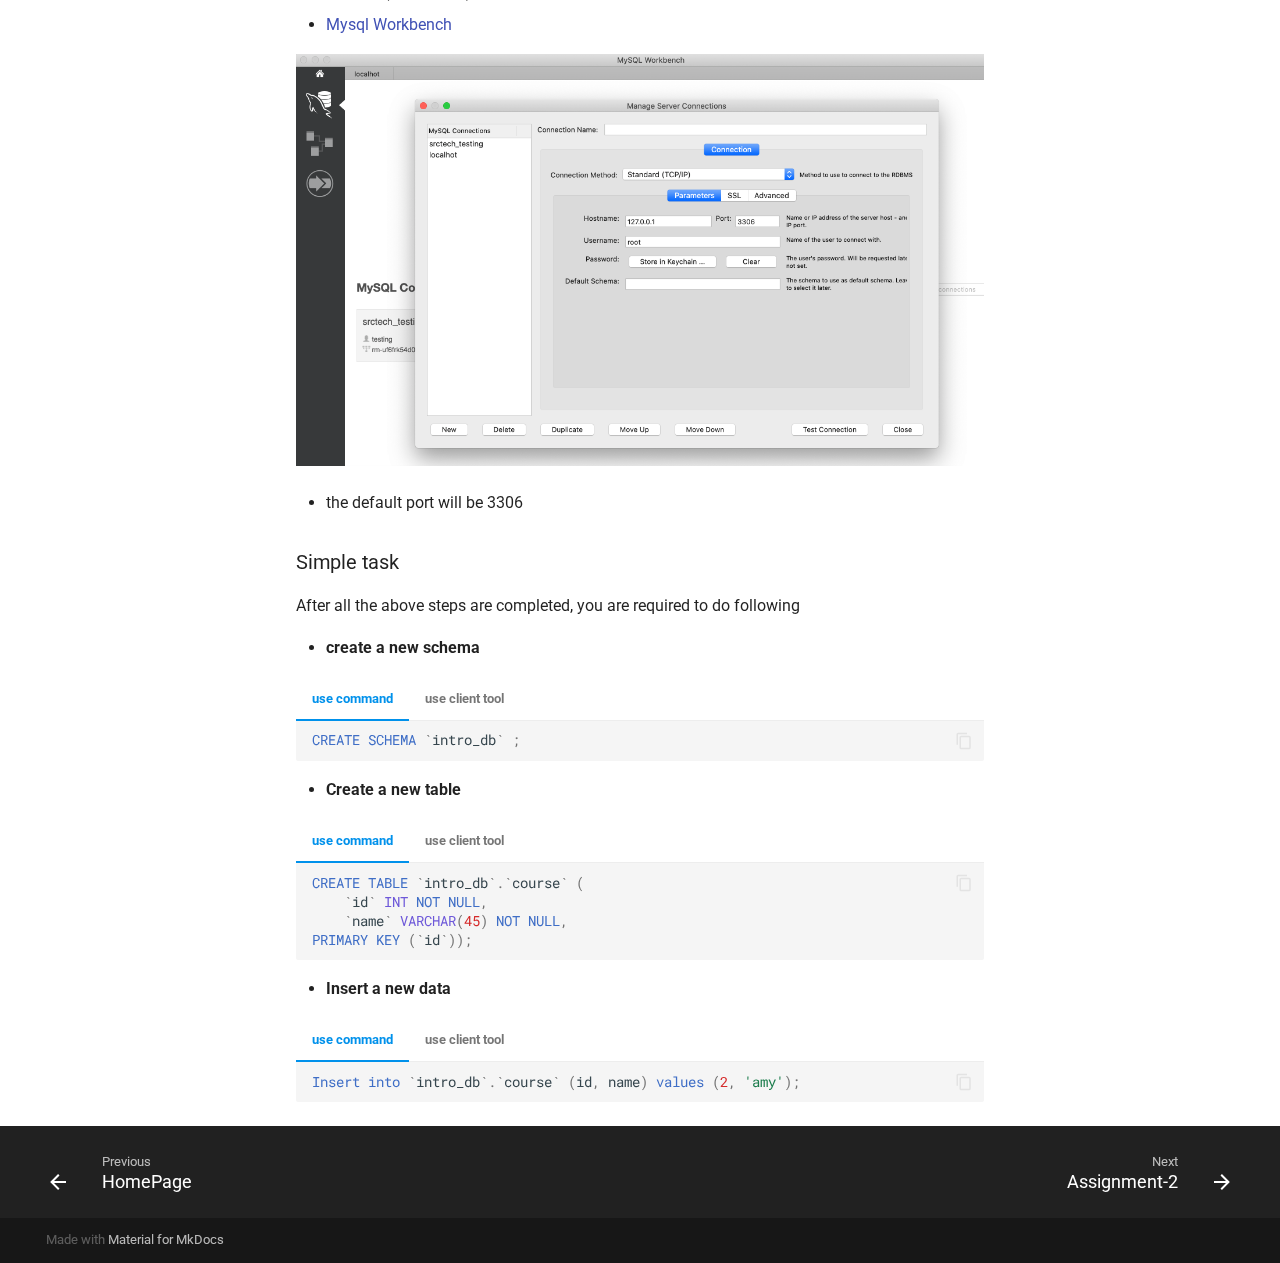
<file: Assignment/assignment1/index.html>
<!doctype html>
<html lang="en" class="no-js">
  <head>
    
      <meta charset="utf-8">
      <meta name="viewport" content="width=device-width,initial-scale=1">
      
      
      
      
        <link rel="canonical" href="https://fduxuan.github.io/IntroDB-Spring-2021/Assignment/assignment1/">
      
      <link rel="icon" href="../../assets/images/favicon.png">
      <meta name="generator" content="mkdocs-1.1.2, mkdocs-material-7.1.3">
    
    
      
        <title>Assignment-1 - IntroDB-Spring-2021</title>
      
    
    
      <link rel="stylesheet" href="../../assets/stylesheets/main.e35208c4.min.css">
      
        
        <link rel="stylesheet" href="../../assets/stylesheets/palette.ef6f36e2.min.css">
        
          
          
          <meta name="theme-color" content="#000000">
        
      
    
    
    
      
        
        <link rel="preconnect" href="https://fonts.gstatic.com" crossorigin>
        <link rel="stylesheet" href="https://fonts.googleapis.com/css?family=Roboto:300,400,400i,700%7CRoboto+Mono&display=fallback">
        <style>:root{--md-text-font-family:"Roboto";--md-code-font-family:"Roboto Mono"}</style>
      
    
    
    
      <link rel="stylesheet" href="../../stylesheets/extra.css">
    
    
      
    
    
  </head>
  
  
    
    
    
    
    
    <body dir="ltr" data-md-color-scheme="" data-md-color-primary="black" data-md-color-accent="light-blue">
  
    
    <script>function __prefix(e){return new URL("../..",location).pathname+"."+e}function __get(e,t=localStorage){return JSON.parse(t.getItem(__prefix(e)))}</script>
    
    <input class="md-toggle" data-md-toggle="drawer" type="checkbox" id="__drawer" autocomplete="off">
    <input class="md-toggle" data-md-toggle="search" type="checkbox" id="__search" autocomplete="off">
    <label class="md-overlay" for="__drawer"></label>
    <div data-md-component="skip">
      
        
        <a href="#assignment-1" class="md-skip">
          Skip to content
        </a>
      
    </div>
    <div data-md-component="announce">
      
    </div>
    
      <header class="md-header" data-md-component="header">
  <nav class="md-header__inner md-grid" aria-label="Header">
    <a href="../.." title="IntroDB-Spring-2021" class="md-header__button md-logo" aria-label="IntroDB-Spring-2021" data-md-component="logo">
      
  
  <svg xmlns="http://www.w3.org/2000/svg" viewBox="0 0 24 24"><path d="M12 8a3 3 0 0 0 3-3 3 3 0 0 0-3-3 3 3 0 0 0-3 3 3 3 0 0 0 3 3m0 3.54C9.64 9.35 6.5 8 3 8v11c3.5 0 6.64 1.35 9 3.54 2.36-2.19 5.5-3.54 9-3.54V8c-3.5 0-6.64 1.35-9 3.54z"/></svg>

    </a>
    <label class="md-header__button md-icon" for="__drawer">
      <svg xmlns="http://www.w3.org/2000/svg" viewBox="0 0 24 24"><path d="M3 6h18v2H3V6m0 5h18v2H3v-2m0 5h18v2H3v-2z"/></svg>
    </label>
    <div class="md-header__title" data-md-component="header-title">
      <div class="md-header__ellipsis">
        <div class="md-header__topic">
          <span class="md-ellipsis">
            IntroDB-Spring-2021
          </span>
        </div>
        <div class="md-header__topic" data-md-component="header-topic">
          <span class="md-ellipsis">
            
              Assignment-1
            
          </span>
        </div>
      </div>
    </div>
    
    
    
      <label class="md-header__button md-icon" for="__search">
        <svg xmlns="http://www.w3.org/2000/svg" viewBox="0 0 24 24"><path d="M9.5 3A6.5 6.5 0 0 1 16 9.5c0 1.61-.59 3.09-1.56 4.23l.27.27h.79l5 5-1.5 1.5-5-5v-.79l-.27-.27A6.516 6.516 0 0 1 9.5 16 6.5 6.5 0 0 1 3 9.5 6.5 6.5 0 0 1 9.5 3m0 2C7 5 5 7 5 9.5S7 14 9.5 14 14 12 14 9.5 12 5 9.5 5z"/></svg>
      </label>
      
<div class="md-search" data-md-component="search" role="dialog">
  <label class="md-search__overlay" for="__search"></label>
  <div class="md-search__inner" role="search">
    <form class="md-search__form" name="search">
      <input type="text" class="md-search__input" name="query" aria-label="Search" placeholder="Search" autocapitalize="off" autocorrect="off" autocomplete="off" spellcheck="false" data-md-component="search-query" data-md-state="active" required>
      <label class="md-search__icon md-icon" for="__search">
        <svg xmlns="http://www.w3.org/2000/svg" viewBox="0 0 24 24"><path d="M9.5 3A6.5 6.5 0 0 1 16 9.5c0 1.61-.59 3.09-1.56 4.23l.27.27h.79l5 5-1.5 1.5-5-5v-.79l-.27-.27A6.516 6.516 0 0 1 9.5 16 6.5 6.5 0 0 1 3 9.5 6.5 6.5 0 0 1 9.5 3m0 2C7 5 5 7 5 9.5S7 14 9.5 14 14 12 14 9.5 12 5 9.5 5z"/></svg>
        <svg xmlns="http://www.w3.org/2000/svg" viewBox="0 0 24 24"><path d="M20 11v2H8l5.5 5.5-1.42 1.42L4.16 12l7.92-7.92L13.5 5.5 8 11h12z"/></svg>
      </label>
      <button type="reset" class="md-search__icon md-icon" aria-label="Clear" tabindex="-1">
        <svg xmlns="http://www.w3.org/2000/svg" viewBox="0 0 24 24"><path d="M19 6.41 17.59 5 12 10.59 6.41 5 5 6.41 10.59 12 5 17.59 6.41 19 12 13.41 17.59 19 19 17.59 13.41 12 19 6.41z"/></svg>
      </button>
    </form>
    <div class="md-search__output">
      <div class="md-search__scrollwrap" data-md-scrollfix>
        <div class="md-search-result" data-md-component="search-result">
          <div class="md-search-result__meta">
            Initializing search
          </div>
          <ol class="md-search-result__list"></ol>
        </div>
      </div>
    </div>
  </div>
</div>
    
    
      <div class="md-header__source">
        
<a href="https://github.com/fduxuan/IntroDB-Spring-2021/" title="Go to repository" class="md-source" data-md-component="source">
  <div class="md-source__icon md-icon">
    
    <svg xmlns="http://www.w3.org/2000/svg" viewBox="0 0 496 512"><path d="M165.9 397.4c0 2-2.3 3.6-5.2 3.6-3.3.3-5.6-1.3-5.6-3.6 0-2 2.3-3.6 5.2-3.6 3-.3 5.6 1.3 5.6 3.6zm-31.1-4.5c-.7 2 1.3 4.3 4.3 4.9 2.6 1 5.6 0 6.2-2s-1.3-4.3-4.3-5.2c-2.6-.7-5.5.3-6.2 2.3zm44.2-1.7c-2.9.7-4.9 2.6-4.6 4.9.3 2 2.9 3.3 5.9 2.6 2.9-.7 4.9-2.6 4.6-4.6-.3-1.9-3-3.2-5.9-2.9zM244.8 8C106.1 8 0 113.3 0 252c0 110.9 69.8 205.8 169.5 239.2 12.8 2.3 17.3-5.6 17.3-12.1 0-6.2-.3-40.4-.3-61.4 0 0-70 15-84.7-29.8 0 0-11.4-29.1-27.8-36.6 0 0-22.9-15.7 1.6-15.4 0 0 24.9 2 38.6 25.8 21.9 38.6 58.6 27.5 72.9 20.9 2.3-16 8.8-27.1 16-33.7-55.9-6.2-112.3-14.3-112.3-110.5 0-27.5 7.6-41.3 23.6-58.9-2.6-6.5-11.1-33.3 2.6-67.9 20.9-6.5 69 27 69 27 20-5.6 41.5-8.5 62.8-8.5s42.8 2.9 62.8 8.5c0 0 48.1-33.6 69-27 13.7 34.7 5.2 61.4 2.6 67.9 16 17.7 25.8 31.5 25.8 58.9 0 96.5-58.9 104.2-114.8 110.5 9.2 7.9 17 22.9 17 46.4 0 33.7-.3 75.4-.3 83.6 0 6.5 4.6 14.4 17.3 12.1C428.2 457.8 496 362.9 496 252 496 113.3 383.5 8 244.8 8zM97.2 352.9c-1.3 1-1 3.3.7 5.2 1.6 1.6 3.9 2.3 5.2 1 1.3-1 1-3.3-.7-5.2-1.6-1.6-3.9-2.3-5.2-1zm-10.8-8.1c-.7 1.3.3 2.9 2.3 3.9 1.6 1 3.6.7 4.3-.7.7-1.3-.3-2.9-2.3-3.9-2-.6-3.6-.3-4.3.7zm32.4 35.6c-1.6 1.3-1 4.3 1.3 6.2 2.3 2.3 5.2 2.6 6.5 1 1.3-1.3.7-4.3-1.3-6.2-2.2-2.3-5.2-2.6-6.5-1zm-11.4-14.7c-1.6 1-1.6 3.6 0 5.9 1.6 2.3 4.3 3.3 5.6 2.3 1.6-1.3 1.6-3.9 0-6.2-1.4-2.3-4-3.3-5.6-2z"/></svg>
  </div>
  <div class="md-source__repository">
    fduxuan/IntroDB-Spring-2021
  </div>
</a>
      </div>
    
  </nav>
</header>
    
    <div class="md-container" data-md-component="container">
      
      
        
      
      <main class="md-main" data-md-component="main">
        <div class="md-main__inner md-grid">
          
            
              
              <div class="md-sidebar md-sidebar--primary" data-md-component="sidebar" data-md-type="navigation" >
                <div class="md-sidebar__scrollwrap">
                  <div class="md-sidebar__inner">
                    


<nav class="md-nav md-nav--primary" aria-label="Navigation" data-md-level="0">
  <label class="md-nav__title" for="__drawer">
    <a href="../.." title="IntroDB-Spring-2021" class="md-nav__button md-logo" aria-label="IntroDB-Spring-2021" data-md-component="logo">
      
  
  <svg xmlns="http://www.w3.org/2000/svg" viewBox="0 0 24 24"><path d="M12 8a3 3 0 0 0 3-3 3 3 0 0 0-3-3 3 3 0 0 0-3 3 3 3 0 0 0 3 3m0 3.54C9.64 9.35 6.5 8 3 8v11c3.5 0 6.64 1.35 9 3.54 2.36-2.19 5.5-3.54 9-3.54V8c-3.5 0-6.64 1.35-9 3.54z"/></svg>

    </a>
    IntroDB-Spring-2021
  </label>
  
    <div class="md-nav__source">
      
<a href="https://github.com/fduxuan/IntroDB-Spring-2021/" title="Go to repository" class="md-source" data-md-component="source">
  <div class="md-source__icon md-icon">
    
    <svg xmlns="http://www.w3.org/2000/svg" viewBox="0 0 496 512"><path d="M165.9 397.4c0 2-2.3 3.6-5.2 3.6-3.3.3-5.6-1.3-5.6-3.6 0-2 2.3-3.6 5.2-3.6 3-.3 5.6 1.3 5.6 3.6zm-31.1-4.5c-.7 2 1.3 4.3 4.3 4.9 2.6 1 5.6 0 6.2-2s-1.3-4.3-4.3-5.2c-2.6-.7-5.5.3-6.2 2.3zm44.2-1.7c-2.9.7-4.9 2.6-4.6 4.9.3 2 2.9 3.3 5.9 2.6 2.9-.7 4.9-2.6 4.6-4.6-.3-1.9-3-3.2-5.9-2.9zM244.8 8C106.1 8 0 113.3 0 252c0 110.9 69.8 205.8 169.5 239.2 12.8 2.3 17.3-5.6 17.3-12.1 0-6.2-.3-40.4-.3-61.4 0 0-70 15-84.7-29.8 0 0-11.4-29.1-27.8-36.6 0 0-22.9-15.7 1.6-15.4 0 0 24.9 2 38.6 25.8 21.9 38.6 58.6 27.5 72.9 20.9 2.3-16 8.8-27.1 16-33.7-55.9-6.2-112.3-14.3-112.3-110.5 0-27.5 7.6-41.3 23.6-58.9-2.6-6.5-11.1-33.3 2.6-67.9 20.9-6.5 69 27 69 27 20-5.6 41.5-8.5 62.8-8.5s42.8 2.9 62.8 8.5c0 0 48.1-33.6 69-27 13.7 34.7 5.2 61.4 2.6 67.9 16 17.7 25.8 31.5 25.8 58.9 0 96.5-58.9 104.2-114.8 110.5 9.2 7.9 17 22.9 17 46.4 0 33.7-.3 75.4-.3 83.6 0 6.5 4.6 14.4 17.3 12.1C428.2 457.8 496 362.9 496 252 496 113.3 383.5 8 244.8 8zM97.2 352.9c-1.3 1-1 3.3.7 5.2 1.6 1.6 3.9 2.3 5.2 1 1.3-1 1-3.3-.7-5.2-1.6-1.6-3.9-2.3-5.2-1zm-10.8-8.1c-.7 1.3.3 2.9 2.3 3.9 1.6 1 3.6.7 4.3-.7.7-1.3-.3-2.9-2.3-3.9-2-.6-3.6-.3-4.3.7zm32.4 35.6c-1.6 1.3-1 4.3 1.3 6.2 2.3 2.3 5.2 2.6 6.5 1 1.3-1.3.7-4.3-1.3-6.2-2.2-2.3-5.2-2.6-6.5-1zm-11.4-14.7c-1.6 1-1.6 3.6 0 5.9 1.6 2.3 4.3 3.3 5.6 2.3 1.6-1.3 1.6-3.9 0-6.2-1.4-2.3-4-3.3-5.6-2z"/></svg>
  </div>
  <div class="md-source__repository">
    fduxuan/IntroDB-Spring-2021
  </div>
</a>
    </div>
  
  <ul class="md-nav__list" data-md-scrollfix>
    
      
      
      

  
  
  
    <li class="md-nav__item">
      <a href="../.." class="md-nav__link">
        HomePage
      </a>
    </li>
  

    
      
      
      

  
  
    
  
  
    
    <li class="md-nav__item md-nav__item--active md-nav__item--nested">
      
      
        <input class="md-nav__toggle md-toggle" data-md-toggle="__nav_2" type="checkbox" id="__nav_2" checked>
      
      <label class="md-nav__link" for="__nav_2">
        Assignment
        <span class="md-nav__icon md-icon"></span>
      </label>
      <nav class="md-nav" aria-label="Assignment" data-md-level="1">
        <label class="md-nav__title" for="__nav_2">
          <span class="md-nav__icon md-icon"></span>
          Assignment
        </label>
        <ul class="md-nav__list" data-md-scrollfix>
          
            
  
  
    
  
  
    <li class="md-nav__item md-nav__item--active">
      
      <input class="md-nav__toggle md-toggle" data-md-toggle="toc" type="checkbox" id="__toc">
      
      
        
      
      
        <label class="md-nav__link md-nav__link--active" for="__toc">
          Assignment-1
          <span class="md-nav__icon md-icon"></span>
        </label>
      
      <a href="./" class="md-nav__link md-nav__link--active">
        Assignment-1
      </a>
      
        
<nav class="md-nav md-nav--secondary" aria-label="Table of contents">
  
  
  
    
  
  
    <label class="md-nav__title" for="__toc">
      <span class="md-nav__icon md-icon"></span>
      Table of contents
    </label>
    <ul class="md-nav__list" data-md-component="toc" data-md-scrollfix>
      
        <li class="md-nav__item">
  <a href="#overview" class="md-nav__link">
    Overview
  </a>
  
</li>
      
        <li class="md-nav__item">
  <a href="#quick-start" class="md-nav__link">
    Quick Start
  </a>
  
</li>
      
        <li class="md-nav__item">
  <a href="#_1" class="md-nav__link">
    
  </a>
  
</li>
      
        <li class="md-nav__item">
  <a href="#specification" class="md-nav__link">
    Specification
  </a>
  
    <nav class="md-nav" aria-label="Specification">
      <ul class="md-nav__list">
        
          <li class="md-nav__item">
  <a href="#server" class="md-nav__link">
    Server
  </a>
  
</li>
        
          <li class="md-nav__item">
  <a href="#client" class="md-nav__link">
    Client
  </a>
  
</li>
        
          <li class="md-nav__item">
  <a href="#simple-task" class="md-nav__link">
    Simple task
  </a>
  
</li>
        
      </ul>
    </nav>
  
</li>
      
    </ul>
  
</nav>
      
    </li>
  

          
            
  
  
  
    <li class="md-nav__item">
      <a href="../assignment2/" class="md-nav__link">
        Assignment-2
      </a>
    </li>
  

          
            
  
  
  
    <li class="md-nav__item">
      <a href="../assignment3/" class="md-nav__link">
        Assignment-3
      </a>
    </li>
  

          
        </ul>
      </nav>
    </li>
  

    
      
      
      

  
  
  
    
    <li class="md-nav__item md-nav__item--nested">
      
      
        <input class="md-nav__toggle md-toggle" data-md-toggle="__nav_3" data-md-state="indeterminate" type="checkbox" id="__nav_3" checked>
      
      <label class="md-nav__link" for="__nav_3">
        Project
        <span class="md-nav__icon md-icon"></span>
      </label>
      <nav class="md-nav" aria-label="Project" data-md-level="1">
        <label class="md-nav__title" for="__nav_3">
          <span class="md-nav__icon md-icon"></span>
          Project
        </label>
        <ul class="md-nav__list" data-md-scrollfix>
          
            
  
  
  
    <li class="md-nav__item">
      <a href="../../Project/project-1/" class="md-nav__link">
        Project-1
      </a>
    </li>
  

          
            
  
  
  
    <li class="md-nav__item">
      <a href="../../Project/project-1%E8%A1%A5%E5%85%85%E8%AF%B4%E6%98%8E/" class="md-nav__link">
        Project-1 补充说明
      </a>
    </li>
  

          
            
  
  
  
    <li class="md-nav__item">
      <a href="../../Project/project-2/" class="md-nav__link">
        Project-2
      </a>
    </li>
  

          
        </ul>
      </nav>
    </li>
  

    
      
      
      

  
  
  
    
    <li class="md-nav__item md-nav__item--nested">
      
      
        <input class="md-nav__toggle md-toggle" data-md-toggle="__nav_4" data-md-state="indeterminate" type="checkbox" id="__nav_4" checked>
      
      <label class="md-nav__link" for="__nav_4">
        Answer
        <span class="md-nav__icon md-icon"></span>
      </label>
      <nav class="md-nav" aria-label="Answer" data-md-level="1">
        <label class="md-nav__title" for="__nav_4">
          <span class="md-nav__icon md-icon"></span>
          Answer
        </label>
        <ul class="md-nav__list" data-md-scrollfix>
          
            
  
  
  
    <li class="md-nav__item">
      <a href="../../Answer/assignment-2/" class="md-nav__link">
        Assignment-2 Answer
      </a>
    </li>
  

          
            
  
  
  
    <li class="md-nav__item">
      <a href="../../Answer/assignment-3/" class="md-nav__link">
        Assignment-3 Answer
      </a>
    </li>
  

          
        </ul>
      </nav>
    </li>
  

    
      
      
      

  
  
  
    <li class="md-nav__item">
      <a href="../../perplexity.md" class="md-nav__link">
        Perplexity
      </a>
    </li>
  

    
  </ul>
</nav>
                  </div>
                </div>
              </div>
            
            
              
              <div class="md-sidebar md-sidebar--secondary" data-md-component="sidebar" data-md-type="toc" >
                <div class="md-sidebar__scrollwrap">
                  <div class="md-sidebar__inner">
                    
<nav class="md-nav md-nav--secondary" aria-label="Table of contents">
  
  
  
    
  
  
    <label class="md-nav__title" for="__toc">
      <span class="md-nav__icon md-icon"></span>
      Table of contents
    </label>
    <ul class="md-nav__list" data-md-component="toc" data-md-scrollfix>
      
        <li class="md-nav__item">
  <a href="#overview" class="md-nav__link">
    Overview
  </a>
  
</li>
      
        <li class="md-nav__item">
  <a href="#quick-start" class="md-nav__link">
    Quick Start
  </a>
  
</li>
      
        <li class="md-nav__item">
  <a href="#_1" class="md-nav__link">
    
  </a>
  
</li>
      
        <li class="md-nav__item">
  <a href="#specification" class="md-nav__link">
    Specification
  </a>
  
    <nav class="md-nav" aria-label="Specification">
      <ul class="md-nav__list">
        
          <li class="md-nav__item">
  <a href="#server" class="md-nav__link">
    Server
  </a>
  
</li>
        
          <li class="md-nav__item">
  <a href="#client" class="md-nav__link">
    Client
  </a>
  
</li>
        
          <li class="md-nav__item">
  <a href="#simple-task" class="md-nav__link">
    Simple task
  </a>
  
</li>
        
      </ul>
    </nav>
  
</li>
      
    </ul>
  
</nav>
                  </div>
                </div>
              </div>
            
          
          <div class="md-content" data-md-component="content">
            <article class="md-content__inner md-typeset">
              
                
                  <a href="https://github.com/fduxuan/IntroDB-Spring-2021/edit/master/docs/Assignment/assignment1.md" title="Edit this page" class="md-content__button md-icon">
                    <svg xmlns="http://www.w3.org/2000/svg" viewBox="0 0 24 24"><path d="M20.71 7.04c.39-.39.39-1.04 0-1.41l-2.34-2.34c-.37-.39-1.02-.39-1.41 0l-1.84 1.83 3.75 3.75M3 17.25V21h3.75L17.81 9.93l-3.75-3.75L3 17.25z"/></svg>
                  </a>
                
                
                <h1 id="assignment-1">Assignment 1</h1>
<h2 id="overview">Overview</h2>
<p>The first assignment is to set up a local database environment and be able to perform basic operations using the client.</p>
<p>This task is an opportunity to:</p>
<ul>
<li>Learn how to launch the database service</li>
<li>Get familiar with using a client to connect the database service and perform basic operations, which can be useful for you in the future.</li>
</ul>
<p><strong>Release Date:</strong> March 05, 2021 / 15:25</p>
<p><strong>Due Date:</strong> March 05, 2021 / 17:10</p>
<hr />
<h2 id="quick-start">Quick Start</h2>
<p>Before setting up a local database in your own computer, you can try with computers in laboratory.</p>
<ul>
<li>In the desktop, you will see a folder named <strong>"数据库引论"</strong></li>
<li>Then double click the <strong>"Mysql Workbench.exe"</strong> inside to start the application.</li>
<li>You will also see a txt file called <strong>"mysql_password"</strong>, which will be used when connecting.</li>
</ul>
<p>Once you establish connection successfully, you can try this <a href="#simple-task">simple task</a></p>
<h2 id="_1"></h2>
<h2 id="specification">Specification</h2>
<p>Then you need to install both mysql-server and mysql-client in your own computer. </p>
<h3 id="server">Server</h3>
<p><a href="https://dev.mysql.com/downloads/mysql/">Download Address</a>  You can come <a href="https://zhuanlan.zhihu.com/p/37152572">here</a> for reference</p>
<div class="admonition hint">
<p class="admonition-title">Hint</p>
<p>Please choose the version that corresponds to your operating system</p>
</div>
<p><img src="../../assets/version.png" style="zoom:40%;" /></p>
<p>Then click the <u>No thanks, just start my download.</u></p>
<p><img src="../../assets/download.png" style="zoom:40%;" /></p>
<p>If you have installed and configured the environment path, you can try the following commands to determine whether the installation is successful</p>
<div class="highlight"><pre><span></span><code>$ mysql -u root -p

$ mysql&gt; show databases;
</code></pre></div>
<p><img src="../../assets/test_server.png" style="zoom:40%;" /></p>
<h3 id="client">Client</h3>
<p>We recommend these two client tools</p>
<p><img src="../../assets/client.png" style="zoom:50%;" /></p>
<p>Download address:</p>
<div class="admonition hint">
<p class="admonition-title">Hint</p>
<p>Please choose the version that corresponds to your operating system</p>
</div>
<ul>
<li><a href="https://www.navicat.com.cn/products/navicat-for-mysql">Navicat</a> (It's not free)</li>
<li><a href="https://dev.mysql.com/downloads/workbench/">Mysql Workbench</a></li>
</ul>
<p><img src="../../assets/connection.png" style="zoom:50%;" /></p>
<ul>
<li>the default port will be 3306</li>
</ul>
<h3 id="simple-task">Simple task</h3>
<p>After all the above steps are completed, you are required to do following</p>
<ul>
<li><strong>create a new schema</strong></li>
</ul>
<div class="tabbed-set" data-tabs="1:2"><input checked="checked" id="__tabbed_1_1" name="__tabbed_1" type="radio" /><label for="__tabbed_1_1">use command</label><div class="tabbed-content">
<div class="highlight"><pre><span></span><code><span class="k">CREATE</span> <span class="k">SCHEMA</span> <span class="o">`</span><span class="n">intro_db</span><span class="o">`</span> <span class="p">;</span>
</code></pre></div>
</div>
<input id="__tabbed_1_2" name="__tabbed_1" type="radio" /><label for="__tabbed_1_2">use client tool</label><div class="tabbed-content">
<p><img src="../../assets/tool.png" style="zoom:50%;" /></p>
</div>
</div>
<ul>
<li><strong>Create a new table</strong></li>
</ul>
<div class="tabbed-set" data-tabs="2:2"><input checked="checked" id="__tabbed_2_1" name="__tabbed_2" type="radio" /><label for="__tabbed_2_1">use command</label><div class="tabbed-content">
<div class="highlight"><pre><span></span><code><span class="k">CREATE</span> <span class="k">TABLE</span> <span class="o">`</span><span class="n">intro_db</span><span class="o">`</span><span class="p">.</span><span class="o">`</span><span class="n">course</span><span class="o">`</span> <span class="p">(</span>
    <span class="o">`</span><span class="n">id</span><span class="o">`</span> <span class="nb">INT</span> <span class="k">NOT</span> <span class="k">NULL</span><span class="p">,</span>
    <span class="o">`</span><span class="n">name</span><span class="o">`</span> <span class="nb">VARCHAR</span><span class="p">(</span><span class="mi">45</span><span class="p">)</span> <span class="k">NOT</span> <span class="k">NULL</span><span class="p">,</span> 
<span class="k">PRIMARY</span> <span class="k">KEY</span> <span class="p">(</span><span class="o">`</span><span class="n">id</span><span class="o">`</span><span class="p">));</span>
</code></pre></div>
</div>
<input id="__tabbed_2_2" name="__tabbed_2" type="radio" /><label for="__tabbed_2_2">use client tool</label><div class="tabbed-content">
<p><img src="../../assets/tool-table.png" style="zoom:50%;" /></p>
</div>
</div>
<ul>
<li><strong>Insert a new data</strong></li>
</ul>
<div class="tabbed-set" data-tabs="3:2"><input checked="checked" id="__tabbed_3_1" name="__tabbed_3" type="radio" /><label for="__tabbed_3_1">use command</label><div class="tabbed-content">
<div class="highlight"><pre><span></span><code><span class="k">Insert</span> <span class="k">into</span> <span class="o">`</span><span class="n">intro_db</span><span class="o">`</span><span class="p">.</span><span class="o">`</span><span class="n">course</span><span class="o">`</span> <span class="p">(</span><span class="n">id</span><span class="p">,</span> <span class="n">name</span><span class="p">)</span> <span class="k">values</span> <span class="p">(</span><span class="mi">2</span><span class="p">,</span> <span class="s1">&#39;amy&#39;</span><span class="p">);</span>
</code></pre></div>
</div>
<input id="__tabbed_3_2" name="__tabbed_3" type="radio" /><label for="__tabbed_3_2">use client tool</label><div class="tabbed-content">
<p><img src="../../assets/insert.png" style="zoom:50%;" /></p>
</div>
</div>
                
              
              
                


              
            </article>
          </div>
        </div>
        
      </main>
      
        
<footer class="md-footer">
  
    <nav class="md-footer__inner md-grid" aria-label="Footer">
      
        <a href="../.." class="md-footer__link md-footer__link--prev" rel="prev">
          <div class="md-footer__button md-icon">
            <svg xmlns="http://www.w3.org/2000/svg" viewBox="0 0 24 24"><path d="M20 11v2H8l5.5 5.5-1.42 1.42L4.16 12l7.92-7.92L13.5 5.5 8 11h12z"/></svg>
          </div>
          <div class="md-footer__title">
            <div class="md-ellipsis">
              <span class="md-footer__direction">
                Previous
              </span>
              HomePage
            </div>
          </div>
        </a>
      
      
        <a href="../assignment2/" class="md-footer__link md-footer__link--next" rel="next">
          <div class="md-footer__title">
            <div class="md-ellipsis">
              <span class="md-footer__direction">
                Next
              </span>
              Assignment-2
            </div>
          </div>
          <div class="md-footer__button md-icon">
            <svg xmlns="http://www.w3.org/2000/svg" viewBox="0 0 24 24"><path d="M4 11v2h12l-5.5 5.5 1.42 1.42L19.84 12l-7.92-7.92L10.5 5.5 16 11H4z"/></svg>
          </div>
        </a>
      
    </nav>
  
  <div class="md-footer-meta md-typeset">
    <div class="md-footer-meta__inner md-grid">
      <div class="md-footer-copyright">
        
        Made with
        <a href="https://squidfunk.github.io/mkdocs-material/" target="_blank" rel="noopener">
          Material for MkDocs
        </a>
        
      </div>
      
    </div>
  </div>
</footer>
      
    </div>
    <div class="md-dialog" data-md-component="dialog">
      <div class="md-dialog__inner md-typeset"></div>
    </div>
    <script id="__config" type="application/json">{"base": "../..", "features": ["navigation.expand"], "translations": {"clipboard.copy": "Copy to clipboard", "clipboard.copied": "Copied to clipboard", "search.config.lang": "en", "search.config.pipeline": "trimmer, stopWordFilter", "search.config.separator": "[\\s\\-]+", "search.placeholder": "Search", "search.result.placeholder": "Type to start searching", "search.result.none": "No matching documents", "search.result.one": "1 matching document", "search.result.other": "# matching documents", "search.result.more.one": "1 more on this page", "search.result.more.other": "# more on this page", "search.result.term.missing": "Missing"}, "search": "../../assets/javascripts/workers/search.fe42c31b.min.js", "version": null}</script>
    
    
      <script src="../../assets/javascripts/bundle.4ea5477f.min.js"></script>
      
    
  </body>
</html>
</file>
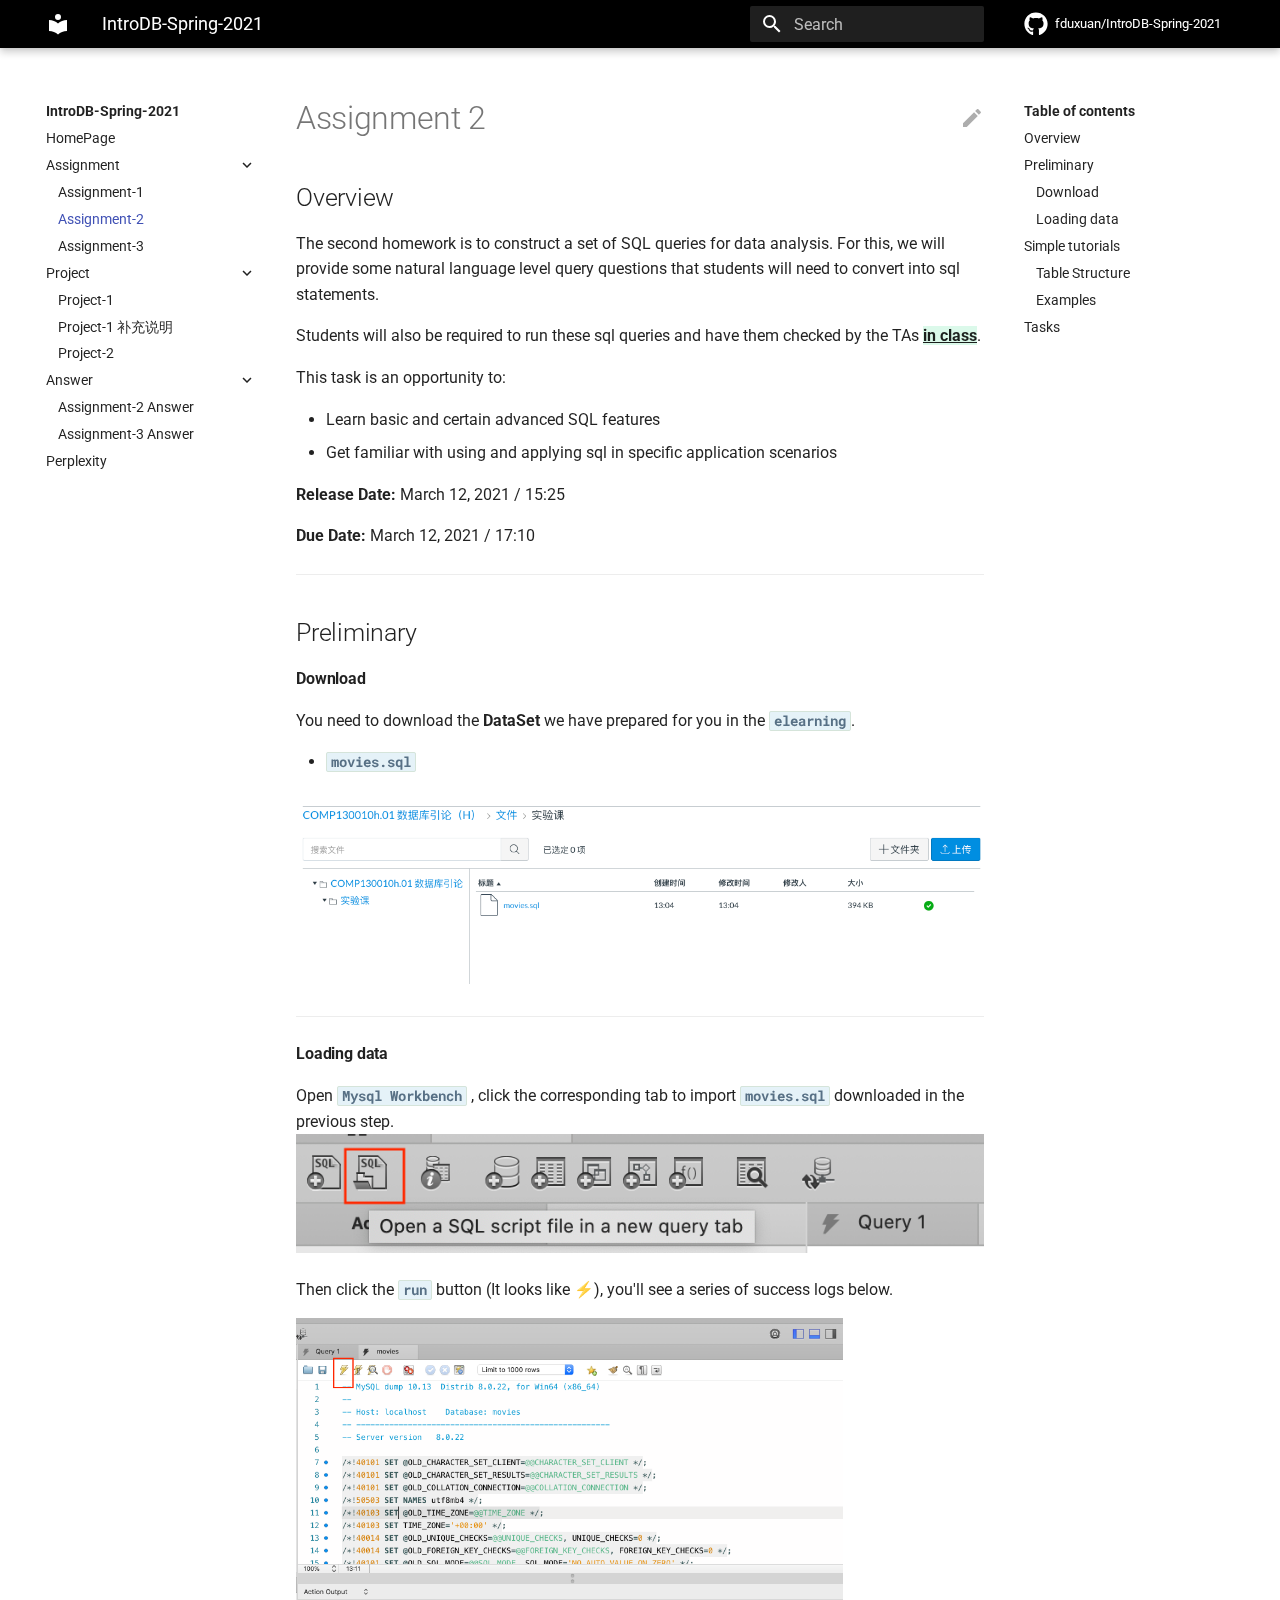
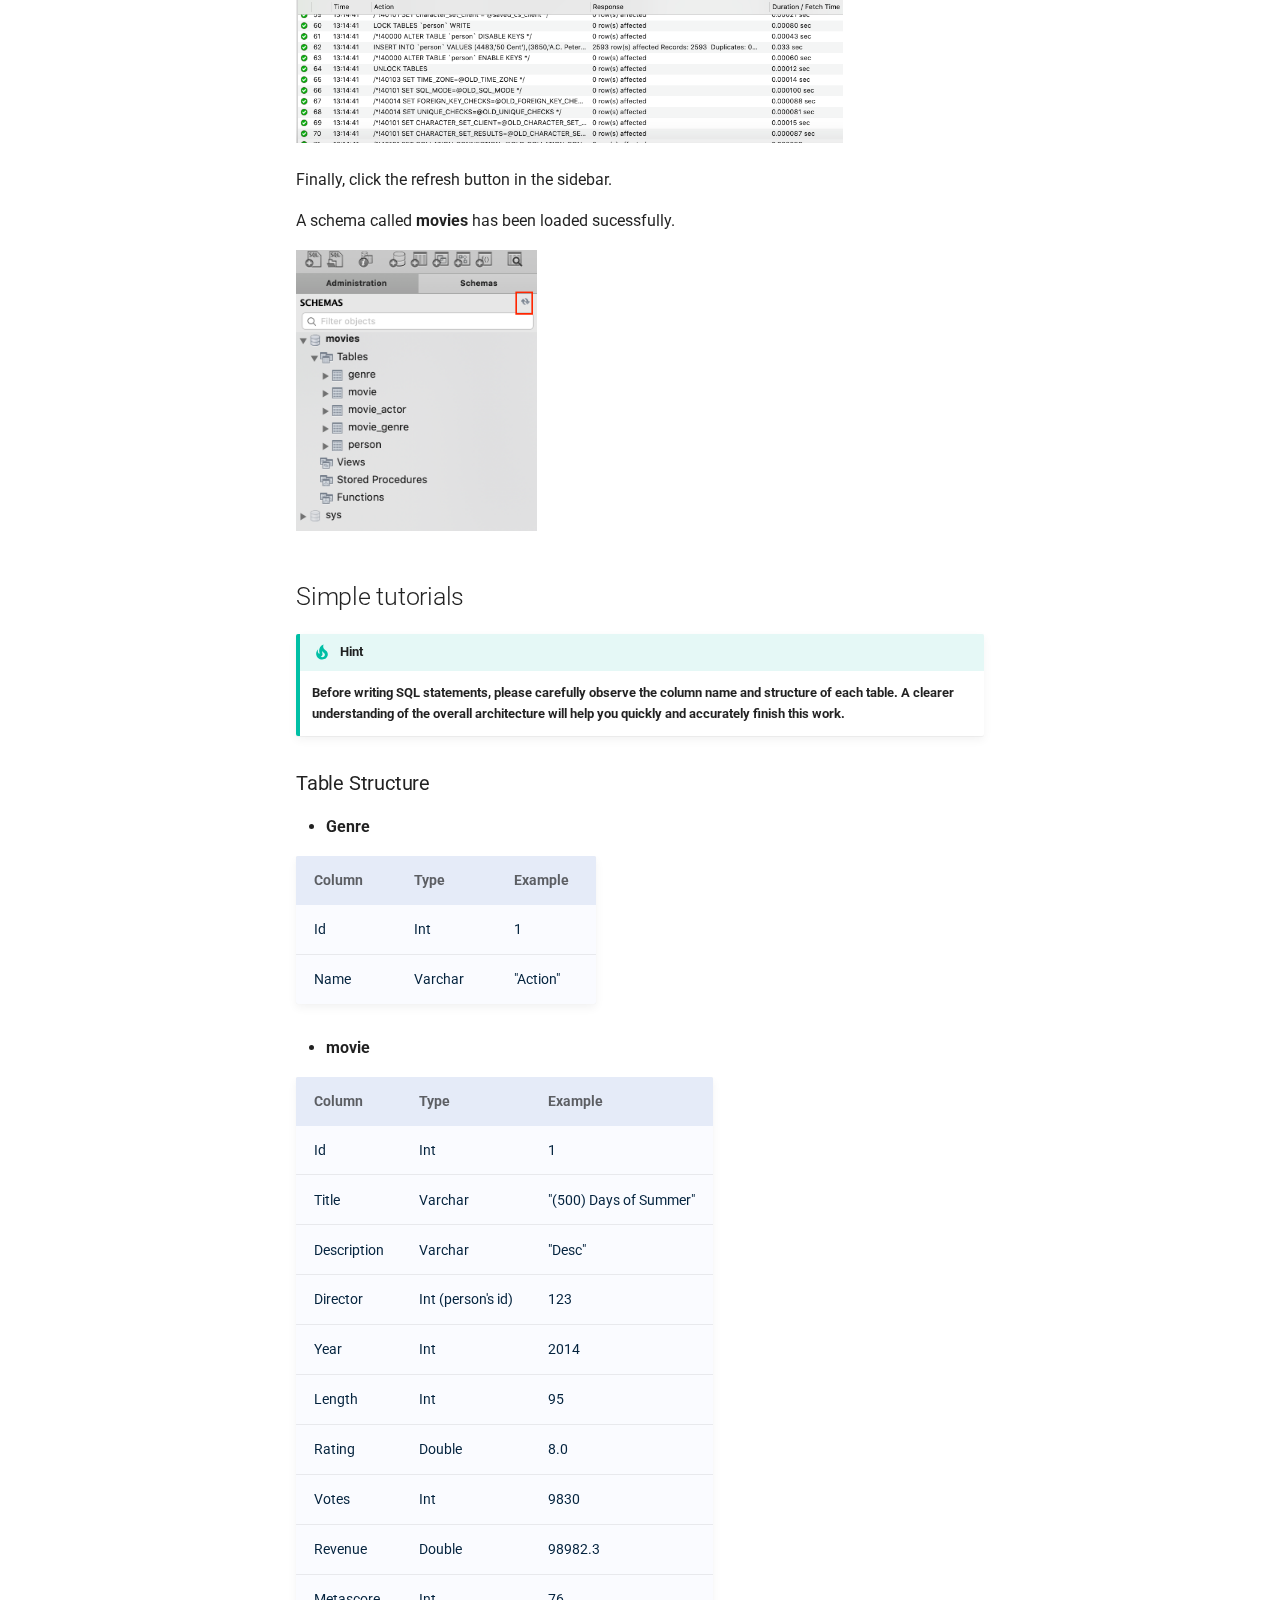
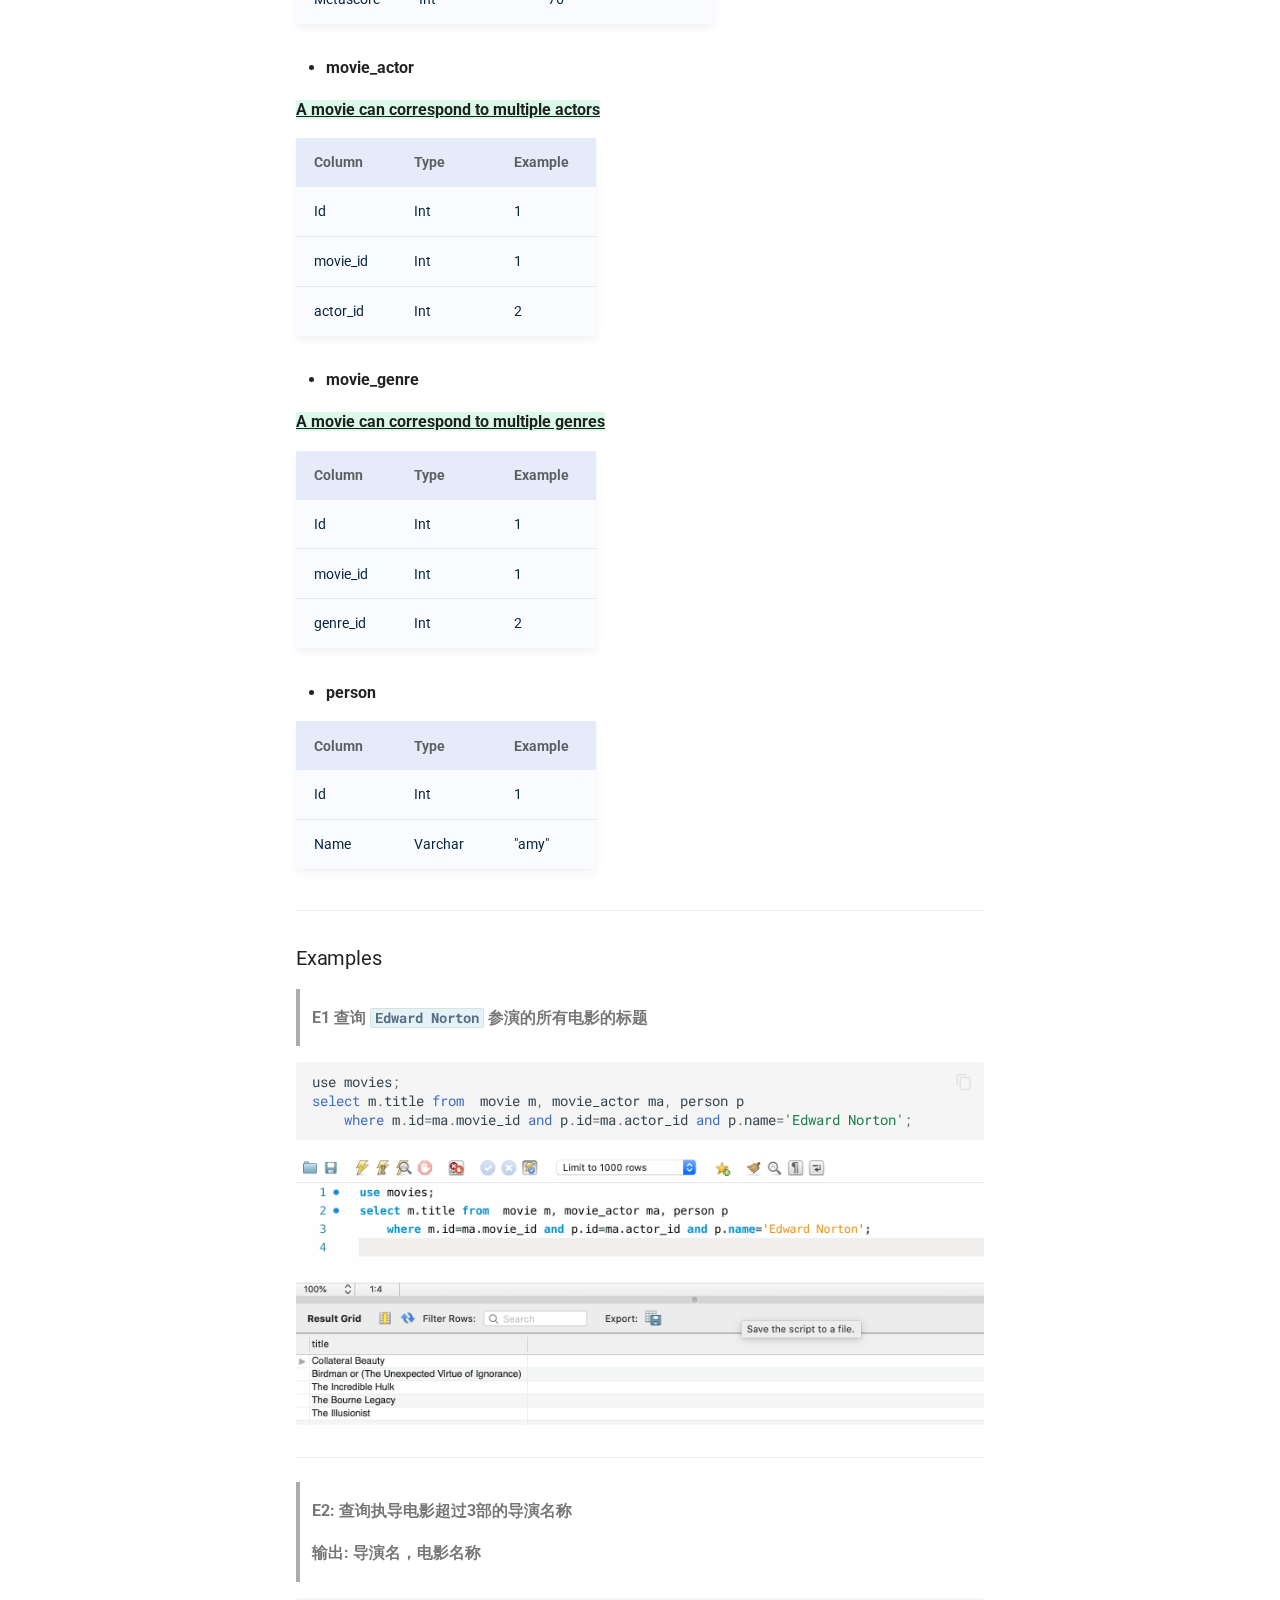
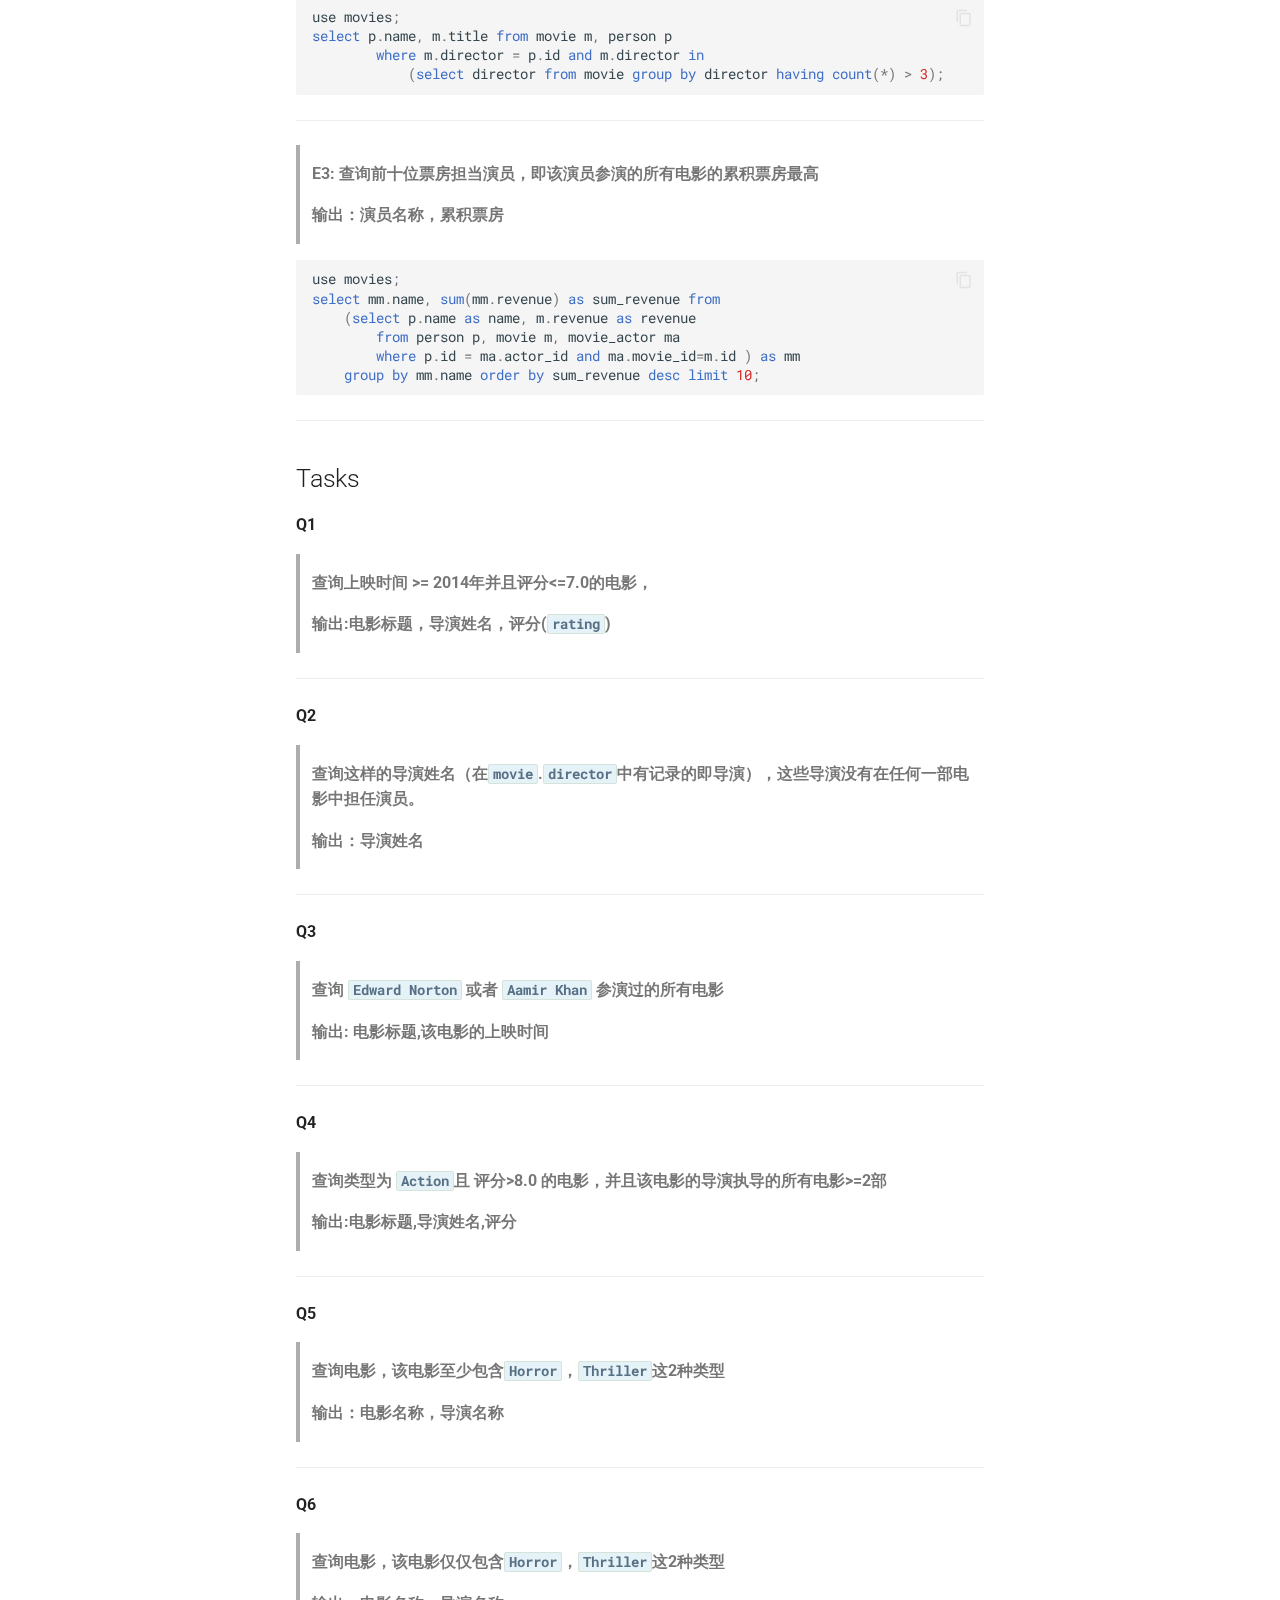
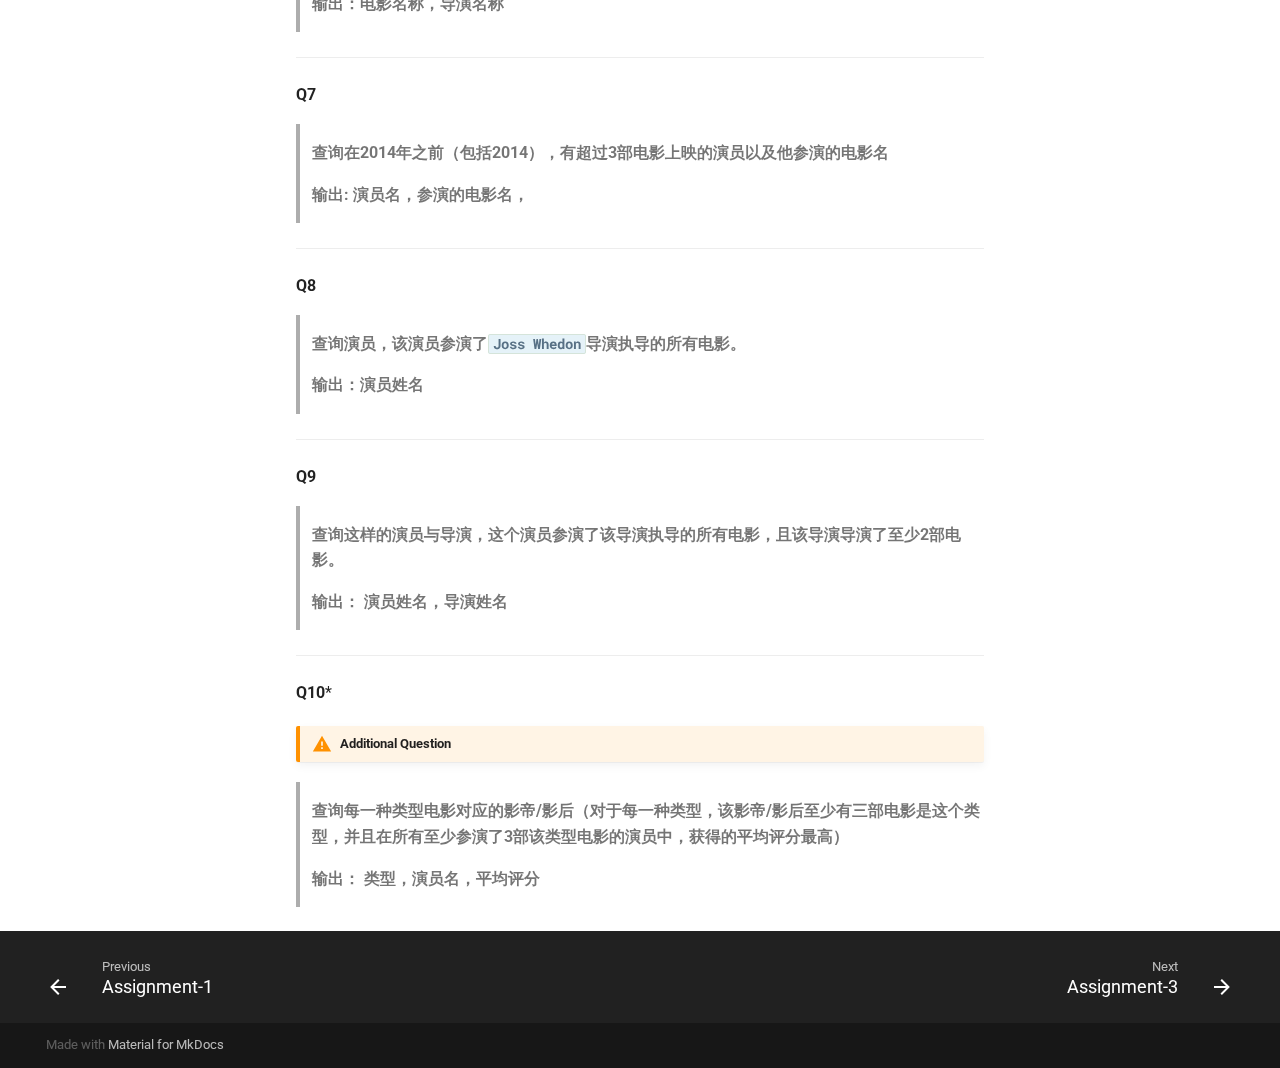
<file: Assignment/assignment2/index.html>
<!doctype html>
<html lang="en" class="no-js">
  <head>
    
      <meta charset="utf-8">
      <meta name="viewport" content="width=device-width,initial-scale=1">
      
      
      
      
        <link rel="canonical" href="https://fduxuan.github.io/IntroDB-Spring-2021/Assignment/assignment2/">
      
      <link rel="icon" href="../../assets/images/favicon.png">
      <meta name="generator" content="mkdocs-1.1.2, mkdocs-material-7.1.3">
    
    
      
        <title>Assignment-2 - IntroDB-Spring-2021</title>
      
    
    
      <link rel="stylesheet" href="../../assets/stylesheets/main.e35208c4.min.css">
      
        
        <link rel="stylesheet" href="../../assets/stylesheets/palette.ef6f36e2.min.css">
        
          
          
          <meta name="theme-color" content="#000000">
        
      
    
    
    
      
        
        <link rel="preconnect" href="https://fonts.gstatic.com" crossorigin>
        <link rel="stylesheet" href="https://fonts.googleapis.com/css?family=Roboto:300,400,400i,700%7CRoboto+Mono&display=fallback">
        <style>:root{--md-text-font-family:"Roboto";--md-code-font-family:"Roboto Mono"}</style>
      
    
    
    
      <link rel="stylesheet" href="../../stylesheets/extra.css">
    
    
      
    
    
  </head>
  
  
    
    
    
    
    
    <body dir="ltr" data-md-color-scheme="" data-md-color-primary="black" data-md-color-accent="light-blue">
  
    
    <script>function __prefix(e){return new URL("../..",location).pathname+"."+e}function __get(e,t=localStorage){return JSON.parse(t.getItem(__prefix(e)))}</script>
    
    <input class="md-toggle" data-md-toggle="drawer" type="checkbox" id="__drawer" autocomplete="off">
    <input class="md-toggle" data-md-toggle="search" type="checkbox" id="__search" autocomplete="off">
    <label class="md-overlay" for="__drawer"></label>
    <div data-md-component="skip">
      
        
        <a href="#assignment-2" class="md-skip">
          Skip to content
        </a>
      
    </div>
    <div data-md-component="announce">
      
    </div>
    
      <header class="md-header" data-md-component="header">
  <nav class="md-header__inner md-grid" aria-label="Header">
    <a href="../.." title="IntroDB-Spring-2021" class="md-header__button md-logo" aria-label="IntroDB-Spring-2021" data-md-component="logo">
      
  
  <svg xmlns="http://www.w3.org/2000/svg" viewBox="0 0 24 24"><path d="M12 8a3 3 0 0 0 3-3 3 3 0 0 0-3-3 3 3 0 0 0-3 3 3 3 0 0 0 3 3m0 3.54C9.64 9.35 6.5 8 3 8v11c3.5 0 6.64 1.35 9 3.54 2.36-2.19 5.5-3.54 9-3.54V8c-3.5 0-6.64 1.35-9 3.54z"/></svg>

    </a>
    <label class="md-header__button md-icon" for="__drawer">
      <svg xmlns="http://www.w3.org/2000/svg" viewBox="0 0 24 24"><path d="M3 6h18v2H3V6m0 5h18v2H3v-2m0 5h18v2H3v-2z"/></svg>
    </label>
    <div class="md-header__title" data-md-component="header-title">
      <div class="md-header__ellipsis">
        <div class="md-header__topic">
          <span class="md-ellipsis">
            IntroDB-Spring-2021
          </span>
        </div>
        <div class="md-header__topic" data-md-component="header-topic">
          <span class="md-ellipsis">
            
              Assignment-2
            
          </span>
        </div>
      </div>
    </div>
    
    
    
      <label class="md-header__button md-icon" for="__search">
        <svg xmlns="http://www.w3.org/2000/svg" viewBox="0 0 24 24"><path d="M9.5 3A6.5 6.5 0 0 1 16 9.5c0 1.61-.59 3.09-1.56 4.23l.27.27h.79l5 5-1.5 1.5-5-5v-.79l-.27-.27A6.516 6.516 0 0 1 9.5 16 6.5 6.5 0 0 1 3 9.5 6.5 6.5 0 0 1 9.5 3m0 2C7 5 5 7 5 9.5S7 14 9.5 14 14 12 14 9.5 12 5 9.5 5z"/></svg>
      </label>
      
<div class="md-search" data-md-component="search" role="dialog">
  <label class="md-search__overlay" for="__search"></label>
  <div class="md-search__inner" role="search">
    <form class="md-search__form" name="search">
      <input type="text" class="md-search__input" name="query" aria-label="Search" placeholder="Search" autocapitalize="off" autocorrect="off" autocomplete="off" spellcheck="false" data-md-component="search-query" data-md-state="active" required>
      <label class="md-search__icon md-icon" for="__search">
        <svg xmlns="http://www.w3.org/2000/svg" viewBox="0 0 24 24"><path d="M9.5 3A6.5 6.5 0 0 1 16 9.5c0 1.61-.59 3.09-1.56 4.23l.27.27h.79l5 5-1.5 1.5-5-5v-.79l-.27-.27A6.516 6.516 0 0 1 9.5 16 6.5 6.5 0 0 1 3 9.5 6.5 6.5 0 0 1 9.5 3m0 2C7 5 5 7 5 9.5S7 14 9.5 14 14 12 14 9.5 12 5 9.5 5z"/></svg>
        <svg xmlns="http://www.w3.org/2000/svg" viewBox="0 0 24 24"><path d="M20 11v2H8l5.5 5.5-1.42 1.42L4.16 12l7.92-7.92L13.5 5.5 8 11h12z"/></svg>
      </label>
      <button type="reset" class="md-search__icon md-icon" aria-label="Clear" tabindex="-1">
        <svg xmlns="http://www.w3.org/2000/svg" viewBox="0 0 24 24"><path d="M19 6.41 17.59 5 12 10.59 6.41 5 5 6.41 10.59 12 5 17.59 6.41 19 12 13.41 17.59 19 19 17.59 13.41 12 19 6.41z"/></svg>
      </button>
    </form>
    <div class="md-search__output">
      <div class="md-search__scrollwrap" data-md-scrollfix>
        <div class="md-search-result" data-md-component="search-result">
          <div class="md-search-result__meta">
            Initializing search
          </div>
          <ol class="md-search-result__list"></ol>
        </div>
      </div>
    </div>
  </div>
</div>
    
    
      <div class="md-header__source">
        
<a href="https://github.com/fduxuan/IntroDB-Spring-2021/" title="Go to repository" class="md-source" data-md-component="source">
  <div class="md-source__icon md-icon">
    
    <svg xmlns="http://www.w3.org/2000/svg" viewBox="0 0 496 512"><path d="M165.9 397.4c0 2-2.3 3.6-5.2 3.6-3.3.3-5.6-1.3-5.6-3.6 0-2 2.3-3.6 5.2-3.6 3-.3 5.6 1.3 5.6 3.6zm-31.1-4.5c-.7 2 1.3 4.3 4.3 4.9 2.6 1 5.6 0 6.2-2s-1.3-4.3-4.3-5.2c-2.6-.7-5.5.3-6.2 2.3zm44.2-1.7c-2.9.7-4.9 2.6-4.6 4.9.3 2 2.9 3.3 5.9 2.6 2.9-.7 4.9-2.6 4.6-4.6-.3-1.9-3-3.2-5.9-2.9zM244.8 8C106.1 8 0 113.3 0 252c0 110.9 69.8 205.8 169.5 239.2 12.8 2.3 17.3-5.6 17.3-12.1 0-6.2-.3-40.4-.3-61.4 0 0-70 15-84.7-29.8 0 0-11.4-29.1-27.8-36.6 0 0-22.9-15.7 1.6-15.4 0 0 24.9 2 38.6 25.8 21.9 38.6 58.6 27.5 72.9 20.9 2.3-16 8.8-27.1 16-33.7-55.9-6.2-112.3-14.3-112.3-110.5 0-27.5 7.6-41.3 23.6-58.9-2.6-6.5-11.1-33.3 2.6-67.9 20.9-6.5 69 27 69 27 20-5.6 41.5-8.5 62.8-8.5s42.8 2.9 62.8 8.5c0 0 48.1-33.6 69-27 13.7 34.7 5.2 61.4 2.6 67.9 16 17.7 25.8 31.5 25.8 58.9 0 96.5-58.9 104.2-114.8 110.5 9.2 7.9 17 22.9 17 46.4 0 33.7-.3 75.4-.3 83.6 0 6.5 4.6 14.4 17.3 12.1C428.2 457.8 496 362.9 496 252 496 113.3 383.5 8 244.8 8zM97.2 352.9c-1.3 1-1 3.3.7 5.2 1.6 1.6 3.9 2.3 5.2 1 1.3-1 1-3.3-.7-5.2-1.6-1.6-3.9-2.3-5.2-1zm-10.8-8.1c-.7 1.3.3 2.9 2.3 3.9 1.6 1 3.6.7 4.3-.7.7-1.3-.3-2.9-2.3-3.9-2-.6-3.6-.3-4.3.7zm32.4 35.6c-1.6 1.3-1 4.3 1.3 6.2 2.3 2.3 5.2 2.6 6.5 1 1.3-1.3.7-4.3-1.3-6.2-2.2-2.3-5.2-2.6-6.5-1zm-11.4-14.7c-1.6 1-1.6 3.6 0 5.9 1.6 2.3 4.3 3.3 5.6 2.3 1.6-1.3 1.6-3.9 0-6.2-1.4-2.3-4-3.3-5.6-2z"/></svg>
  </div>
  <div class="md-source__repository">
    fduxuan/IntroDB-Spring-2021
  </div>
</a>
      </div>
    
  </nav>
</header>
    
    <div class="md-container" data-md-component="container">
      
      
        
      
      <main class="md-main" data-md-component="main">
        <div class="md-main__inner md-grid">
          
            
              
              <div class="md-sidebar md-sidebar--primary" data-md-component="sidebar" data-md-type="navigation" >
                <div class="md-sidebar__scrollwrap">
                  <div class="md-sidebar__inner">
                    


<nav class="md-nav md-nav--primary" aria-label="Navigation" data-md-level="0">
  <label class="md-nav__title" for="__drawer">
    <a href="../.." title="IntroDB-Spring-2021" class="md-nav__button md-logo" aria-label="IntroDB-Spring-2021" data-md-component="logo">
      
  
  <svg xmlns="http://www.w3.org/2000/svg" viewBox="0 0 24 24"><path d="M12 8a3 3 0 0 0 3-3 3 3 0 0 0-3-3 3 3 0 0 0-3 3 3 3 0 0 0 3 3m0 3.54C9.64 9.35 6.5 8 3 8v11c3.5 0 6.64 1.35 9 3.54 2.36-2.19 5.5-3.54 9-3.54V8c-3.5 0-6.64 1.35-9 3.54z"/></svg>

    </a>
    IntroDB-Spring-2021
  </label>
  
    <div class="md-nav__source">
      
<a href="https://github.com/fduxuan/IntroDB-Spring-2021/" title="Go to repository" class="md-source" data-md-component="source">
  <div class="md-source__icon md-icon">
    
    <svg xmlns="http://www.w3.org/2000/svg" viewBox="0 0 496 512"><path d="M165.9 397.4c0 2-2.3 3.6-5.2 3.6-3.3.3-5.6-1.3-5.6-3.6 0-2 2.3-3.6 5.2-3.6 3-.3 5.6 1.3 5.6 3.6zm-31.1-4.5c-.7 2 1.3 4.3 4.3 4.9 2.6 1 5.6 0 6.2-2s-1.3-4.3-4.3-5.2c-2.6-.7-5.5.3-6.2 2.3zm44.2-1.7c-2.9.7-4.9 2.6-4.6 4.9.3 2 2.9 3.3 5.9 2.6 2.9-.7 4.9-2.6 4.6-4.6-.3-1.9-3-3.2-5.9-2.9zM244.8 8C106.1 8 0 113.3 0 252c0 110.9 69.8 205.8 169.5 239.2 12.8 2.3 17.3-5.6 17.3-12.1 0-6.2-.3-40.4-.3-61.4 0 0-70 15-84.7-29.8 0 0-11.4-29.1-27.8-36.6 0 0-22.9-15.7 1.6-15.4 0 0 24.9 2 38.6 25.8 21.9 38.6 58.6 27.5 72.9 20.9 2.3-16 8.8-27.1 16-33.7-55.9-6.2-112.3-14.3-112.3-110.5 0-27.5 7.6-41.3 23.6-58.9-2.6-6.5-11.1-33.3 2.6-67.9 20.9-6.5 69 27 69 27 20-5.6 41.5-8.5 62.8-8.5s42.8 2.9 62.8 8.5c0 0 48.1-33.6 69-27 13.7 34.7 5.2 61.4 2.6 67.9 16 17.7 25.8 31.5 25.8 58.9 0 96.5-58.9 104.2-114.8 110.5 9.2 7.9 17 22.9 17 46.4 0 33.7-.3 75.4-.3 83.6 0 6.5 4.6 14.4 17.3 12.1C428.2 457.8 496 362.9 496 252 496 113.3 383.5 8 244.8 8zM97.2 352.9c-1.3 1-1 3.3.7 5.2 1.6 1.6 3.9 2.3 5.2 1 1.3-1 1-3.3-.7-5.2-1.6-1.6-3.9-2.3-5.2-1zm-10.8-8.1c-.7 1.3.3 2.9 2.3 3.9 1.6 1 3.6.7 4.3-.7.7-1.3-.3-2.9-2.3-3.9-2-.6-3.6-.3-4.3.7zm32.4 35.6c-1.6 1.3-1 4.3 1.3 6.2 2.3 2.3 5.2 2.6 6.5 1 1.3-1.3.7-4.3-1.3-6.2-2.2-2.3-5.2-2.6-6.5-1zm-11.4-14.7c-1.6 1-1.6 3.6 0 5.9 1.6 2.3 4.3 3.3 5.6 2.3 1.6-1.3 1.6-3.9 0-6.2-1.4-2.3-4-3.3-5.6-2z"/></svg>
  </div>
  <div class="md-source__repository">
    fduxuan/IntroDB-Spring-2021
  </div>
</a>
    </div>
  
  <ul class="md-nav__list" data-md-scrollfix>
    
      
      
      

  
  
  
    <li class="md-nav__item">
      <a href="../.." class="md-nav__link">
        HomePage
      </a>
    </li>
  

    
      
      
      

  
  
    
  
  
    
    <li class="md-nav__item md-nav__item--active md-nav__item--nested">
      
      
        <input class="md-nav__toggle md-toggle" data-md-toggle="__nav_2" type="checkbox" id="__nav_2" checked>
      
      <label class="md-nav__link" for="__nav_2">
        Assignment
        <span class="md-nav__icon md-icon"></span>
      </label>
      <nav class="md-nav" aria-label="Assignment" data-md-level="1">
        <label class="md-nav__title" for="__nav_2">
          <span class="md-nav__icon md-icon"></span>
          Assignment
        </label>
        <ul class="md-nav__list" data-md-scrollfix>
          
            
  
  
  
    <li class="md-nav__item">
      <a href="../assignment1/" class="md-nav__link">
        Assignment-1
      </a>
    </li>
  

          
            
  
  
    
  
  
    <li class="md-nav__item md-nav__item--active">
      
      <input class="md-nav__toggle md-toggle" data-md-toggle="toc" type="checkbox" id="__toc">
      
      
        
      
      
        <label class="md-nav__link md-nav__link--active" for="__toc">
          Assignment-2
          <span class="md-nav__icon md-icon"></span>
        </label>
      
      <a href="./" class="md-nav__link md-nav__link--active">
        Assignment-2
      </a>
      
        
<nav class="md-nav md-nav--secondary" aria-label="Table of contents">
  
  
  
    
  
  
    <label class="md-nav__title" for="__toc">
      <span class="md-nav__icon md-icon"></span>
      Table of contents
    </label>
    <ul class="md-nav__list" data-md-component="toc" data-md-scrollfix>
      
        <li class="md-nav__item">
  <a href="#overview" class="md-nav__link">
    Overview
  </a>
  
</li>
      
        <li class="md-nav__item">
  <a href="#preliminary" class="md-nav__link">
    Preliminary
  </a>
  
    <nav class="md-nav" aria-label="Preliminary">
      <ul class="md-nav__list">
        
          <li class="md-nav__item">
  <a href="#download" class="md-nav__link">
    Download
  </a>
  
</li>
        
          <li class="md-nav__item">
  <a href="#loading-data" class="md-nav__link">
    Loading data
  </a>
  
</li>
        
      </ul>
    </nav>
  
</li>
      
        <li class="md-nav__item">
  <a href="#simple-tutorials" class="md-nav__link">
    Simple tutorials
  </a>
  
    <nav class="md-nav" aria-label="Simple tutorials">
      <ul class="md-nav__list">
        
          <li class="md-nav__item">
  <a href="#table-structure" class="md-nav__link">
    Table Structure
  </a>
  
</li>
        
          <li class="md-nav__item">
  <a href="#examples" class="md-nav__link">
    Examples
  </a>
  
</li>
        
      </ul>
    </nav>
  
</li>
      
        <li class="md-nav__item">
  <a href="#tasks" class="md-nav__link">
    Tasks
  </a>
  
</li>
      
    </ul>
  
</nav>
      
    </li>
  

          
            
  
  
  
    <li class="md-nav__item">
      <a href="../assignment3/" class="md-nav__link">
        Assignment-3
      </a>
    </li>
  

          
        </ul>
      </nav>
    </li>
  

    
      
      
      

  
  
  
    
    <li class="md-nav__item md-nav__item--nested">
      
      
        <input class="md-nav__toggle md-toggle" data-md-toggle="__nav_3" data-md-state="indeterminate" type="checkbox" id="__nav_3" checked>
      
      <label class="md-nav__link" for="__nav_3">
        Project
        <span class="md-nav__icon md-icon"></span>
      </label>
      <nav class="md-nav" aria-label="Project" data-md-level="1">
        <label class="md-nav__title" for="__nav_3">
          <span class="md-nav__icon md-icon"></span>
          Project
        </label>
        <ul class="md-nav__list" data-md-scrollfix>
          
            
  
  
  
    <li class="md-nav__item">
      <a href="../../Project/project-1/" class="md-nav__link">
        Project-1
      </a>
    </li>
  

          
            
  
  
  
    <li class="md-nav__item">
      <a href="../../Project/project-1%E8%A1%A5%E5%85%85%E8%AF%B4%E6%98%8E/" class="md-nav__link">
        Project-1 补充说明
      </a>
    </li>
  

          
            
  
  
  
    <li class="md-nav__item">
      <a href="../../Project/project-2/" class="md-nav__link">
        Project-2
      </a>
    </li>
  

          
        </ul>
      </nav>
    </li>
  

    
      
      
      

  
  
  
    
    <li class="md-nav__item md-nav__item--nested">
      
      
        <input class="md-nav__toggle md-toggle" data-md-toggle="__nav_4" data-md-state="indeterminate" type="checkbox" id="__nav_4" checked>
      
      <label class="md-nav__link" for="__nav_4">
        Answer
        <span class="md-nav__icon md-icon"></span>
      </label>
      <nav class="md-nav" aria-label="Answer" data-md-level="1">
        <label class="md-nav__title" for="__nav_4">
          <span class="md-nav__icon md-icon"></span>
          Answer
        </label>
        <ul class="md-nav__list" data-md-scrollfix>
          
            
  
  
  
    <li class="md-nav__item">
      <a href="../../Answer/assignment-2/" class="md-nav__link">
        Assignment-2 Answer
      </a>
    </li>
  

          
            
  
  
  
    <li class="md-nav__item">
      <a href="../../Answer/assignment-3/" class="md-nav__link">
        Assignment-3 Answer
      </a>
    </li>
  

          
        </ul>
      </nav>
    </li>
  

    
      
      
      

  
  
  
    <li class="md-nav__item">
      <a href="../../perplexity.md" class="md-nav__link">
        Perplexity
      </a>
    </li>
  

    
  </ul>
</nav>
                  </div>
                </div>
              </div>
            
            
              
              <div class="md-sidebar md-sidebar--secondary" data-md-component="sidebar" data-md-type="toc" >
                <div class="md-sidebar__scrollwrap">
                  <div class="md-sidebar__inner">
                    
<nav class="md-nav md-nav--secondary" aria-label="Table of contents">
  
  
  
    
  
  
    <label class="md-nav__title" for="__toc">
      <span class="md-nav__icon md-icon"></span>
      Table of contents
    </label>
    <ul class="md-nav__list" data-md-component="toc" data-md-scrollfix>
      
        <li class="md-nav__item">
  <a href="#overview" class="md-nav__link">
    Overview
  </a>
  
</li>
      
        <li class="md-nav__item">
  <a href="#preliminary" class="md-nav__link">
    Preliminary
  </a>
  
    <nav class="md-nav" aria-label="Preliminary">
      <ul class="md-nav__list">
        
          <li class="md-nav__item">
  <a href="#download" class="md-nav__link">
    Download
  </a>
  
</li>
        
          <li class="md-nav__item">
  <a href="#loading-data" class="md-nav__link">
    Loading data
  </a>
  
</li>
        
      </ul>
    </nav>
  
</li>
      
        <li class="md-nav__item">
  <a href="#simple-tutorials" class="md-nav__link">
    Simple tutorials
  </a>
  
    <nav class="md-nav" aria-label="Simple tutorials">
      <ul class="md-nav__list">
        
          <li class="md-nav__item">
  <a href="#table-structure" class="md-nav__link">
    Table Structure
  </a>
  
</li>
        
          <li class="md-nav__item">
  <a href="#examples" class="md-nav__link">
    Examples
  </a>
  
</li>
        
      </ul>
    </nav>
  
</li>
      
        <li class="md-nav__item">
  <a href="#tasks" class="md-nav__link">
    Tasks
  </a>
  
</li>
      
    </ul>
  
</nav>
                  </div>
                </div>
              </div>
            
          
          <div class="md-content" data-md-component="content">
            <article class="md-content__inner md-typeset">
              
                
                  <a href="https://github.com/fduxuan/IntroDB-Spring-2021/edit/master/docs/Assignment/assignment2.md" title="Edit this page" class="md-content__button md-icon">
                    <svg xmlns="http://www.w3.org/2000/svg" viewBox="0 0 24 24"><path d="M20.71 7.04c.39-.39.39-1.04 0-1.41l-2.34-2.34c-.37-.39-1.02-.39-1.41 0l-1.84 1.83 3.75 3.75M3 17.25V21h3.75L17.81 9.93l-3.75-3.75L3 17.25z"/></svg>
                  </a>
                
                
                <h1 id="assignment-2">Assignment 2</h1>
<h2 id="overview">Overview</h2>
<p>The second homework is to construct a set of SQL queries for data analysis. For this, we will provide some natural language level query questions that students will need to convert into sql statements.</p>
<p>Students will also be required to run these sql queries and have them checked by the TAs  <strong><ins class="critic">in class</ins></strong>.</p>
<p>This task is an opportunity to:</p>
<ul>
<li>Learn basic and certain advanced SQL features</li>
<li>Get familiar with using and applying sql in specific application scenarios</li>
</ul>
<p><strong>Release Date:</strong> March 12, 2021 / 15:25</p>
<p><strong>Due Date:</strong> March 12, 2021 / 17:10</p>
<hr />
<h2 id="preliminary">Preliminary</h2>
<h4 id="download">Download</h4>
<p>You need to download the <strong>DataSet</strong> we have prepared for you in the <code>elearning</code>.</p>
<ul>
<li><code>movies.sql</code></li>
</ul>
<p><img alt="" src="../assignment2-assets/download.png" /></p>
<hr />
<h4 id="loading-data">Loading data</h4>
<p>Open <code>Mysql Workbench</code> , click the corresponding tab to import <code>movies.sql</code> downloaded in the previous step.<img alt="" src="../assignment2-assets/loading-tab.png" /></p>
<p>Then click the <code>run</code> button (It looks like ⚡️), you'll see a series of success logs below.</p>
<p><img src="../assignment2-assets/run.png" alt="d" style="zoom:30%;" /></p>
<p>Finally, click the refresh button in the sidebar.</p>
<p>A schema called <strong>movies</strong> has been loaded sucessfully.</p>
<p><img src="../assignment2-assets/sidebar.png" alt="j" style="zoom:40%;" /></p>
<h2 id="simple-tutorials">Simple tutorials</h2>
<div class="admonition hint">
<p class="admonition-title">Hint</p>
<p><strong>Before writing SQL statements, please carefully observe the column name and structure of each table. A clearer understanding of the overall architecture will help you quickly and accurately finish this work.</strong></p>
</div>
<h3 id="table-structure">Table Structure</h3>
<ul>
<li><strong>Genre</strong></li>
</ul>
<table>
<thead>
<tr>
<th>Column</th>
<th>Type</th>
<th>Example</th>
</tr>
</thead>
<tbody>
<tr>
<td>Id</td>
<td>Int</td>
<td>1</td>
</tr>
<tr>
<td>Name</td>
<td>Varchar</td>
<td>"Action"</td>
</tr>
</tbody>
</table>
<ul>
<li><strong>movie</strong></li>
</ul>
<table>
<thead>
<tr>
<th>Column</th>
<th>Type</th>
<th>Example</th>
</tr>
</thead>
<tbody>
<tr>
<td>Id</td>
<td>Int</td>
<td>1</td>
</tr>
<tr>
<td>Title</td>
<td>Varchar</td>
<td>"(500) Days of Summer"</td>
</tr>
<tr>
<td>Description</td>
<td>Varchar</td>
<td>"Desc"</td>
</tr>
<tr>
<td>Director</td>
<td>Int  (person's id)</td>
<td>123</td>
</tr>
<tr>
<td>Year</td>
<td>Int</td>
<td>2014</td>
</tr>
<tr>
<td>Length</td>
<td>Int</td>
<td>95</td>
</tr>
<tr>
<td>Rating</td>
<td>Double</td>
<td>8.0</td>
</tr>
<tr>
<td>Votes</td>
<td>Int</td>
<td>9830</td>
</tr>
<tr>
<td>Revenue</td>
<td>Double</td>
<td>98982.3</td>
</tr>
<tr>
<td>Metascore</td>
<td>Int</td>
<td>76</td>
</tr>
</tbody>
</table>
<ul>
<li><strong>movie_actor</strong></li>
</ul>
<p><strong><ins class="critic">A movie can correspond to multiple actors</ins></strong></p>
<table>
<thead>
<tr>
<th>Column</th>
<th>Type</th>
<th>Example</th>
</tr>
</thead>
<tbody>
<tr>
<td>Id</td>
<td>Int</td>
<td>1</td>
</tr>
<tr>
<td>movie_id</td>
<td>Int</td>
<td>1</td>
</tr>
<tr>
<td>actor_id</td>
<td>Int</td>
<td>2</td>
</tr>
</tbody>
</table>
<ul>
<li><strong>movie_genre</strong></li>
</ul>
<p><strong><ins class="critic">A movie can correspond to multiple genres</ins></strong></p>
<table>
<thead>
<tr>
<th>Column</th>
<th>Type</th>
<th>Example</th>
</tr>
</thead>
<tbody>
<tr>
<td>Id</td>
<td>Int</td>
<td>1</td>
</tr>
<tr>
<td>movie_id</td>
<td>Int</td>
<td>1</td>
</tr>
<tr>
<td>genre_id</td>
<td>Int</td>
<td>2</td>
</tr>
</tbody>
</table>
<ul>
<li><strong>person</strong></li>
</ul>
<table>
<thead>
<tr>
<th>Column</th>
<th>Type</th>
<th>Example</th>
</tr>
</thead>
<tbody>
<tr>
<td>Id</td>
<td>Int</td>
<td>1</td>
</tr>
<tr>
<td>Name</td>
<td>Varchar</td>
<td>"amy"</td>
</tr>
</tbody>
</table>
<hr />
<h3 id="examples">Examples</h3>
<blockquote>
<p><strong>E1 查询 <code>Edward Norton</code> 参演的所有电影的标题</strong></p>
</blockquote>
<div class="highlight"><pre><span></span><code><span class="n">use</span> <span class="n">movies</span><span class="p">;</span>
<span class="k">select</span> <span class="n">m</span><span class="p">.</span><span class="n">title</span> <span class="k">from</span>  <span class="n">movie</span> <span class="n">m</span><span class="p">,</span> <span class="n">movie_actor</span> <span class="n">ma</span><span class="p">,</span> <span class="n">person</span> <span class="n">p</span>
    <span class="k">where</span> <span class="n">m</span><span class="p">.</span><span class="n">id</span><span class="o">=</span><span class="n">ma</span><span class="p">.</span><span class="n">movie_id</span> <span class="k">and</span> <span class="n">p</span><span class="p">.</span><span class="n">id</span><span class="o">=</span><span class="n">ma</span><span class="p">.</span><span class="n">actor_id</span> <span class="k">and</span> <span class="n">p</span><span class="p">.</span><span class="n">name</span><span class="o">=</span><span class="s1">&#39;Edward Norton&#39;</span><span class="p">;</span>
</code></pre></div>
<p><img alt="" src="../assignment2-assets/demo.png" /></p>
<hr />
<blockquote>
<p><strong>E2: 查询执导电影超过3部的导演名称</strong></p>
<p><strong>输出: 导演名，电影名称</strong></p>
</blockquote>
<div class="highlight"><pre><span></span><code><span class="n">use</span> <span class="n">movies</span><span class="p">;</span>
<span class="k">select</span> <span class="n">p</span><span class="p">.</span><span class="n">name</span><span class="p">,</span> <span class="n">m</span><span class="p">.</span><span class="n">title</span> <span class="k">from</span> <span class="n">movie</span> <span class="n">m</span><span class="p">,</span> <span class="n">person</span> <span class="n">p</span>
        <span class="k">where</span> <span class="n">m</span><span class="p">.</span><span class="n">director</span> <span class="o">=</span> <span class="n">p</span><span class="p">.</span><span class="n">id</span> <span class="k">and</span> <span class="n">m</span><span class="p">.</span><span class="n">director</span> <span class="k">in</span> 
            <span class="p">(</span><span class="k">select</span> <span class="n">director</span> <span class="k">from</span> <span class="n">movie</span> <span class="k">group</span> <span class="k">by</span> <span class="n">director</span> <span class="k">having</span> <span class="k">count</span><span class="p">(</span><span class="o">*</span><span class="p">)</span> <span class="o">&gt;</span> <span class="mi">3</span><span class="p">);</span>
</code></pre></div>
<hr />
<blockquote>
<p><strong>E3: 查询前十位票房担当演员，即该演员参演的所有电影的累积票房最高</strong></p>
<p><strong>输出：演员名称，累积票房</strong></p>
</blockquote>
<div class="highlight"><pre><span></span><code><span class="n">use</span> <span class="n">movies</span><span class="p">;</span>
<span class="k">select</span> <span class="n">mm</span><span class="p">.</span><span class="n">name</span><span class="p">,</span> <span class="k">sum</span><span class="p">(</span><span class="n">mm</span><span class="p">.</span><span class="n">revenue</span><span class="p">)</span> <span class="k">as</span> <span class="n">sum_revenue</span> <span class="k">from</span> 
    <span class="p">(</span><span class="k">select</span> <span class="n">p</span><span class="p">.</span><span class="n">name</span> <span class="k">as</span> <span class="n">name</span><span class="p">,</span> <span class="n">m</span><span class="p">.</span><span class="n">revenue</span> <span class="k">as</span> <span class="n">revenue</span>  
        <span class="k">from</span> <span class="n">person</span> <span class="n">p</span><span class="p">,</span> <span class="n">movie</span> <span class="n">m</span><span class="p">,</span> <span class="n">movie_actor</span> <span class="n">ma</span>
        <span class="k">where</span> <span class="n">p</span><span class="p">.</span><span class="n">id</span> <span class="o">=</span> <span class="n">ma</span><span class="p">.</span><span class="n">actor_id</span> <span class="k">and</span> <span class="n">ma</span><span class="p">.</span><span class="n">movie_id</span><span class="o">=</span><span class="n">m</span><span class="p">.</span><span class="n">id</span> <span class="p">)</span> <span class="k">as</span> <span class="n">mm</span> 
    <span class="k">group</span> <span class="k">by</span> <span class="n">mm</span><span class="p">.</span><span class="n">name</span> <span class="k">order</span> <span class="k">by</span> <span class="n">sum_revenue</span> <span class="k">desc</span> <span class="k">limit</span> <span class="mi">10</span><span class="p">;</span>
</code></pre></div>
<hr />
<h2 id="tasks">Tasks</h2>
<p><strong>Q1</strong></p>
<blockquote>
<p><strong>查询上映时间 &gt;= 2014年并且评分&lt;=7.0的电影，</strong></p>
<p><strong>输出:电影标题，导演姓名，评分(<code>rating</code>)</strong></p>
</blockquote>
<hr />
<p><strong>Q2</strong></p>
<blockquote>
<p><strong>查询这样的导演姓名（在<code>movie</code>.<code>director</code>中有记录的即导演），这些导演没有在任何一部电影中担任演员。</strong></p>
<p><strong>输出：导演姓名</strong></p>
</blockquote>
<hr />
<p><strong>Q3</strong></p>
<blockquote>
<p><strong>查询 <code>Edward Norton</code> 或者 <code>Aamir Khan</code> 参演过的所有电影</strong></p>
<p><strong>输出: 电影标题,该电影的上映时间</strong></p>
</blockquote>
<hr />
<p><strong>Q4</strong></p>
<blockquote>
<p><strong>查询类型为 <code>Action</code>且 评分&gt;8.0 的电影，并且该电影的导演执导的所有电影&gt;=2部</strong></p>
<p><strong>输出:电影标题,导演姓名,评分</strong></p>
</blockquote>
<hr />
<p><strong>Q5</strong></p>
<blockquote>
<p><strong>查询电影，该电影至少包含<code>Horror</code>，<code>Thriller</code>这2种类型</strong></p>
<p><strong>输出：电影名称，导演名称</strong></p>
</blockquote>
<hr />
<p><strong>Q6</strong></p>
<blockquote>
<p><strong>查询电影，该电影仅仅包含<code>Horror</code>，<code>Thriller</code>这2种类型</strong></p>
<p><strong>输出：电影名称，导演名称</strong></p>
</blockquote>
<hr />
<p><strong>Q7</strong></p>
<blockquote>
<p><strong>查询在2014年之前（包括2014），有超过3部电影上映的演员以及他参演的电影名</strong></p>
<p><strong>输出: 演员名，参演的电影名，</strong></p>
</blockquote>
<hr />
<p><strong>Q8</strong></p>
<blockquote>
<p><strong>查询演员，该演员参演了<code>Joss Whedon</code>导演执导的所有电影。</strong></p>
<p><strong>输出：演员姓名</strong></p>
</blockquote>
<hr />
<p><strong>Q9</strong></p>
<blockquote>
<p><strong>查询这样的演员与导演，这个演员参演了该导演执导的所有电影，且该导演导演了至少2部电影。</strong></p>
<p><strong>输出： 演员姓名，导演姓名</strong></p>
</blockquote>
<hr />
<p><strong>Q10</strong>*</p>
<div class="admonition warning">
<p class="admonition-title">Additional Question</p>
</div>
<blockquote>
<p><strong>查询每一种类型电影对应的影帝/影后（对于每一种类型，该影帝/影后至少有三部电影是这个类型，并且在所有至少参演了3部该类型电影的演员中，获得的平均评分最高）</strong></p>
<p><strong>输出： 类型，演员名，平均评分</strong></p>
</blockquote>
                
              
              
                


              
            </article>
          </div>
        </div>
        
      </main>
      
        
<footer class="md-footer">
  
    <nav class="md-footer__inner md-grid" aria-label="Footer">
      
        <a href="../assignment1/" class="md-footer__link md-footer__link--prev" rel="prev">
          <div class="md-footer__button md-icon">
            <svg xmlns="http://www.w3.org/2000/svg" viewBox="0 0 24 24"><path d="M20 11v2H8l5.5 5.5-1.42 1.42L4.16 12l7.92-7.92L13.5 5.5 8 11h12z"/></svg>
          </div>
          <div class="md-footer__title">
            <div class="md-ellipsis">
              <span class="md-footer__direction">
                Previous
              </span>
              Assignment-1
            </div>
          </div>
        </a>
      
      
        <a href="../assignment3/" class="md-footer__link md-footer__link--next" rel="next">
          <div class="md-footer__title">
            <div class="md-ellipsis">
              <span class="md-footer__direction">
                Next
              </span>
              Assignment-3
            </div>
          </div>
          <div class="md-footer__button md-icon">
            <svg xmlns="http://www.w3.org/2000/svg" viewBox="0 0 24 24"><path d="M4 11v2h12l-5.5 5.5 1.42 1.42L19.84 12l-7.92-7.92L10.5 5.5 16 11H4z"/></svg>
          </div>
        </a>
      
    </nav>
  
  <div class="md-footer-meta md-typeset">
    <div class="md-footer-meta__inner md-grid">
      <div class="md-footer-copyright">
        
        Made with
        <a href="https://squidfunk.github.io/mkdocs-material/" target="_blank" rel="noopener">
          Material for MkDocs
        </a>
        
      </div>
      
    </div>
  </div>
</footer>
      
    </div>
    <div class="md-dialog" data-md-component="dialog">
      <div class="md-dialog__inner md-typeset"></div>
    </div>
    <script id="__config" type="application/json">{"base": "../..", "features": ["navigation.expand"], "translations": {"clipboard.copy": "Copy to clipboard", "clipboard.copied": "Copied to clipboard", "search.config.lang": "en", "search.config.pipeline": "trimmer, stopWordFilter", "search.config.separator": "[\\s\\-]+", "search.placeholder": "Search", "search.result.placeholder": "Type to start searching", "search.result.none": "No matching documents", "search.result.one": "1 matching document", "search.result.other": "# matching documents", "search.result.more.one": "1 more on this page", "search.result.more.other": "# more on this page", "search.result.term.missing": "Missing"}, "search": "../../assets/javascripts/workers/search.fe42c31b.min.js", "version": null}</script>
    
    
      <script src="../../assets/javascripts/bundle.4ea5477f.min.js"></script>
      
    
  </body>
</html>
</file>
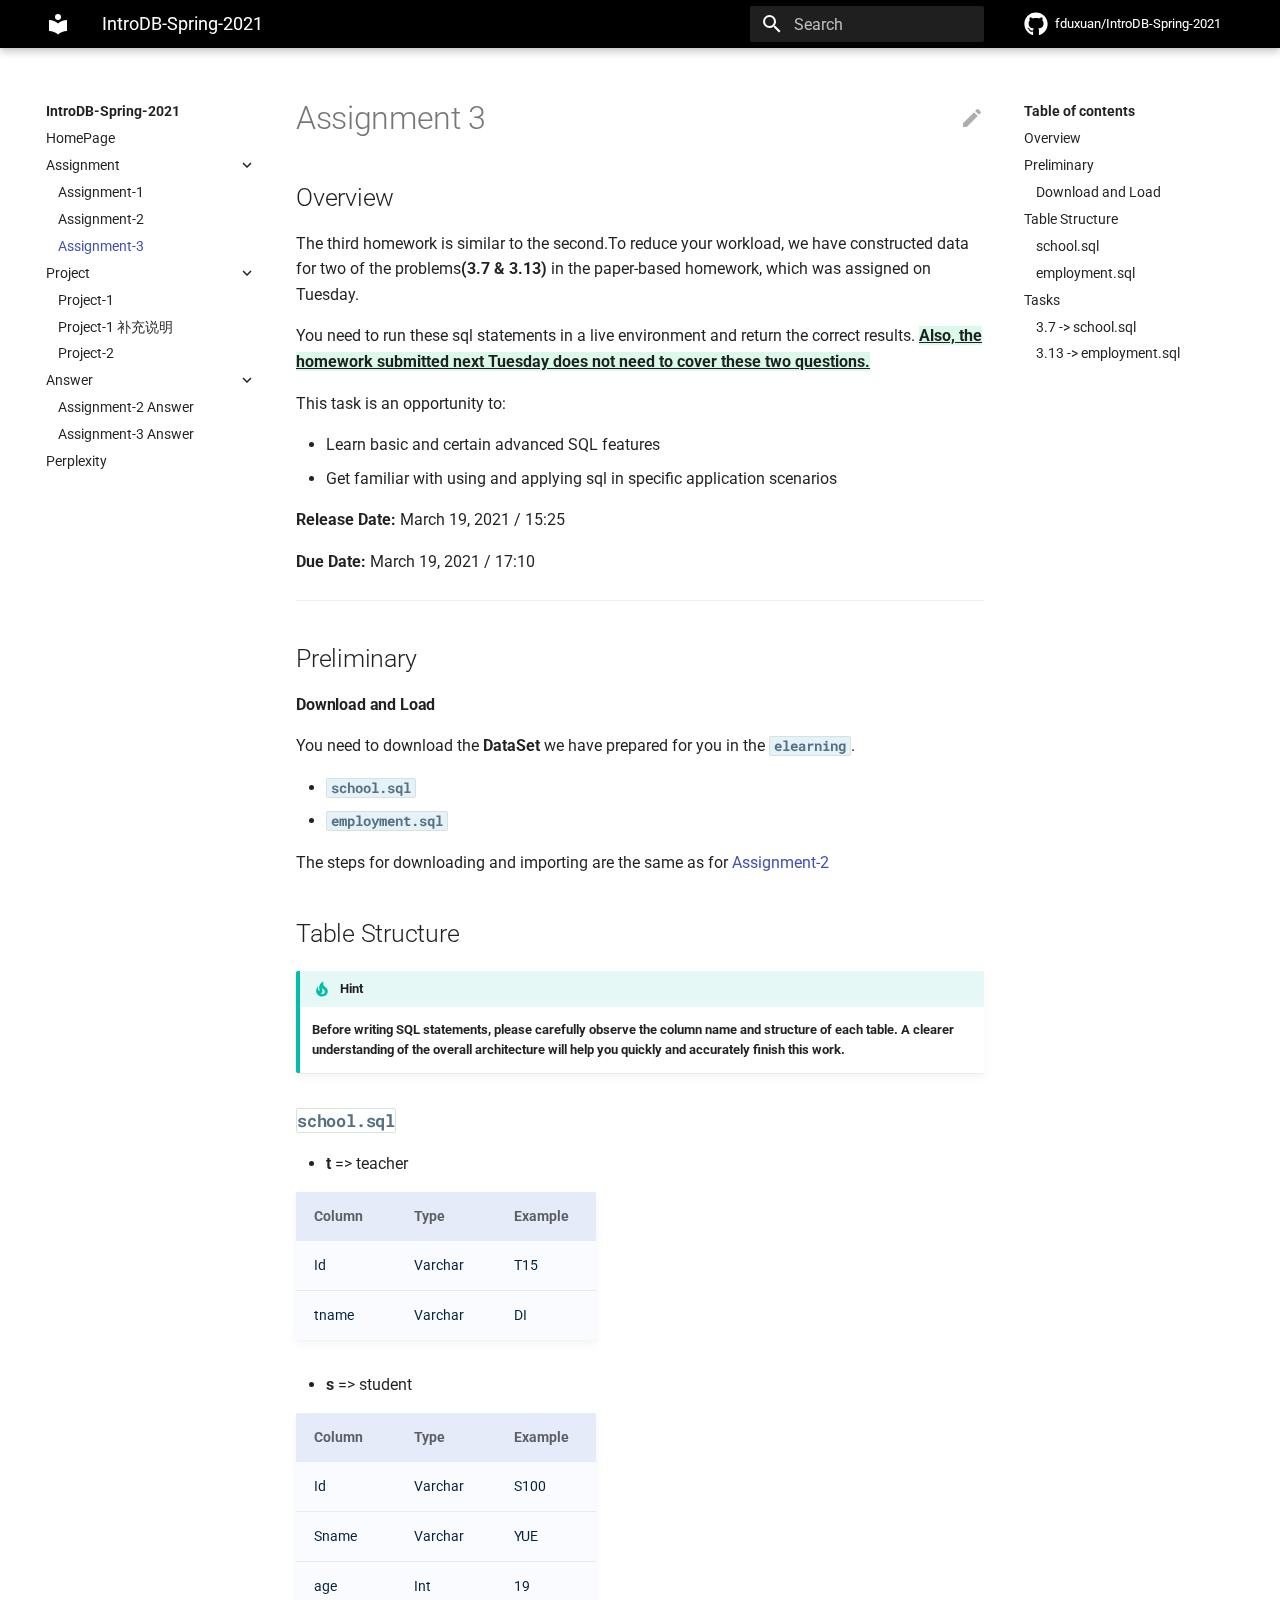
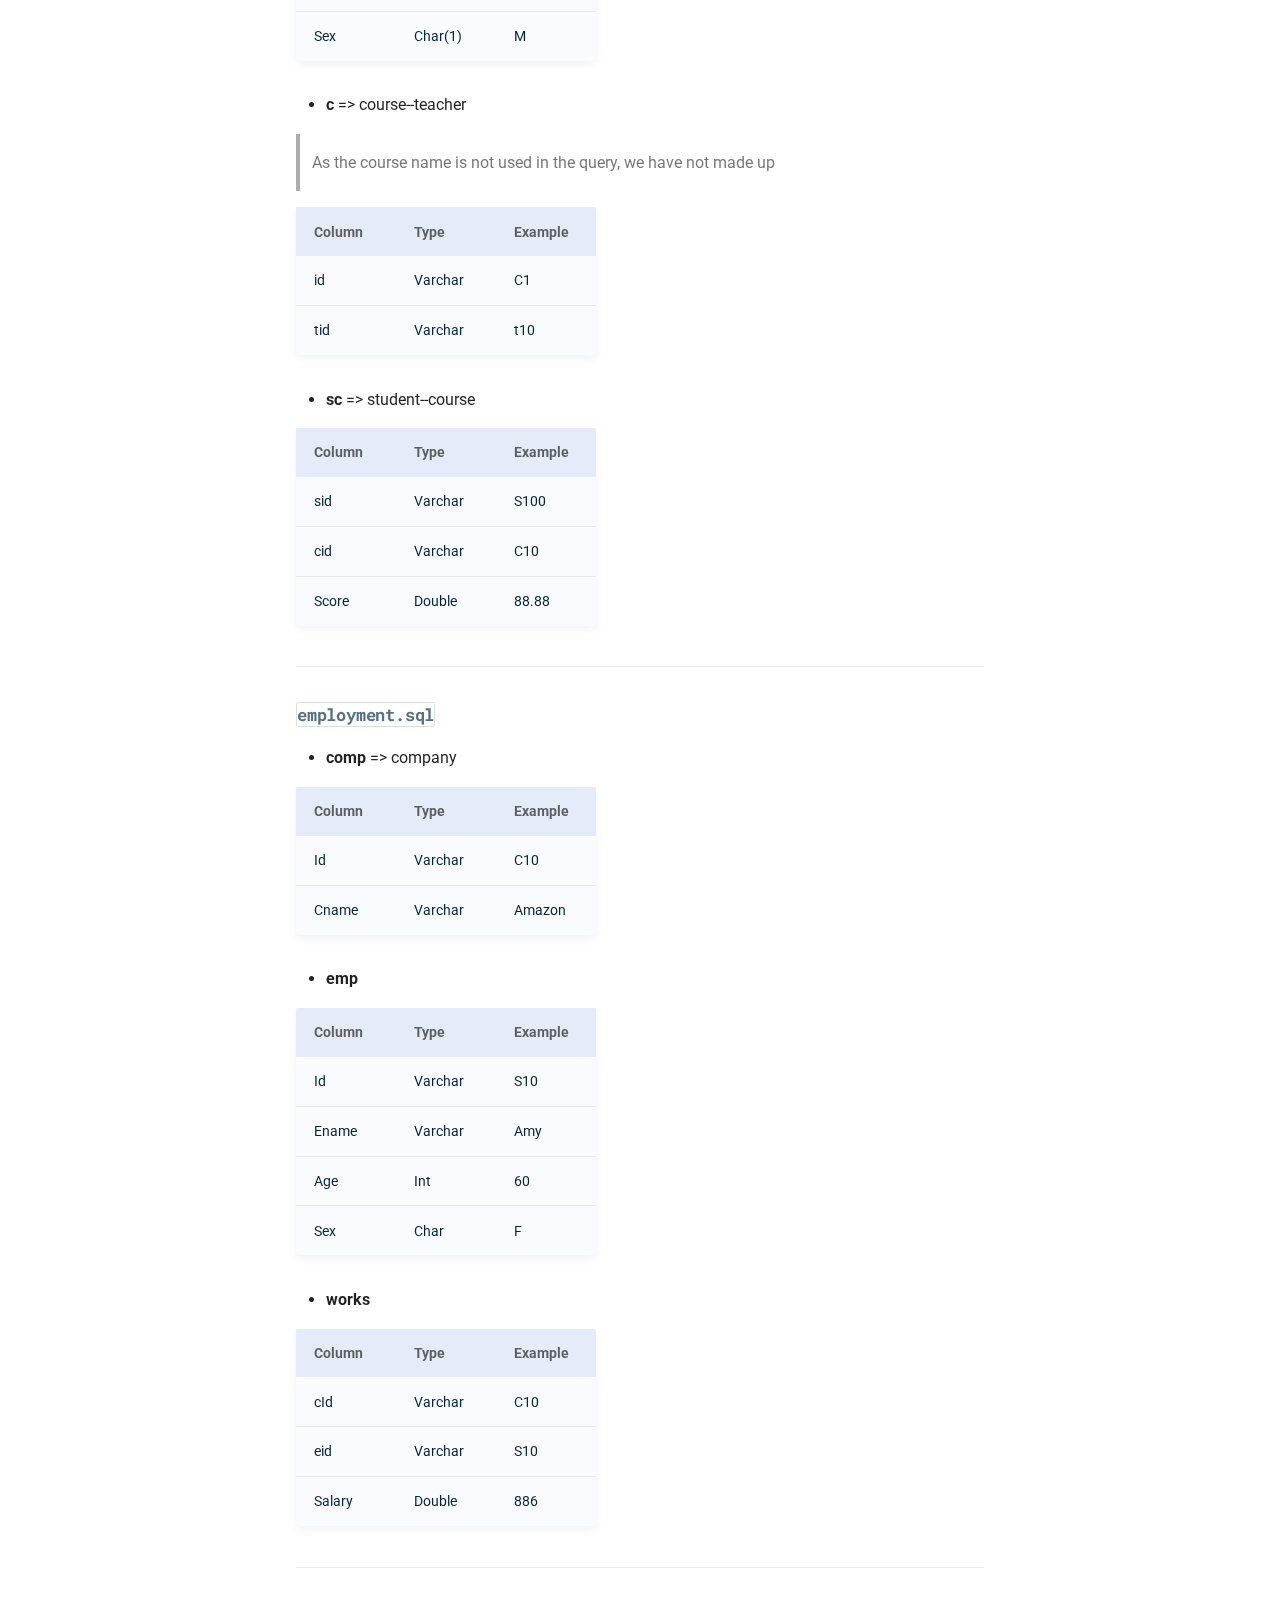
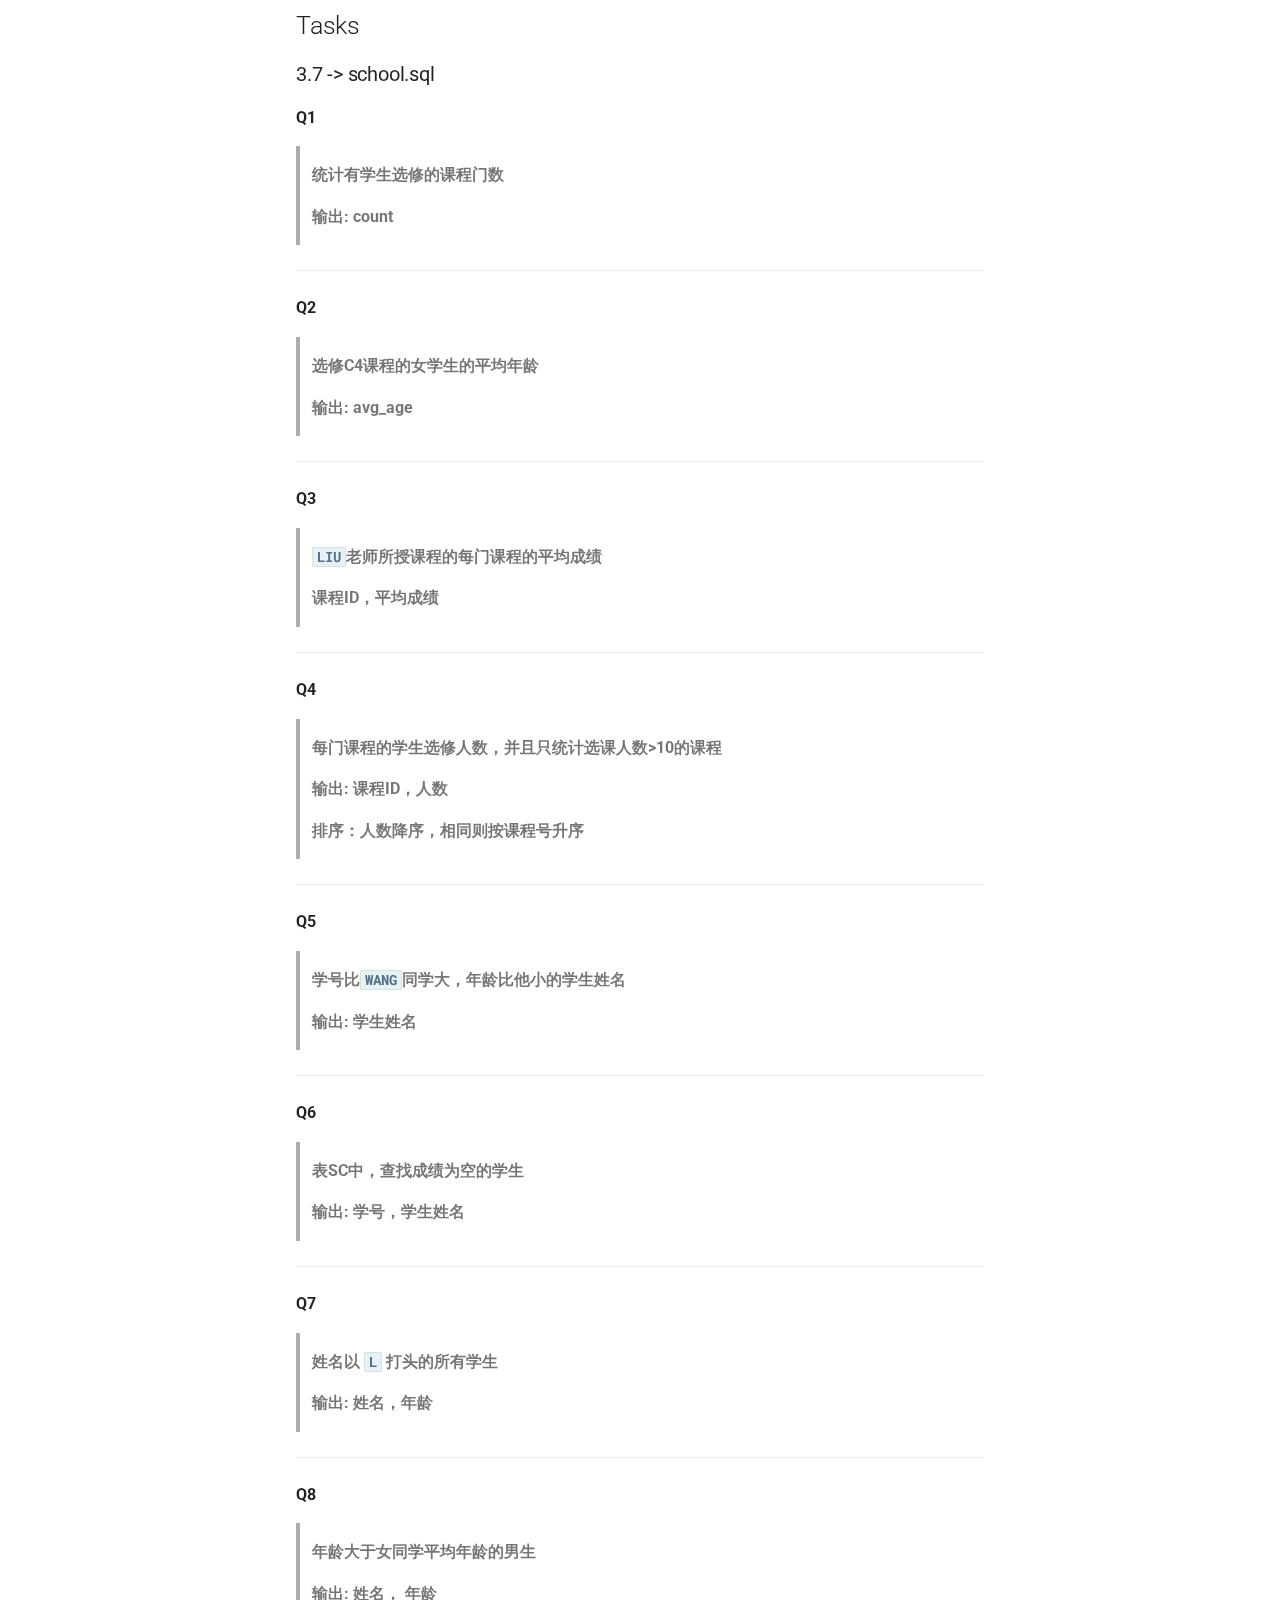
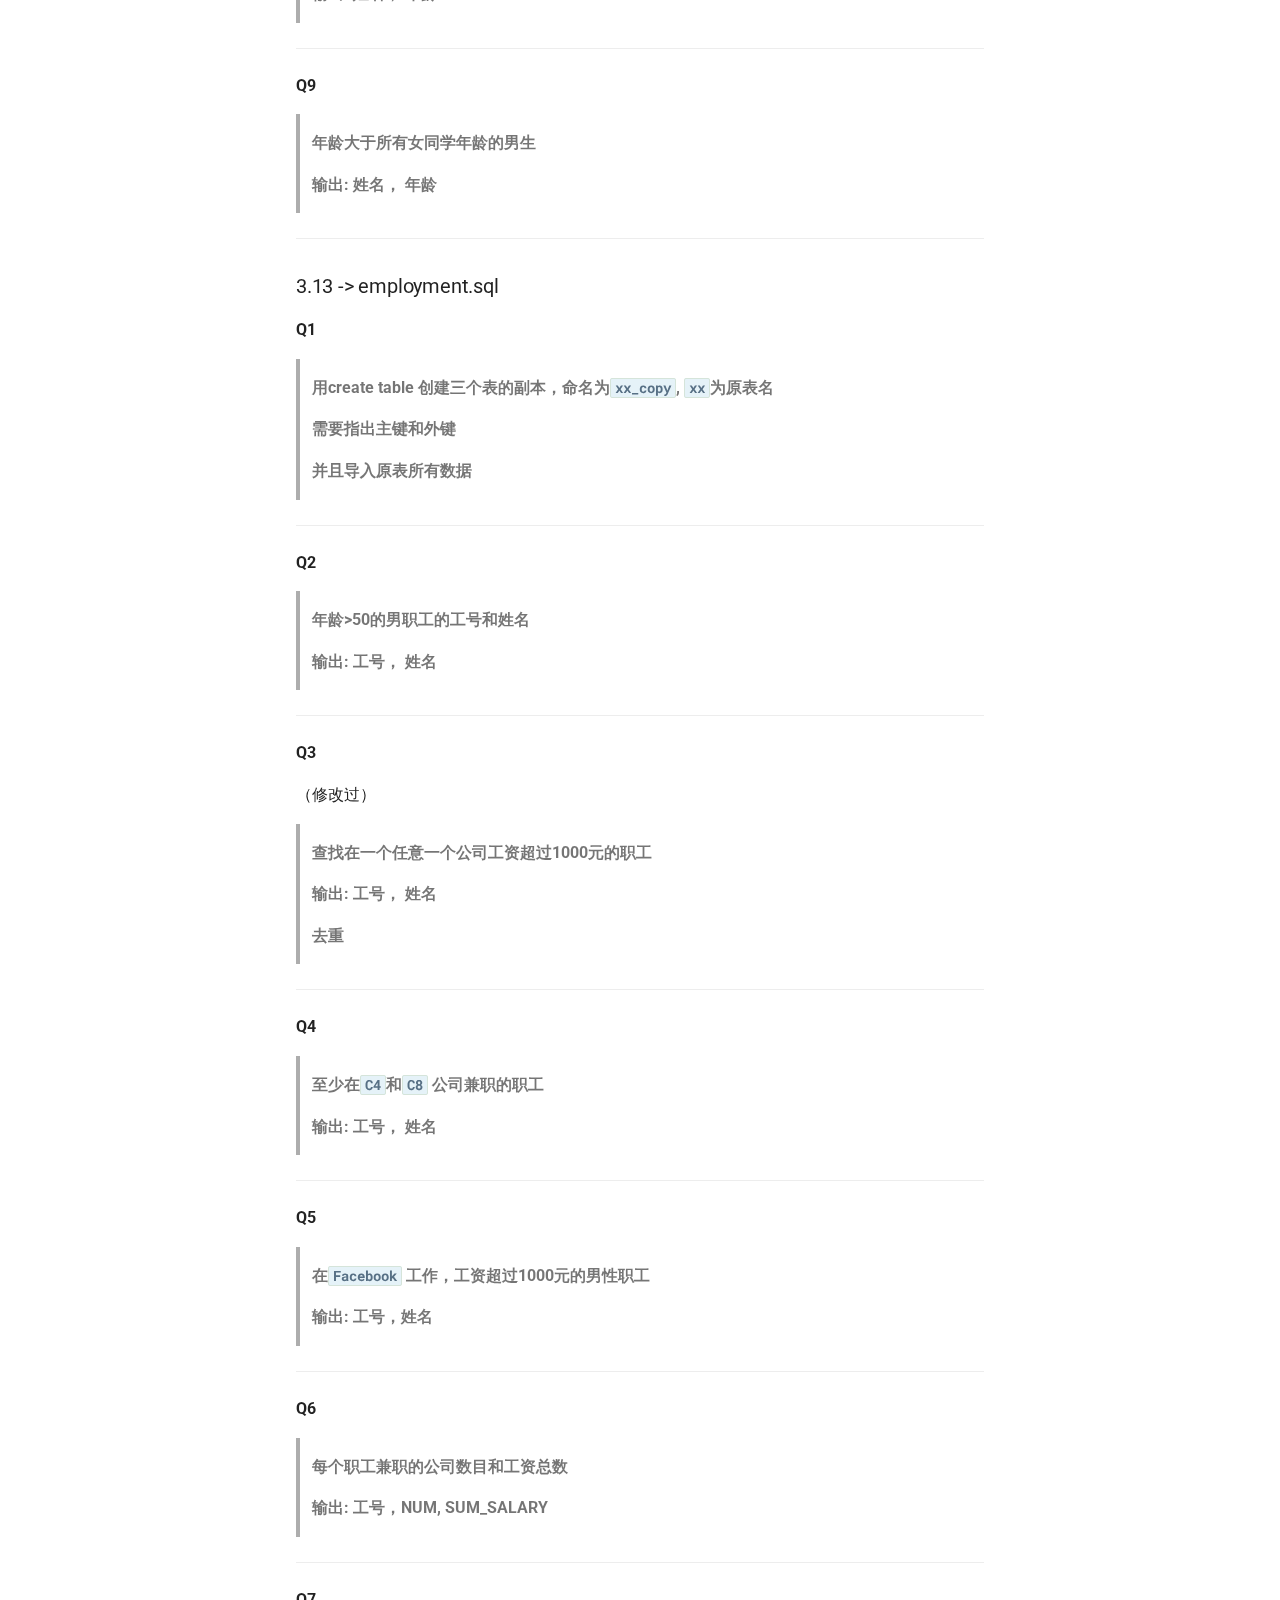
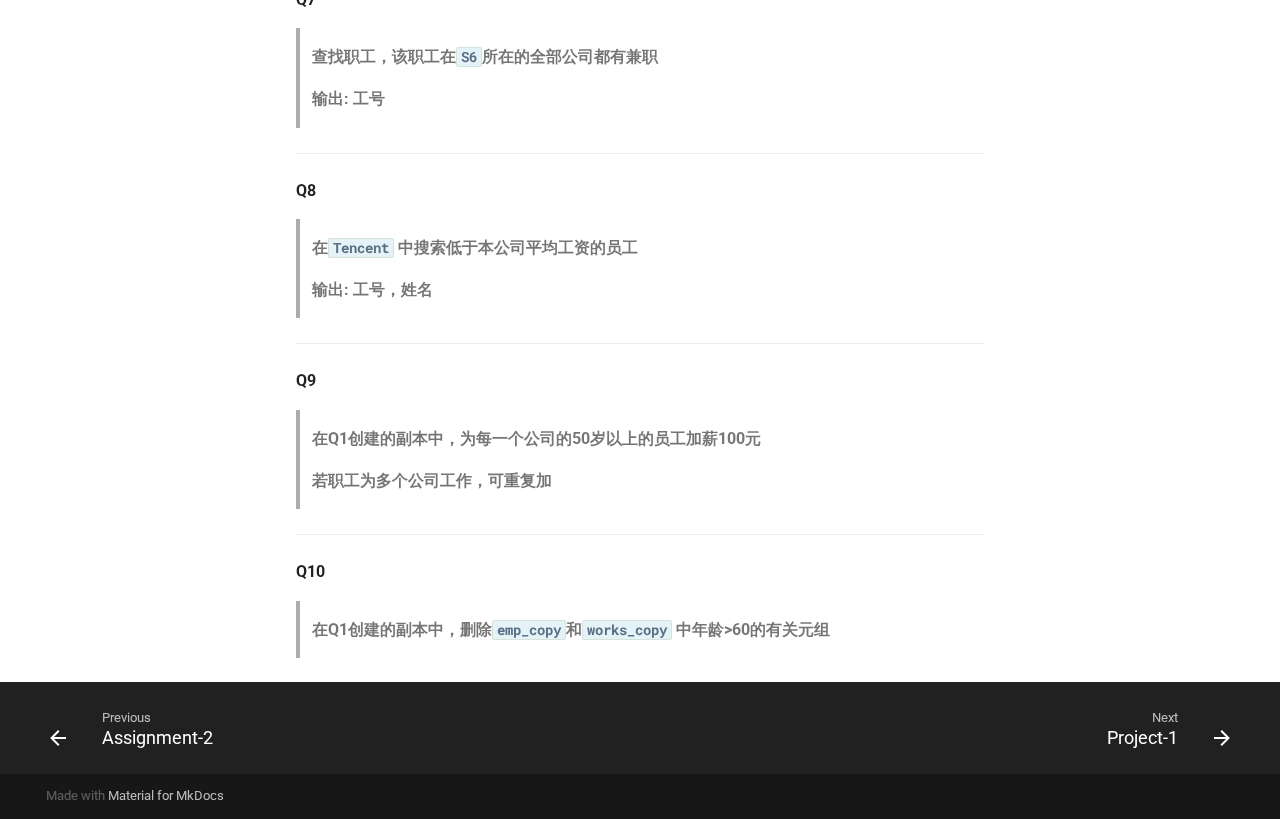
<file: Assignment/assignment3/index.html>
<!doctype html>
<html lang="en" class="no-js">
  <head>
    
      <meta charset="utf-8">
      <meta name="viewport" content="width=device-width,initial-scale=1">
      
      
      
      
        <link rel="canonical" href="https://fduxuan.github.io/IntroDB-Spring-2021/Assignment/assignment3/">
      
      <link rel="icon" href="../../assets/images/favicon.png">
      <meta name="generator" content="mkdocs-1.1.2, mkdocs-material-7.1.3">
    
    
      
        <title>Assignment-3 - IntroDB-Spring-2021</title>
      
    
    
      <link rel="stylesheet" href="../../assets/stylesheets/main.e35208c4.min.css">
      
        
        <link rel="stylesheet" href="../../assets/stylesheets/palette.ef6f36e2.min.css">
        
          
          
          <meta name="theme-color" content="#000000">
        
      
    
    
    
      
        
        <link rel="preconnect" href="https://fonts.gstatic.com" crossorigin>
        <link rel="stylesheet" href="https://fonts.googleapis.com/css?family=Roboto:300,400,400i,700%7CRoboto+Mono&display=fallback">
        <style>:root{--md-text-font-family:"Roboto";--md-code-font-family:"Roboto Mono"}</style>
      
    
    
    
      <link rel="stylesheet" href="../../stylesheets/extra.css">
    
    
      
    
    
  </head>
  
  
    
    
    
    
    
    <body dir="ltr" data-md-color-scheme="" data-md-color-primary="black" data-md-color-accent="light-blue">
  
    
    <script>function __prefix(e){return new URL("../..",location).pathname+"."+e}function __get(e,t=localStorage){return JSON.parse(t.getItem(__prefix(e)))}</script>
    
    <input class="md-toggle" data-md-toggle="drawer" type="checkbox" id="__drawer" autocomplete="off">
    <input class="md-toggle" data-md-toggle="search" type="checkbox" id="__search" autocomplete="off">
    <label class="md-overlay" for="__drawer"></label>
    <div data-md-component="skip">
      
        
        <a href="#assignment-3" class="md-skip">
          Skip to content
        </a>
      
    </div>
    <div data-md-component="announce">
      
    </div>
    
      <header class="md-header" data-md-component="header">
  <nav class="md-header__inner md-grid" aria-label="Header">
    <a href="../.." title="IntroDB-Spring-2021" class="md-header__button md-logo" aria-label="IntroDB-Spring-2021" data-md-component="logo">
      
  
  <svg xmlns="http://www.w3.org/2000/svg" viewBox="0 0 24 24"><path d="M12 8a3 3 0 0 0 3-3 3 3 0 0 0-3-3 3 3 0 0 0-3 3 3 3 0 0 0 3 3m0 3.54C9.64 9.35 6.5 8 3 8v11c3.5 0 6.64 1.35 9 3.54 2.36-2.19 5.5-3.54 9-3.54V8c-3.5 0-6.64 1.35-9 3.54z"/></svg>

    </a>
    <label class="md-header__button md-icon" for="__drawer">
      <svg xmlns="http://www.w3.org/2000/svg" viewBox="0 0 24 24"><path d="M3 6h18v2H3V6m0 5h18v2H3v-2m0 5h18v2H3v-2z"/></svg>
    </label>
    <div class="md-header__title" data-md-component="header-title">
      <div class="md-header__ellipsis">
        <div class="md-header__topic">
          <span class="md-ellipsis">
            IntroDB-Spring-2021
          </span>
        </div>
        <div class="md-header__topic" data-md-component="header-topic">
          <span class="md-ellipsis">
            
              Assignment-3
            
          </span>
        </div>
      </div>
    </div>
    
    
    
      <label class="md-header__button md-icon" for="__search">
        <svg xmlns="http://www.w3.org/2000/svg" viewBox="0 0 24 24"><path d="M9.5 3A6.5 6.5 0 0 1 16 9.5c0 1.61-.59 3.09-1.56 4.23l.27.27h.79l5 5-1.5 1.5-5-5v-.79l-.27-.27A6.516 6.516 0 0 1 9.5 16 6.5 6.5 0 0 1 3 9.5 6.5 6.5 0 0 1 9.5 3m0 2C7 5 5 7 5 9.5S7 14 9.5 14 14 12 14 9.5 12 5 9.5 5z"/></svg>
      </label>
      
<div class="md-search" data-md-component="search" role="dialog">
  <label class="md-search__overlay" for="__search"></label>
  <div class="md-search__inner" role="search">
    <form class="md-search__form" name="search">
      <input type="text" class="md-search__input" name="query" aria-label="Search" placeholder="Search" autocapitalize="off" autocorrect="off" autocomplete="off" spellcheck="false" data-md-component="search-query" data-md-state="active" required>
      <label class="md-search__icon md-icon" for="__search">
        <svg xmlns="http://www.w3.org/2000/svg" viewBox="0 0 24 24"><path d="M9.5 3A6.5 6.5 0 0 1 16 9.5c0 1.61-.59 3.09-1.56 4.23l.27.27h.79l5 5-1.5 1.5-5-5v-.79l-.27-.27A6.516 6.516 0 0 1 9.5 16 6.5 6.5 0 0 1 3 9.5 6.5 6.5 0 0 1 9.5 3m0 2C7 5 5 7 5 9.5S7 14 9.5 14 14 12 14 9.5 12 5 9.5 5z"/></svg>
        <svg xmlns="http://www.w3.org/2000/svg" viewBox="0 0 24 24"><path d="M20 11v2H8l5.5 5.5-1.42 1.42L4.16 12l7.92-7.92L13.5 5.5 8 11h12z"/></svg>
      </label>
      <button type="reset" class="md-search__icon md-icon" aria-label="Clear" tabindex="-1">
        <svg xmlns="http://www.w3.org/2000/svg" viewBox="0 0 24 24"><path d="M19 6.41 17.59 5 12 10.59 6.41 5 5 6.41 10.59 12 5 17.59 6.41 19 12 13.41 17.59 19 19 17.59 13.41 12 19 6.41z"/></svg>
      </button>
    </form>
    <div class="md-search__output">
      <div class="md-search__scrollwrap" data-md-scrollfix>
        <div class="md-search-result" data-md-component="search-result">
          <div class="md-search-result__meta">
            Initializing search
          </div>
          <ol class="md-search-result__list"></ol>
        </div>
      </div>
    </div>
  </div>
</div>
    
    
      <div class="md-header__source">
        
<a href="https://github.com/fduxuan/IntroDB-Spring-2021/" title="Go to repository" class="md-source" data-md-component="source">
  <div class="md-source__icon md-icon">
    
    <svg xmlns="http://www.w3.org/2000/svg" viewBox="0 0 496 512"><path d="M165.9 397.4c0 2-2.3 3.6-5.2 3.6-3.3.3-5.6-1.3-5.6-3.6 0-2 2.3-3.6 5.2-3.6 3-.3 5.6 1.3 5.6 3.6zm-31.1-4.5c-.7 2 1.3 4.3 4.3 4.9 2.6 1 5.6 0 6.2-2s-1.3-4.3-4.3-5.2c-2.6-.7-5.5.3-6.2 2.3zm44.2-1.7c-2.9.7-4.9 2.6-4.6 4.9.3 2 2.9 3.3 5.9 2.6 2.9-.7 4.9-2.6 4.6-4.6-.3-1.9-3-3.2-5.9-2.9zM244.8 8C106.1 8 0 113.3 0 252c0 110.9 69.8 205.8 169.5 239.2 12.8 2.3 17.3-5.6 17.3-12.1 0-6.2-.3-40.4-.3-61.4 0 0-70 15-84.7-29.8 0 0-11.4-29.1-27.8-36.6 0 0-22.9-15.7 1.6-15.4 0 0 24.9 2 38.6 25.8 21.9 38.6 58.6 27.5 72.9 20.9 2.3-16 8.8-27.1 16-33.7-55.9-6.2-112.3-14.3-112.3-110.5 0-27.5 7.6-41.3 23.6-58.9-2.6-6.5-11.1-33.3 2.6-67.9 20.9-6.5 69 27 69 27 20-5.6 41.5-8.5 62.8-8.5s42.8 2.9 62.8 8.5c0 0 48.1-33.6 69-27 13.7 34.7 5.2 61.4 2.6 67.9 16 17.7 25.8 31.5 25.8 58.9 0 96.5-58.9 104.2-114.8 110.5 9.2 7.9 17 22.9 17 46.4 0 33.7-.3 75.4-.3 83.6 0 6.5 4.6 14.4 17.3 12.1C428.2 457.8 496 362.9 496 252 496 113.3 383.5 8 244.8 8zM97.2 352.9c-1.3 1-1 3.3.7 5.2 1.6 1.6 3.9 2.3 5.2 1 1.3-1 1-3.3-.7-5.2-1.6-1.6-3.9-2.3-5.2-1zm-10.8-8.1c-.7 1.3.3 2.9 2.3 3.9 1.6 1 3.6.7 4.3-.7.7-1.3-.3-2.9-2.3-3.9-2-.6-3.6-.3-4.3.7zm32.4 35.6c-1.6 1.3-1 4.3 1.3 6.2 2.3 2.3 5.2 2.6 6.5 1 1.3-1.3.7-4.3-1.3-6.2-2.2-2.3-5.2-2.6-6.5-1zm-11.4-14.7c-1.6 1-1.6 3.6 0 5.9 1.6 2.3 4.3 3.3 5.6 2.3 1.6-1.3 1.6-3.9 0-6.2-1.4-2.3-4-3.3-5.6-2z"/></svg>
  </div>
  <div class="md-source__repository">
    fduxuan/IntroDB-Spring-2021
  </div>
</a>
      </div>
    
  </nav>
</header>
    
    <div class="md-container" data-md-component="container">
      
      
        
      
      <main class="md-main" data-md-component="main">
        <div class="md-main__inner md-grid">
          
            
              
              <div class="md-sidebar md-sidebar--primary" data-md-component="sidebar" data-md-type="navigation" >
                <div class="md-sidebar__scrollwrap">
                  <div class="md-sidebar__inner">
                    


<nav class="md-nav md-nav--primary" aria-label="Navigation" data-md-level="0">
  <label class="md-nav__title" for="__drawer">
    <a href="../.." title="IntroDB-Spring-2021" class="md-nav__button md-logo" aria-label="IntroDB-Spring-2021" data-md-component="logo">
      
  
  <svg xmlns="http://www.w3.org/2000/svg" viewBox="0 0 24 24"><path d="M12 8a3 3 0 0 0 3-3 3 3 0 0 0-3-3 3 3 0 0 0-3 3 3 3 0 0 0 3 3m0 3.54C9.64 9.35 6.5 8 3 8v11c3.5 0 6.64 1.35 9 3.54 2.36-2.19 5.5-3.54 9-3.54V8c-3.5 0-6.64 1.35-9 3.54z"/></svg>

    </a>
    IntroDB-Spring-2021
  </label>
  
    <div class="md-nav__source">
      
<a href="https://github.com/fduxuan/IntroDB-Spring-2021/" title="Go to repository" class="md-source" data-md-component="source">
  <div class="md-source__icon md-icon">
    
    <svg xmlns="http://www.w3.org/2000/svg" viewBox="0 0 496 512"><path d="M165.9 397.4c0 2-2.3 3.6-5.2 3.6-3.3.3-5.6-1.3-5.6-3.6 0-2 2.3-3.6 5.2-3.6 3-.3 5.6 1.3 5.6 3.6zm-31.1-4.5c-.7 2 1.3 4.3 4.3 4.9 2.6 1 5.6 0 6.2-2s-1.3-4.3-4.3-5.2c-2.6-.7-5.5.3-6.2 2.3zm44.2-1.7c-2.9.7-4.9 2.6-4.6 4.9.3 2 2.9 3.3 5.9 2.6 2.9-.7 4.9-2.6 4.6-4.6-.3-1.9-3-3.2-5.9-2.9zM244.8 8C106.1 8 0 113.3 0 252c0 110.9 69.8 205.8 169.5 239.2 12.8 2.3 17.3-5.6 17.3-12.1 0-6.2-.3-40.4-.3-61.4 0 0-70 15-84.7-29.8 0 0-11.4-29.1-27.8-36.6 0 0-22.9-15.7 1.6-15.4 0 0 24.9 2 38.6 25.8 21.9 38.6 58.6 27.5 72.9 20.9 2.3-16 8.8-27.1 16-33.7-55.9-6.2-112.3-14.3-112.3-110.5 0-27.5 7.6-41.3 23.6-58.9-2.6-6.5-11.1-33.3 2.6-67.9 20.9-6.5 69 27 69 27 20-5.6 41.5-8.5 62.8-8.5s42.8 2.9 62.8 8.5c0 0 48.1-33.6 69-27 13.7 34.7 5.2 61.4 2.6 67.9 16 17.7 25.8 31.5 25.8 58.9 0 96.5-58.9 104.2-114.8 110.5 9.2 7.9 17 22.9 17 46.4 0 33.7-.3 75.4-.3 83.6 0 6.5 4.6 14.4 17.3 12.1C428.2 457.8 496 362.9 496 252 496 113.3 383.5 8 244.8 8zM97.2 352.9c-1.3 1-1 3.3.7 5.2 1.6 1.6 3.9 2.3 5.2 1 1.3-1 1-3.3-.7-5.2-1.6-1.6-3.9-2.3-5.2-1zm-10.8-8.1c-.7 1.3.3 2.9 2.3 3.9 1.6 1 3.6.7 4.3-.7.7-1.3-.3-2.9-2.3-3.9-2-.6-3.6-.3-4.3.7zm32.4 35.6c-1.6 1.3-1 4.3 1.3 6.2 2.3 2.3 5.2 2.6 6.5 1 1.3-1.3.7-4.3-1.3-6.2-2.2-2.3-5.2-2.6-6.5-1zm-11.4-14.7c-1.6 1-1.6 3.6 0 5.9 1.6 2.3 4.3 3.3 5.6 2.3 1.6-1.3 1.6-3.9 0-6.2-1.4-2.3-4-3.3-5.6-2z"/></svg>
  </div>
  <div class="md-source__repository">
    fduxuan/IntroDB-Spring-2021
  </div>
</a>
    </div>
  
  <ul class="md-nav__list" data-md-scrollfix>
    
      
      
      

  
  
  
    <li class="md-nav__item">
      <a href="../.." class="md-nav__link">
        HomePage
      </a>
    </li>
  

    
      
      
      

  
  
    
  
  
    
    <li class="md-nav__item md-nav__item--active md-nav__item--nested">
      
      
        <input class="md-nav__toggle md-toggle" data-md-toggle="__nav_2" type="checkbox" id="__nav_2" checked>
      
      <label class="md-nav__link" for="__nav_2">
        Assignment
        <span class="md-nav__icon md-icon"></span>
      </label>
      <nav class="md-nav" aria-label="Assignment" data-md-level="1">
        <label class="md-nav__title" for="__nav_2">
          <span class="md-nav__icon md-icon"></span>
          Assignment
        </label>
        <ul class="md-nav__list" data-md-scrollfix>
          
            
  
  
  
    <li class="md-nav__item">
      <a href="../assignment1/" class="md-nav__link">
        Assignment-1
      </a>
    </li>
  

          
            
  
  
  
    <li class="md-nav__item">
      <a href="../assignment2/" class="md-nav__link">
        Assignment-2
      </a>
    </li>
  

          
            
  
  
    
  
  
    <li class="md-nav__item md-nav__item--active">
      
      <input class="md-nav__toggle md-toggle" data-md-toggle="toc" type="checkbox" id="__toc">
      
      
        
      
      
        <label class="md-nav__link md-nav__link--active" for="__toc">
          Assignment-3
          <span class="md-nav__icon md-icon"></span>
        </label>
      
      <a href="./" class="md-nav__link md-nav__link--active">
        Assignment-3
      </a>
      
        
<nav class="md-nav md-nav--secondary" aria-label="Table of contents">
  
  
  
    
  
  
    <label class="md-nav__title" for="__toc">
      <span class="md-nav__icon md-icon"></span>
      Table of contents
    </label>
    <ul class="md-nav__list" data-md-component="toc" data-md-scrollfix>
      
        <li class="md-nav__item">
  <a href="#overview" class="md-nav__link">
    Overview
  </a>
  
</li>
      
        <li class="md-nav__item">
  <a href="#preliminary" class="md-nav__link">
    Preliminary
  </a>
  
    <nav class="md-nav" aria-label="Preliminary">
      <ul class="md-nav__list">
        
          <li class="md-nav__item">
  <a href="#download-and-load" class="md-nav__link">
    Download and Load
  </a>
  
</li>
        
      </ul>
    </nav>
  
</li>
      
        <li class="md-nav__item">
  <a href="#table-structure" class="md-nav__link">
    Table Structure
  </a>
  
    <nav class="md-nav" aria-label="Table Structure">
      <ul class="md-nav__list">
        
          <li class="md-nav__item">
  <a href="#schoolsql" class="md-nav__link">
    school.sql
  </a>
  
</li>
        
          <li class="md-nav__item">
  <a href="#employmentsql" class="md-nav__link">
    employment.sql
  </a>
  
</li>
        
      </ul>
    </nav>
  
</li>
      
        <li class="md-nav__item">
  <a href="#tasks" class="md-nav__link">
    Tasks
  </a>
  
    <nav class="md-nav" aria-label="Tasks">
      <ul class="md-nav__list">
        
          <li class="md-nav__item">
  <a href="#37-schoolsql" class="md-nav__link">
    3.7 -&gt; school.sql
  </a>
  
</li>
        
          <li class="md-nav__item">
  <a href="#313-employmentsql" class="md-nav__link">
    3.13 -&gt; employment.sql
  </a>
  
</li>
        
      </ul>
    </nav>
  
</li>
      
    </ul>
  
</nav>
      
    </li>
  

          
        </ul>
      </nav>
    </li>
  

    
      
      
      

  
  
  
    
    <li class="md-nav__item md-nav__item--nested">
      
      
        <input class="md-nav__toggle md-toggle" data-md-toggle="__nav_3" data-md-state="indeterminate" type="checkbox" id="__nav_3" checked>
      
      <label class="md-nav__link" for="__nav_3">
        Project
        <span class="md-nav__icon md-icon"></span>
      </label>
      <nav class="md-nav" aria-label="Project" data-md-level="1">
        <label class="md-nav__title" for="__nav_3">
          <span class="md-nav__icon md-icon"></span>
          Project
        </label>
        <ul class="md-nav__list" data-md-scrollfix>
          
            
  
  
  
    <li class="md-nav__item">
      <a href="../../Project/project-1/" class="md-nav__link">
        Project-1
      </a>
    </li>
  

          
            
  
  
  
    <li class="md-nav__item">
      <a href="../../Project/project-1%E8%A1%A5%E5%85%85%E8%AF%B4%E6%98%8E/" class="md-nav__link">
        Project-1 补充说明
      </a>
    </li>
  

          
            
  
  
  
    <li class="md-nav__item">
      <a href="../../Project/project-2/" class="md-nav__link">
        Project-2
      </a>
    </li>
  

          
        </ul>
      </nav>
    </li>
  

    
      
      
      

  
  
  
    
    <li class="md-nav__item md-nav__item--nested">
      
      
        <input class="md-nav__toggle md-toggle" data-md-toggle="__nav_4" data-md-state="indeterminate" type="checkbox" id="__nav_4" checked>
      
      <label class="md-nav__link" for="__nav_4">
        Answer
        <span class="md-nav__icon md-icon"></span>
      </label>
      <nav class="md-nav" aria-label="Answer" data-md-level="1">
        <label class="md-nav__title" for="__nav_4">
          <span class="md-nav__icon md-icon"></span>
          Answer
        </label>
        <ul class="md-nav__list" data-md-scrollfix>
          
            
  
  
  
    <li class="md-nav__item">
      <a href="../../Answer/assignment-2/" class="md-nav__link">
        Assignment-2 Answer
      </a>
    </li>
  

          
            
  
  
  
    <li class="md-nav__item">
      <a href="../../Answer/assignment-3/" class="md-nav__link">
        Assignment-3 Answer
      </a>
    </li>
  

          
        </ul>
      </nav>
    </li>
  

    
      
      
      

  
  
  
    <li class="md-nav__item">
      <a href="../../perplexity.md" class="md-nav__link">
        Perplexity
      </a>
    </li>
  

    
  </ul>
</nav>
                  </div>
                </div>
              </div>
            
            
              
              <div class="md-sidebar md-sidebar--secondary" data-md-component="sidebar" data-md-type="toc" >
                <div class="md-sidebar__scrollwrap">
                  <div class="md-sidebar__inner">
                    
<nav class="md-nav md-nav--secondary" aria-label="Table of contents">
  
  
  
    
  
  
    <label class="md-nav__title" for="__toc">
      <span class="md-nav__icon md-icon"></span>
      Table of contents
    </label>
    <ul class="md-nav__list" data-md-component="toc" data-md-scrollfix>
      
        <li class="md-nav__item">
  <a href="#overview" class="md-nav__link">
    Overview
  </a>
  
</li>
      
        <li class="md-nav__item">
  <a href="#preliminary" class="md-nav__link">
    Preliminary
  </a>
  
    <nav class="md-nav" aria-label="Preliminary">
      <ul class="md-nav__list">
        
          <li class="md-nav__item">
  <a href="#download-and-load" class="md-nav__link">
    Download and Load
  </a>
  
</li>
        
      </ul>
    </nav>
  
</li>
      
        <li class="md-nav__item">
  <a href="#table-structure" class="md-nav__link">
    Table Structure
  </a>
  
    <nav class="md-nav" aria-label="Table Structure">
      <ul class="md-nav__list">
        
          <li class="md-nav__item">
  <a href="#schoolsql" class="md-nav__link">
    school.sql
  </a>
  
</li>
        
          <li class="md-nav__item">
  <a href="#employmentsql" class="md-nav__link">
    employment.sql
  </a>
  
</li>
        
      </ul>
    </nav>
  
</li>
      
        <li class="md-nav__item">
  <a href="#tasks" class="md-nav__link">
    Tasks
  </a>
  
    <nav class="md-nav" aria-label="Tasks">
      <ul class="md-nav__list">
        
          <li class="md-nav__item">
  <a href="#37-schoolsql" class="md-nav__link">
    3.7 -&gt; school.sql
  </a>
  
</li>
        
          <li class="md-nav__item">
  <a href="#313-employmentsql" class="md-nav__link">
    3.13 -&gt; employment.sql
  </a>
  
</li>
        
      </ul>
    </nav>
  
</li>
      
    </ul>
  
</nav>
                  </div>
                </div>
              </div>
            
          
          <div class="md-content" data-md-component="content">
            <article class="md-content__inner md-typeset">
              
                
                  <a href="https://github.com/fduxuan/IntroDB-Spring-2021/edit/master/docs/Assignment/assignment3.md" title="Edit this page" class="md-content__button md-icon">
                    <svg xmlns="http://www.w3.org/2000/svg" viewBox="0 0 24 24"><path d="M20.71 7.04c.39-.39.39-1.04 0-1.41l-2.34-2.34c-.37-.39-1.02-.39-1.41 0l-1.84 1.83 3.75 3.75M3 17.25V21h3.75L17.81 9.93l-3.75-3.75L3 17.25z"/></svg>
                  </a>
                
                
                <h1 id="assignment-3">Assignment 3</h1>
<h2 id="overview">Overview</h2>
<p>The third homework is similar to the second.To reduce your workload, we have constructed data for two of the problems<strong>(3.7 &amp; 3.13)</strong> in the paper-based homework, which was assigned on Tuesday.</p>
<p>You need to run these sql statements in a live environment and return the correct results. <strong><ins class="critic">Also, the homework submitted next Tuesday does not need to cover these two questions.</ins></strong></p>
<p>This task is an opportunity to:</p>
<ul>
<li>Learn basic and certain advanced SQL features</li>
<li>Get familiar with using and applying sql in specific application scenarios</li>
</ul>
<p><strong>Release Date:</strong> March 19, 2021 / 15:25</p>
<p><strong>Due Date:</strong> March 19, 2021 / 17:10</p>
<hr />
<h2 id="preliminary">Preliminary</h2>
<h4 id="download-and-load">Download and Load</h4>
<p>You need to download the <strong>DataSet</strong> we have prepared for you in the <code>elearning</code>.</p>
<ul>
<li><code>school.sql</code></li>
<li><code>employment.sql</code></li>
</ul>
<p>The steps for downloading and importing are the same as for <a href="../assignment2/">Assignment-2</a></p>
<h2 id="table-structure">Table Structure</h2>
<div class="admonition hint">
<p class="admonition-title">Hint</p>
<p><strong>Before writing SQL statements, please carefully observe the column name and structure of each table. A clearer understanding of the overall architecture will help you quickly and accurately finish this work.</strong></p>
</div>
<h3 id="schoolsql"><code>school.sql</code></h3>
<ul>
<li><strong>t</strong> =&gt; teacher</li>
</ul>
<table>
<thead>
<tr>
<th>Column</th>
<th>Type</th>
<th>Example</th>
</tr>
</thead>
<tbody>
<tr>
<td>Id</td>
<td>Varchar</td>
<td>T15</td>
</tr>
<tr>
<td>tname</td>
<td>Varchar</td>
<td>DI</td>
</tr>
</tbody>
</table>
<ul>
<li><strong>s</strong> =&gt; student</li>
</ul>
<table>
<thead>
<tr>
<th>Column</th>
<th>Type</th>
<th>Example</th>
</tr>
</thead>
<tbody>
<tr>
<td>Id</td>
<td>Varchar</td>
<td>S100</td>
</tr>
<tr>
<td>Sname</td>
<td>Varchar</td>
<td>YUE</td>
</tr>
<tr>
<td>age</td>
<td>Int</td>
<td>19</td>
</tr>
<tr>
<td>Sex</td>
<td>Char(1)</td>
<td>M</td>
</tr>
</tbody>
</table>
<ul>
<li><strong>c</strong> =&gt; course--teacher  </li>
</ul>
<blockquote>
<p>As the course name is not used in the query, we have not made up</p>
</blockquote>
<table>
<thead>
<tr>
<th>Column</th>
<th>Type</th>
<th>Example</th>
</tr>
</thead>
<tbody>
<tr>
<td>id</td>
<td>Varchar</td>
<td>C1</td>
</tr>
<tr>
<td>tid</td>
<td>Varchar</td>
<td>t10</td>
</tr>
</tbody>
</table>
<ul>
<li><strong>sc</strong> =&gt; student--course</li>
</ul>
<table>
<thead>
<tr>
<th>Column</th>
<th>Type</th>
<th>Example</th>
</tr>
</thead>
<tbody>
<tr>
<td>sid</td>
<td>Varchar</td>
<td>S100</td>
</tr>
<tr>
<td>cid</td>
<td>Varchar</td>
<td>C10</td>
</tr>
<tr>
<td>Score</td>
<td>Double</td>
<td>88.88</td>
</tr>
</tbody>
</table>
<hr />
<h3 id="employmentsql"><code>employment.sql</code></h3>
<ul>
<li><strong>comp</strong> =&gt; company</li>
</ul>
<table>
<thead>
<tr>
<th>Column</th>
<th>Type</th>
<th>Example</th>
</tr>
</thead>
<tbody>
<tr>
<td>Id</td>
<td>Varchar</td>
<td>C10</td>
</tr>
<tr>
<td>Cname</td>
<td>Varchar</td>
<td>Amazon</td>
</tr>
</tbody>
</table>
<ul>
<li><strong>emp</strong></li>
</ul>
<table>
<thead>
<tr>
<th>Column</th>
<th>Type</th>
<th>Example</th>
</tr>
</thead>
<tbody>
<tr>
<td>Id</td>
<td>Varchar</td>
<td>S10</td>
</tr>
<tr>
<td>Ename</td>
<td>Varchar</td>
<td>Amy</td>
</tr>
<tr>
<td>Age</td>
<td>Int</td>
<td>60</td>
</tr>
<tr>
<td>Sex</td>
<td>Char</td>
<td>F</td>
</tr>
</tbody>
</table>
<ul>
<li><strong>works</strong></li>
</ul>
<table>
<thead>
<tr>
<th>Column</th>
<th>Type</th>
<th>Example</th>
</tr>
</thead>
<tbody>
<tr>
<td>cId</td>
<td>Varchar</td>
<td>C10</td>
</tr>
<tr>
<td>eid</td>
<td>Varchar</td>
<td>S10</td>
</tr>
<tr>
<td>Salary</td>
<td>Double</td>
<td>886</td>
</tr>
</tbody>
</table>
<hr />
<h2 id="tasks">Tasks</h2>
<h3 id="37-schoolsql">3.7 -&gt; school.sql</h3>
<p><strong>Q1</strong></p>
<blockquote>
<p><strong>统计有学生选修的课程门数</strong></p>
<p><strong>输出: count</strong></p>
</blockquote>
<hr />
<p><strong>Q2</strong></p>
<blockquote>
<p><strong>选修C4课程的女学生的平均年龄</strong></p>
<p><strong>输出: avg_age</strong></p>
</blockquote>
<hr />
<p><strong>Q3</strong></p>
<blockquote>
<p><strong><code>LIU</code>老师所授课程的每门课程的平均成绩</strong></p>
<p><strong>课程ID，平均成绩</strong></p>
</blockquote>
<hr />
<p><strong>Q4</strong></p>
<blockquote>
<p><strong>每门课程的学生选修人数，并且只统计选课人数&gt;10的课程</strong></p>
<p><strong>输出: 课程ID，人数</strong></p>
<p><strong>排序：人数降序，相同则按课程号升序</strong></p>
</blockquote>
<hr />
<p><strong>Q5</strong></p>
<blockquote>
<p><strong>学号比<code>WANG</code>同学大，年龄比他小的学生姓名</strong></p>
<p><strong>输出: 学生姓名</strong></p>
</blockquote>
<hr />
<p><strong>Q6</strong></p>
<blockquote>
<p><strong>表SC中，查找成绩为空的学生</strong></p>
<p><strong>输出: 学号，学生姓名</strong></p>
</blockquote>
<hr />
<p><strong>Q7</strong></p>
<blockquote>
<p><strong>姓名以 <code>L</code> 打头的所有学生</strong></p>
<p><strong>输出: 姓名，年龄</strong></p>
</blockquote>
<hr />
<p><strong>Q8</strong></p>
<blockquote>
<p><strong>年龄大于女同学平均年龄的男生</strong></p>
<p><strong>输出: 姓名， 年龄</strong></p>
</blockquote>
<hr />
<p><strong>Q9</strong></p>
<blockquote>
<p><strong>年龄大于所有女同学年龄的男生</strong></p>
<p><strong>输出: 姓名， 年龄</strong></p>
</blockquote>
<hr />
<h3 id="313-employmentsql">3.13 -&gt; employment.sql</h3>
<p><strong>Q1</strong></p>
<blockquote>
<p><strong>用create table 创建三个表的副本，命名为<code>xx_copy</code>, <code>xx</code>为原表名</strong></p>
<p><strong>需要指出主键和外键</strong></p>
<p><strong>并且导入原表所有数据</strong></p>
</blockquote>
<hr />
<p><strong>Q2</strong></p>
<blockquote>
<p><strong>年龄&gt;50的男职工的工号和姓名</strong></p>
<p><strong>输出: 工号， 姓名</strong></p>
</blockquote>
<hr />
<p><strong>Q3</strong></p>
<p>（修改过）</p>
<blockquote>
<p><strong>查找在一个任意一个公司工资超过1000元的职工</strong></p>
<p><strong>输出: 工号， 姓名</strong></p>
<p><strong>去重</strong></p>
</blockquote>
<hr />
<p><strong>Q4</strong></p>
<blockquote>
<p><strong>至少在<code>C4</code>和<code>C8</code> 公司兼职的职工</strong></p>
<p><strong>输出: 工号， 姓名</strong></p>
</blockquote>
<hr />
<p><strong>Q5</strong></p>
<blockquote>
<p><strong>在<code>Facebook</code> 工作，工资超过1000元的男性职工</strong></p>
<p><strong>输出: 工号，姓名</strong></p>
</blockquote>
<hr />
<p><strong>Q6</strong></p>
<blockquote>
<p><strong>每个职工兼职的公司数目和工资总数</strong></p>
<p><strong>输出: 工号，NUM, SUM_SALARY</strong></p>
</blockquote>
<hr />
<p><strong>Q7</strong></p>
<blockquote>
<p><strong>查找职工，该职工在<code>S6</code>所在的全部公司都有兼职</strong></p>
<p><strong>输出: 工号</strong></p>
</blockquote>
<hr />
<p><strong>Q8</strong></p>
<blockquote>
<p><strong>在<code>Tencent</code> 中搜索低于本公司平均工资的员工</strong></p>
<p><strong>输出: 工号，姓名</strong></p>
</blockquote>
<hr />
<p><strong>Q9</strong></p>
<blockquote>
<p><strong>在Q1创建的副本中，为每一个公司的50岁以上的员工加薪100元</strong></p>
<p><strong>若职工为多个公司工作，可重复加</strong></p>
</blockquote>
<hr />
<p><strong>Q10</strong></p>
<blockquote>
<p><strong>在Q1创建的副本中，删除<code>emp_copy</code>和<code>works_copy</code> 中年龄&gt;60的有关元组</strong></p>
</blockquote>
                
              
              
                


              
            </article>
          </div>
        </div>
        
      </main>
      
        
<footer class="md-footer">
  
    <nav class="md-footer__inner md-grid" aria-label="Footer">
      
        <a href="../assignment2/" class="md-footer__link md-footer__link--prev" rel="prev">
          <div class="md-footer__button md-icon">
            <svg xmlns="http://www.w3.org/2000/svg" viewBox="0 0 24 24"><path d="M20 11v2H8l5.5 5.5-1.42 1.42L4.16 12l7.92-7.92L13.5 5.5 8 11h12z"/></svg>
          </div>
          <div class="md-footer__title">
            <div class="md-ellipsis">
              <span class="md-footer__direction">
                Previous
              </span>
              Assignment-2
            </div>
          </div>
        </a>
      
      
        <a href="../../Project/project-1/" class="md-footer__link md-footer__link--next" rel="next">
          <div class="md-footer__title">
            <div class="md-ellipsis">
              <span class="md-footer__direction">
                Next
              </span>
              Project-1
            </div>
          </div>
          <div class="md-footer__button md-icon">
            <svg xmlns="http://www.w3.org/2000/svg" viewBox="0 0 24 24"><path d="M4 11v2h12l-5.5 5.5 1.42 1.42L19.84 12l-7.92-7.92L10.5 5.5 16 11H4z"/></svg>
          </div>
        </a>
      
    </nav>
  
  <div class="md-footer-meta md-typeset">
    <div class="md-footer-meta__inner md-grid">
      <div class="md-footer-copyright">
        
        Made with
        <a href="https://squidfunk.github.io/mkdocs-material/" target="_blank" rel="noopener">
          Material for MkDocs
        </a>
        
      </div>
      
    </div>
  </div>
</footer>
      
    </div>
    <div class="md-dialog" data-md-component="dialog">
      <div class="md-dialog__inner md-typeset"></div>
    </div>
    <script id="__config" type="application/json">{"base": "../..", "features": ["navigation.expand"], "translations": {"clipboard.copy": "Copy to clipboard", "clipboard.copied": "Copied to clipboard", "search.config.lang": "en", "search.config.pipeline": "trimmer, stopWordFilter", "search.config.separator": "[\\s\\-]+", "search.placeholder": "Search", "search.result.placeholder": "Type to start searching", "search.result.none": "No matching documents", "search.result.one": "1 matching document", "search.result.other": "# matching documents", "search.result.more.one": "1 more on this page", "search.result.more.other": "# more on this page", "search.result.term.missing": "Missing"}, "search": "../../assets/javascripts/workers/search.fe42c31b.min.js", "version": null}</script>
    
    
      <script src="../../assets/javascripts/bundle.4ea5477f.min.js"></script>
      
    
  </body>
</html>
</file>
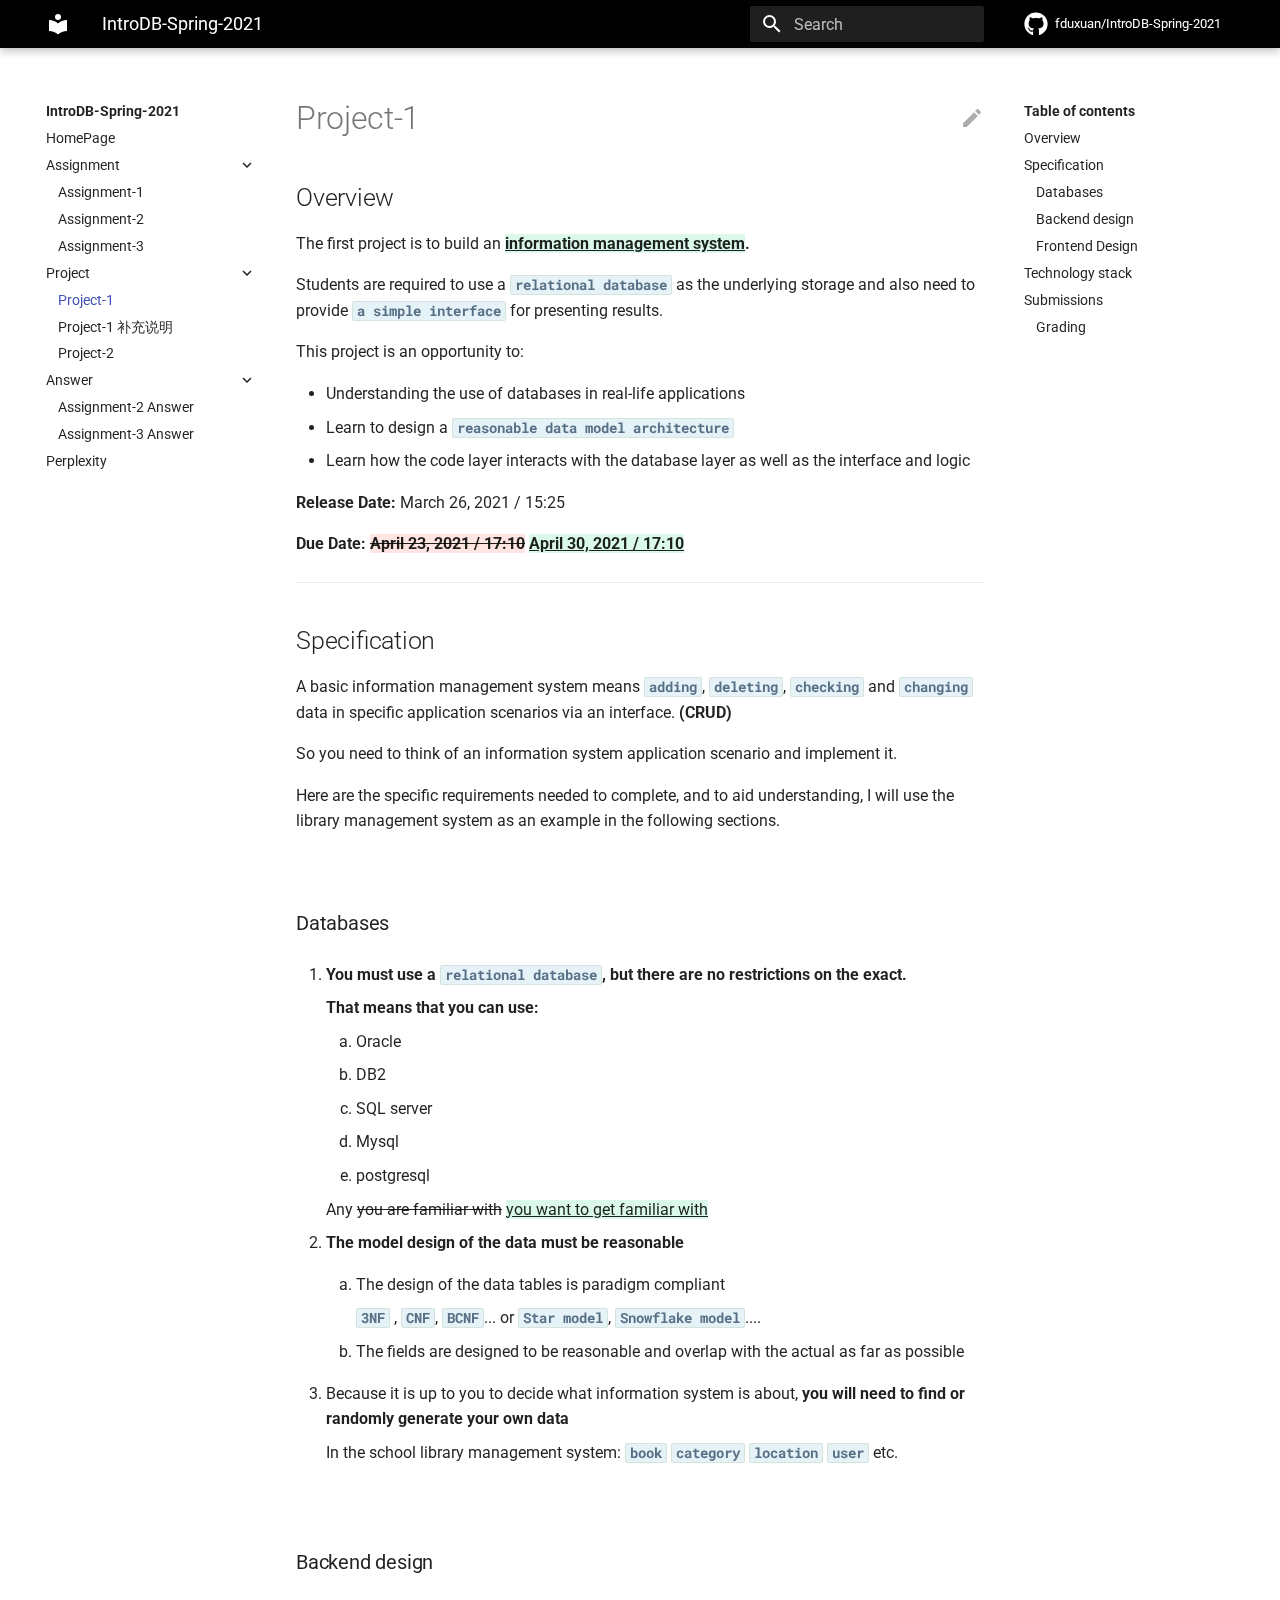
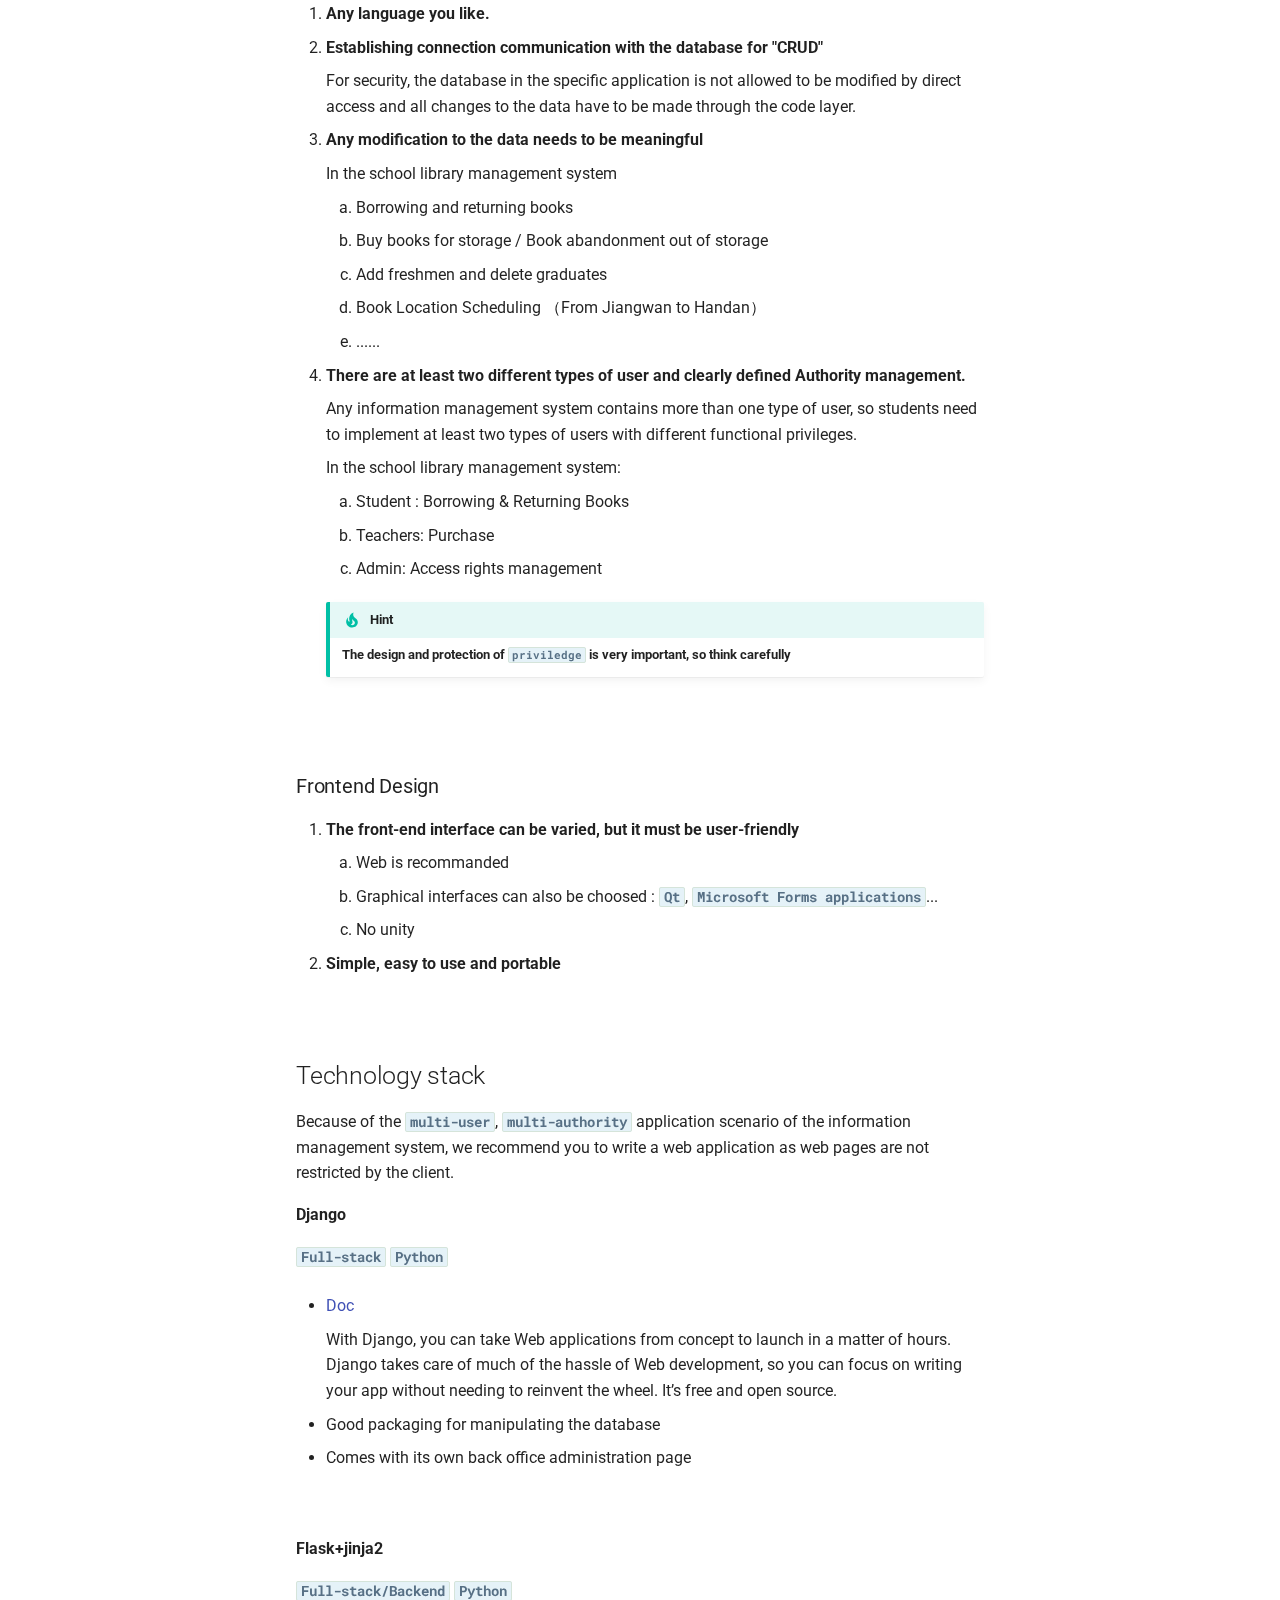
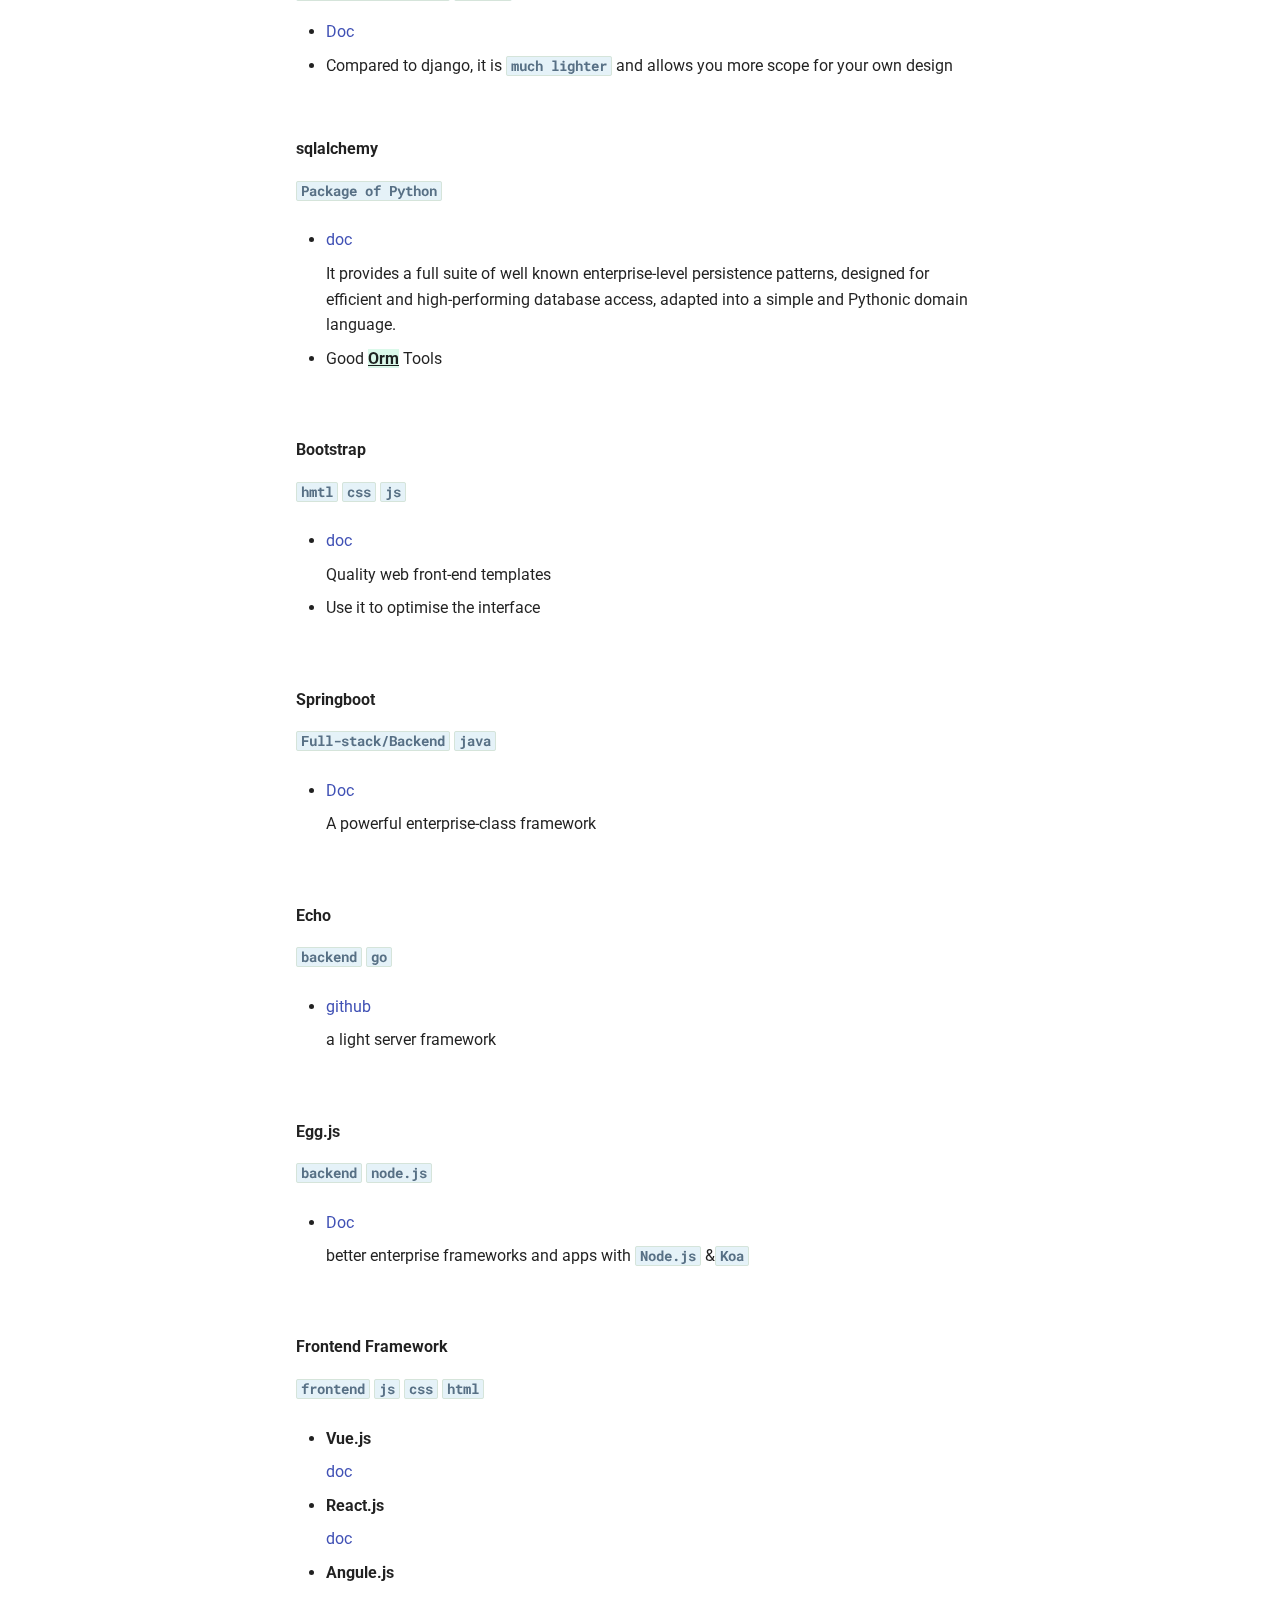
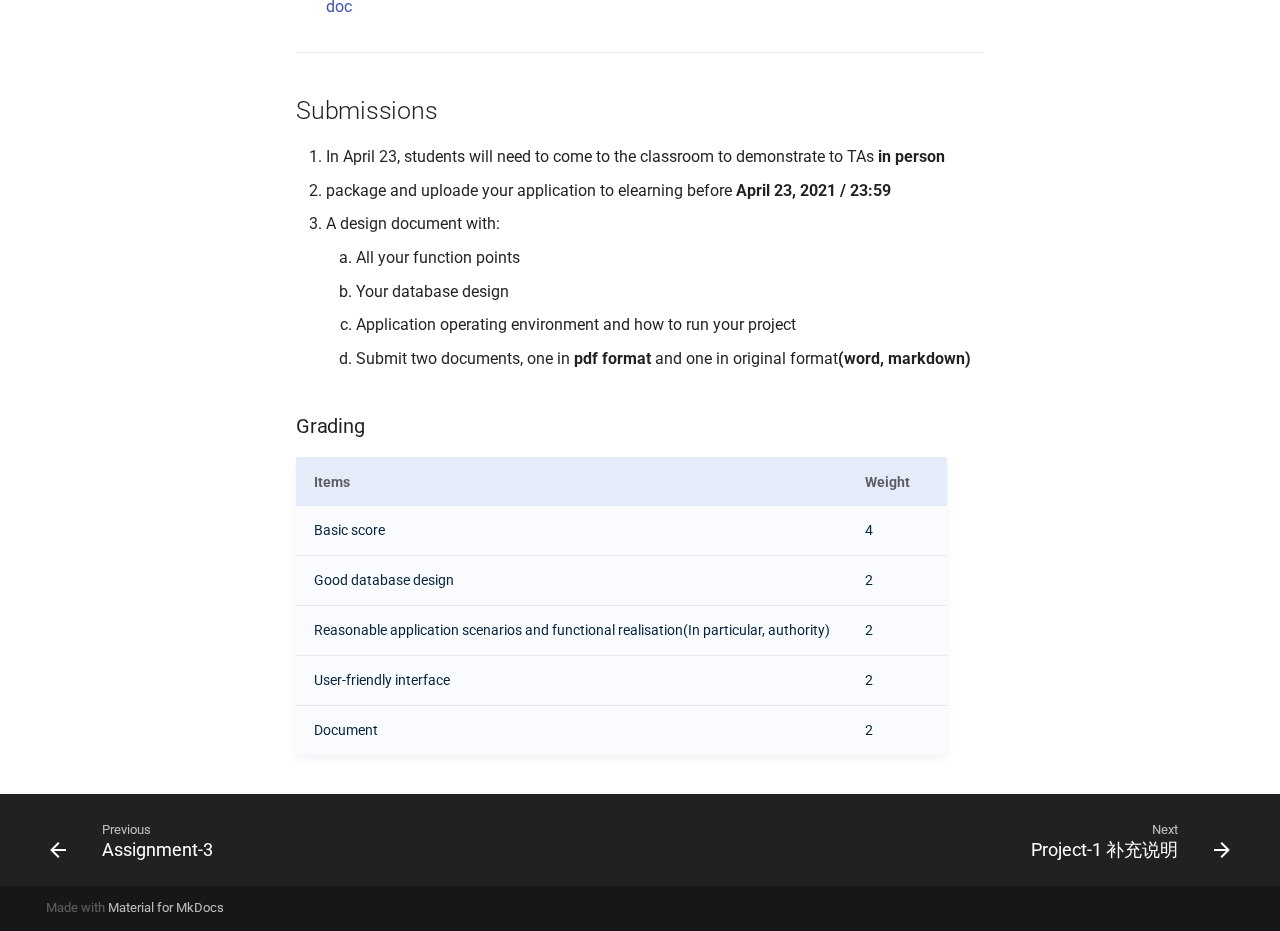
<file: Project/project-1/index.html>
<!doctype html>
<html lang="en" class="no-js">
  <head>
    
      <meta charset="utf-8">
      <meta name="viewport" content="width=device-width,initial-scale=1">
      
      
      
      
        <link rel="canonical" href="https://fduxuan.github.io/IntroDB-Spring-2021/Project/project-1/">
      
      <link rel="icon" href="../../assets/images/favicon.png">
      <meta name="generator" content="mkdocs-1.1.2, mkdocs-material-7.1.3">
    
    
      
        <title>Project-1 - IntroDB-Spring-2021</title>
      
    
    
      <link rel="stylesheet" href="../../assets/stylesheets/main.e35208c4.min.css">
      
        
        <link rel="stylesheet" href="../../assets/stylesheets/palette.ef6f36e2.min.css">
        
          
          
          <meta name="theme-color" content="#000000">
        
      
    
    
    
      
        
        <link rel="preconnect" href="https://fonts.gstatic.com" crossorigin>
        <link rel="stylesheet" href="https://fonts.googleapis.com/css?family=Roboto:300,400,400i,700%7CRoboto+Mono&display=fallback">
        <style>:root{--md-text-font-family:"Roboto";--md-code-font-family:"Roboto Mono"}</style>
      
    
    
    
      <link rel="stylesheet" href="../../stylesheets/extra.css">
    
    
      
    
    
  </head>
  
  
    
    
    
    
    
    <body dir="ltr" data-md-color-scheme="" data-md-color-primary="black" data-md-color-accent="light-blue">
  
    
    <script>function __prefix(e){return new URL("../..",location).pathname+"."+e}function __get(e,t=localStorage){return JSON.parse(t.getItem(__prefix(e)))}</script>
    
    <input class="md-toggle" data-md-toggle="drawer" type="checkbox" id="__drawer" autocomplete="off">
    <input class="md-toggle" data-md-toggle="search" type="checkbox" id="__search" autocomplete="off">
    <label class="md-overlay" for="__drawer"></label>
    <div data-md-component="skip">
      
        
        <a href="#project-1" class="md-skip">
          Skip to content
        </a>
      
    </div>
    <div data-md-component="announce">
      
    </div>
    
      <header class="md-header" data-md-component="header">
  <nav class="md-header__inner md-grid" aria-label="Header">
    <a href="../.." title="IntroDB-Spring-2021" class="md-header__button md-logo" aria-label="IntroDB-Spring-2021" data-md-component="logo">
      
  
  <svg xmlns="http://www.w3.org/2000/svg" viewBox="0 0 24 24"><path d="M12 8a3 3 0 0 0 3-3 3 3 0 0 0-3-3 3 3 0 0 0-3 3 3 3 0 0 0 3 3m0 3.54C9.64 9.35 6.5 8 3 8v11c3.5 0 6.64 1.35 9 3.54 2.36-2.19 5.5-3.54 9-3.54V8c-3.5 0-6.64 1.35-9 3.54z"/></svg>

    </a>
    <label class="md-header__button md-icon" for="__drawer">
      <svg xmlns="http://www.w3.org/2000/svg" viewBox="0 0 24 24"><path d="M3 6h18v2H3V6m0 5h18v2H3v-2m0 5h18v2H3v-2z"/></svg>
    </label>
    <div class="md-header__title" data-md-component="header-title">
      <div class="md-header__ellipsis">
        <div class="md-header__topic">
          <span class="md-ellipsis">
            IntroDB-Spring-2021
          </span>
        </div>
        <div class="md-header__topic" data-md-component="header-topic">
          <span class="md-ellipsis">
            
              Project-1
            
          </span>
        </div>
      </div>
    </div>
    
    
    
      <label class="md-header__button md-icon" for="__search">
        <svg xmlns="http://www.w3.org/2000/svg" viewBox="0 0 24 24"><path d="M9.5 3A6.5 6.5 0 0 1 16 9.5c0 1.61-.59 3.09-1.56 4.23l.27.27h.79l5 5-1.5 1.5-5-5v-.79l-.27-.27A6.516 6.516 0 0 1 9.5 16 6.5 6.5 0 0 1 3 9.5 6.5 6.5 0 0 1 9.5 3m0 2C7 5 5 7 5 9.5S7 14 9.5 14 14 12 14 9.5 12 5 9.5 5z"/></svg>
      </label>
      
<div class="md-search" data-md-component="search" role="dialog">
  <label class="md-search__overlay" for="__search"></label>
  <div class="md-search__inner" role="search">
    <form class="md-search__form" name="search">
      <input type="text" class="md-search__input" name="query" aria-label="Search" placeholder="Search" autocapitalize="off" autocorrect="off" autocomplete="off" spellcheck="false" data-md-component="search-query" data-md-state="active" required>
      <label class="md-search__icon md-icon" for="__search">
        <svg xmlns="http://www.w3.org/2000/svg" viewBox="0 0 24 24"><path d="M9.5 3A6.5 6.5 0 0 1 16 9.5c0 1.61-.59 3.09-1.56 4.23l.27.27h.79l5 5-1.5 1.5-5-5v-.79l-.27-.27A6.516 6.516 0 0 1 9.5 16 6.5 6.5 0 0 1 3 9.5 6.5 6.5 0 0 1 9.5 3m0 2C7 5 5 7 5 9.5S7 14 9.5 14 14 12 14 9.5 12 5 9.5 5z"/></svg>
        <svg xmlns="http://www.w3.org/2000/svg" viewBox="0 0 24 24"><path d="M20 11v2H8l5.5 5.5-1.42 1.42L4.16 12l7.92-7.92L13.5 5.5 8 11h12z"/></svg>
      </label>
      <button type="reset" class="md-search__icon md-icon" aria-label="Clear" tabindex="-1">
        <svg xmlns="http://www.w3.org/2000/svg" viewBox="0 0 24 24"><path d="M19 6.41 17.59 5 12 10.59 6.41 5 5 6.41 10.59 12 5 17.59 6.41 19 12 13.41 17.59 19 19 17.59 13.41 12 19 6.41z"/></svg>
      </button>
    </form>
    <div class="md-search__output">
      <div class="md-search__scrollwrap" data-md-scrollfix>
        <div class="md-search-result" data-md-component="search-result">
          <div class="md-search-result__meta">
            Initializing search
          </div>
          <ol class="md-search-result__list"></ol>
        </div>
      </div>
    </div>
  </div>
</div>
    
    
      <div class="md-header__source">
        
<a href="https://github.com/fduxuan/IntroDB-Spring-2021/" title="Go to repository" class="md-source" data-md-component="source">
  <div class="md-source__icon md-icon">
    
    <svg xmlns="http://www.w3.org/2000/svg" viewBox="0 0 496 512"><path d="M165.9 397.4c0 2-2.3 3.6-5.2 3.6-3.3.3-5.6-1.3-5.6-3.6 0-2 2.3-3.6 5.2-3.6 3-.3 5.6 1.3 5.6 3.6zm-31.1-4.5c-.7 2 1.3 4.3 4.3 4.9 2.6 1 5.6 0 6.2-2s-1.3-4.3-4.3-5.2c-2.6-.7-5.5.3-6.2 2.3zm44.2-1.7c-2.9.7-4.9 2.6-4.6 4.9.3 2 2.9 3.3 5.9 2.6 2.9-.7 4.9-2.6 4.6-4.6-.3-1.9-3-3.2-5.9-2.9zM244.8 8C106.1 8 0 113.3 0 252c0 110.9 69.8 205.8 169.5 239.2 12.8 2.3 17.3-5.6 17.3-12.1 0-6.2-.3-40.4-.3-61.4 0 0-70 15-84.7-29.8 0 0-11.4-29.1-27.8-36.6 0 0-22.9-15.7 1.6-15.4 0 0 24.9 2 38.6 25.8 21.9 38.6 58.6 27.5 72.9 20.9 2.3-16 8.8-27.1 16-33.7-55.9-6.2-112.3-14.3-112.3-110.5 0-27.5 7.6-41.3 23.6-58.9-2.6-6.5-11.1-33.3 2.6-67.9 20.9-6.5 69 27 69 27 20-5.6 41.5-8.5 62.8-8.5s42.8 2.9 62.8 8.5c0 0 48.1-33.6 69-27 13.7 34.7 5.2 61.4 2.6 67.9 16 17.7 25.8 31.5 25.8 58.9 0 96.5-58.9 104.2-114.8 110.5 9.2 7.9 17 22.9 17 46.4 0 33.7-.3 75.4-.3 83.6 0 6.5 4.6 14.4 17.3 12.1C428.2 457.8 496 362.9 496 252 496 113.3 383.5 8 244.8 8zM97.2 352.9c-1.3 1-1 3.3.7 5.2 1.6 1.6 3.9 2.3 5.2 1 1.3-1 1-3.3-.7-5.2-1.6-1.6-3.9-2.3-5.2-1zm-10.8-8.1c-.7 1.3.3 2.9 2.3 3.9 1.6 1 3.6.7 4.3-.7.7-1.3-.3-2.9-2.3-3.9-2-.6-3.6-.3-4.3.7zm32.4 35.6c-1.6 1.3-1 4.3 1.3 6.2 2.3 2.3 5.2 2.6 6.5 1 1.3-1.3.7-4.3-1.3-6.2-2.2-2.3-5.2-2.6-6.5-1zm-11.4-14.7c-1.6 1-1.6 3.6 0 5.9 1.6 2.3 4.3 3.3 5.6 2.3 1.6-1.3 1.6-3.9 0-6.2-1.4-2.3-4-3.3-5.6-2z"/></svg>
  </div>
  <div class="md-source__repository">
    fduxuan/IntroDB-Spring-2021
  </div>
</a>
      </div>
    
  </nav>
</header>
    
    <div class="md-container" data-md-component="container">
      
      
        
      
      <main class="md-main" data-md-component="main">
        <div class="md-main__inner md-grid">
          
            
              
              <div class="md-sidebar md-sidebar--primary" data-md-component="sidebar" data-md-type="navigation" >
                <div class="md-sidebar__scrollwrap">
                  <div class="md-sidebar__inner">
                    


<nav class="md-nav md-nav--primary" aria-label="Navigation" data-md-level="0">
  <label class="md-nav__title" for="__drawer">
    <a href="../.." title="IntroDB-Spring-2021" class="md-nav__button md-logo" aria-label="IntroDB-Spring-2021" data-md-component="logo">
      
  
  <svg xmlns="http://www.w3.org/2000/svg" viewBox="0 0 24 24"><path d="M12 8a3 3 0 0 0 3-3 3 3 0 0 0-3-3 3 3 0 0 0-3 3 3 3 0 0 0 3 3m0 3.54C9.64 9.35 6.5 8 3 8v11c3.5 0 6.64 1.35 9 3.54 2.36-2.19 5.5-3.54 9-3.54V8c-3.5 0-6.64 1.35-9 3.54z"/></svg>

    </a>
    IntroDB-Spring-2021
  </label>
  
    <div class="md-nav__source">
      
<a href="https://github.com/fduxuan/IntroDB-Spring-2021/" title="Go to repository" class="md-source" data-md-component="source">
  <div class="md-source__icon md-icon">
    
    <svg xmlns="http://www.w3.org/2000/svg" viewBox="0 0 496 512"><path d="M165.9 397.4c0 2-2.3 3.6-5.2 3.6-3.3.3-5.6-1.3-5.6-3.6 0-2 2.3-3.6 5.2-3.6 3-.3 5.6 1.3 5.6 3.6zm-31.1-4.5c-.7 2 1.3 4.3 4.3 4.9 2.6 1 5.6 0 6.2-2s-1.3-4.3-4.3-5.2c-2.6-.7-5.5.3-6.2 2.3zm44.2-1.7c-2.9.7-4.9 2.6-4.6 4.9.3 2 2.9 3.3 5.9 2.6 2.9-.7 4.9-2.6 4.6-4.6-.3-1.9-3-3.2-5.9-2.9zM244.8 8C106.1 8 0 113.3 0 252c0 110.9 69.8 205.8 169.5 239.2 12.8 2.3 17.3-5.6 17.3-12.1 0-6.2-.3-40.4-.3-61.4 0 0-70 15-84.7-29.8 0 0-11.4-29.1-27.8-36.6 0 0-22.9-15.7 1.6-15.4 0 0 24.9 2 38.6 25.8 21.9 38.6 58.6 27.5 72.9 20.9 2.3-16 8.8-27.1 16-33.7-55.9-6.2-112.3-14.3-112.3-110.5 0-27.5 7.6-41.3 23.6-58.9-2.6-6.5-11.1-33.3 2.6-67.9 20.9-6.5 69 27 69 27 20-5.6 41.5-8.5 62.8-8.5s42.8 2.9 62.8 8.5c0 0 48.1-33.6 69-27 13.7 34.7 5.2 61.4 2.6 67.9 16 17.7 25.8 31.5 25.8 58.9 0 96.5-58.9 104.2-114.8 110.5 9.2 7.9 17 22.9 17 46.4 0 33.7-.3 75.4-.3 83.6 0 6.5 4.6 14.4 17.3 12.1C428.2 457.8 496 362.9 496 252 496 113.3 383.5 8 244.8 8zM97.2 352.9c-1.3 1-1 3.3.7 5.2 1.6 1.6 3.9 2.3 5.2 1 1.3-1 1-3.3-.7-5.2-1.6-1.6-3.9-2.3-5.2-1zm-10.8-8.1c-.7 1.3.3 2.9 2.3 3.9 1.6 1 3.6.7 4.3-.7.7-1.3-.3-2.9-2.3-3.9-2-.6-3.6-.3-4.3.7zm32.4 35.6c-1.6 1.3-1 4.3 1.3 6.2 2.3 2.3 5.2 2.6 6.5 1 1.3-1.3.7-4.3-1.3-6.2-2.2-2.3-5.2-2.6-6.5-1zm-11.4-14.7c-1.6 1-1.6 3.6 0 5.9 1.6 2.3 4.3 3.3 5.6 2.3 1.6-1.3 1.6-3.9 0-6.2-1.4-2.3-4-3.3-5.6-2z"/></svg>
  </div>
  <div class="md-source__repository">
    fduxuan/IntroDB-Spring-2021
  </div>
</a>
    </div>
  
  <ul class="md-nav__list" data-md-scrollfix>
    
      
      
      

  
  
  
    <li class="md-nav__item">
      <a href="../.." class="md-nav__link">
        HomePage
      </a>
    </li>
  

    
      
      
      

  
  
  
    
    <li class="md-nav__item md-nav__item--nested">
      
      
        <input class="md-nav__toggle md-toggle" data-md-toggle="__nav_2" data-md-state="indeterminate" type="checkbox" id="__nav_2" checked>
      
      <label class="md-nav__link" for="__nav_2">
        Assignment
        <span class="md-nav__icon md-icon"></span>
      </label>
      <nav class="md-nav" aria-label="Assignment" data-md-level="1">
        <label class="md-nav__title" for="__nav_2">
          <span class="md-nav__icon md-icon"></span>
          Assignment
        </label>
        <ul class="md-nav__list" data-md-scrollfix>
          
            
  
  
  
    <li class="md-nav__item">
      <a href="../../Assignment/assignment1/" class="md-nav__link">
        Assignment-1
      </a>
    </li>
  

          
            
  
  
  
    <li class="md-nav__item">
      <a href="../../Assignment/assignment2/" class="md-nav__link">
        Assignment-2
      </a>
    </li>
  

          
            
  
  
  
    <li class="md-nav__item">
      <a href="../../Assignment/assignment3/" class="md-nav__link">
        Assignment-3
      </a>
    </li>
  

          
        </ul>
      </nav>
    </li>
  

    
      
      
      

  
  
    
  
  
    
    <li class="md-nav__item md-nav__item--active md-nav__item--nested">
      
      
        <input class="md-nav__toggle md-toggle" data-md-toggle="__nav_3" type="checkbox" id="__nav_3" checked>
      
      <label class="md-nav__link" for="__nav_3">
        Project
        <span class="md-nav__icon md-icon"></span>
      </label>
      <nav class="md-nav" aria-label="Project" data-md-level="1">
        <label class="md-nav__title" for="__nav_3">
          <span class="md-nav__icon md-icon"></span>
          Project
        </label>
        <ul class="md-nav__list" data-md-scrollfix>
          
            
  
  
    
  
  
    <li class="md-nav__item md-nav__item--active">
      
      <input class="md-nav__toggle md-toggle" data-md-toggle="toc" type="checkbox" id="__toc">
      
      
        
      
      
        <label class="md-nav__link md-nav__link--active" for="__toc">
          Project-1
          <span class="md-nav__icon md-icon"></span>
        </label>
      
      <a href="./" class="md-nav__link md-nav__link--active">
        Project-1
      </a>
      
        
<nav class="md-nav md-nav--secondary" aria-label="Table of contents">
  
  
  
    
  
  
    <label class="md-nav__title" for="__toc">
      <span class="md-nav__icon md-icon"></span>
      Table of contents
    </label>
    <ul class="md-nav__list" data-md-component="toc" data-md-scrollfix>
      
        <li class="md-nav__item">
  <a href="#overview" class="md-nav__link">
    Overview
  </a>
  
</li>
      
        <li class="md-nav__item">
  <a href="#specification" class="md-nav__link">
    Specification
  </a>
  
    <nav class="md-nav" aria-label="Specification">
      <ul class="md-nav__list">
        
          <li class="md-nav__item">
  <a href="#databases" class="md-nav__link">
    Databases
  </a>
  
</li>
        
          <li class="md-nav__item">
  <a href="#backend-design" class="md-nav__link">
    Backend design
  </a>
  
</li>
        
          <li class="md-nav__item">
  <a href="#frontend-design" class="md-nav__link">
    Frontend Design
  </a>
  
</li>
        
      </ul>
    </nav>
  
</li>
      
        <li class="md-nav__item">
  <a href="#technology-stack" class="md-nav__link">
    Technology stack
  </a>
  
</li>
      
        <li class="md-nav__item">
  <a href="#submissions" class="md-nav__link">
    Submissions
  </a>
  
    <nav class="md-nav" aria-label="Submissions">
      <ul class="md-nav__list">
        
          <li class="md-nav__item">
  <a href="#grading" class="md-nav__link">
    Grading
  </a>
  
</li>
        
      </ul>
    </nav>
  
</li>
      
    </ul>
  
</nav>
      
    </li>
  

          
            
  
  
  
    <li class="md-nav__item">
      <a href="../project-1%E8%A1%A5%E5%85%85%E8%AF%B4%E6%98%8E/" class="md-nav__link">
        Project-1 补充说明
      </a>
    </li>
  

          
            
  
  
  
    <li class="md-nav__item">
      <a href="../project-2/" class="md-nav__link">
        Project-2
      </a>
    </li>
  

          
        </ul>
      </nav>
    </li>
  

    
      
      
      

  
  
  
    
    <li class="md-nav__item md-nav__item--nested">
      
      
        <input class="md-nav__toggle md-toggle" data-md-toggle="__nav_4" data-md-state="indeterminate" type="checkbox" id="__nav_4" checked>
      
      <label class="md-nav__link" for="__nav_4">
        Answer
        <span class="md-nav__icon md-icon"></span>
      </label>
      <nav class="md-nav" aria-label="Answer" data-md-level="1">
        <label class="md-nav__title" for="__nav_4">
          <span class="md-nav__icon md-icon"></span>
          Answer
        </label>
        <ul class="md-nav__list" data-md-scrollfix>
          
            
  
  
  
    <li class="md-nav__item">
      <a href="../../Answer/assignment-2/" class="md-nav__link">
        Assignment-2 Answer
      </a>
    </li>
  

          
            
  
  
  
    <li class="md-nav__item">
      <a href="../../Answer/assignment-3/" class="md-nav__link">
        Assignment-3 Answer
      </a>
    </li>
  

          
        </ul>
      </nav>
    </li>
  

    
      
      
      

  
  
  
    <li class="md-nav__item">
      <a href="../../perplexity.md" class="md-nav__link">
        Perplexity
      </a>
    </li>
  

    
  </ul>
</nav>
                  </div>
                </div>
              </div>
            
            
              
              <div class="md-sidebar md-sidebar--secondary" data-md-component="sidebar" data-md-type="toc" >
                <div class="md-sidebar__scrollwrap">
                  <div class="md-sidebar__inner">
                    
<nav class="md-nav md-nav--secondary" aria-label="Table of contents">
  
  
  
    
  
  
    <label class="md-nav__title" for="__toc">
      <span class="md-nav__icon md-icon"></span>
      Table of contents
    </label>
    <ul class="md-nav__list" data-md-component="toc" data-md-scrollfix>
      
        <li class="md-nav__item">
  <a href="#overview" class="md-nav__link">
    Overview
  </a>
  
</li>
      
        <li class="md-nav__item">
  <a href="#specification" class="md-nav__link">
    Specification
  </a>
  
    <nav class="md-nav" aria-label="Specification">
      <ul class="md-nav__list">
        
          <li class="md-nav__item">
  <a href="#databases" class="md-nav__link">
    Databases
  </a>
  
</li>
        
          <li class="md-nav__item">
  <a href="#backend-design" class="md-nav__link">
    Backend design
  </a>
  
</li>
        
          <li class="md-nav__item">
  <a href="#frontend-design" class="md-nav__link">
    Frontend Design
  </a>
  
</li>
        
      </ul>
    </nav>
  
</li>
      
        <li class="md-nav__item">
  <a href="#technology-stack" class="md-nav__link">
    Technology stack
  </a>
  
</li>
      
        <li class="md-nav__item">
  <a href="#submissions" class="md-nav__link">
    Submissions
  </a>
  
    <nav class="md-nav" aria-label="Submissions">
      <ul class="md-nav__list">
        
          <li class="md-nav__item">
  <a href="#grading" class="md-nav__link">
    Grading
  </a>
  
</li>
        
      </ul>
    </nav>
  
</li>
      
    </ul>
  
</nav>
                  </div>
                </div>
              </div>
            
          
          <div class="md-content" data-md-component="content">
            <article class="md-content__inner md-typeset">
              
                
                  <a href="https://github.com/fduxuan/IntroDB-Spring-2021/edit/master/docs/Project/project-1.md" title="Edit this page" class="md-content__button md-icon">
                    <svg xmlns="http://www.w3.org/2000/svg" viewBox="0 0 24 24"><path d="M20.71 7.04c.39-.39.39-1.04 0-1.41l-2.34-2.34c-.37-.39-1.02-.39-1.41 0l-1.84 1.83 3.75 3.75M3 17.25V21h3.75L17.81 9.93l-3.75-3.75L3 17.25z"/></svg>
                  </a>
                
                
                <h1 id="project-1">Project-1</h1>
<h2 id="overview">Overview</h2>
<p>The first project is to build an <strong><ins class="critic">information management system</ins>.</strong> </p>
<p>Students are required  to use a <code>relational database</code> as the underlying storage and also need to provide <code>a simple interface</code> for presenting results.</p>
<p>This project is an opportunity to:</p>
<ul>
<li>Understanding the use of databases in real-life applications</li>
<li>Learn to design a <code>reasonable data model architecture</code></li>
<li>Learn how the code layer interacts with the database layer as well as the interface and logic</li>
</ul>
<p><strong>Release Date:</strong> March 26, 2021 / 15:25</p>
<p><strong>Due Date:</strong> <strong><del class="critic">April 23, 2021 / 17:10</del> <ins class="critic">April 30, 2021 / 17:10</ins></strong></p>
<hr />
<h2 id="specification">Specification</h2>
<p>A basic information management system means <code>adding</code>, <code>deleting</code>, <code>checking</code> and <code>changing</code> data in specific application scenarios via an interface. <strong>(CRUD)</strong></p>
<p>So you need to think of an information system application scenario and implement it.</p>
<p>Here are the specific requirements needed to complete, and to aid understanding, I will use the library management system as an example in the following sections.</p>
<p><br></p>
<h3 id="databases">Databases</h3>
<ol>
<li>
<p><strong>You must use a <code>relational database</code>, but there are no restrictions on the exact.</strong></p>
<p><strong>That means that you can use:</strong></p>
<ol>
<li>Oracle</li>
<li>DB2</li>
<li>SQL server</li>
<li>Mysql</li>
<li>postgresql</li>
</ol>
<p>Any <del>you are familiar with</del> <ins class="critic">you want to get familiar with</ins></p>
</li>
<li>
<p><strong>The model design of the data must be reasonable</strong></p>
<ol>
<li>
<p>The design of the data tables is paradigm compliant</p>
<p><code>3NF</code> , <code>CNF</code>, <code>BCNF</code>... or  <code>Star model</code>, <code>Snowflake model</code>....</p>
</li>
<li>
<p>The fields are designed to be reasonable and overlap with the actual as far as possible</p>
</li>
</ol>
</li>
<li>
<p>Because it is up to you to decide what information system is about, <strong>you will need to find or randomly generate your own data</strong></p>
<p>In the school library management system:  <code>book</code>  <code>category</code> <code>location</code> <code>user</code> etc.</p>
</li>
</ol>
<p><br></p>
<h3 id="backend-design">Backend design</h3>
<ol>
<li>
<p><strong>Any language you like.</strong></p>
</li>
<li>
<p><strong>Establishing connection communication with the database for "CRUD"</strong></p>
<p>For security, the database in the specific application is not allowed to be modified by direct access and all changes to the data have to be made through the code layer.</p>
</li>
<li>
<p><strong>Any modification to the data needs to be meaningful</strong></p>
<p>In the school library management system</p>
<ol>
<li>Borrowing and returning books</li>
<li>Buy books for storage / Book abandonment out of storage</li>
<li>Add freshmen and delete graduates</li>
<li>Book Location Scheduling （From Jiangwan to Handan）</li>
<li>......</li>
</ol>
</li>
<li>
<p><strong>There are at least two different types of user and clearly defined Authority management.</strong></p>
<p>Any information management system contains more than one type of user, so students need to implement at least two types of users with different functional privileges.</p>
<p>In the school library management system:</p>
<ol>
<li>Student : Borrowing &amp; Returning Books</li>
<li>Teachers: Purchase </li>
<li>Admin: Access rights management</li>
</ol>
<div class="admonition hint">
<p class="admonition-title">Hint</p>
<p><strong>The design and protection of <code>priviledge</code> is very important, so think carefully</strong></p>
</div>
</li>
</ol>
<p><br></p>
<h3 id="frontend-design">Frontend Design</h3>
<ol>
<li><strong>The front-end interface can be varied, but it must be user-friendly</strong><ol>
<li>Web is recommanded</li>
<li>Graphical interfaces can also be choosed : <code>Qt</code>, <code>Microsoft Forms applications</code>...</li>
<li>No unity</li>
</ol>
</li>
<li><strong>Simple, easy to use and portable</strong></li>
</ol>
<p><br></p>
<h2 id="technology-stack">Technology stack</h2>
<p>Because of the <code>multi-user</code>, <code>multi-authority</code> application scenario of the information management system, we recommend you to write a web application as web pages are not restricted by the client. </p>
<p><strong>Django</strong></p>
<p><code>Full-stack</code> <code>Python</code></p>
<ul>
<li>
<p><a href="https://www.djangoproject.com/start/overview/">Doc</a> </p>
<p>With Django, you can take Web applications from concept to launch in a matter of hours. Django takes care of much of the hassle of Web development, so you can focus on writing your app without needing to reinvent the wheel. It’s free and open source.</p>
</li>
<li>
<p>Good packaging for manipulating the database</p>
</li>
<li>
<p>Comes with its own back office administration page</p>
</li>
</ul>
<p><br></p>
<p><strong>Flask+jinja2</strong></p>
<p><code>Full-stack/Backend</code> <code>Python</code></p>
<ul>
<li><a href="https://flask.palletsprojects.com/en/1.1.x/">Doc</a></li>
<li>Compared to django, it is <code>much lighter</code> and allows you more scope for your own design</li>
</ul>
<p><br></p>
<p><strong>sqlalchemy</strong></p>
<p><code>Package of Python</code></p>
<ul>
<li>
<p><a href="https://www.sqlalchemy.org/">doc</a> </p>
<p>It provides a full suite of well known enterprise-level persistence patterns, designed for efficient and high-performing database access, adapted into a simple and Pythonic domain language.</p>
</li>
<li>
<p>Good <strong><ins class="critic">Orm</ins></strong> Tools</p>
</li>
</ul>
<p><br></p>
<p><strong>Bootstrap</strong></p>
<p><code>hmtl</code> <code>css</code> <code>js</code></p>
<ul>
<li>
<p><a href="https://getbootstrap.com/">doc</a> </p>
<p>Quality web front-end templates </p>
</li>
<li>
<p>Use it to optimise the interface</p>
</li>
</ul>
<p><br></p>
<p><strong>Springboot</strong></p>
<p><code>Full-stack/Backend</code> <code>java</code></p>
<ul>
<li>
<p><a href="https://spring.io/projects/spring-boot">Doc</a> </p>
<p>A powerful enterprise-class framework</p>
</li>
</ul>
<p><br></p>
<p><strong>Echo</strong></p>
<p><code>backend</code> <code>go</code></p>
<ul>
<li>
<p><a href="https://github.com/labstack/echo">github</a></p>
<p>a light server framework</p>
</li>
</ul>
<p><br></p>
<p><strong>Egg.js</strong></p>
<p><code>backend</code> <code>node.js</code></p>
<ul>
<li>
<p><a href="https://eggjs.org/zh-cn/">Doc</a></p>
<p>better enterprise frameworks and apps with <code>Node.js</code> &amp;<code>Koa</code></p>
</li>
</ul>
<p><br></p>
<p><strong>Frontend Framework</strong></p>
<p><code>frontend</code> <code>js</code> <code>css</code> <code>html</code></p>
<ul>
<li>
<p><strong>Vue.js</strong> </p>
<p><a href="https://cn.vuejs.org/index.html">doc</a> </p>
</li>
<li>
<p><strong>React.js</strong></p>
<p><a href="https://zh-hans.reactjs.org/">doc</a> </p>
</li>
<li>
<p><strong>Angule.js</strong></p>
<p><a href="https://angular.cn/docs">doc</a></p>
</li>
</ul>
<hr />
<h2 id="submissions">Submissions</h2>
<ol>
<li>In April 23, students will need to come to the classroom to demonstrate to TAs <strong>in person</strong></li>
<li>package and uploade your application to elearning before <strong>April 23, 2021 / 23:59</strong></li>
<li>A design document with:<ol>
<li>All your function points</li>
<li>Your database design</li>
<li>Application operating environment and how to run your project</li>
<li>Submit two documents, one in <strong>pdf format</strong> and one in original format<strong>(word, markdown)</strong></li>
</ol>
</li>
</ol>
<h3 id="grading">Grading</h3>
<table>
<thead>
<tr>
<th>Items</th>
<th>Weight</th>
</tr>
</thead>
<tbody>
<tr>
<td>Basic score</td>
<td>4</td>
</tr>
<tr>
<td>Good database design</td>
<td>2</td>
</tr>
<tr>
<td>Reasonable application scenarios and functional realisation(In particular, authority)</td>
<td>2</td>
</tr>
<tr>
<td>User-friendly interface</td>
<td>2</td>
</tr>
<tr>
<td>Document</td>
<td>2</td>
</tr>
</tbody>
</table>
                
              
              
                


              
            </article>
          </div>
        </div>
        
      </main>
      
        
<footer class="md-footer">
  
    <nav class="md-footer__inner md-grid" aria-label="Footer">
      
        <a href="../../Assignment/assignment3/" class="md-footer__link md-footer__link--prev" rel="prev">
          <div class="md-footer__button md-icon">
            <svg xmlns="http://www.w3.org/2000/svg" viewBox="0 0 24 24"><path d="M20 11v2H8l5.5 5.5-1.42 1.42L4.16 12l7.92-7.92L13.5 5.5 8 11h12z"/></svg>
          </div>
          <div class="md-footer__title">
            <div class="md-ellipsis">
              <span class="md-footer__direction">
                Previous
              </span>
              Assignment-3
            </div>
          </div>
        </a>
      
      
        <a href="../project-1%E8%A1%A5%E5%85%85%E8%AF%B4%E6%98%8E/" class="md-footer__link md-footer__link--next" rel="next">
          <div class="md-footer__title">
            <div class="md-ellipsis">
              <span class="md-footer__direction">
                Next
              </span>
              Project-1 补充说明
            </div>
          </div>
          <div class="md-footer__button md-icon">
            <svg xmlns="http://www.w3.org/2000/svg" viewBox="0 0 24 24"><path d="M4 11v2h12l-5.5 5.5 1.42 1.42L19.84 12l-7.92-7.92L10.5 5.5 16 11H4z"/></svg>
          </div>
        </a>
      
    </nav>
  
  <div class="md-footer-meta md-typeset">
    <div class="md-footer-meta__inner md-grid">
      <div class="md-footer-copyright">
        
        Made with
        <a href="https://squidfunk.github.io/mkdocs-material/" target="_blank" rel="noopener">
          Material for MkDocs
        </a>
        
      </div>
      
    </div>
  </div>
</footer>
      
    </div>
    <div class="md-dialog" data-md-component="dialog">
      <div class="md-dialog__inner md-typeset"></div>
    </div>
    <script id="__config" type="application/json">{"base": "../..", "features": ["navigation.expand"], "translations": {"clipboard.copy": "Copy to clipboard", "clipboard.copied": "Copied to clipboard", "search.config.lang": "en", "search.config.pipeline": "trimmer, stopWordFilter", "search.config.separator": "[\\s\\-]+", "search.placeholder": "Search", "search.result.placeholder": "Type to start searching", "search.result.none": "No matching documents", "search.result.one": "1 matching document", "search.result.other": "# matching documents", "search.result.more.one": "1 more on this page", "search.result.more.other": "# more on this page", "search.result.term.missing": "Missing"}, "search": "../../assets/javascripts/workers/search.fe42c31b.min.js", "version": null}</script>
    
    
      <script src="../../assets/javascripts/bundle.4ea5477f.min.js"></script>
      
    
  </body>
</html>
</file>
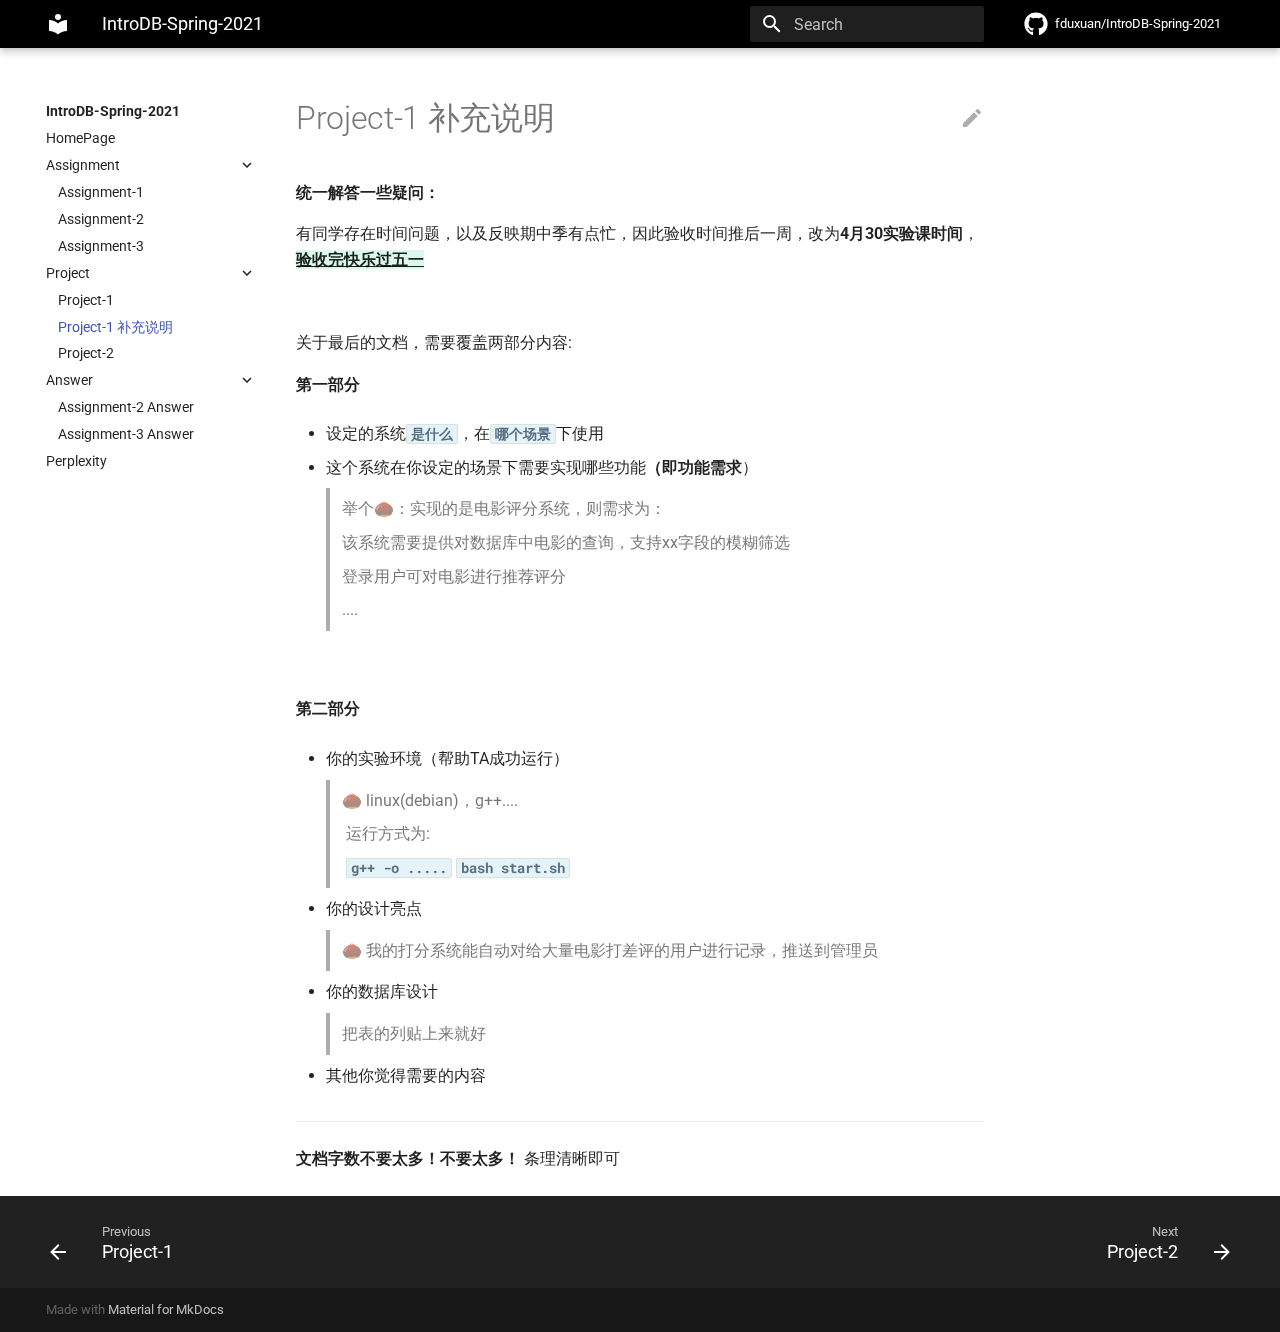
<file: Project/project-1补充说明/index.html>
<!doctype html>
<html lang="en" class="no-js">
  <head>
    
      <meta charset="utf-8">
      <meta name="viewport" content="width=device-width,initial-scale=1">
      
      
      
      
        <link rel="canonical" href="https://fduxuan.github.io/IntroDB-Spring-2021/Project/project-1%E8%A1%A5%E5%85%85%E8%AF%B4%E6%98%8E/">
      
      <link rel="icon" href="../../assets/images/favicon.png">
      <meta name="generator" content="mkdocs-1.1.2, mkdocs-material-7.1.3">
    
    
      
        <title>Project-1 补充说明 - IntroDB-Spring-2021</title>
      
    
    
      <link rel="stylesheet" href="../../assets/stylesheets/main.e35208c4.min.css">
      
        
        <link rel="stylesheet" href="../../assets/stylesheets/palette.ef6f36e2.min.css">
        
          
          
          <meta name="theme-color" content="#000000">
        
      
    
    
    
      
        
        <link rel="preconnect" href="https://fonts.gstatic.com" crossorigin>
        <link rel="stylesheet" href="https://fonts.googleapis.com/css?family=Roboto:300,400,400i,700%7CRoboto+Mono&display=fallback">
        <style>:root{--md-text-font-family:"Roboto";--md-code-font-family:"Roboto Mono"}</style>
      
    
    
    
      <link rel="stylesheet" href="../../stylesheets/extra.css">
    
    
      
    
    
  </head>
  
  
    
    
    
    
    
    <body dir="ltr" data-md-color-scheme="" data-md-color-primary="black" data-md-color-accent="light-blue">
  
    
    <script>function __prefix(e){return new URL("../..",location).pathname+"."+e}function __get(e,t=localStorage){return JSON.parse(t.getItem(__prefix(e)))}</script>
    
    <input class="md-toggle" data-md-toggle="drawer" type="checkbox" id="__drawer" autocomplete="off">
    <input class="md-toggle" data-md-toggle="search" type="checkbox" id="__search" autocomplete="off">
    <label class="md-overlay" for="__drawer"></label>
    <div data-md-component="skip">
      
        
        <a href="#project-1" class="md-skip">
          Skip to content
        </a>
      
    </div>
    <div data-md-component="announce">
      
    </div>
    
      <header class="md-header" data-md-component="header">
  <nav class="md-header__inner md-grid" aria-label="Header">
    <a href="../.." title="IntroDB-Spring-2021" class="md-header__button md-logo" aria-label="IntroDB-Spring-2021" data-md-component="logo">
      
  
  <svg xmlns="http://www.w3.org/2000/svg" viewBox="0 0 24 24"><path d="M12 8a3 3 0 0 0 3-3 3 3 0 0 0-3-3 3 3 0 0 0-3 3 3 3 0 0 0 3 3m0 3.54C9.64 9.35 6.5 8 3 8v11c3.5 0 6.64 1.35 9 3.54 2.36-2.19 5.5-3.54 9-3.54V8c-3.5 0-6.64 1.35-9 3.54z"/></svg>

    </a>
    <label class="md-header__button md-icon" for="__drawer">
      <svg xmlns="http://www.w3.org/2000/svg" viewBox="0 0 24 24"><path d="M3 6h18v2H3V6m0 5h18v2H3v-2m0 5h18v2H3v-2z"/></svg>
    </label>
    <div class="md-header__title" data-md-component="header-title">
      <div class="md-header__ellipsis">
        <div class="md-header__topic">
          <span class="md-ellipsis">
            IntroDB-Spring-2021
          </span>
        </div>
        <div class="md-header__topic" data-md-component="header-topic">
          <span class="md-ellipsis">
            
              Project-1 补充说明
            
          </span>
        </div>
      </div>
    </div>
    
    
    
      <label class="md-header__button md-icon" for="__search">
        <svg xmlns="http://www.w3.org/2000/svg" viewBox="0 0 24 24"><path d="M9.5 3A6.5 6.5 0 0 1 16 9.5c0 1.61-.59 3.09-1.56 4.23l.27.27h.79l5 5-1.5 1.5-5-5v-.79l-.27-.27A6.516 6.516 0 0 1 9.5 16 6.5 6.5 0 0 1 3 9.5 6.5 6.5 0 0 1 9.5 3m0 2C7 5 5 7 5 9.5S7 14 9.5 14 14 12 14 9.5 12 5 9.5 5z"/></svg>
      </label>
      
<div class="md-search" data-md-component="search" role="dialog">
  <label class="md-search__overlay" for="__search"></label>
  <div class="md-search__inner" role="search">
    <form class="md-search__form" name="search">
      <input type="text" class="md-search__input" name="query" aria-label="Search" placeholder="Search" autocapitalize="off" autocorrect="off" autocomplete="off" spellcheck="false" data-md-component="search-query" data-md-state="active" required>
      <label class="md-search__icon md-icon" for="__search">
        <svg xmlns="http://www.w3.org/2000/svg" viewBox="0 0 24 24"><path d="M9.5 3A6.5 6.5 0 0 1 16 9.5c0 1.61-.59 3.09-1.56 4.23l.27.27h.79l5 5-1.5 1.5-5-5v-.79l-.27-.27A6.516 6.516 0 0 1 9.5 16 6.5 6.5 0 0 1 3 9.5 6.5 6.5 0 0 1 9.5 3m0 2C7 5 5 7 5 9.5S7 14 9.5 14 14 12 14 9.5 12 5 9.5 5z"/></svg>
        <svg xmlns="http://www.w3.org/2000/svg" viewBox="0 0 24 24"><path d="M20 11v2H8l5.5 5.5-1.42 1.42L4.16 12l7.92-7.92L13.5 5.5 8 11h12z"/></svg>
      </label>
      <button type="reset" class="md-search__icon md-icon" aria-label="Clear" tabindex="-1">
        <svg xmlns="http://www.w3.org/2000/svg" viewBox="0 0 24 24"><path d="M19 6.41 17.59 5 12 10.59 6.41 5 5 6.41 10.59 12 5 17.59 6.41 19 12 13.41 17.59 19 19 17.59 13.41 12 19 6.41z"/></svg>
      </button>
    </form>
    <div class="md-search__output">
      <div class="md-search__scrollwrap" data-md-scrollfix>
        <div class="md-search-result" data-md-component="search-result">
          <div class="md-search-result__meta">
            Initializing search
          </div>
          <ol class="md-search-result__list"></ol>
        </div>
      </div>
    </div>
  </div>
</div>
    
    
      <div class="md-header__source">
        
<a href="https://github.com/fduxuan/IntroDB-Spring-2021/" title="Go to repository" class="md-source" data-md-component="source">
  <div class="md-source__icon md-icon">
    
    <svg xmlns="http://www.w3.org/2000/svg" viewBox="0 0 496 512"><path d="M165.9 397.4c0 2-2.3 3.6-5.2 3.6-3.3.3-5.6-1.3-5.6-3.6 0-2 2.3-3.6 5.2-3.6 3-.3 5.6 1.3 5.6 3.6zm-31.1-4.5c-.7 2 1.3 4.3 4.3 4.9 2.6 1 5.6 0 6.2-2s-1.3-4.3-4.3-5.2c-2.6-.7-5.5.3-6.2 2.3zm44.2-1.7c-2.9.7-4.9 2.6-4.6 4.9.3 2 2.9 3.3 5.9 2.6 2.9-.7 4.9-2.6 4.6-4.6-.3-1.9-3-3.2-5.9-2.9zM244.8 8C106.1 8 0 113.3 0 252c0 110.9 69.8 205.8 169.5 239.2 12.8 2.3 17.3-5.6 17.3-12.1 0-6.2-.3-40.4-.3-61.4 0 0-70 15-84.7-29.8 0 0-11.4-29.1-27.8-36.6 0 0-22.9-15.7 1.6-15.4 0 0 24.9 2 38.6 25.8 21.9 38.6 58.6 27.5 72.9 20.9 2.3-16 8.8-27.1 16-33.7-55.9-6.2-112.3-14.3-112.3-110.5 0-27.5 7.6-41.3 23.6-58.9-2.6-6.5-11.1-33.3 2.6-67.9 20.9-6.5 69 27 69 27 20-5.6 41.5-8.5 62.8-8.5s42.8 2.9 62.8 8.5c0 0 48.1-33.6 69-27 13.7 34.7 5.2 61.4 2.6 67.9 16 17.7 25.8 31.5 25.8 58.9 0 96.5-58.9 104.2-114.8 110.5 9.2 7.9 17 22.9 17 46.4 0 33.7-.3 75.4-.3 83.6 0 6.5 4.6 14.4 17.3 12.1C428.2 457.8 496 362.9 496 252 496 113.3 383.5 8 244.8 8zM97.2 352.9c-1.3 1-1 3.3.7 5.2 1.6 1.6 3.9 2.3 5.2 1 1.3-1 1-3.3-.7-5.2-1.6-1.6-3.9-2.3-5.2-1zm-10.8-8.1c-.7 1.3.3 2.9 2.3 3.9 1.6 1 3.6.7 4.3-.7.7-1.3-.3-2.9-2.3-3.9-2-.6-3.6-.3-4.3.7zm32.4 35.6c-1.6 1.3-1 4.3 1.3 6.2 2.3 2.3 5.2 2.6 6.5 1 1.3-1.3.7-4.3-1.3-6.2-2.2-2.3-5.2-2.6-6.5-1zm-11.4-14.7c-1.6 1-1.6 3.6 0 5.9 1.6 2.3 4.3 3.3 5.6 2.3 1.6-1.3 1.6-3.9 0-6.2-1.4-2.3-4-3.3-5.6-2z"/></svg>
  </div>
  <div class="md-source__repository">
    fduxuan/IntroDB-Spring-2021
  </div>
</a>
      </div>
    
  </nav>
</header>
    
    <div class="md-container" data-md-component="container">
      
      
        
      
      <main class="md-main" data-md-component="main">
        <div class="md-main__inner md-grid">
          
            
              
              <div class="md-sidebar md-sidebar--primary" data-md-component="sidebar" data-md-type="navigation" >
                <div class="md-sidebar__scrollwrap">
                  <div class="md-sidebar__inner">
                    


<nav class="md-nav md-nav--primary" aria-label="Navigation" data-md-level="0">
  <label class="md-nav__title" for="__drawer">
    <a href="../.." title="IntroDB-Spring-2021" class="md-nav__button md-logo" aria-label="IntroDB-Spring-2021" data-md-component="logo">
      
  
  <svg xmlns="http://www.w3.org/2000/svg" viewBox="0 0 24 24"><path d="M12 8a3 3 0 0 0 3-3 3 3 0 0 0-3-3 3 3 0 0 0-3 3 3 3 0 0 0 3 3m0 3.54C9.64 9.35 6.5 8 3 8v11c3.5 0 6.64 1.35 9 3.54 2.36-2.19 5.5-3.54 9-3.54V8c-3.5 0-6.64 1.35-9 3.54z"/></svg>

    </a>
    IntroDB-Spring-2021
  </label>
  
    <div class="md-nav__source">
      
<a href="https://github.com/fduxuan/IntroDB-Spring-2021/" title="Go to repository" class="md-source" data-md-component="source">
  <div class="md-source__icon md-icon">
    
    <svg xmlns="http://www.w3.org/2000/svg" viewBox="0 0 496 512"><path d="M165.9 397.4c0 2-2.3 3.6-5.2 3.6-3.3.3-5.6-1.3-5.6-3.6 0-2 2.3-3.6 5.2-3.6 3-.3 5.6 1.3 5.6 3.6zm-31.1-4.5c-.7 2 1.3 4.3 4.3 4.9 2.6 1 5.6 0 6.2-2s-1.3-4.3-4.3-5.2c-2.6-.7-5.5.3-6.2 2.3zm44.2-1.7c-2.9.7-4.9 2.6-4.6 4.9.3 2 2.9 3.3 5.9 2.6 2.9-.7 4.9-2.6 4.6-4.6-.3-1.9-3-3.2-5.9-2.9zM244.8 8C106.1 8 0 113.3 0 252c0 110.9 69.8 205.8 169.5 239.2 12.8 2.3 17.3-5.6 17.3-12.1 0-6.2-.3-40.4-.3-61.4 0 0-70 15-84.7-29.8 0 0-11.4-29.1-27.8-36.6 0 0-22.9-15.7 1.6-15.4 0 0 24.9 2 38.6 25.8 21.9 38.6 58.6 27.5 72.9 20.9 2.3-16 8.8-27.1 16-33.7-55.9-6.2-112.3-14.3-112.3-110.5 0-27.5 7.6-41.3 23.6-58.9-2.6-6.5-11.1-33.3 2.6-67.9 20.9-6.5 69 27 69 27 20-5.6 41.5-8.5 62.8-8.5s42.8 2.9 62.8 8.5c0 0 48.1-33.6 69-27 13.7 34.7 5.2 61.4 2.6 67.9 16 17.7 25.8 31.5 25.8 58.9 0 96.5-58.9 104.2-114.8 110.5 9.2 7.9 17 22.9 17 46.4 0 33.7-.3 75.4-.3 83.6 0 6.5 4.6 14.4 17.3 12.1C428.2 457.8 496 362.9 496 252 496 113.3 383.5 8 244.8 8zM97.2 352.9c-1.3 1-1 3.3.7 5.2 1.6 1.6 3.9 2.3 5.2 1 1.3-1 1-3.3-.7-5.2-1.6-1.6-3.9-2.3-5.2-1zm-10.8-8.1c-.7 1.3.3 2.9 2.3 3.9 1.6 1 3.6.7 4.3-.7.7-1.3-.3-2.9-2.3-3.9-2-.6-3.6-.3-4.3.7zm32.4 35.6c-1.6 1.3-1 4.3 1.3 6.2 2.3 2.3 5.2 2.6 6.5 1 1.3-1.3.7-4.3-1.3-6.2-2.2-2.3-5.2-2.6-6.5-1zm-11.4-14.7c-1.6 1-1.6 3.6 0 5.9 1.6 2.3 4.3 3.3 5.6 2.3 1.6-1.3 1.6-3.9 0-6.2-1.4-2.3-4-3.3-5.6-2z"/></svg>
  </div>
  <div class="md-source__repository">
    fduxuan/IntroDB-Spring-2021
  </div>
</a>
    </div>
  
  <ul class="md-nav__list" data-md-scrollfix>
    
      
      
      

  
  
  
    <li class="md-nav__item">
      <a href="../.." class="md-nav__link">
        HomePage
      </a>
    </li>
  

    
      
      
      

  
  
  
    
    <li class="md-nav__item md-nav__item--nested">
      
      
        <input class="md-nav__toggle md-toggle" data-md-toggle="__nav_2" data-md-state="indeterminate" type="checkbox" id="__nav_2" checked>
      
      <label class="md-nav__link" for="__nav_2">
        Assignment
        <span class="md-nav__icon md-icon"></span>
      </label>
      <nav class="md-nav" aria-label="Assignment" data-md-level="1">
        <label class="md-nav__title" for="__nav_2">
          <span class="md-nav__icon md-icon"></span>
          Assignment
        </label>
        <ul class="md-nav__list" data-md-scrollfix>
          
            
  
  
  
    <li class="md-nav__item">
      <a href="../../Assignment/assignment1/" class="md-nav__link">
        Assignment-1
      </a>
    </li>
  

          
            
  
  
  
    <li class="md-nav__item">
      <a href="../../Assignment/assignment2/" class="md-nav__link">
        Assignment-2
      </a>
    </li>
  

          
            
  
  
  
    <li class="md-nav__item">
      <a href="../../Assignment/assignment3/" class="md-nav__link">
        Assignment-3
      </a>
    </li>
  

          
        </ul>
      </nav>
    </li>
  

    
      
      
      

  
  
    
  
  
    
    <li class="md-nav__item md-nav__item--active md-nav__item--nested">
      
      
        <input class="md-nav__toggle md-toggle" data-md-toggle="__nav_3" type="checkbox" id="__nav_3" checked>
      
      <label class="md-nav__link" for="__nav_3">
        Project
        <span class="md-nav__icon md-icon"></span>
      </label>
      <nav class="md-nav" aria-label="Project" data-md-level="1">
        <label class="md-nav__title" for="__nav_3">
          <span class="md-nav__icon md-icon"></span>
          Project
        </label>
        <ul class="md-nav__list" data-md-scrollfix>
          
            
  
  
  
    <li class="md-nav__item">
      <a href="../project-1/" class="md-nav__link">
        Project-1
      </a>
    </li>
  

          
            
  
  
    
  
  
    <li class="md-nav__item md-nav__item--active">
      
      <input class="md-nav__toggle md-toggle" data-md-toggle="toc" type="checkbox" id="__toc">
      
      
        
      
      
      <a href="./" class="md-nav__link md-nav__link--active">
        Project-1 补充说明
      </a>
      
    </li>
  

          
            
  
  
  
    <li class="md-nav__item">
      <a href="../project-2/" class="md-nav__link">
        Project-2
      </a>
    </li>
  

          
        </ul>
      </nav>
    </li>
  

    
      
      
      

  
  
  
    
    <li class="md-nav__item md-nav__item--nested">
      
      
        <input class="md-nav__toggle md-toggle" data-md-toggle="__nav_4" data-md-state="indeterminate" type="checkbox" id="__nav_4" checked>
      
      <label class="md-nav__link" for="__nav_4">
        Answer
        <span class="md-nav__icon md-icon"></span>
      </label>
      <nav class="md-nav" aria-label="Answer" data-md-level="1">
        <label class="md-nav__title" for="__nav_4">
          <span class="md-nav__icon md-icon"></span>
          Answer
        </label>
        <ul class="md-nav__list" data-md-scrollfix>
          
            
  
  
  
    <li class="md-nav__item">
      <a href="../../Answer/assignment-2/" class="md-nav__link">
        Assignment-2 Answer
      </a>
    </li>
  

          
            
  
  
  
    <li class="md-nav__item">
      <a href="../../Answer/assignment-3/" class="md-nav__link">
        Assignment-3 Answer
      </a>
    </li>
  

          
        </ul>
      </nav>
    </li>
  

    
      
      
      

  
  
  
    <li class="md-nav__item">
      <a href="../../perplexity.md" class="md-nav__link">
        Perplexity
      </a>
    </li>
  

    
  </ul>
</nav>
                  </div>
                </div>
              </div>
            
            
              
              <div class="md-sidebar md-sidebar--secondary" data-md-component="sidebar" data-md-type="toc" >
                <div class="md-sidebar__scrollwrap">
                  <div class="md-sidebar__inner">
                    
<nav class="md-nav md-nav--secondary" aria-label="Table of contents">
  
  
  
    
  
  
</nav>
                  </div>
                </div>
              </div>
            
          
          <div class="md-content" data-md-component="content">
            <article class="md-content__inner md-typeset">
              
                
                  <a href="https://github.com/fduxuan/IntroDB-Spring-2021/edit/master/docs/Project/project-1补充说明.md" title="Edit this page" class="md-content__button md-icon">
                    <svg xmlns="http://www.w3.org/2000/svg" viewBox="0 0 24 24"><path d="M20.71 7.04c.39-.39.39-1.04 0-1.41l-2.34-2.34c-.37-.39-1.02-.39-1.41 0l-1.84 1.83 3.75 3.75M3 17.25V21h3.75L17.81 9.93l-3.75-3.75L3 17.25z"/></svg>
                  </a>
                
                
                <h1 id="project-1">Project-1 补充说明</h1>
<p><strong>统一解答一些疑问：</strong></p>
<p>有同学存在时间问题，以及反映期中季有点忙，因此验收时间推后一周，改为<strong>4月30实验课时间</strong>，<strong><ins class="critic">验收完快乐过五一</ins></strong></p>
<p><br></p>
<p>关于最后的文档，需要覆盖两部分内容:</p>
<p><strong>第一部分</strong></p>
<ul>
<li>
<p>设定的系统<code>是什么</code>，在<code>哪个场景</code>下使用</p>
</li>
<li>
<p>这个系统在你设定的场景下需要实现哪些功能<strong>（即功能需求</strong>）</p>
<blockquote>
<p>举个🌰：实现的是电影评分系统，则需求为：</p>
<p>该系统需要提供对数据库中电影的查询，支持xx字段的模糊筛选</p>
<p>登录用户可对电影进行推荐评分</p>
<p>....</p>
</blockquote>
</li>
</ul>
<p><br></p>
<p><strong>第二部分</strong></p>
<ul>
<li>
<p>你的实验环境（帮助TA成功运行）</p>
<blockquote>
<p>🌰 linux(debian)，g++....</p>
<p>​      运行方式为:</p>
<p>​      <code>g++ -o .....</code>  <code>bash start.sh</code></p>
</blockquote>
</li>
<li>
<p>你的设计亮点</p>
<blockquote>
<p>🌰 我的打分系统能自动对给大量电影打差评的用户进行记录，推送到管理员</p>
</blockquote>
</li>
<li>
<p>你的数据库设计</p>
<blockquote>
<p>把表的列贴上来就好</p>
</blockquote>
</li>
<li>
<p>其他你觉得需要的内容</p>
</li>
</ul>
<hr />
<p><strong>文档字数不要太多！不要太多！</strong> 条理清晰即可</p>
                
              
              
                


              
            </article>
          </div>
        </div>
        
      </main>
      
        
<footer class="md-footer">
  
    <nav class="md-footer__inner md-grid" aria-label="Footer">
      
        <a href="../project-1/" class="md-footer__link md-footer__link--prev" rel="prev">
          <div class="md-footer__button md-icon">
            <svg xmlns="http://www.w3.org/2000/svg" viewBox="0 0 24 24"><path d="M20 11v2H8l5.5 5.5-1.42 1.42L4.16 12l7.92-7.92L13.5 5.5 8 11h12z"/></svg>
          </div>
          <div class="md-footer__title">
            <div class="md-ellipsis">
              <span class="md-footer__direction">
                Previous
              </span>
              Project-1
            </div>
          </div>
        </a>
      
      
        <a href="../project-2/" class="md-footer__link md-footer__link--next" rel="next">
          <div class="md-footer__title">
            <div class="md-ellipsis">
              <span class="md-footer__direction">
                Next
              </span>
              Project-2
            </div>
          </div>
          <div class="md-footer__button md-icon">
            <svg xmlns="http://www.w3.org/2000/svg" viewBox="0 0 24 24"><path d="M4 11v2h12l-5.5 5.5 1.42 1.42L19.84 12l-7.92-7.92L10.5 5.5 16 11H4z"/></svg>
          </div>
        </a>
      
    </nav>
  
  <div class="md-footer-meta md-typeset">
    <div class="md-footer-meta__inner md-grid">
      <div class="md-footer-copyright">
        
        Made with
        <a href="https://squidfunk.github.io/mkdocs-material/" target="_blank" rel="noopener">
          Material for MkDocs
        </a>
        
      </div>
      
    </div>
  </div>
</footer>
      
    </div>
    <div class="md-dialog" data-md-component="dialog">
      <div class="md-dialog__inner md-typeset"></div>
    </div>
    <script id="__config" type="application/json">{"base": "../..", "features": ["navigation.expand"], "translations": {"clipboard.copy": "Copy to clipboard", "clipboard.copied": "Copied to clipboard", "search.config.lang": "en", "search.config.pipeline": "trimmer, stopWordFilter", "search.config.separator": "[\\s\\-]+", "search.placeholder": "Search", "search.result.placeholder": "Type to start searching", "search.result.none": "No matching documents", "search.result.one": "1 matching document", "search.result.other": "# matching documents", "search.result.more.one": "1 more on this page", "search.result.more.other": "# more on this page", "search.result.term.missing": "Missing"}, "search": "../../assets/javascripts/workers/search.fe42c31b.min.js", "version": null}</script>
    
    
      <script src="../../assets/javascripts/bundle.4ea5477f.min.js"></script>
      
    
  </body>
</html>
</file>
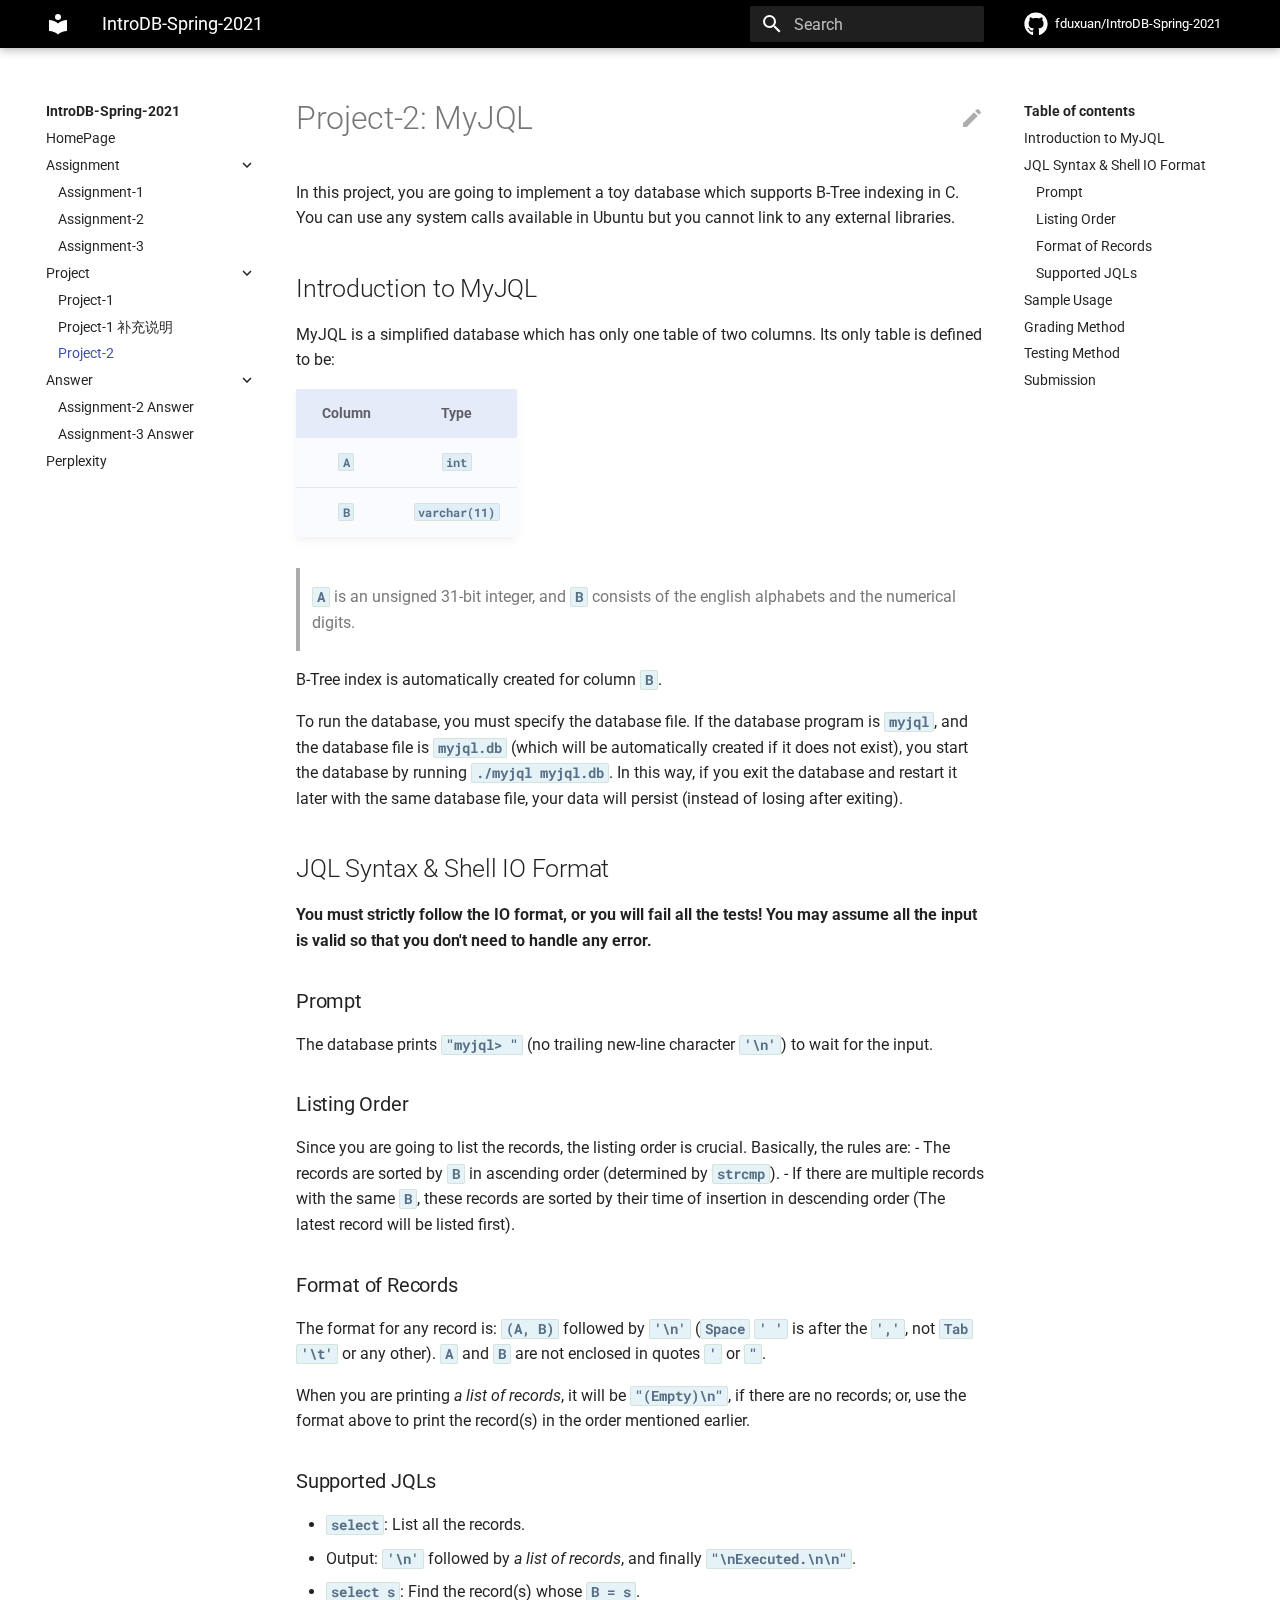
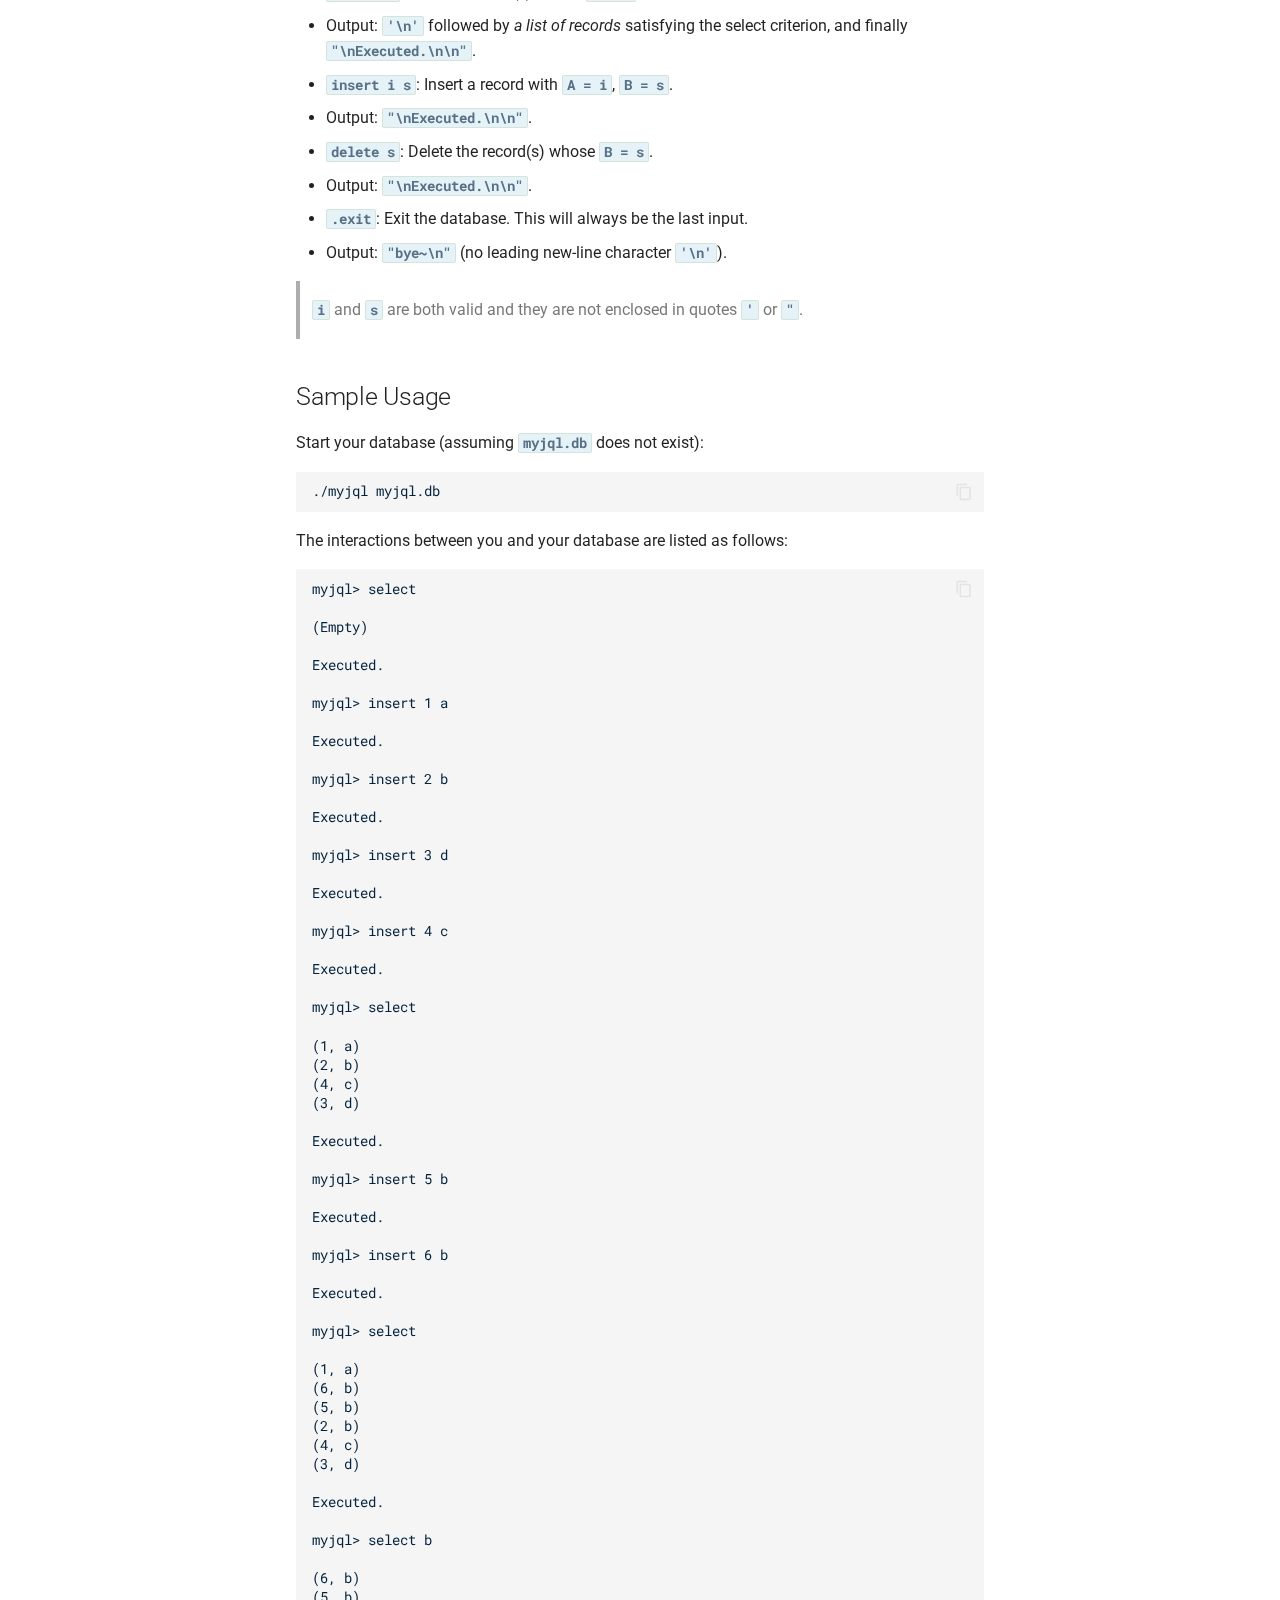
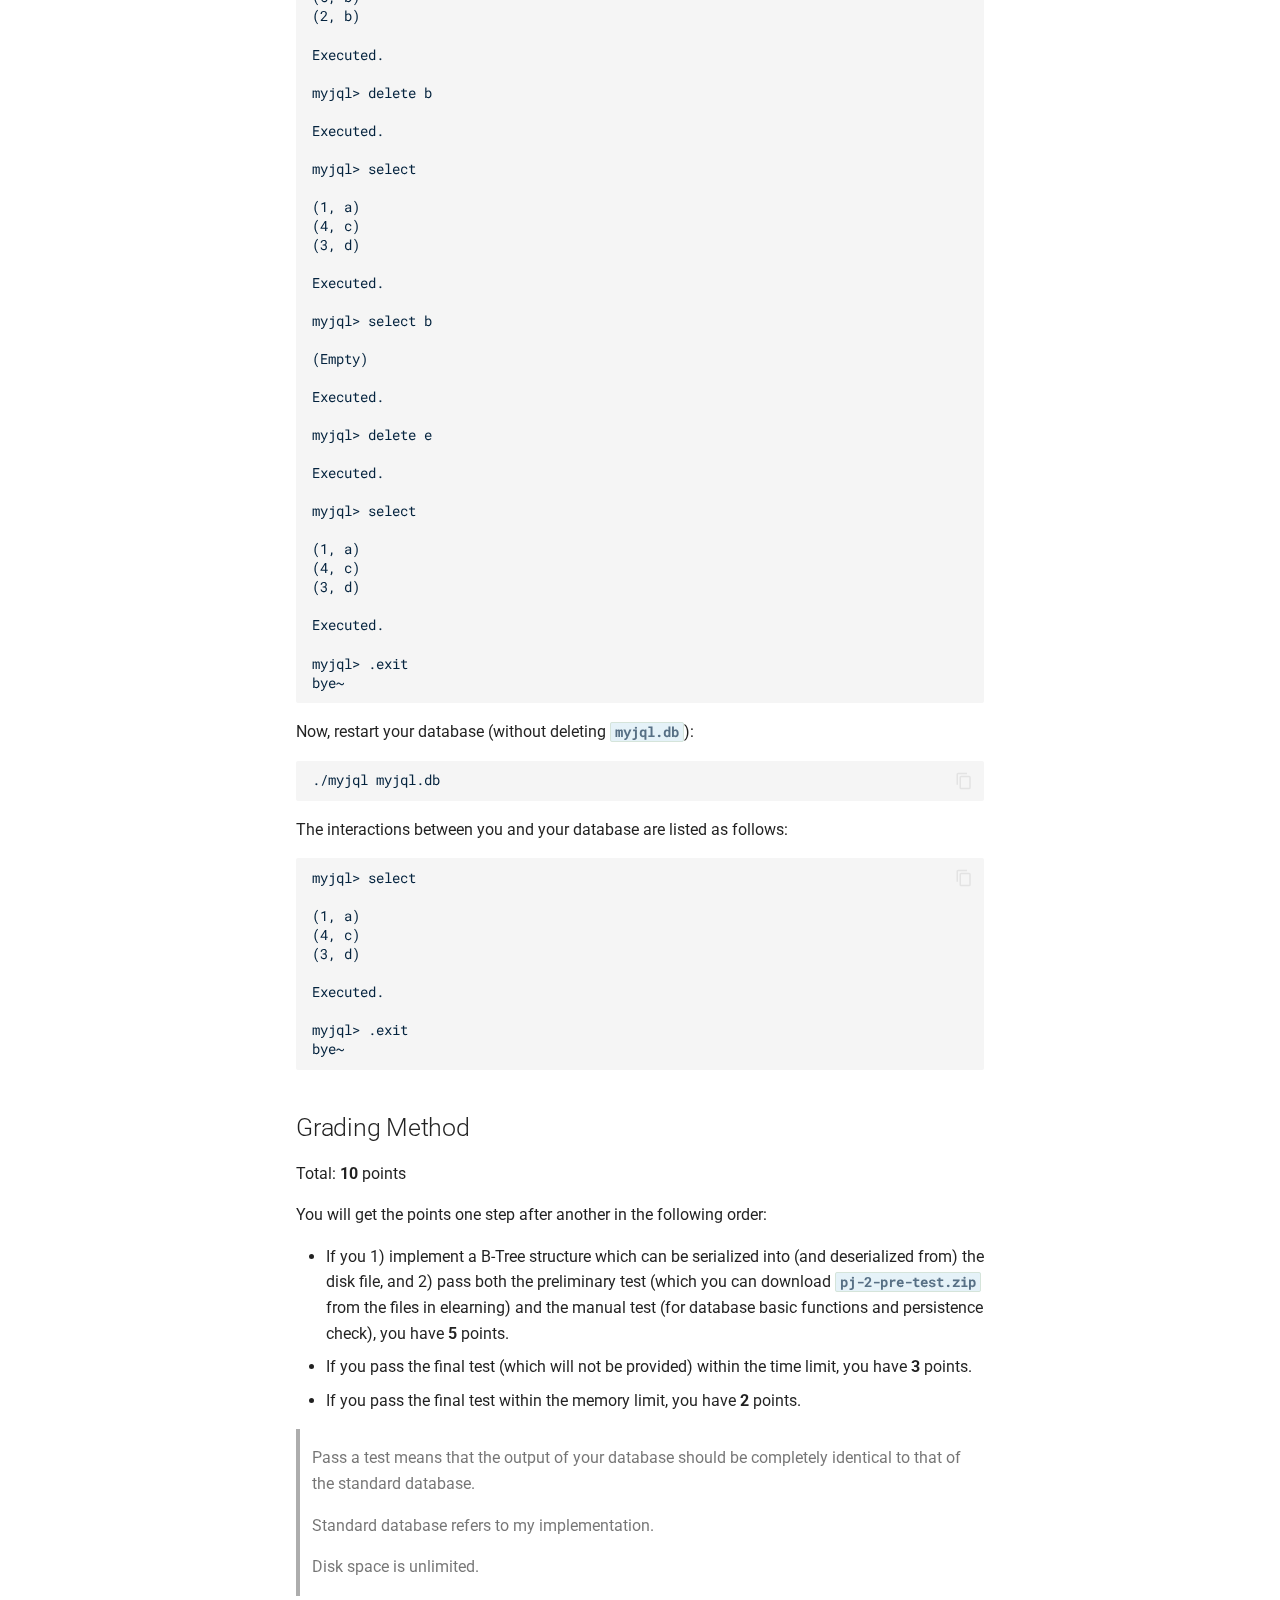
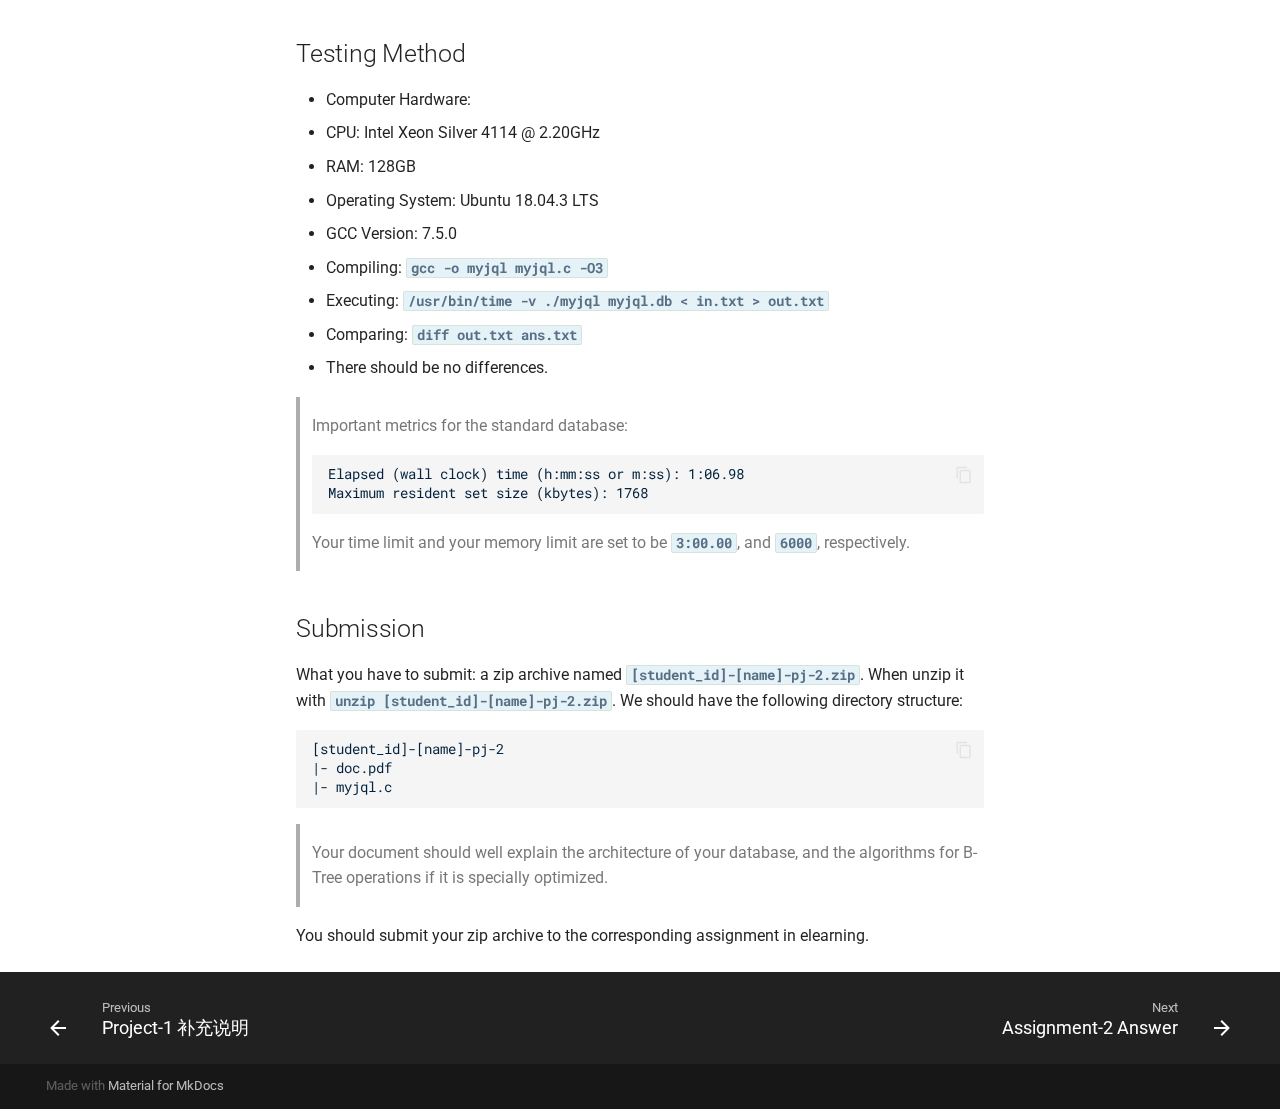
<file: Project/project-2/index.html>
<!doctype html>
<html lang="en" class="no-js">
  <head>
    
      <meta charset="utf-8">
      <meta name="viewport" content="width=device-width,initial-scale=1">
      
      
      
      
        <link rel="canonical" href="https://fduxuan.github.io/IntroDB-Spring-2021/Project/project-2/">
      
      <link rel="icon" href="../../assets/images/favicon.png">
      <meta name="generator" content="mkdocs-1.1.2, mkdocs-material-7.1.3">
    
    
      
        <title>Project-2 - IntroDB-Spring-2021</title>
      
    
    
      <link rel="stylesheet" href="../../assets/stylesheets/main.e35208c4.min.css">
      
        
        <link rel="stylesheet" href="../../assets/stylesheets/palette.ef6f36e2.min.css">
        
          
          
          <meta name="theme-color" content="#000000">
        
      
    
    
    
      
        
        <link rel="preconnect" href="https://fonts.gstatic.com" crossorigin>
        <link rel="stylesheet" href="https://fonts.googleapis.com/css?family=Roboto:300,400,400i,700%7CRoboto+Mono&display=fallback">
        <style>:root{--md-text-font-family:"Roboto";--md-code-font-family:"Roboto Mono"}</style>
      
    
    
    
      <link rel="stylesheet" href="../../stylesheets/extra.css">
    
    
      
    
    
  </head>
  
  
    
    
    
    
    
    <body dir="ltr" data-md-color-scheme="" data-md-color-primary="black" data-md-color-accent="light-blue">
  
    
    <script>function __prefix(e){return new URL("../..",location).pathname+"."+e}function __get(e,t=localStorage){return JSON.parse(t.getItem(__prefix(e)))}</script>
    
    <input class="md-toggle" data-md-toggle="drawer" type="checkbox" id="__drawer" autocomplete="off">
    <input class="md-toggle" data-md-toggle="search" type="checkbox" id="__search" autocomplete="off">
    <label class="md-overlay" for="__drawer"></label>
    <div data-md-component="skip">
      
        
        <a href="#project-2-myjql" class="md-skip">
          Skip to content
        </a>
      
    </div>
    <div data-md-component="announce">
      
    </div>
    
      <header class="md-header" data-md-component="header">
  <nav class="md-header__inner md-grid" aria-label="Header">
    <a href="../.." title="IntroDB-Spring-2021" class="md-header__button md-logo" aria-label="IntroDB-Spring-2021" data-md-component="logo">
      
  
  <svg xmlns="http://www.w3.org/2000/svg" viewBox="0 0 24 24"><path d="M12 8a3 3 0 0 0 3-3 3 3 0 0 0-3-3 3 3 0 0 0-3 3 3 3 0 0 0 3 3m0 3.54C9.64 9.35 6.5 8 3 8v11c3.5 0 6.64 1.35 9 3.54 2.36-2.19 5.5-3.54 9-3.54V8c-3.5 0-6.64 1.35-9 3.54z"/></svg>

    </a>
    <label class="md-header__button md-icon" for="__drawer">
      <svg xmlns="http://www.w3.org/2000/svg" viewBox="0 0 24 24"><path d="M3 6h18v2H3V6m0 5h18v2H3v-2m0 5h18v2H3v-2z"/></svg>
    </label>
    <div class="md-header__title" data-md-component="header-title">
      <div class="md-header__ellipsis">
        <div class="md-header__topic">
          <span class="md-ellipsis">
            IntroDB-Spring-2021
          </span>
        </div>
        <div class="md-header__topic" data-md-component="header-topic">
          <span class="md-ellipsis">
            
              Project-2
            
          </span>
        </div>
      </div>
    </div>
    
    
    
      <label class="md-header__button md-icon" for="__search">
        <svg xmlns="http://www.w3.org/2000/svg" viewBox="0 0 24 24"><path d="M9.5 3A6.5 6.5 0 0 1 16 9.5c0 1.61-.59 3.09-1.56 4.23l.27.27h.79l5 5-1.5 1.5-5-5v-.79l-.27-.27A6.516 6.516 0 0 1 9.5 16 6.5 6.5 0 0 1 3 9.5 6.5 6.5 0 0 1 9.5 3m0 2C7 5 5 7 5 9.5S7 14 9.5 14 14 12 14 9.5 12 5 9.5 5z"/></svg>
      </label>
      
<div class="md-search" data-md-component="search" role="dialog">
  <label class="md-search__overlay" for="__search"></label>
  <div class="md-search__inner" role="search">
    <form class="md-search__form" name="search">
      <input type="text" class="md-search__input" name="query" aria-label="Search" placeholder="Search" autocapitalize="off" autocorrect="off" autocomplete="off" spellcheck="false" data-md-component="search-query" data-md-state="active" required>
      <label class="md-search__icon md-icon" for="__search">
        <svg xmlns="http://www.w3.org/2000/svg" viewBox="0 0 24 24"><path d="M9.5 3A6.5 6.5 0 0 1 16 9.5c0 1.61-.59 3.09-1.56 4.23l.27.27h.79l5 5-1.5 1.5-5-5v-.79l-.27-.27A6.516 6.516 0 0 1 9.5 16 6.5 6.5 0 0 1 3 9.5 6.5 6.5 0 0 1 9.5 3m0 2C7 5 5 7 5 9.5S7 14 9.5 14 14 12 14 9.5 12 5 9.5 5z"/></svg>
        <svg xmlns="http://www.w3.org/2000/svg" viewBox="0 0 24 24"><path d="M20 11v2H8l5.5 5.5-1.42 1.42L4.16 12l7.92-7.92L13.5 5.5 8 11h12z"/></svg>
      </label>
      <button type="reset" class="md-search__icon md-icon" aria-label="Clear" tabindex="-1">
        <svg xmlns="http://www.w3.org/2000/svg" viewBox="0 0 24 24"><path d="M19 6.41 17.59 5 12 10.59 6.41 5 5 6.41 10.59 12 5 17.59 6.41 19 12 13.41 17.59 19 19 17.59 13.41 12 19 6.41z"/></svg>
      </button>
    </form>
    <div class="md-search__output">
      <div class="md-search__scrollwrap" data-md-scrollfix>
        <div class="md-search-result" data-md-component="search-result">
          <div class="md-search-result__meta">
            Initializing search
          </div>
          <ol class="md-search-result__list"></ol>
        </div>
      </div>
    </div>
  </div>
</div>
    
    
      <div class="md-header__source">
        
<a href="https://github.com/fduxuan/IntroDB-Spring-2021/" title="Go to repository" class="md-source" data-md-component="source">
  <div class="md-source__icon md-icon">
    
    <svg xmlns="http://www.w3.org/2000/svg" viewBox="0 0 496 512"><path d="M165.9 397.4c0 2-2.3 3.6-5.2 3.6-3.3.3-5.6-1.3-5.6-3.6 0-2 2.3-3.6 5.2-3.6 3-.3 5.6 1.3 5.6 3.6zm-31.1-4.5c-.7 2 1.3 4.3 4.3 4.9 2.6 1 5.6 0 6.2-2s-1.3-4.3-4.3-5.2c-2.6-.7-5.5.3-6.2 2.3zm44.2-1.7c-2.9.7-4.9 2.6-4.6 4.9.3 2 2.9 3.3 5.9 2.6 2.9-.7 4.9-2.6 4.6-4.6-.3-1.9-3-3.2-5.9-2.9zM244.8 8C106.1 8 0 113.3 0 252c0 110.9 69.8 205.8 169.5 239.2 12.8 2.3 17.3-5.6 17.3-12.1 0-6.2-.3-40.4-.3-61.4 0 0-70 15-84.7-29.8 0 0-11.4-29.1-27.8-36.6 0 0-22.9-15.7 1.6-15.4 0 0 24.9 2 38.6 25.8 21.9 38.6 58.6 27.5 72.9 20.9 2.3-16 8.8-27.1 16-33.7-55.9-6.2-112.3-14.3-112.3-110.5 0-27.5 7.6-41.3 23.6-58.9-2.6-6.5-11.1-33.3 2.6-67.9 20.9-6.5 69 27 69 27 20-5.6 41.5-8.5 62.8-8.5s42.8 2.9 62.8 8.5c0 0 48.1-33.6 69-27 13.7 34.7 5.2 61.4 2.6 67.9 16 17.7 25.8 31.5 25.8 58.9 0 96.5-58.9 104.2-114.8 110.5 9.2 7.9 17 22.9 17 46.4 0 33.7-.3 75.4-.3 83.6 0 6.5 4.6 14.4 17.3 12.1C428.2 457.8 496 362.9 496 252 496 113.3 383.5 8 244.8 8zM97.2 352.9c-1.3 1-1 3.3.7 5.2 1.6 1.6 3.9 2.3 5.2 1 1.3-1 1-3.3-.7-5.2-1.6-1.6-3.9-2.3-5.2-1zm-10.8-8.1c-.7 1.3.3 2.9 2.3 3.9 1.6 1 3.6.7 4.3-.7.7-1.3-.3-2.9-2.3-3.9-2-.6-3.6-.3-4.3.7zm32.4 35.6c-1.6 1.3-1 4.3 1.3 6.2 2.3 2.3 5.2 2.6 6.5 1 1.3-1.3.7-4.3-1.3-6.2-2.2-2.3-5.2-2.6-6.5-1zm-11.4-14.7c-1.6 1-1.6 3.6 0 5.9 1.6 2.3 4.3 3.3 5.6 2.3 1.6-1.3 1.6-3.9 0-6.2-1.4-2.3-4-3.3-5.6-2z"/></svg>
  </div>
  <div class="md-source__repository">
    fduxuan/IntroDB-Spring-2021
  </div>
</a>
      </div>
    
  </nav>
</header>
    
    <div class="md-container" data-md-component="container">
      
      
        
      
      <main class="md-main" data-md-component="main">
        <div class="md-main__inner md-grid">
          
            
              
              <div class="md-sidebar md-sidebar--primary" data-md-component="sidebar" data-md-type="navigation" >
                <div class="md-sidebar__scrollwrap">
                  <div class="md-sidebar__inner">
                    


<nav class="md-nav md-nav--primary" aria-label="Navigation" data-md-level="0">
  <label class="md-nav__title" for="__drawer">
    <a href="../.." title="IntroDB-Spring-2021" class="md-nav__button md-logo" aria-label="IntroDB-Spring-2021" data-md-component="logo">
      
  
  <svg xmlns="http://www.w3.org/2000/svg" viewBox="0 0 24 24"><path d="M12 8a3 3 0 0 0 3-3 3 3 0 0 0-3-3 3 3 0 0 0-3 3 3 3 0 0 0 3 3m0 3.54C9.64 9.35 6.5 8 3 8v11c3.5 0 6.64 1.35 9 3.54 2.36-2.19 5.5-3.54 9-3.54V8c-3.5 0-6.64 1.35-9 3.54z"/></svg>

    </a>
    IntroDB-Spring-2021
  </label>
  
    <div class="md-nav__source">
      
<a href="https://github.com/fduxuan/IntroDB-Spring-2021/" title="Go to repository" class="md-source" data-md-component="source">
  <div class="md-source__icon md-icon">
    
    <svg xmlns="http://www.w3.org/2000/svg" viewBox="0 0 496 512"><path d="M165.9 397.4c0 2-2.3 3.6-5.2 3.6-3.3.3-5.6-1.3-5.6-3.6 0-2 2.3-3.6 5.2-3.6 3-.3 5.6 1.3 5.6 3.6zm-31.1-4.5c-.7 2 1.3 4.3 4.3 4.9 2.6 1 5.6 0 6.2-2s-1.3-4.3-4.3-5.2c-2.6-.7-5.5.3-6.2 2.3zm44.2-1.7c-2.9.7-4.9 2.6-4.6 4.9.3 2 2.9 3.3 5.9 2.6 2.9-.7 4.9-2.6 4.6-4.6-.3-1.9-3-3.2-5.9-2.9zM244.8 8C106.1 8 0 113.3 0 252c0 110.9 69.8 205.8 169.5 239.2 12.8 2.3 17.3-5.6 17.3-12.1 0-6.2-.3-40.4-.3-61.4 0 0-70 15-84.7-29.8 0 0-11.4-29.1-27.8-36.6 0 0-22.9-15.7 1.6-15.4 0 0 24.9 2 38.6 25.8 21.9 38.6 58.6 27.5 72.9 20.9 2.3-16 8.8-27.1 16-33.7-55.9-6.2-112.3-14.3-112.3-110.5 0-27.5 7.6-41.3 23.6-58.9-2.6-6.5-11.1-33.3 2.6-67.9 20.9-6.5 69 27 69 27 20-5.6 41.5-8.5 62.8-8.5s42.8 2.9 62.8 8.5c0 0 48.1-33.6 69-27 13.7 34.7 5.2 61.4 2.6 67.9 16 17.7 25.8 31.5 25.8 58.9 0 96.5-58.9 104.2-114.8 110.5 9.2 7.9 17 22.9 17 46.4 0 33.7-.3 75.4-.3 83.6 0 6.5 4.6 14.4 17.3 12.1C428.2 457.8 496 362.9 496 252 496 113.3 383.5 8 244.8 8zM97.2 352.9c-1.3 1-1 3.3.7 5.2 1.6 1.6 3.9 2.3 5.2 1 1.3-1 1-3.3-.7-5.2-1.6-1.6-3.9-2.3-5.2-1zm-10.8-8.1c-.7 1.3.3 2.9 2.3 3.9 1.6 1 3.6.7 4.3-.7.7-1.3-.3-2.9-2.3-3.9-2-.6-3.6-.3-4.3.7zm32.4 35.6c-1.6 1.3-1 4.3 1.3 6.2 2.3 2.3 5.2 2.6 6.5 1 1.3-1.3.7-4.3-1.3-6.2-2.2-2.3-5.2-2.6-6.5-1zm-11.4-14.7c-1.6 1-1.6 3.6 0 5.9 1.6 2.3 4.3 3.3 5.6 2.3 1.6-1.3 1.6-3.9 0-6.2-1.4-2.3-4-3.3-5.6-2z"/></svg>
  </div>
  <div class="md-source__repository">
    fduxuan/IntroDB-Spring-2021
  </div>
</a>
    </div>
  
  <ul class="md-nav__list" data-md-scrollfix>
    
      
      
      

  
  
  
    <li class="md-nav__item">
      <a href="../.." class="md-nav__link">
        HomePage
      </a>
    </li>
  

    
      
      
      

  
  
  
    
    <li class="md-nav__item md-nav__item--nested">
      
      
        <input class="md-nav__toggle md-toggle" data-md-toggle="__nav_2" data-md-state="indeterminate" type="checkbox" id="__nav_2" checked>
      
      <label class="md-nav__link" for="__nav_2">
        Assignment
        <span class="md-nav__icon md-icon"></span>
      </label>
      <nav class="md-nav" aria-label="Assignment" data-md-level="1">
        <label class="md-nav__title" for="__nav_2">
          <span class="md-nav__icon md-icon"></span>
          Assignment
        </label>
        <ul class="md-nav__list" data-md-scrollfix>
          
            
  
  
  
    <li class="md-nav__item">
      <a href="../../Assignment/assignment1/" class="md-nav__link">
        Assignment-1
      </a>
    </li>
  

          
            
  
  
  
    <li class="md-nav__item">
      <a href="../../Assignment/assignment2/" class="md-nav__link">
        Assignment-2
      </a>
    </li>
  

          
            
  
  
  
    <li class="md-nav__item">
      <a href="../../Assignment/assignment3/" class="md-nav__link">
        Assignment-3
      </a>
    </li>
  

          
        </ul>
      </nav>
    </li>
  

    
      
      
      

  
  
    
  
  
    
    <li class="md-nav__item md-nav__item--active md-nav__item--nested">
      
      
        <input class="md-nav__toggle md-toggle" data-md-toggle="__nav_3" type="checkbox" id="__nav_3" checked>
      
      <label class="md-nav__link" for="__nav_3">
        Project
        <span class="md-nav__icon md-icon"></span>
      </label>
      <nav class="md-nav" aria-label="Project" data-md-level="1">
        <label class="md-nav__title" for="__nav_3">
          <span class="md-nav__icon md-icon"></span>
          Project
        </label>
        <ul class="md-nav__list" data-md-scrollfix>
          
            
  
  
  
    <li class="md-nav__item">
      <a href="../project-1/" class="md-nav__link">
        Project-1
      </a>
    </li>
  

          
            
  
  
  
    <li class="md-nav__item">
      <a href="../project-1%E8%A1%A5%E5%85%85%E8%AF%B4%E6%98%8E/" class="md-nav__link">
        Project-1 补充说明
      </a>
    </li>
  

          
            
  
  
    
  
  
    <li class="md-nav__item md-nav__item--active">
      
      <input class="md-nav__toggle md-toggle" data-md-toggle="toc" type="checkbox" id="__toc">
      
      
        
      
      
        <label class="md-nav__link md-nav__link--active" for="__toc">
          Project-2
          <span class="md-nav__icon md-icon"></span>
        </label>
      
      <a href="./" class="md-nav__link md-nav__link--active">
        Project-2
      </a>
      
        
<nav class="md-nav md-nav--secondary" aria-label="Table of contents">
  
  
  
    
  
  
    <label class="md-nav__title" for="__toc">
      <span class="md-nav__icon md-icon"></span>
      Table of contents
    </label>
    <ul class="md-nav__list" data-md-component="toc" data-md-scrollfix>
      
        <li class="md-nav__item">
  <a href="#introduction-to-myjql" class="md-nav__link">
    Introduction to MyJQL
  </a>
  
</li>
      
        <li class="md-nav__item">
  <a href="#jql-syntax-shell-io-format" class="md-nav__link">
    JQL Syntax &amp; Shell IO Format
  </a>
  
    <nav class="md-nav" aria-label="JQL Syntax &amp; Shell IO Format">
      <ul class="md-nav__list">
        
          <li class="md-nav__item">
  <a href="#prompt" class="md-nav__link">
    Prompt
  </a>
  
</li>
        
          <li class="md-nav__item">
  <a href="#listing-order" class="md-nav__link">
    Listing Order
  </a>
  
</li>
        
          <li class="md-nav__item">
  <a href="#format-of-records" class="md-nav__link">
    Format of Records
  </a>
  
</li>
        
          <li class="md-nav__item">
  <a href="#supported-jqls" class="md-nav__link">
    Supported JQLs
  </a>
  
</li>
        
      </ul>
    </nav>
  
</li>
      
        <li class="md-nav__item">
  <a href="#sample-usage" class="md-nav__link">
    Sample Usage
  </a>
  
</li>
      
        <li class="md-nav__item">
  <a href="#grading-method" class="md-nav__link">
    Grading Method
  </a>
  
</li>
      
        <li class="md-nav__item">
  <a href="#testing-method" class="md-nav__link">
    Testing Method
  </a>
  
</li>
      
        <li class="md-nav__item">
  <a href="#submission" class="md-nav__link">
    Submission
  </a>
  
</li>
      
    </ul>
  
</nav>
      
    </li>
  

          
        </ul>
      </nav>
    </li>
  

    
      
      
      

  
  
  
    
    <li class="md-nav__item md-nav__item--nested">
      
      
        <input class="md-nav__toggle md-toggle" data-md-toggle="__nav_4" data-md-state="indeterminate" type="checkbox" id="__nav_4" checked>
      
      <label class="md-nav__link" for="__nav_4">
        Answer
        <span class="md-nav__icon md-icon"></span>
      </label>
      <nav class="md-nav" aria-label="Answer" data-md-level="1">
        <label class="md-nav__title" for="__nav_4">
          <span class="md-nav__icon md-icon"></span>
          Answer
        </label>
        <ul class="md-nav__list" data-md-scrollfix>
          
            
  
  
  
    <li class="md-nav__item">
      <a href="../../Answer/assignment-2/" class="md-nav__link">
        Assignment-2 Answer
      </a>
    </li>
  

          
            
  
  
  
    <li class="md-nav__item">
      <a href="../../Answer/assignment-3/" class="md-nav__link">
        Assignment-3 Answer
      </a>
    </li>
  

          
        </ul>
      </nav>
    </li>
  

    
      
      
      

  
  
  
    <li class="md-nav__item">
      <a href="../../perplexity.md" class="md-nav__link">
        Perplexity
      </a>
    </li>
  

    
  </ul>
</nav>
                  </div>
                </div>
              </div>
            
            
              
              <div class="md-sidebar md-sidebar--secondary" data-md-component="sidebar" data-md-type="toc" >
                <div class="md-sidebar__scrollwrap">
                  <div class="md-sidebar__inner">
                    
<nav class="md-nav md-nav--secondary" aria-label="Table of contents">
  
  
  
    
  
  
    <label class="md-nav__title" for="__toc">
      <span class="md-nav__icon md-icon"></span>
      Table of contents
    </label>
    <ul class="md-nav__list" data-md-component="toc" data-md-scrollfix>
      
        <li class="md-nav__item">
  <a href="#introduction-to-myjql" class="md-nav__link">
    Introduction to MyJQL
  </a>
  
</li>
      
        <li class="md-nav__item">
  <a href="#jql-syntax-shell-io-format" class="md-nav__link">
    JQL Syntax &amp; Shell IO Format
  </a>
  
    <nav class="md-nav" aria-label="JQL Syntax &amp; Shell IO Format">
      <ul class="md-nav__list">
        
          <li class="md-nav__item">
  <a href="#prompt" class="md-nav__link">
    Prompt
  </a>
  
</li>
        
          <li class="md-nav__item">
  <a href="#listing-order" class="md-nav__link">
    Listing Order
  </a>
  
</li>
        
          <li class="md-nav__item">
  <a href="#format-of-records" class="md-nav__link">
    Format of Records
  </a>
  
</li>
        
          <li class="md-nav__item">
  <a href="#supported-jqls" class="md-nav__link">
    Supported JQLs
  </a>
  
</li>
        
      </ul>
    </nav>
  
</li>
      
        <li class="md-nav__item">
  <a href="#sample-usage" class="md-nav__link">
    Sample Usage
  </a>
  
</li>
      
        <li class="md-nav__item">
  <a href="#grading-method" class="md-nav__link">
    Grading Method
  </a>
  
</li>
      
        <li class="md-nav__item">
  <a href="#testing-method" class="md-nav__link">
    Testing Method
  </a>
  
</li>
      
        <li class="md-nav__item">
  <a href="#submission" class="md-nav__link">
    Submission
  </a>
  
</li>
      
    </ul>
  
</nav>
                  </div>
                </div>
              </div>
            
          
          <div class="md-content" data-md-component="content">
            <article class="md-content__inner md-typeset">
              
                
                  <a href="https://github.com/fduxuan/IntroDB-Spring-2021/edit/master/docs/Project/project-2.md" title="Edit this page" class="md-content__button md-icon">
                    <svg xmlns="http://www.w3.org/2000/svg" viewBox="0 0 24 24"><path d="M20.71 7.04c.39-.39.39-1.04 0-1.41l-2.34-2.34c-.37-.39-1.02-.39-1.41 0l-1.84 1.83 3.75 3.75M3 17.25V21h3.75L17.81 9.93l-3.75-3.75L3 17.25z"/></svg>
                  </a>
                
                
                <h1 id="project-2-myjql">Project-2: MyJQL</h1>
<p>In this project, you are going to implement a toy database which supports B-Tree indexing in C. You can use any system calls available in Ubuntu but you cannot link to any external libraries.</p>
<h2 id="introduction-to-myjql">Introduction to MyJQL</h2>
<p>MyJQL is a simplified database which has only one table of two columns. Its only table is defined to be:</p>
<table>
<thead>
<tr>
<th align="center">Column</th>
<th align="center">Type</th>
</tr>
</thead>
<tbody>
<tr>
<td align="center"><code>A</code></td>
<td align="center"><code>int</code></td>
</tr>
<tr>
<td align="center"><code>B</code></td>
<td align="center"><code>varchar(11)</code></td>
</tr>
</tbody>
</table>
<blockquote>
<p><code>A</code> is an unsigned 31-bit integer, and <code>B</code> consists of the english alphabets and the numerical digits.</p>
</blockquote>
<p>B-Tree index is automatically created for column <code>B</code>.</p>
<p>To run the database, you must specify the database file. If the database program is <code>myjql</code>, and the database file is <code>myjql.db</code> (which will be automatically created if it does not exist), you start the database by running <code>./myjql myjql.db</code>. In this way, if you exit the database and restart it later with the same database file, your data will persist (instead of losing after exiting).</p>
<h2 id="jql-syntax-shell-io-format">JQL Syntax &amp; Shell IO Format</h2>
<p><strong>You must strictly follow the IO format, or you will fail all the tests! You may assume all the input is valid so that you don't need to handle any error.</strong></p>
<h3 id="prompt">Prompt</h3>
<p>The database prints <code>"myjql&gt; "</code> (no trailing new-line character <code>'\n'</code>) to wait for the input.</p>
<h3 id="listing-order">Listing Order</h3>
<p>Since you are going to list the records, the listing order is crucial. Basically, the rules are:
- The records are sorted by <code>B</code> in ascending order (determined by <code>strcmp</code>).
- If there are multiple records with the same <code>B</code>, these records are sorted by their time of insertion in descending order (The latest record will be listed first).</p>
<h3 id="format-of-records">Format of Records</h3>
<p>The format for any record is: <code>(A, B)</code> followed by <code>'\n'</code> (<code>Space</code> <code>' '</code> is after the <code>','</code>, not <code>Tab</code> <code>'\t'</code> or any other). <code>A</code> and <code>B</code> are not enclosed in quotes <code>'</code> or <code>"</code>.</p>
<p>When you are printing <em>a list of records</em>, it will be <code>"(Empty)\n"</code>, if there are no records; or, use the format above to print the record(s) in the order mentioned earlier.</p>
<h3 id="supported-jqls">Supported JQLs</h3>
<ul>
<li><code>select</code>: List all the records.</li>
<li>Output: <code>'\n'</code> followed by <em>a list of records</em>, and finally <code>"\nExecuted.\n\n"</code>.</li>
<li><code>select s</code>: Find the record(s) whose <code>B = s</code>.</li>
<li>Output: <code>'\n'</code> followed by <em>a list of records</em> satisfying the select criterion, and finally <code>"\nExecuted.\n\n"</code>.</li>
<li><code>insert i s</code>: Insert a record with <code>A = i</code>, <code>B = s</code>.</li>
<li>Output: <code>"\nExecuted.\n\n"</code>.</li>
<li><code>delete s</code>: Delete the record(s) whose <code>B = s</code>.</li>
<li>Output: <code>"\nExecuted.\n\n"</code>.</li>
<li><code>.exit</code>: Exit the database. This will always be the last input.</li>
<li>Output: <code>"bye~\n"</code> (no leading new-line character <code>'\n'</code>).</li>
</ul>
<blockquote>
<p><code>i</code> and <code>s</code> are both valid and they are not enclosed in quotes <code>'</code> or <code>"</code>.</p>
</blockquote>
<h2 id="sample-usage">Sample Usage</h2>
<p>Start your database (assuming <code>myjql.db</code> does not exist):
<div class="highlight"><pre><span></span><code>./myjql myjql.db
</code></pre></div></p>
<p>The interactions between you and your database are listed as follows:
<div class="highlight"><pre><span></span><code>myjql&gt; select

(Empty)

Executed.

myjql&gt; insert 1 a

Executed.

myjql&gt; insert 2 b

Executed.

myjql&gt; insert 3 d

Executed.

myjql&gt; insert 4 c

Executed.

myjql&gt; select

(1, a)
(2, b)
(4, c)
(3, d)

Executed.

myjql&gt; insert 5 b

Executed.

myjql&gt; insert 6 b

Executed.

myjql&gt; select

(1, a)
(6, b)
(5, b)
(2, b)
(4, c)
(3, d)

Executed.

myjql&gt; select b

(6, b)
(5, b)
(2, b)

Executed.

myjql&gt; delete b

Executed.

myjql&gt; select

(1, a)
(4, c)
(3, d)

Executed.

myjql&gt; select b

(Empty)

Executed.

myjql&gt; delete e

Executed.

myjql&gt; select

(1, a)
(4, c)
(3, d)

Executed.

myjql&gt; .exit
bye~
</code></pre></div></p>
<p>Now, restart your database (without deleting <code>myjql.db</code>):
<div class="highlight"><pre><span></span><code>./myjql myjql.db
</code></pre></div></p>
<p>The interactions between you and your database are listed as follows:
<div class="highlight"><pre><span></span><code>myjql&gt; select

(1, a)
(4, c)
(3, d)

Executed.

myjql&gt; .exit
bye~
</code></pre></div></p>
<h2 id="grading-method">Grading Method</h2>
<p>Total: <strong>10</strong> points</p>
<p>You will get the points one step after another in the following order:</p>
<ul>
<li>If you 1) implement a B-Tree structure which can be serialized into (and deserialized from) the disk file, and 2) pass both the preliminary test (which you can download <code>pj-2-pre-test.zip</code> from the files in elearning) and the manual test (for database basic functions and persistence check), you have <strong>5</strong> points.</li>
<li>If you pass the final test (which will not be provided) within the time limit, you have <strong>3</strong> points.</li>
<li>If you pass the final test within the memory limit, you have <strong>2</strong> points.</li>
</ul>
<blockquote>
<p>Pass a test means that the output of your database should be completely identical to that of the standard database.</p>
<p>Standard database refers to my implementation.</p>
<p>Disk space is unlimited.</p>
</blockquote>
<h2 id="testing-method">Testing Method</h2>
<ul>
<li>Computer Hardware:</li>
<li>CPU: Intel Xeon Silver 4114 @ 2.20GHz</li>
<li>RAM: 128GB</li>
<li>Operating System: Ubuntu 18.04.3 LTS</li>
<li>GCC Version: 7.5.0</li>
<li>Compiling: <code>gcc -o myjql myjql.c -O3</code></li>
<li>Executing: <code>/usr/bin/time -v ./myjql myjql.db &lt; in.txt &gt; out.txt</code></li>
<li>Comparing: <code>diff out.txt ans.txt</code></li>
<li>There should be no differences.</li>
</ul>
<blockquote>
<p>Important metrics for the standard database:
<div class="highlight"><pre><span></span><code>Elapsed (wall clock) time (h:mm:ss or m:ss): 1:06.98
Maximum resident set size (kbytes): 1768
</code></pre></div>
Your time limit and your memory limit are set to be <code>3:00.00</code>, and <code>6000</code>, respectively.</p>
</blockquote>
<h2 id="submission">Submission</h2>
<p>What you have to submit: a zip archive named <code>[student_id]-[name]-pj-2.zip</code>. When unzip it with <code>unzip [student_id]-[name]-pj-2.zip</code>. We should have the following directory structure:</p>
<div class="highlight"><pre><span></span><code>[student_id]-[name]-pj-2
|- doc.pdf
|- myjql.c
</code></pre></div>
<blockquote>
<p>Your document should well explain the architecture of your database, and the algorithms for B-Tree operations if it is specially optimized.</p>
</blockquote>
<p>You should submit your zip archive to the corresponding assignment in elearning.</p>
                
              
              
                


              
            </article>
          </div>
        </div>
        
      </main>
      
        
<footer class="md-footer">
  
    <nav class="md-footer__inner md-grid" aria-label="Footer">
      
        <a href="../project-1%E8%A1%A5%E5%85%85%E8%AF%B4%E6%98%8E/" class="md-footer__link md-footer__link--prev" rel="prev">
          <div class="md-footer__button md-icon">
            <svg xmlns="http://www.w3.org/2000/svg" viewBox="0 0 24 24"><path d="M20 11v2H8l5.5 5.5-1.42 1.42L4.16 12l7.92-7.92L13.5 5.5 8 11h12z"/></svg>
          </div>
          <div class="md-footer__title">
            <div class="md-ellipsis">
              <span class="md-footer__direction">
                Previous
              </span>
              Project-1 补充说明
            </div>
          </div>
        </a>
      
      
        <a href="../../Answer/assignment-2/" class="md-footer__link md-footer__link--next" rel="next">
          <div class="md-footer__title">
            <div class="md-ellipsis">
              <span class="md-footer__direction">
                Next
              </span>
              Assignment-2 Answer
            </div>
          </div>
          <div class="md-footer__button md-icon">
            <svg xmlns="http://www.w3.org/2000/svg" viewBox="0 0 24 24"><path d="M4 11v2h12l-5.5 5.5 1.42 1.42L19.84 12l-7.92-7.92L10.5 5.5 16 11H4z"/></svg>
          </div>
        </a>
      
    </nav>
  
  <div class="md-footer-meta md-typeset">
    <div class="md-footer-meta__inner md-grid">
      <div class="md-footer-copyright">
        
        Made with
        <a href="https://squidfunk.github.io/mkdocs-material/" target="_blank" rel="noopener">
          Material for MkDocs
        </a>
        
      </div>
      
    </div>
  </div>
</footer>
      
    </div>
    <div class="md-dialog" data-md-component="dialog">
      <div class="md-dialog__inner md-typeset"></div>
    </div>
    <script id="__config" type="application/json">{"base": "../..", "features": ["navigation.expand"], "translations": {"clipboard.copy": "Copy to clipboard", "clipboard.copied": "Copied to clipboard", "search.config.lang": "en", "search.config.pipeline": "trimmer, stopWordFilter", "search.config.separator": "[\\s\\-]+", "search.placeholder": "Search", "search.result.placeholder": "Type to start searching", "search.result.none": "No matching documents", "search.result.one": "1 matching document", "search.result.other": "# matching documents", "search.result.more.one": "1 more on this page", "search.result.more.other": "# more on this page", "search.result.term.missing": "Missing"}, "search": "../../assets/javascripts/workers/search.fe42c31b.min.js", "version": null}</script>
    
    
      <script src="../../assets/javascripts/bundle.4ea5477f.min.js"></script>
      
    
  </body>
</html>
</file>
<file: stylesheets/extra.css>
.md-typeset table:not([class]) th {
    background-color: #003ebf1a;
    color: #00000099;
    font-weight: bold;
    font-size: 110%
}

.md-typeset table:not([class]) td {
    background-color: #5b8bf108;
    color: #04233e;
        font-size: 110%

}
.md-typeset__table{

}

.md-typeset code{
    background: #007fbf1a;
    color: #577085;
    border: #d5e4da .02em solid;
    font-weight: bold;
}

.md-typeset pre code{
    background: #f5f5f5;
    color: #04233e;
    border: None;
    font-weight: normal;
}
</file>
<file: assets/stylesheets/main.e35208c4.min.css>
@charset "UTF-8";html{box-sizing:border-box;-webkit-text-size-adjust:none;-ms-text-size-adjust:none;text-size-adjust:none}*,:after,:before{box-sizing:inherit}body{margin:0}a,button,input,label{-webkit-tap-highlight-color:transparent}a{color:inherit;text-decoration:none}hr{display:block;box-sizing:initial;height:.05rem;padding:0;overflow:visible;border:0}small{font-size:80%}sub,sup{line-height:1em}img{border-style:none}table{border-collapse:initial;border-spacing:0}td,th{font-weight:400;vertical-align:top}button{margin:0;padding:0;font-size:inherit;font-family:inherit;background:transparent;border:0}input{border:0;outline:none}:root{--md-default-fg-color:rgba(0,0,0,0.87);--md-default-fg-color--light:rgba(0,0,0,0.54);--md-default-fg-color--lighter:rgba(0,0,0,0.32);--md-default-fg-color--lightest:rgba(0,0,0,0.07);--md-default-bg-color:#fff;--md-default-bg-color--light:hsla(0,0%,100%,0.7);--md-default-bg-color--lighter:hsla(0,0%,100%,0.3);--md-default-bg-color--lightest:hsla(0,0%,100%,0.12);--md-primary-fg-color:#4051b5;--md-primary-fg-color--light:#5d6cc0;--md-primary-fg-color--dark:#303fa1;--md-primary-bg-color:#fff;--md-primary-bg-color--light:hsla(0,0%,100%,0.7);--md-accent-fg-color:#526cfe;--md-accent-fg-color--transparent:rgba(83,108,254,0.1);--md-accent-bg-color:#fff;--md-accent-bg-color--light:hsla(0,0%,100%,0.7)}:root>*{--md-code-fg-color:#36464e;--md-code-bg-color:#f5f5f5;--md-code-hl-color:rgba(255,255,0,0.5);--md-code-hl-number-color:#d52a2a;--md-code-hl-special-color:#db1457;--md-code-hl-function-color:#a846b9;--md-code-hl-constant-color:#6e59d9;--md-code-hl-keyword-color:#3f6ec6;--md-code-hl-string-color:#1c7d4d;--md-code-hl-name-color:var(--md-code-fg-color);--md-code-hl-operator-color:var(--md-default-fg-color--light);--md-code-hl-punctuation-color:var(--md-default-fg-color--light);--md-code-hl-comment-color:var(--md-default-fg-color--light);--md-code-hl-generic-color:var(--md-default-fg-color--light);--md-code-hl-variable-color:var(--md-default-fg-color--light);--md-typeset-color:var(--md-default-fg-color);--md-typeset-a-color:var(--md-primary-fg-color);--md-typeset-mark-color:rgba(255,255,0,0.5);--md-typeset-del-color:rgba(245,80,61,0.15);--md-typeset-ins-color:rgba(11,213,112,0.15);--md-typeset-kbd-color:#fafafa;--md-typeset-kbd-accent-color:#fff;--md-typeset-kbd-border-color:#b8b8b8;--md-admonition-fg-color:var(--md-default-fg-color);--md-admonition-bg-color:var(--md-default-bg-color);--md-footer-fg-color:#fff;--md-footer-fg-color--light:hsla(0,0%,100%,0.7);--md-footer-fg-color--lighter:hsla(0,0%,100%,0.3);--md-footer-bg-color:rgba(0,0,0,0.87);--md-footer-bg-color--dark:rgba(0,0,0,0.32)}.md-icon svg{display:block;width:1.2rem;height:1.2rem;fill:currentColor}body{-webkit-font-smoothing:antialiased;-moz-osx-font-smoothing:grayscale}body,input{font-feature-settings:"kern","liga";font-family:var(--md-text-font-family,_),-apple-system,BlinkMacSystemFont,Helvetica,Arial,sans-serif}body,code,input,kbd,pre{color:var(--md-typeset-color)}code,kbd,pre{font-feature-settings:"kern";font-family:var(--md-code-font-family,_),SFMono-Regular,Consolas,Menlo,monospace}:root{--md-typeset-table--ascending:url("data:image/svg+xml;charset=utf-8,<svg xmlns='http://www.w3.org/2000/svg' viewBox='0 0 24 24'><path d='M11 4h2v12l5.5-5.5 1.42 1.42L12 19.84l-7.92-7.92L5.5 10.5 11 16V4z'/></svg>");--md-typeset-table--descending:url("data:image/svg+xml;charset=utf-8,<svg xmlns='http://www.w3.org/2000/svg' viewBox='0 0 24 24'><path d='M13 20h-2V8l-5.5 5.5-1.42-1.42L12 4.16l7.92 7.92-1.42 1.42L13 8v12z'/></svg>")}.md-typeset{font-size:.8rem;line-height:1.6;-webkit-print-color-adjust:exact;color-adjust:exact}@media print{.md-typeset{font-size:.68rem}}.md-typeset blockquote,.md-typeset dl,.md-typeset figure,.md-typeset ol,.md-typeset pre,.md-typeset ul{margin:1em 0}.md-typeset h1{margin:0 0 1.25em;color:var(--md-default-fg-color--light);font-size:2em;line-height:1.3}.md-typeset h1,.md-typeset h2{font-weight:300;letter-spacing:-.01em}.md-typeset h2{margin:1.6em 0 .64em;font-size:1.5625em;line-height:1.4}.md-typeset h3{margin:1.6em 0 .8em;font-weight:400;font-size:1.25em;line-height:1.5;letter-spacing:-.01em}.md-typeset h2+h3{margin-top:.8em}.md-typeset h4{margin:1em 0;font-weight:700;letter-spacing:-.01em}.md-typeset h5,.md-typeset h6{margin:1.25em 0;color:var(--md-default-fg-color--light);font-weight:700;font-size:.8em;letter-spacing:-.01em}.md-typeset h5{text-transform:uppercase}.md-typeset hr{display:flow-root;margin:1.5em 0;border-bottom:.05rem solid var(--md-default-fg-color--lightest)}.md-typeset a{color:var(--md-typeset-a-color);word-break:break-word}.md-typeset a,.md-typeset a:before{transition:color 125ms}.md-typeset a:focus,.md-typeset a:hover{color:var(--md-accent-fg-color)}.md-typeset a.focus-visible{outline-color:var(--md-accent-fg-color);outline-offset:.2rem}.md-typeset code,.md-typeset kbd,.md-typeset pre{color:var(--md-code-fg-color);direction:ltr}@media print{.md-typeset code,.md-typeset kbd,.md-typeset pre{white-space:pre-wrap}}.md-typeset code{padding:0 .2941176471em;font-size:.85em;word-break:break-word;background-color:var(--md-code-bg-color);border-radius:.1rem;-webkit-box-decoration-break:clone;box-decoration-break:clone}.md-typeset code:not(.focus-visible){outline:none;-webkit-tap-highlight-color:transparent}.md-typeset h1 code,.md-typeset h2 code,.md-typeset h3 code,.md-typeset h4 code,.md-typeset h5 code,.md-typeset h6 code{margin:initial;padding:initial;background-color:initial;box-shadow:none}.md-typeset a code{color:currentColor}.md-typeset pre{position:relative;display:flow-root;line-height:1.4}.md-typeset pre>code{display:block;margin:0;padding:.7720588235em 1.1764705882em;overflow:auto;word-break:normal;box-shadow:none;-webkit-box-decoration-break:slice;box-decoration-break:slice;touch-action:auto;scrollbar-width:thin;scrollbar-color:var(--md-default-fg-color--lighter) transparent}.md-typeset pre>code:hover{scrollbar-color:var(--md-accent-fg-color) transparent}.md-typeset pre>code::-webkit-scrollbar{width:.2rem;height:.2rem}.md-typeset pre>code::-webkit-scrollbar-thumb{background-color:var(--md-default-fg-color--lighter)}.md-typeset pre>code::-webkit-scrollbar-thumb:hover{background-color:var(--md-accent-fg-color)}@media screen and (max-width:44.9375em){.md-typeset>pre{margin:1em -.8rem}.md-typeset>pre code{border-radius:0}}.md-typeset kbd{display:inline-block;padding:0 .6666666667em;color:var(--md-default-fg-color);font-size:.75em;vertical-align:text-top;word-break:break-word;background-color:var(--md-typeset-kbd-color);border-radius:.1rem;box-shadow:0 .1rem 0 .05rem var(--md-typeset-kbd-border-color),0 .1rem 0 var(--md-typeset-kbd-border-color),0 -.1rem .2rem var(--md-typeset-kbd-accent-color) inset}.md-typeset mark{color:inherit;word-break:break-word;background-color:var(--md-typeset-mark-color);-webkit-box-decoration-break:clone;box-decoration-break:clone}.md-typeset abbr{text-decoration:none;border-bottom:.05rem dotted var(--md-default-fg-color--light);cursor:help}@media (hover:none){.md-typeset abbr{position:relative}.md-typeset abbr[title]:focus:after,.md-typeset abbr[title]:hover:after{box-shadow:0 2px 2px 0 rgba(0,0,0,.14),0 1px 5px 0 rgba(0,0,0,.12),0 3px 1px -2px rgba(0,0,0,.2);position:absolute;left:0;display:inline-block;width:auto;min-width:-webkit-max-content;min-width:-moz-max-content;min-width:max-content;max-width:80%;margin-top:2em;padding:.2rem .3rem;color:var(--md-default-bg-color);font-size:.7rem;background-color:var(--md-default-fg-color);border-radius:.1rem;content:attr(title)}}.md-typeset small{opacity:.75}.md-typeset sub,.md-typeset sup{margin-left:.078125em}[dir=rtl] .md-typeset sub,[dir=rtl] .md-typeset sup{margin-right:.078125em;margin-left:0}.md-typeset blockquote{display:flow-root;padding-left:.6rem;color:var(--md-default-fg-color--light);border-left:.2rem solid var(--md-default-fg-color--lighter)}[dir=rtl] .md-typeset blockquote{padding-right:.6rem;padding-left:0;border-right:.2rem solid var(--md-default-fg-color--lighter);border-left:initial}.md-typeset ul{list-style-type:disc}.md-typeset ol,.md-typeset ul{display:flow-root;margin-left:.625em;padding:0}[dir=rtl] .md-typeset ol,[dir=rtl] .md-typeset ul{margin-right:.625em;margin-left:0}.md-typeset ol ol,.md-typeset ul ol{list-style-type:lower-alpha}.md-typeset ol ol ol,.md-typeset ul ol ol{list-style-type:lower-roman}.md-typeset ol li,.md-typeset ul li{margin-bottom:.5em;margin-left:1.25em}[dir=rtl] .md-typeset ol li,[dir=rtl] .md-typeset ul li{margin-right:1.25em;margin-left:0}.md-typeset ol li blockquote,.md-typeset ol li p,.md-typeset ul li blockquote,.md-typeset ul li p{margin:.5em 0}.md-typeset ol li:last-child,.md-typeset ul li:last-child{margin-bottom:0}.md-typeset ol li ol,.md-typeset ol li ul,.md-typeset ul li ol,.md-typeset ul li ul{margin:.5em 0 .5em .625em}[dir=rtl] .md-typeset ol li ol,[dir=rtl] .md-typeset ol li ul,[dir=rtl] .md-typeset ul li ol,[dir=rtl] .md-typeset ul li ul{margin-right:.625em;margin-left:0}.md-typeset dd{margin:1em 0 1.5em 1.875em}[dir=rtl] .md-typeset dd{margin-right:1.875em;margin-left:0}.md-typeset img,.md-typeset svg{max-width:100%;height:auto}.md-typeset img[align=left],.md-typeset svg[align=left]{margin:1em 1em 1em 0}.md-typeset img[align=right],.md-typeset svg[align=right]{margin:1em 0 1em 1em}.md-typeset img[align]:only-child,.md-typeset svg[align]:only-child{margin-top:0}.md-typeset figure{display:flow-root;width:-webkit-fit-content;width:-moz-fit-content;width:fit-content;max-width:100%;margin:0 auto;text-align:center}.md-typeset figure img{display:block}.md-typeset figcaption{max-width:24rem;margin:1em auto 2em;font-style:italic}.md-typeset iframe{max-width:100%}.md-typeset table:not([class]){display:inline-block;max-width:100%;overflow:auto;font-size:.64rem;background-color:var(--md-default-bg-color);border-radius:.1rem;box-shadow:0 .2rem .5rem rgba(0,0,0,.05),0 0 .05rem rgba(0,0,0,.1);touch-action:auto}@media print{.md-typeset table:not([class]){display:table}}.md-typeset table:not([class])+*{margin-top:1.5em}.md-typeset table:not([class]) td>:first-child,.md-typeset table:not([class]) th>:first-child{margin-top:0}.md-typeset table:not([class]) td>:last-child,.md-typeset table:not([class]) th>:last-child{margin-bottom:0}.md-typeset table:not([class]) td:not([align]),.md-typeset table:not([class]) th:not([align]){text-align:left}[dir=rtl] .md-typeset table:not([class]) td:not([align]),[dir=rtl] .md-typeset table:not([class]) th:not([align]){text-align:right}.md-typeset table:not([class]) th{min-width:5rem;padding:.9375em 1.25em;color:var(--md-default-bg-color);vertical-align:top;background-color:var(--md-default-fg-color--light)}.md-typeset table:not([class]) th a{color:inherit}.md-typeset table:not([class]) td{padding:.9375em 1.25em;vertical-align:top;border-top:.05rem solid var(--md-default-fg-color--lightest)}.md-typeset table:not([class]) tr{transition:background-color 125ms}.md-typeset table:not([class]) tr:hover{background-color:rgba(0,0,0,.035);box-shadow:0 .05rem 0 var(--md-default-bg-color) inset}.md-typeset table:not([class]) tr:first-child td{border-top:0}.md-typeset table:not([class]) a{word-break:normal}.md-typeset table th[role=columnheader]{cursor:pointer}.md-typeset table th[role=columnheader]:after{display:inline-block;width:1.2em;height:1.2em;margin-left:.5em;vertical-align:sub;-webkit-mask-repeat:no-repeat;mask-repeat:no-repeat;-webkit-mask-size:contain;mask-size:contain;content:""}.md-typeset table th[role=columnheader][aria-sort=ascending]:after{background-color:currentColor;-webkit-mask-image:var(--md-typeset-table--ascending);mask-image:var(--md-typeset-table--ascending)}.md-typeset table th[role=columnheader][aria-sort=descending]:after{background-color:currentColor;-webkit-mask-image:var(--md-typeset-table--descending);mask-image:var(--md-typeset-table--descending)}.md-typeset__scrollwrap{margin:1em -.8rem;overflow-x:auto;touch-action:auto}.md-typeset__table{display:inline-block;margin-bottom:.5em;padding:0 .8rem}@media print{.md-typeset__table{display:block}}html .md-typeset__table table{display:table;width:100%;margin:0;overflow:hidden}html{height:100%;overflow-x:hidden;font-size:125%}@media screen and (min-width:100em){html{font-size:137.5%}}@media screen and (min-width:125em){html{font-size:150%}}body{position:relative;display:flex;flex-direction:column;width:100%;min-height:100%;font-size:.5rem;background-color:var(--md-default-bg-color)}@media print{body{display:block}}@media screen and (max-width:59.9375em){body[data-md-state=lock]{position:fixed}}.md-grid{max-width:61rem;margin-right:auto;margin-left:auto}.md-container{display:flex;flex-direction:column;flex-grow:1}@media print{.md-container{display:block}}.md-main{flex-grow:1}.md-main__inner{display:flex;height:100%;margin-top:1.5rem}.md-ellipsis{overflow:hidden;white-space:nowrap;text-overflow:ellipsis}.md-toggle{display:none}.md-option{position:absolute;width:0;height:0;opacity:0}.md-option:checked+label:not([hidden]){display:block}.md-option.focus-visible+label{outline-style:auto;outline-color:var(--md-accent-fg-color)}.md-skip{position:fixed;z-index:-1;margin:.5rem;padding:.3rem .5rem;color:var(--md-default-bg-color);font-size:.64rem;background-color:var(--md-default-fg-color);border-radius:.1rem;outline-color:var(--md-accent-fg-color);transform:translateY(.4rem);opacity:0}.md-skip:focus{z-index:10;transform:translateY(0);opacity:1;transition:transform .25s cubic-bezier(.4,0,.2,1),opacity 175ms 75ms}@page{margin:25mm}.md-announce{overflow:auto;background-color:var(--md-footer-bg-color)}@media print{.md-announce{display:none}}.md-announce__inner{margin:.6rem auto;padding:0 .8rem;color:var(--md-footer-fg-color);font-size:.7rem}:root{--md-clipboard-icon:url("data:image/svg+xml;charset=utf-8,<svg xmlns='http://www.w3.org/2000/svg' viewBox='0 0 24 24'><path d='M19 21H8V7h11m0-2H8a2 2 0 0 0-2 2v14a2 2 0 0 0 2 2h11a2 2 0 0 0 2-2V7a2 2 0 0 0-2-2m-3-4H4a2 2 0 0 0-2 2v14h2V3h12V1z'/></svg>")}.md-clipboard{position:absolute;top:.5em;right:.5em;z-index:1;width:1.5em;height:1.5em;color:var(--md-default-fg-color--lightest);border-radius:.1rem;outline-color:var(--md-accent-fg-color);outline-offset:.1rem;cursor:pointer;transition:color .25s}@media print{.md-clipboard{display:none}}.md-clipboard:not(.focus-visible){outline:none;-webkit-tap-highlight-color:transparent}:hover>.md-clipboard{color:var(--md-default-fg-color--light)}.md-clipboard:focus,.md-clipboard:hover{color:var(--md-accent-fg-color)}.md-clipboard:after{display:block;width:1.125em;height:1.125em;margin:0 auto;background-color:currentColor;-webkit-mask-image:var(--md-clipboard-icon);mask-image:var(--md-clipboard-icon);-webkit-mask-repeat:no-repeat;mask-repeat:no-repeat;-webkit-mask-size:contain;mask-size:contain;content:""}.md-clipboard--inline{cursor:pointer}.md-clipboard--inline code{transition:color .25s,background-color .25s}.md-clipboard--inline:focus code,.md-clipboard--inline:hover code{color:var(--md-accent-fg-color);background-color:var(--md-accent-fg-color--transparent)}.md-content{flex-grow:1;overflow:hidden;scroll-padding-top:51.2rem}.md-content__inner{margin:0 .8rem 1.2rem;padding-top:.6rem}@media screen and (min-width:76.25em){.md-sidebar--primary:not([hidden])~.md-content>.md-content__inner{margin-left:1.2rem}[dir=rtl] .md-sidebar--primary:not([hidden])~.md-content>.md-content__inner{margin-right:1.2rem;margin-left:.8rem}.md-sidebar--secondary:not([hidden])~.md-content>.md-content__inner{margin-right:1.2rem}[dir=rtl] .md-sidebar--secondary:not([hidden])~.md-content>.md-content__inner{margin-right:.8rem;margin-left:1.2rem}}.md-content__inner:before{display:block;height:.4rem;content:""}.md-content__inner>:last-child{margin-bottom:0}.md-content__button{float:right;margin:.4rem 0 .4rem .4rem;padding:0}@media print{.md-content__button{display:none}}[dir=rtl] .md-content__button{float:left;margin-right:.4rem;margin-left:0}[dir=rtl] .md-content__button svg{transform:scaleX(-1)}.md-typeset .md-content__button{color:var(--md-default-fg-color--lighter)}.md-content__button svg{display:inline;vertical-align:top}.md-dialog{box-shadow:0 2px 2px 0 rgba(0,0,0,.14),0 1px 5px 0 rgba(0,0,0,.12),0 3px 1px -2px rgba(0,0,0,.2);position:fixed;right:.8rem;bottom:.8rem;left:auto;z-index:2;min-width:11.1rem;padding:.4rem .6rem;background-color:var(--md-default-fg-color);border-radius:.1rem;transform:translateY(100%);opacity:0;transition:transform 0ms .4s,opacity .4s;pointer-events:none}@media print{.md-dialog{display:none}}[dir=rtl] .md-dialog{right:auto;left:.8rem}.md-dialog[data-md-state=open]{transform:translateY(0);opacity:1;transition:transform .4s cubic-bezier(.075,.85,.175,1),opacity .4s;pointer-events:auto}.md-dialog__inner{color:var(--md-default-bg-color);font-size:.7rem}.md-typeset .md-button{display:inline-block;padding:.625em 2em;color:var(--md-primary-fg-color);font-weight:700;border:.1rem solid;border-radius:.1rem;transition:color 125ms,background-color 125ms,border-color 125ms}.md-typeset .md-button--primary{color:var(--md-primary-bg-color);background-color:var(--md-primary-fg-color);border-color:var(--md-primary-fg-color)}.md-typeset .md-button:focus,.md-typeset .md-button:hover{color:var(--md-accent-bg-color);background-color:var(--md-accent-fg-color);border-color:var(--md-accent-fg-color)}.md-typeset .md-input{height:1.8rem;padding:0 .6rem;font-size:.8rem;border-radius:.1rem;box-shadow:0 .2rem .5rem rgba(0,0,0,.1),0 .025rem .05rem rgba(0,0,0,.1);transition:box-shadow .25s}.md-typeset .md-input:focus,.md-typeset .md-input:hover{box-shadow:0 .4rem 1rem rgba(0,0,0,.15),0 .025rem .05rem rgba(0,0,0,.15)}.md-typeset .md-input--stretch{width:100%}.md-header{position:-webkit-sticky;position:sticky;top:0;right:0;left:0;z-index:2;color:var(--md-primary-bg-color);background-color:var(--md-primary-fg-color);box-shadow:0 0 .2rem transparent,0 .2rem .4rem transparent}@media print{.md-header{display:none}}.md-header[data-md-state=shadow]{box-shadow:0 0 .2rem rgba(0,0,0,.1),0 .2rem .4rem rgba(0,0,0,.2);transition:transform .25s cubic-bezier(.1,.7,.1,1),box-shadow .25s}.md-header[data-md-state=hidden]{transform:translateY(-100%);transition:transform .25s cubic-bezier(.8,0,.6,1),box-shadow .25s}.md-header__inner{display:flex;align-items:center;padding:0 .2rem}.md-header__button{position:relative;z-index:1;margin:.2rem;padding:.4rem;color:currentColor;vertical-align:middle;outline-color:var(--md-accent-fg-color);cursor:pointer;transition:opacity .25s}.md-header__button:hover{opacity:.7}.md-header__button:not([hidden]){display:inline-block}.md-header__button:not(.focus-visible){outline:none;-webkit-tap-highlight-color:transparent}.md-header__button.md-logo{margin:.2rem;padding:.4rem}@media screen and (max-width:76.1875em){.md-header__button.md-logo{display:none}}.md-header__button.md-logo img,.md-header__button.md-logo svg{display:block;width:1.2rem;height:1.2rem;fill:currentColor}@media screen and (min-width:60em){.md-header__button[for=__search]{display:none}}.no-js .md-header__button[for=__search]{display:none}[dir=rtl] .md-header__button[for=__search] svg{transform:scaleX(-1)}@media screen and (min-width:76.25em){.md-header__button[for=__drawer]{display:none}}.md-header__topic{position:absolute;display:flex;max-width:100%;transition:transform .4s cubic-bezier(.1,.7,.1,1),opacity .15s}.md-header__topic+.md-header__topic{z-index:-1;transform:translateX(1.25rem);opacity:0;transition:transform .4s cubic-bezier(1,.7,.1,.1),opacity .15s;pointer-events:none}[dir=rtl] .md-header__topic+.md-header__topic{transform:translateX(-1.25rem)}.md-header__title{flex-grow:1;height:2.4rem;margin-right:.4rem;margin-left:1rem;font-size:.9rem;line-height:2.4rem}.md-header__title[data-md-state=active] .md-header__topic{z-index:-1;transform:translateX(-1.25rem);opacity:0;transition:transform .4s cubic-bezier(1,.7,.1,.1),opacity .15s;pointer-events:none}[dir=rtl] .md-header__title[data-md-state=active] .md-header__topic{transform:translateX(1.25rem)}.md-header__title[data-md-state=active] .md-header__topic+.md-header__topic{z-index:0;transform:translateX(0);opacity:1;transition:transform .4s cubic-bezier(.1,.7,.1,1),opacity .15s;pointer-events:auto}.md-header__title>.md-header__ellipsis{position:relative;width:100%;height:100%}.md-header__option{display:flex;flex-shrink:0;max-width:100%;white-space:nowrap;transition:max-width 0ms .25s,opacity .25s .25s}[data-md-toggle=search]:checked~.md-header .md-header__option{max-width:0;opacity:0;transition:max-width 0ms,opacity 0ms}.md-header__source{display:none}@media screen and (min-width:60em){.md-header__source{display:block;width:11.7rem;max-width:11.7rem;margin-left:1rem}[dir=rtl] .md-header__source{margin-right:1rem;margin-left:0}}@media screen and (min-width:76.25em){.md-header__source{margin-left:1.4rem}[dir=rtl] .md-header__source{margin-right:1.4rem}}.md-footer{color:var(--md-footer-fg-color);background-color:var(--md-footer-bg-color)}@media print{.md-footer{display:none}}.md-footer__inner{padding:.2rem;overflow:auto}.md-footer__link{display:flex;padding-top:1.4rem;padding-bottom:.4rem;outline-color:var(--md-accent-fg-color);transition:opacity .25s}@media screen and (min-width:45em){.md-footer__link{width:50%}}.md-footer__link:focus,.md-footer__link:hover{opacity:.7}.md-footer__link--prev{float:left}@media screen and (max-width:44.9375em){.md-footer__link--prev{width:25%}.md-footer__link--prev .md-footer__title{display:none}}[dir=rtl] .md-footer__link--prev{float:right}[dir=rtl] .md-footer__link--prev svg{transform:scaleX(-1)}.md-footer__link--next{float:right;text-align:right}@media screen and (max-width:44.9375em){.md-footer__link--next{width:75%}}[dir=rtl] .md-footer__link--next{float:left;text-align:left}[dir=rtl] .md-footer__link--next svg{transform:scaleX(-1)}.md-footer__title{position:relative;flex-grow:1;max-width:calc(100% - 2.4rem);padding:0 1rem;font-size:.9rem;line-height:2.4rem}.md-footer__button{margin:.2rem;padding:.4rem}.md-footer__direction{position:absolute;right:0;left:0;margin-top:-1rem;padding:0 1rem;font-size:.64rem;opacity:.7}.md-footer-meta{background-color:var(--md-footer-bg-color--dark)}.md-footer-meta__inner{display:flex;flex-wrap:wrap;justify-content:space-between;padding:.2rem}html .md-footer-meta.md-typeset a{color:var(--md-footer-fg-color--light)}html .md-footer-meta.md-typeset a:focus,html .md-footer-meta.md-typeset a:hover{color:var(--md-footer-fg-color)}.md-footer-copyright{width:100%;margin:auto .6rem;padding:.4rem 0;color:var(--md-footer-fg-color--lighter);font-size:.64rem}@media screen and (min-width:45em){.md-footer-copyright{width:auto}}.md-footer-copyright__highlight{color:var(--md-footer-fg-color--light)}.md-footer-social{margin:0 .4rem;padding:.2rem 0 .6rem}@media screen and (min-width:45em){.md-footer-social{padding:.6rem 0}}.md-footer-social__link{display:inline-block;width:1.6rem;height:1.6rem;text-align:center}.md-footer-social__link:before{line-height:1.9}.md-footer-social__link svg{max-height:.8rem;vertical-align:-25%;fill:currentColor}:root{--md-nav-icon--prev:url("data:image/svg+xml;charset=utf-8,<svg xmlns='http://www.w3.org/2000/svg' viewBox='0 0 24 24'><path d='M20 11v2H8l5.5 5.5-1.42 1.42L4.16 12l7.92-7.92L13.5 5.5 8 11h12z'/></svg>");--md-nav-icon--next:url("data:image/svg+xml;charset=utf-8,<svg xmlns='http://www.w3.org/2000/svg' viewBox='0 0 24 24'><path d='M8.59 16.58 13.17 12 8.59 7.41 10 6l6 6-6 6-1.41-1.42z'/></svg>");--md-toc-icon:url("data:image/svg+xml;charset=utf-8,<svg xmlns='http://www.w3.org/2000/svg' viewBox='0 0 24 24'><path d='M3 9h14V7H3v2m0 4h14v-2H3v2m0 4h14v-2H3v2m16 0h2v-2h-2v2m0-10v2h2V7h-2m0 6h2v-2h-2v2z'/></svg>")}.md-nav{font-size:.7rem;line-height:1.3}.md-nav__title{display:block;padding:0 .6rem;overflow:hidden;font-weight:700;text-overflow:ellipsis}.md-nav__title .md-nav__button{display:none}.md-nav__title .md-nav__button img{width:auto;height:100%}.md-nav__title .md-nav__button.md-logo img,.md-nav__title .md-nav__button.md-logo svg{display:block;width:2.4rem;height:2.4rem;fill:currentColor}.md-nav__list{margin:0;padding:0;list-style:none}.md-nav__item{padding:0 .6rem}.md-nav__item .md-nav__item{padding-right:0}[dir=rtl] .md-nav__item .md-nav__item{padding-right:.6rem;padding-left:0}.md-nav__link{display:block;margin-top:.625em;overflow:hidden;text-overflow:ellipsis;cursor:pointer;transition:color 125ms;scroll-snap-align:start}.md-nav__link[data-md-state=blur]{color:var(--md-default-fg-color--light)}.md-nav__item .md-nav__link--active{color:var(--md-typeset-a-color)}.md-nav__item--nested>.md-nav__link{color:inherit}.md-nav__link:focus,.md-nav__link:hover{color:var(--md-accent-fg-color)}.md-nav__link.focus-visible{outline-color:var(--md-accent-fg-color);outline-offset:.2rem}.md-nav--primary .md-nav__link[for=__toc]{display:none}.md-nav--primary .md-nav__link[for=__toc] .md-icon:after{display:block;width:100%;height:100%;-webkit-mask-image:var(--md-toc-icon);mask-image:var(--md-toc-icon);background-color:currentColor}.md-nav--primary .md-nav__link[for=__toc]~.md-nav,.md-nav__source{display:none}@media screen and (max-width:76.1875em){.md-nav--primary,.md-nav--primary .md-nav{position:absolute;top:0;right:0;left:0;z-index:1;display:flex;flex-direction:column;height:100%;background-color:var(--md-default-bg-color)}.md-nav--primary .md-nav__item,.md-nav--primary .md-nav__title{font-size:.8rem;line-height:1.5}.md-nav--primary .md-nav__title{position:relative;height:5.6rem;padding:3rem .8rem .2rem;color:var(--md-default-fg-color--light);font-weight:400;line-height:2.4rem;white-space:nowrap;background-color:var(--md-default-fg-color--lightest);cursor:pointer}.md-nav--primary .md-nav__title .md-nav__icon{position:absolute;top:.4rem;left:.4rem;display:block;width:1.2rem;height:1.2rem;margin:.2rem}[dir=rtl] .md-nav--primary .md-nav__title .md-nav__icon{right:.4rem;left:auto}.md-nav--primary .md-nav__title .md-nav__icon:after{display:block;width:100%;height:100%;background-color:currentColor;-webkit-mask-image:var(--md-nav-icon--prev);mask-image:var(--md-nav-icon--prev);-webkit-mask-repeat:no-repeat;mask-repeat:no-repeat;-webkit-mask-size:contain;mask-size:contain;content:""}.md-nav--primary .md-nav__title~.md-nav__list{overflow-y:auto;background-color:var(--md-default-bg-color);box-shadow:0 .05rem 0 var(--md-default-fg-color--lightest) inset;-ms-scroll-snap-type:y mandatory;scroll-snap-type:y mandatory;touch-action:pan-y}.md-nav--primary .md-nav__title~.md-nav__list>:first-child{border-top:0}.md-nav--primary .md-nav__title[for=__drawer]{color:var(--md-primary-bg-color);background-color:var(--md-primary-fg-color)}.md-nav--primary .md-nav__title .md-logo{position:absolute;top:.2rem;left:.2rem;display:block;margin:.2rem;padding:.4rem}[dir=rtl] .md-nav--primary .md-nav__title .md-logo{right:.2rem;left:auto}.md-nav--primary .md-nav__list{flex:1}.md-nav--primary .md-nav__item{padding:0;border-top:.05rem solid var(--md-default-fg-color--lightest)}.md-nav--primary .md-nav__item--nested>.md-nav__link{padding-right:2.4rem}[dir=rtl] .md-nav--primary .md-nav__item--nested>.md-nav__link{padding-right:.8rem;padding-left:2.4rem}.md-nav--primary .md-nav__item--active>.md-nav__link{color:var(--md-typeset-a-color)}.md-nav--primary .md-nav__item--active>.md-nav__link:focus,.md-nav--primary .md-nav__item--active>.md-nav__link:hover{color:var(--md-accent-fg-color)}.md-nav--primary .md-nav__link{position:relative;margin-top:0;padding:.6rem .8rem}.md-nav--primary .md-nav__link .md-nav__icon{position:absolute;top:50%;right:.6rem;width:1.2rem;height:1.2rem;margin-top:-.6rem;color:inherit;font-size:1.2rem}[dir=rtl] .md-nav--primary .md-nav__link .md-nav__icon{right:auto;left:.6rem}.md-nav--primary .md-nav__link .md-nav__icon:after{display:block;width:100%;height:100%;background-color:currentColor;-webkit-mask-image:var(--md-nav-icon--next);mask-image:var(--md-nav-icon--next);-webkit-mask-repeat:no-repeat;mask-repeat:no-repeat;-webkit-mask-size:contain;mask-size:contain;content:""}[dir=rtl] .md-nav--primary .md-nav__icon:after{transform:scale(-1)}.md-nav--primary .md-nav--secondary .md-nav__link{position:static}.md-nav--primary .md-nav--secondary .md-nav{position:static;background-color:initial}.md-nav--primary .md-nav--secondary .md-nav .md-nav__link{padding-left:1.4rem}[dir=rtl] .md-nav--primary .md-nav--secondary .md-nav .md-nav__link{padding-right:1.4rem;padding-left:0}.md-nav--primary .md-nav--secondary .md-nav .md-nav .md-nav__link{padding-left:2rem}[dir=rtl] .md-nav--primary .md-nav--secondary .md-nav .md-nav .md-nav__link{padding-right:2rem;padding-left:0}.md-nav--primary .md-nav--secondary .md-nav .md-nav .md-nav .md-nav__link{padding-left:2.6rem}[dir=rtl] .md-nav--primary .md-nav--secondary .md-nav .md-nav .md-nav .md-nav__link{padding-right:2.6rem;padding-left:0}.md-nav--primary .md-nav--secondary .md-nav .md-nav .md-nav .md-nav .md-nav__link{padding-left:3.2rem}[dir=rtl] .md-nav--primary .md-nav--secondary .md-nav .md-nav .md-nav .md-nav .md-nav__link{padding-right:3.2rem;padding-left:0}.md-nav--secondary{background-color:initial}.md-nav__toggle~.md-nav{display:flex;transform:translateX(100%);opacity:0;transition:transform .25s cubic-bezier(.8,0,.6,1),opacity 125ms 50ms}[dir=rtl] .md-nav__toggle~.md-nav{transform:translateX(-100%)}.md-nav__toggle:checked~.md-nav{transform:translateX(0);opacity:1;transition:transform .25s cubic-bezier(.4,0,.2,1),opacity 125ms 125ms}.md-nav__toggle:checked~.md-nav>.md-nav__list{-webkit-backface-visibility:hidden;backface-visibility:hidden}}@media screen and (max-width:59.9375em){.md-nav--primary .md-nav__link[for=__toc]{display:block;padding-right:2.4rem}[dir=rtl] .md-nav--primary .md-nav__link[for=__toc]{padding-right:.8rem;padding-left:2.4rem}.md-nav--primary .md-nav__link[for=__toc] .md-icon:after{content:""}.md-nav--primary .md-nav__link[for=__toc]+.md-nav__link{display:none}.md-nav--primary .md-nav__link[for=__toc]~.md-nav{display:flex}.md-nav__source{display:block;padding:0 .2rem;color:var(--md-primary-bg-color);background-color:var(--md-primary-fg-color--dark)}}@media screen and (min-width:60em) and (max-width:76.1875em){.md-nav--integrated .md-nav__link[for=__toc]{display:block;padding-right:2.4rem;scroll-snap-align:none}[dir=rtl] .md-nav--integrated .md-nav__link[for=__toc]{padding-right:.8rem;padding-left:2.4rem}.md-nav--integrated .md-nav__link[for=__toc] .md-icon:after{content:""}.md-nav--integrated .md-nav__link[for=__toc]+.md-nav__link{display:none}.md-nav--integrated .md-nav__link[for=__toc]~.md-nav{display:flex}}@media screen and (min-width:60em){.md-nav--secondary .md-nav__title[for=__toc]{scroll-snap-align:start}.md-nav--secondary .md-nav__title .md-nav__icon{display:none}}@media screen and (min-width:76.25em){.md-nav{transition:max-height .25s cubic-bezier(.86,0,.07,1)}.md-nav--primary .md-nav__title[for=__drawer]{scroll-snap-align:start}.md-nav--primary .md-nav__title .md-nav__icon,.md-nav__toggle~.md-nav{display:none}.md-nav__toggle:checked~.md-nav,.md-nav__toggle:indeterminate~.md-nav{display:block}.md-nav__item--nested>.md-nav>.md-nav__title{display:none}.md-nav__item--section{display:block;margin:1.25em 0}.md-nav__item--section:last-child{margin-bottom:0}.md-nav__item--section>.md-nav__link{display:none}.md-nav__item--section>.md-nav{display:block}.md-nav__item--section>.md-nav>.md-nav__title{display:block;padding:0;pointer-events:none;scroll-snap-align:start}.md-nav__item--section>.md-nav>.md-nav__list>.md-nav__item{padding:0}.md-nav__icon{float:right;width:.9rem;height:.9rem;transition:transform .25s}[dir=rtl] .md-nav__icon{float:left;transform:rotate(180deg)}.md-nav__icon:after{display:inline-block;width:100%;height:100%;vertical-align:-.1rem;background-color:currentColor;-webkit-mask-image:var(--md-nav-icon--next);mask-image:var(--md-nav-icon--next);-webkit-mask-repeat:no-repeat;mask-repeat:no-repeat;-webkit-mask-size:contain;mask-size:contain;content:""}.md-nav__item--nested .md-nav__toggle:checked~.md-nav__link .md-nav__icon,.md-nav__item--nested .md-nav__toggle:indeterminate~.md-nav__link .md-nav__icon{transform:rotate(90deg)}.md-nav--lifted>.md-nav__list>.md-nav__item,.md-nav--lifted>.md-nav__list>.md-nav__item--nested,.md-nav--lifted>.md-nav__title{display:none}.md-nav--lifted>.md-nav__list>.md-nav__item--active{display:block;padding:0}.md-nav--lifted>.md-nav__list>.md-nav__item--active>.md-nav__link{display:none}.md-nav--lifted>.md-nav__list>.md-nav__item--active>.md-nav>.md-nav__title{display:block;padding:0 .6rem;pointer-events:none;scroll-snap-align:start}.md-nav--lifted .md-nav[data-md-level="1"]{display:block}.md-nav--lifted .md-nav[data-md-level="1"]>.md-nav__list>.md-nav__item{padding-right:.6rem}.md-nav--integrated .md-nav__link[for=__toc]~.md-nav{display:block;margin-bottom:1.25em;border-left:.05rem solid var(--md-primary-fg-color)}.md-nav--integrated .md-nav__link[for=__toc]~.md-nav>.md-nav__title{display:none}}:root{--md-search-result-icon:url("data:image/svg+xml;charset=utf-8,<svg xmlns='http://www.w3.org/2000/svg' viewBox='0 0 24 24'><path d='M14 2H6a2 2 0 0 0-2 2v16a2 2 0 0 0 2 2h7c-.41-.25-.8-.56-1.14-.9-.33-.33-.61-.7-.86-1.1H6V4h7v5h5v1.18c.71.16 1.39.43 2 .82V8l-6-6m6.31 16.9c1.33-2.11.69-4.9-1.4-6.22-2.11-1.33-4.91-.68-6.22 1.4-1.34 2.11-.69 4.89 1.4 6.22 1.46.93 3.32.93 4.79.02L22 23.39 23.39 22l-3.08-3.1m-3.81.1a2.5 2.5 0 0 1-2.5-2.5 2.5 2.5 0 0 1 2.5-2.5 2.5 2.5 0 0 1 2.5 2.5 2.5 2.5 0 0 1-2.5 2.5z'/></svg>")}.md-search{position:relative}@media screen and (min-width:60em){.md-search{padding:.2rem 0}}.no-js .md-search{display:none}.md-search__overlay{z-index:1;opacity:0}@media screen and (max-width:59.9375em){.md-search__overlay{position:absolute;top:.2rem;left:-2.2rem;width:2rem;height:2rem;overflow:hidden;background-color:var(--md-default-bg-color);border-radius:1rem;transform-origin:center;transition:transform .3s .1s,opacity .2s .2s;pointer-events:none}[dir=rtl] .md-search__overlay{right:-2.2rem;left:auto}[data-md-toggle=search]:checked~.md-header .md-search__overlay{opacity:1;transition:transform .4s,opacity .1s}}@media screen and (min-width:60em){.md-search__overlay{position:fixed;top:0;left:0;width:0;height:0;background-color:rgba(0,0,0,.54);cursor:pointer;transition:width 0ms .25s,height 0ms .25s,opacity .25s}[dir=rtl] .md-search__overlay{right:0;left:auto}[data-md-toggle=search]:checked~.md-header .md-search__overlay{width:100%;height:200vh;opacity:1;transition:width 0ms,height 0ms,opacity .25s}}@media screen and (max-width:29.9375em){[data-md-toggle=search]:checked~.md-header .md-search__overlay{transform:scale(45)}}@media screen and (min-width:30em) and (max-width:44.9375em){[data-md-toggle=search]:checked~.md-header .md-search__overlay{transform:scale(60)}}@media screen and (min-width:45em) and (max-width:59.9375em){[data-md-toggle=search]:checked~.md-header .md-search__overlay{transform:scale(75)}}.md-search__inner{-webkit-backface-visibility:hidden;backface-visibility:hidden}@media screen and (max-width:59.9375em){.md-search__inner{position:fixed;top:0;left:100%;z-index:2;width:100%;height:100%;transform:translateX(5%);opacity:0;transition:right 0ms .3s,left 0ms .3s,transform .15s cubic-bezier(.4,0,.2,1) .15s,opacity .15s .15s}[data-md-toggle=search]:checked~.md-header .md-search__inner{left:0;transform:translateX(0);opacity:1;transition:right 0ms 0ms,left 0ms 0ms,transform .15s cubic-bezier(.1,.7,.1,1) .15s,opacity .15s .15s}[dir=rtl] [data-md-toggle=search]:checked~.md-header .md-search__inner{right:0;left:auto}html [dir=rtl] .md-search__inner{right:100%;left:auto;transform:translateX(-5%)}}@media screen and (min-width:60em){.md-search__inner{position:relative;float:right;width:11.7rem;padding:.1rem 0;transition:width .25s cubic-bezier(.1,.7,.1,1)}[dir=rtl] .md-search__inner{float:left}}@media screen and (min-width:60em) and (max-width:76.1875em){[data-md-toggle=search]:checked~.md-header .md-search__inner{width:23.4rem}}@media screen and (min-width:76.25em){[data-md-toggle=search]:checked~.md-header .md-search__inner{width:34.4rem}}.md-search__form{position:relative}@media screen and (min-width:60em){.md-search__form{border-radius:.1rem}}.md-search__input{position:relative;z-index:2;padding:0 2.2rem 0 3.6rem;text-overflow:ellipsis;background-color:var(--md-default-bg-color);box-shadow:0 0 .6rem transparent;transition:color .25s,background-color .25s,box-shadow .25s}[dir=rtl] .md-search__input{padding:0 3.6rem 0 2.2rem}.md-search__input::-webkit-input-placeholder{-webkit-transition:color .25s;transition:color .25s}.md-search__input::-moz-placeholder{-moz-transition:color .25s;transition:color .25s}.md-search__input::-ms-input-placeholder{-ms-transition:color .25s;transition:color .25s}.md-search__input::placeholder{transition:color .25s}.md-search__input::-webkit-input-placeholder{color:var(--md-default-fg-color--light)}.md-search__input::-moz-placeholder{color:var(--md-default-fg-color--light)}.md-search__input::-ms-input-placeholder{color:var(--md-default-fg-color--light)}.md-search__input::placeholder,.md-search__input~.md-search__icon{color:var(--md-default-fg-color--light)}.md-search__input::-ms-clear{display:none}[data-md-toggle=search]:checked~.md-header .md-search__input{box-shadow:0 0 .6rem rgba(0,0,0,.07)}@media screen and (max-width:59.9375em){.md-search__input{width:100%;height:2.4rem;font-size:.9rem}}@media screen and (min-width:60em){.md-search__input{width:100%;height:1.8rem;padding-left:2.2rem;color:inherit;font-size:.8rem;background-color:rgba(0,0,0,.26);border-radius:.1rem}[dir=rtl] .md-search__input{padding-right:2.2rem}.md-search__input+.md-search__icon{color:var(--md-primary-bg-color)}.md-search__input::-webkit-input-placeholder{color:var(--md-primary-bg-color--light)}.md-search__input::-moz-placeholder{color:var(--md-primary-bg-color--light)}.md-search__input::-ms-input-placeholder{color:var(--md-primary-bg-color--light)}.md-search__input::placeholder{color:var(--md-primary-bg-color--light)}.md-search__input:hover{background-color:hsla(0,0%,100%,.12)}[data-md-toggle=search]:checked~.md-header .md-search__input{color:var(--md-default-fg-color);text-overflow:clip;background-color:var(--md-default-bg-color);border-radius:.1rem .1rem 0 0}[data-md-toggle=search]:checked~.md-header .md-search__input::-webkit-input-placeholder{color:var(--md-default-fg-color--light)}[data-md-toggle=search]:checked~.md-header .md-search__input::-moz-placeholder{color:var(--md-default-fg-color--light)}[data-md-toggle=search]:checked~.md-header .md-search__input::-ms-input-placeholder{color:var(--md-default-fg-color--light)}[data-md-toggle=search]:checked~.md-header .md-search__input+.md-search__icon,[data-md-toggle=search]:checked~.md-header .md-search__input::placeholder{color:var(--md-default-fg-color--light)}}.md-search__icon{position:absolute;z-index:2;width:1.2rem;height:1.2rem;cursor:pointer;transition:color .25s,opacity .25s}.md-search__icon:hover{opacity:.7}.md-search__icon[for=__search]{top:.3rem;left:.5rem}[dir=rtl] .md-search__icon[for=__search]{right:.5rem;left:auto}[dir=rtl] .md-search__icon[for=__search] svg{transform:scaleX(-1)}@media screen and (max-width:59.9375em){.md-search__icon[for=__search]{top:.6rem;left:.8rem}[dir=rtl] .md-search__icon[for=__search]{right:.8rem;left:auto}.md-search__icon[for=__search] svg:first-child{display:none}}@media screen and (min-width:60em){.md-search__icon[for=__search]{pointer-events:none}.md-search__icon[for=__search] svg:last-child{display:none}}.md-search__icon[type=reset]{top:.3rem;right:.5rem;transform:scale(.75);opacity:0;transition:transform .15s cubic-bezier(.1,.7,.1,1),opacity .15s;pointer-events:none}[dir=rtl] .md-search__icon[type=reset]{right:auto;left:.5rem}@media screen and (max-width:59.9375em){.md-search__icon[type=reset]{top:.6rem;right:.8rem}[dir=rtl] .md-search__icon[type=reset]{right:auto;left:.8rem}}[data-md-toggle=search]:checked~.md-header .md-search__input:valid~.md-search__icon[type=reset]{transform:scale(1);opacity:1;pointer-events:auto}[data-md-toggle=search]:checked~.md-header .md-search__input:valid~.md-search__icon[type=reset]:hover{opacity:.7}.md-search__output{position:absolute;z-index:1;width:100%;overflow:hidden;border-radius:0 0 .1rem .1rem}@media screen and (max-width:59.9375em){.md-search__output{top:2.4rem;bottom:0}}@media screen and (min-width:60em){.md-search__output{top:1.9rem;opacity:0;transition:opacity .4s}[data-md-toggle=search]:checked~.md-header .md-search__output{box-shadow:0 6px 10px 0 rgba(0,0,0,.14),0 1px 18px 0 rgba(0,0,0,.12),0 3px 5px -1px rgba(0,0,0,.4);opacity:1}}.md-search__scrollwrap{height:100%;overflow-y:auto;background-color:var(--md-default-bg-color);-webkit-backface-visibility:hidden;backface-visibility:hidden;touch-action:pan-y}@media (-webkit-max-device-pixel-ratio:1), (max-resolution:1dppx){.md-search__scrollwrap{transform:translateZ(0)}}@media screen and (min-width:60em) and (max-width:76.1875em){.md-search__scrollwrap{width:23.4rem}}@media screen and (min-width:76.25em){.md-search__scrollwrap{width:34.4rem}}@media screen and (min-width:60em){.md-search__scrollwrap{max-height:0;scrollbar-width:thin;scrollbar-color:var(--md-default-fg-color--lighter) transparent}[data-md-toggle=search]:checked~.md-header .md-search__scrollwrap{max-height:75vh}.md-search__scrollwrap:hover{scrollbar-color:var(--md-accent-fg-color) transparent}.md-search__scrollwrap::-webkit-scrollbar{width:.2rem;height:.2rem}.md-search__scrollwrap::-webkit-scrollbar-thumb{background-color:var(--md-default-fg-color--lighter)}.md-search__scrollwrap::-webkit-scrollbar-thumb:hover{background-color:var(--md-accent-fg-color)}}.md-search-result{color:var(--md-default-fg-color);word-break:break-word}.md-search-result__meta{padding:0 .8rem;color:var(--md-default-fg-color--light);font-size:.64rem;line-height:1.8rem;background-color:var(--md-default-fg-color--lightest);scroll-snap-align:start}@media screen and (min-width:60em){.md-search-result__meta{padding-left:2.2rem}[dir=rtl] .md-search-result__meta{padding-right:2.2rem;padding-left:0}}.md-search-result__list{margin:0;padding:0;list-style:none}.md-search-result__item{box-shadow:0 -.05rem 0 var(--md-default-fg-color--lightest)}.md-search-result__item:first-child{box-shadow:none}.md-search-result__link{display:block;outline:none;transition:background-color .25s;scroll-snap-align:start}.md-search-result__link:focus,.md-search-result__link:hover{background-color:var(--md-accent-fg-color--transparent)}.md-search-result__link:last-child p:last-child{margin-bottom:.6rem}.md-search-result__more summary{display:block;padding:.75em .8rem;color:var(--md-typeset-a-color);font-size:.64rem;outline:none;cursor:pointer;transition:color .25s,background-color .25s;scroll-snap-align:start}@media screen and (min-width:60em){.md-search-result__more summary{padding-left:2.2rem}[dir=rtl] .md-search-result__more summary{padding-right:2.2rem;padding-left:.8rem}}.md-search-result__more summary:focus,.md-search-result__more summary:hover{color:var(--md-accent-fg-color);background-color:var(--md-accent-fg-color--transparent)}.md-search-result__more summary::-webkit-details-marker,.md-search-result__more summary::marker{display:none}.md-search-result__more summary~*>*{opacity:.65}.md-search-result__article{position:relative;padding:0 .8rem;overflow:hidden}@media screen and (min-width:60em){.md-search-result__article{padding-left:2.2rem}[dir=rtl] .md-search-result__article{padding-right:2.2rem;padding-left:.8rem}}.md-search-result__article--document .md-search-result__title{margin:.55rem 0;font-weight:400;font-size:.8rem;line-height:1.4}.md-search-result__icon{position:absolute;left:0;width:1.2rem;height:1.2rem;margin:.5rem;color:var(--md-default-fg-color--light)}@media screen and (max-width:59.9375em){.md-search-result__icon{display:none}}.md-search-result__icon:after{display:inline-block;width:100%;height:100%;background-color:currentColor;-webkit-mask-image:var(--md-search-result-icon);mask-image:var(--md-search-result-icon);-webkit-mask-repeat:no-repeat;mask-repeat:no-repeat;-webkit-mask-size:contain;mask-size:contain;content:""}[dir=rtl] .md-search-result__icon{right:0;left:auto}[dir=rtl] .md-search-result__icon:after{transform:scaleX(-1)}.md-search-result__title{margin:.5em 0;font-weight:700;font-size:.64rem;line-height:1.6}.md-search-result__teaser{display:-webkit-box;max-height:2rem;margin:.5em 0;overflow:hidden;color:var(--md-default-fg-color--light);font-size:.64rem;line-height:1.6;text-overflow:ellipsis;-webkit-box-orient:vertical;-webkit-line-clamp:2}@media screen and (max-width:44.9375em){.md-search-result__teaser{max-height:3rem;-webkit-line-clamp:3}}@media screen and (min-width:60em) and (max-width:76.1875em){.md-search-result__teaser{max-height:3rem;-webkit-line-clamp:3}}.md-search-result__teaser mark{text-decoration:underline;background-color:initial}.md-search-result__terms{margin:.5em 0;font-size:.64rem;font-style:italic}.md-search-result mark{color:var(--md-accent-fg-color);background-color:initial}.md-select{position:relative;z-index:1}.md-select__inner{position:absolute;top:calc(100% - .2rem);left:50%;max-height:0;margin-top:.2rem;color:var(--md-default-fg-color);background-color:var(--md-default-bg-color);border-radius:.1rem;box-shadow:0 .2rem .5rem rgba(0,0,0,.1),0 0 .05rem rgba(0,0,0,.25);transform:translate3d(-50%,.3rem,0);opacity:0;transition:transform .25s 375ms,opacity .25s .25s,max-height 0ms .5s}.md-select:focus-within .md-select__inner,.md-select:hover .md-select__inner{max-height:10rem;transform:translate3d(-50%,0,0);opacity:1;transition:transform .25s cubic-bezier(.1,.7,.1,1),opacity .25s,max-height 0ms}.md-select__inner:after{position:absolute;top:0;left:50%;width:0;height:0;margin-top:-.2rem;margin-left:-.2rem;border-left:.2rem solid transparent;border-right:.2rem solid transparent;border-top:0;border-bottom:.2rem solid transparent;border-bottom-color:var(--md-default-bg-color);content:""}.md-select__list{max-height:inherit;margin:0;padding:0;overflow:auto;font-size:.8rem;list-style-type:none;border-radius:.1rem}.md-select__item{line-height:1.8rem}.md-select__link{display:block;width:100%;padding-right:1.2rem;padding-left:.6rem;outline:none;cursor:pointer;transition:background-color .25s,color .25s;scroll-snap-align:start}[dir=rtl] .md-select__link{padding-right:.6rem;padding-left:1.2rem}.md-select__link:focus,.md-select__link:hover{color:var(--md-accent-fg-color)}.md-select__link:focus{background-color:var(--md-default-fg-color--lightest)}.md-sidebar{position:-webkit-sticky;position:sticky;top:2.4rem;flex-shrink:0;align-self:flex-start;width:12.1rem;padding:1.2rem 0}@media print{.md-sidebar{display:none}}@media screen and (max-width:76.1875em){.md-sidebar--primary{position:fixed;top:0;left:-12.1rem;z-index:3;display:block;width:12.1rem;height:100%;background-color:var(--md-default-bg-color);transform:translateX(0);transition:transform .25s cubic-bezier(.4,0,.2,1),box-shadow .25s}[dir=rtl] .md-sidebar--primary{right:-12.1rem;left:auto}[data-md-toggle=drawer]:checked~.md-container .md-sidebar--primary{box-shadow:0 8px 10px 1px rgba(0,0,0,.14),0 3px 14px 2px rgba(0,0,0,.12),0 5px 5px -3px rgba(0,0,0,.4);transform:translateX(12.1rem)}[dir=rtl] [data-md-toggle=drawer]:checked~.md-container .md-sidebar--primary{transform:translateX(-12.1rem)}.md-sidebar--primary .md-sidebar__scrollwrap{position:absolute;top:0;right:0;bottom:0;left:0;margin:0;-ms-scroll-snap-type:none;scroll-snap-type:none;overflow:hidden}}@media screen and (min-width:76.25em){.md-sidebar{height:0}.no-js .md-sidebar{height:auto}}.md-sidebar--secondary{display:none;order:2}@media screen and (min-width:60em){.md-sidebar--secondary{height:0}.no-js .md-sidebar--secondary{height:auto}.md-sidebar--secondary:not([hidden]){display:block}.md-sidebar--secondary .md-sidebar__scrollwrap{touch-action:pan-y}}.md-sidebar__scrollwrap{margin:0 .2rem;overflow-y:auto;-webkit-backface-visibility:hidden;backface-visibility:hidden;scrollbar-width:thin;scrollbar-color:var(--md-default-fg-color--lighter) transparent}.md-sidebar__scrollwrap:hover{scrollbar-color:var(--md-accent-fg-color) transparent}.md-sidebar__scrollwrap::-webkit-scrollbar{width:.2rem;height:.2rem}.md-sidebar__scrollwrap::-webkit-scrollbar-thumb{background-color:var(--md-default-fg-color--lighter)}.md-sidebar__scrollwrap::-webkit-scrollbar-thumb:hover{background-color:var(--md-accent-fg-color)}@media screen and (max-width:76.1875em){.md-overlay{position:fixed;top:0;z-index:3;width:0;height:0;background-color:rgba(0,0,0,.54);opacity:0;transition:width 0ms .25s,height 0ms .25s,opacity .25s}[data-md-toggle=drawer]:checked~.md-overlay{width:100%;height:100%;opacity:1;transition:width 0ms,height 0ms,opacity .25s}}@-webkit-keyframes md-source__facts--done{0%{height:0}to{height:.65rem}}@keyframes md-source__facts--done{0%{height:0}to{height:.65rem}}@-webkit-keyframes md-source__fact--done{0%{transform:translateY(100%);opacity:0}50%{opacity:0}to{transform:translateY(0);opacity:1}}@keyframes md-source__fact--done{0%{transform:translateY(100%);opacity:0}50%{opacity:0}to{transform:translateY(0);opacity:1}}:root{--md-source-forks-icon:url("data:image/svg+xml;charset=utf-8,<svg xmlns='http://www.w3.org/2000/svg' viewBox='0 0 16 16'><path fill-rule='evenodd' d='M5 3.25a.75.75 0 1 1-1.5 0 .75.75 0 0 1 1.5 0zm0 2.122a2.25 2.25 0 1 0-1.5 0v.878A2.25 2.25 0 0 0 5.75 8.5h1.5v2.128a2.251 2.251 0 1 0 1.5 0V8.5h1.5a2.25 2.25 0 0 0 2.25-2.25v-.878a2.25 2.25 0 1 0-1.5 0v.878a.75.75 0 0 1-.75.75h-4.5A.75.75 0 0 1 5 6.25v-.878zm3.75 7.378a.75.75 0 1 1-1.5 0 .75.75 0 0 1 1.5 0zm3-8.75a.75.75 0 1 0 0-1.5.75.75 0 0 0 0 1.5z'/></svg>");--md-source-repositories-icon:url("data:image/svg+xml;charset=utf-8,<svg xmlns='http://www.w3.org/2000/svg' viewBox='0 0 16 16'><path fill-rule='evenodd' d='M2 2.5A2.5 2.5 0 0 1 4.5 0h8.75a.75.75 0 0 1 .75.75v12.5a.75.75 0 0 1-.75.75h-2.5a.75.75 0 1 1 0-1.5h1.75v-2h-8a1 1 0 0 0-.714 1.7.75.75 0 0 1-1.072 1.05A2.495 2.495 0 0 1 2 11.5v-9zm10.5-1V9h-8c-.356 0-.694.074-1 .208V2.5a1 1 0 0 1 1-1h8zM5 12.25v3.25a.25.25 0 0 0 .4.2l1.45-1.087a.25.25 0 0 1 .3 0L8.6 15.7a.25.25 0 0 0 .4-.2v-3.25a.25.25 0 0 0-.25-.25h-3.5a.25.25 0 0 0-.25.25z'/></svg>");--md-source-stars-icon:url("data:image/svg+xml;charset=utf-8,<svg xmlns='http://www.w3.org/2000/svg' viewBox='0 0 16 16'><path fill-rule='evenodd' d='M8 .25a.75.75 0 0 1 .673.418l1.882 3.815 4.21.612a.75.75 0 0 1 .416 1.279l-3.046 2.97.719 4.192a.75.75 0 0 1-1.088.791L8 12.347l-3.766 1.98a.75.75 0 0 1-1.088-.79l.72-4.194L.818 6.374a.75.75 0 0 1 .416-1.28l4.21-.611L7.327.668A.75.75 0 0 1 8 .25zm0 2.445L6.615 5.5a.75.75 0 0 1-.564.41l-3.097.45 2.24 2.184a.75.75 0 0 1 .216.664l-.528 3.084 2.769-1.456a.75.75 0 0 1 .698 0l2.77 1.456-.53-3.084a.75.75 0 0 1 .216-.664l2.24-2.183-3.096-.45a.75.75 0 0 1-.564-.41L8 2.694v.001z'/></svg>");--md-source-version-icon:url("data:image/svg+xml;charset=utf-8,<svg xmlns='http://www.w3.org/2000/svg' viewBox='0 0 16 16'><path fill-rule='evenodd' d='M2.5 7.775V2.75a.25.25 0 0 1 .25-.25h5.025a.25.25 0 0 1 .177.073l6.25 6.25a.25.25 0 0 1 0 .354l-5.025 5.025a.25.25 0 0 1-.354 0l-6.25-6.25a.25.25 0 0 1-.073-.177zm-1.5 0V2.75C1 1.784 1.784 1 2.75 1h5.025c.464 0 .91.184 1.238.513l6.25 6.25a1.75 1.75 0 0 1 0 2.474l-5.026 5.026a1.75 1.75 0 0 1-2.474 0l-6.25-6.25A1.75 1.75 0 0 1 1 7.775zM6 5a1 1 0 1 0 0 2 1 1 0 0 0 0-2z'/></svg>")}.md-source{display:block;font-size:.65rem;line-height:1.2;white-space:nowrap;outline-color:var(--md-accent-fg-color);-webkit-backface-visibility:hidden;backface-visibility:hidden;transition:opacity .25s}.md-source:hover{opacity:.7}.md-source__icon{display:inline-block;width:2rem;height:2.4rem;vertical-align:middle}.md-source__icon svg{margin-top:.6rem;margin-left:.6rem}[dir=rtl] .md-source__icon svg{margin-right:.6rem;margin-left:0}.md-source__icon+.md-source__repository{margin-left:-2rem;padding-left:2rem}[dir=rtl] .md-source__icon+.md-source__repository{margin-right:-2rem;margin-left:0;padding-right:2rem;padding-left:0}.md-source__repository{display:inline-block;max-width:calc(100% - 1.2rem);margin-left:.6rem;overflow:hidden;text-overflow:ellipsis;vertical-align:middle}.md-source__facts{margin:.1rem 0 0;padding:0;overflow:hidden;font-size:.55rem;list-style-type:none;opacity:.75}[data-md-state=done] .md-source__facts{-webkit-animation:md-source__facts--done .25s ease-in;animation:md-source__facts--done .25s ease-in}.md-source__fact{display:inline-block}[data-md-state=done] .md-source__fact{-webkit-animation:md-source__fact--done .4s ease-out;animation:md-source__fact--done .4s ease-out}.md-source__fact:before{display:inline-block;width:.6rem;height:.6rem;margin-right:.1rem;vertical-align:text-top;background-color:currentColor;-webkit-mask-repeat:no-repeat;mask-repeat:no-repeat;-webkit-mask-size:contain;mask-size:contain;content:""}.md-source__fact:nth-child(1n+2):before{margin-left:.4rem}[dir=rtl] .md-source__fact{margin-right:0;margin-left:.1rem}[dir=rtl] .md-source__fact:nth-child(1n+2):before{margin-right:.4rem;margin-left:0}.md-source__fact--version:before{-webkit-mask-image:var(--md-source-version-icon);mask-image:var(--md-source-version-icon)}.md-source__fact--stars:before{-webkit-mask-image:var(--md-source-stars-icon);mask-image:var(--md-source-stars-icon)}.md-source__fact--forks:before{-webkit-mask-image:var(--md-source-forks-icon);mask-image:var(--md-source-forks-icon)}.md-source__fact--repositories:before{-webkit-mask-image:var(--md-source-repositories-icon);mask-image:var(--md-source-repositories-icon)}.md-tabs{width:100%;overflow:auto;color:var(--md-primary-bg-color);background-color:var(--md-primary-fg-color)}@media print{.md-tabs{display:none}}@media screen and (max-width:76.1875em){.md-tabs{display:none}}.md-tabs[data-md-state=hidden]{pointer-events:none}.md-tabs__list{margin:0 0 0 .2rem;padding:0;white-space:nowrap;list-style:none;contain:content}[dir=rtl] .md-tabs__list{margin-right:.2rem;margin-left:0}.md-tabs__item{display:inline-block;height:2.4rem;padding-right:.6rem;padding-left:.6rem}.md-tabs__link{display:block;margin-top:.8rem;font-size:.7rem;outline-color:var(--md-accent-fg-color);outline-offset:.2rem;-webkit-backface-visibility:hidden;backface-visibility:hidden;opacity:.7;transition:transform .4s cubic-bezier(.1,.7,.1,1),opacity .25s}.md-tabs__link--active,.md-tabs__link:focus,.md-tabs__link:hover{color:inherit;opacity:1}.md-tabs__item:nth-child(2) .md-tabs__link{transition-delay:20ms}.md-tabs__item:nth-child(3) .md-tabs__link{transition-delay:40ms}.md-tabs__item:nth-child(4) .md-tabs__link{transition-delay:60ms}.md-tabs__item:nth-child(5) .md-tabs__link{transition-delay:80ms}.md-tabs__item:nth-child(6) .md-tabs__link{transition-delay:.1s}.md-tabs__item:nth-child(7) .md-tabs__link{transition-delay:.12s}.md-tabs__item:nth-child(8) .md-tabs__link{transition-delay:.14s}.md-tabs__item:nth-child(9) .md-tabs__link{transition-delay:.16s}.md-tabs__item:nth-child(10) .md-tabs__link{transition-delay:.18s}.md-tabs__item:nth-child(11) .md-tabs__link{transition-delay:.2s}.md-tabs__item:nth-child(12) .md-tabs__link{transition-delay:.22s}.md-tabs__item:nth-child(13) .md-tabs__link{transition-delay:.24s}.md-tabs__item:nth-child(14) .md-tabs__link{transition-delay:.26s}.md-tabs__item:nth-child(15) .md-tabs__link{transition-delay:.28s}.md-tabs__item:nth-child(16) .md-tabs__link{transition-delay:.3s}.md-tabs[data-md-state=hidden] .md-tabs__link{transform:translateY(50%);opacity:0;transition:transform 0ms .1s,opacity .1s}.md-top{position:-webkit-sticky;position:sticky;bottom:.4rem;z-index:1;float:right;margin:-2.8rem .4rem .4rem;padding:.4rem;color:var(--md-primary-bg-color);background:var(--md-primary-fg-color);border-radius:100%;outline:none;box-shadow:0 .2rem .5rem rgba(0,0,0,.1),0 .025rem .05rem rgba(0,0,0,.1);transform:translateY(0);transition:opacity 125ms,transform 125ms cubic-bezier(.4,0,.2,1),background-color 125ms}[dir=rtl] .md-top{float:left}.md-top[data-md-state=hidden]{transform:translateY(-.2rem);opacity:0;pointer-events:none}.md-top:focus,.md-top:hover{background:var(--md-accent-fg-color);transform:scale(1.1)}:root{--md-version-icon:url("data:image/svg+xml;charset=utf-8,<svg xmlns='http://www.w3.org/2000/svg' viewBox='0 0 320 512'><path d='M31.3 192h257.3c17.8 0 26.7 21.5 14.1 34.1L174.1 354.8c-7.8 7.8-20.5 7.8-28.3 0L17.2 226.1C4.6 213.5 13.5 192 31.3 192z'/></svg>")}.md-version{flex-shrink:0;height:2.4rem;font-size:.8rem}.md-version__current{position:relative;top:.05rem;margin-right:.4rem;margin-left:1.4rem;color:inherit;outline:none;cursor:pointer}[dir=rtl] .md-version__current{margin-right:1.4rem;margin-left:.4rem}.md-version__current:after{display:inline-block;width:.4rem;height:.6rem;margin-left:.4rem;background-color:currentColor;-webkit-mask-image:var(--md-version-icon);mask-image:var(--md-version-icon);-webkit-mask-repeat:no-repeat;mask-repeat:no-repeat;content:""}[dir=rtl] .md-version__current:after{margin-right:.4rem;margin-left:0}.md-version__list{position:absolute;top:.15rem;z-index:1;max-height:0;margin:.2rem .8rem;padding:0;overflow:auto;color:var(--md-default-fg-color);list-style-type:none;background-color:var(--md-default-bg-color);border-radius:.1rem;box-shadow:0 .2rem .5rem rgba(0,0,0,.1),0 0 .05rem rgba(0,0,0,.25);opacity:0;transition:max-height 0ms .5s,opacity .25s .25s;-ms-scroll-snap-type:y mandatory;scroll-snap-type:y mandatory}.md-version:focus-within .md-version__list,.md-version:hover .md-version__list{max-height:10rem;opacity:1;transition:max-height 0ms,opacity .25s}.md-version__item{line-height:1.8rem}.md-version__link{display:block;width:100%;padding-right:1.2rem;padding-left:.6rem;white-space:nowrap;outline:none;cursor:pointer;transition:color .25s,background-color .25s;scroll-snap-align:start}[dir=rtl] .md-version__link{padding-right:.6rem;padding-left:1.2rem}.md-version__link:focus,.md-version__link:hover{color:var(--md-accent-fg-color)}.md-version__link:focus{background-color:var(--md-default-fg-color--lightest)}:root{--md-admonition-icon--note:url("data:image/svg+xml;charset=utf-8,<svg xmlns='http://www.w3.org/2000/svg' viewBox='0 0 24 24'><path d='M20.71 7.04c.39-.39.39-1.04 0-1.41l-2.34-2.34c-.37-.39-1.02-.39-1.41 0l-1.84 1.83 3.75 3.75M3 17.25V21h3.75L17.81 9.93l-3.75-3.75L3 17.25z'/></svg>");--md-admonition-icon--abstract:url("data:image/svg+xml;charset=utf-8,<svg xmlns='http://www.w3.org/2000/svg' viewBox='0 0 24 24'><path d='M4 5h16v2H4V5m0 4h16v2H4V9m0 4h16v2H4v-2m0 4h10v2H4v-2z'/></svg>");--md-admonition-icon--info:url("data:image/svg+xml;charset=utf-8,<svg xmlns='http://www.w3.org/2000/svg' viewBox='0 0 24 24'><path d='M13 9h-2V7h2m0 10h-2v-6h2m-1-9A10 10 0 0 0 2 12a10 10 0 0 0 10 10 10 10 0 0 0 10-10A10 10 0 0 0 12 2z'/></svg>");--md-admonition-icon--tip:url("data:image/svg+xml;charset=utf-8,<svg xmlns='http://www.w3.org/2000/svg' viewBox='0 0 24 24'><path d='M17.66 11.2c-.23-.3-.51-.56-.77-.82-.67-.6-1.43-1.03-2.07-1.66C13.33 7.26 13 4.85 13.95 3c-.95.23-1.78.75-2.49 1.32-2.59 2.08-3.61 5.75-2.39 8.9.04.1.08.2.08.33 0 .22-.15.42-.35.5-.23.1-.47.04-.66-.12a.58.58 0 0 1-.14-.17c-1.13-1.43-1.31-3.48-.55-5.12C5.78 10 4.87 12.3 5 14.47c.06.5.12 1 .29 1.5.14.6.41 1.2.71 1.73 1.08 1.73 2.95 2.97 4.96 3.22 2.14.27 4.43-.12 6.07-1.6 1.83-1.66 2.47-4.32 1.53-6.6l-.13-.26c-.21-.46-.77-1.26-.77-1.26m-3.16 6.3c-.28.24-.74.5-1.1.6-1.12.4-2.24-.16-2.9-.82 1.19-.28 1.9-1.16 2.11-2.05.17-.8-.15-1.46-.28-2.23-.12-.74-.1-1.37.17-2.06.19.38.39.76.63 1.06.77 1 1.98 1.44 2.24 2.8.04.14.06.28.06.43.03.82-.33 1.72-.93 2.27z'/></svg>");--md-admonition-icon--success:url("data:image/svg+xml;charset=utf-8,<svg xmlns='http://www.w3.org/2000/svg' viewBox='0 0 24 24'><path d='M12 2C6.5 2 2 6.5 2 12s4.5 10 10 10 10-4.5 10-10S17.5 2 12 2m-2 15-5-5 1.41-1.41L10 14.17l7.59-7.59L19 8l-9 9z'/></svg>");--md-admonition-icon--question:url("data:image/svg+xml;charset=utf-8,<svg xmlns='http://www.w3.org/2000/svg' viewBox='0 0 24 24'><path d='m15.07 11.25-.9.92C13.45 12.89 13 13.5 13 15h-2v-.5c0-1.11.45-2.11 1.17-2.83l1.24-1.26c.37-.36.59-.86.59-1.41a2 2 0 0 0-2-2 2 2 0 0 0-2 2H8a4 4 0 0 1 4-4 4 4 0 0 1 4 4 3.2 3.2 0 0 1-.93 2.25M13 19h-2v-2h2M12 2A10 10 0 0 0 2 12a10 10 0 0 0 10 10 10 10 0 0 0 10-10c0-5.53-4.5-10-10-10z'/></svg>");--md-admonition-icon--warning:url("data:image/svg+xml;charset=utf-8,<svg xmlns='http://www.w3.org/2000/svg' viewBox='0 0 24 24'><path d='M13 14h-2V9h2m0 9h-2v-2h2M1 21h22L12 2 1 21z'/></svg>");--md-admonition-icon--failure:url("data:image/svg+xml;charset=utf-8,<svg xmlns='http://www.w3.org/2000/svg' viewBox='0 0 24 24'><path d='M12 2c5.53 0 10 4.47 10 10s-4.47 10-10 10S2 17.53 2 12 6.47 2 12 2m3.59 5L12 10.59 8.41 7 7 8.41 10.59 12 7 15.59 8.41 17 12 13.41 15.59 17 17 15.59 13.41 12 17 8.41 15.59 7z'/></svg>");--md-admonition-icon--danger:url("data:image/svg+xml;charset=utf-8,<svg xmlns='http://www.w3.org/2000/svg' viewBox='0 0 24 24'><path d='m11.5 20 4.86-9.73H13V4l-5 9.73h3.5V20M12 2c2.75 0 5.1 1 7.05 2.95C21 6.9 22 9.25 22 12s-1 5.1-2.95 7.05C17.1 21 14.75 22 12 22s-5.1-1-7.05-2.95C3 17.1 2 14.75 2 12s1-5.1 2.95-7.05C6.9 3 9.25 2 12 2z'/></svg>");--md-admonition-icon--bug:url("data:image/svg+xml;charset=utf-8,<svg xmlns='http://www.w3.org/2000/svg' viewBox='0 0 24 24'><path d='M14 12h-4v-2h4m0 6h-4v-2h4m6-6h-2.81a5.985 5.985 0 0 0-1.82-1.96L17 4.41 15.59 3l-2.17 2.17a6.002 6.002 0 0 0-2.83 0L8.41 3 7 4.41l1.62 1.63C7.88 6.55 7.26 7.22 6.81 8H4v2h2.09c-.05.33-.09.66-.09 1v1H4v2h2v1c0 .34.04.67.09 1H4v2h2.81c1.04 1.79 2.97 3 5.19 3s4.15-1.21 5.19-3H20v-2h-2.09c.05-.33.09-.66.09-1v-1h2v-2h-2v-1c0-.34-.04-.67-.09-1H20V8z'/></svg>");--md-admonition-icon--example:url("data:image/svg+xml;charset=utf-8,<svg xmlns='http://www.w3.org/2000/svg' viewBox='0 0 24 24'><path d='M7 13v-2h14v2H7m0 6v-2h14v2H7M7 7V5h14v2H7M3 8V5H2V4h2v4H3m-1 9v-1h3v4H2v-1h2v-.5H3v-1h1V17H2m2.25-7a.75.75 0 0 1 .75.75c0 .2-.08.39-.21.52L3.12 13H5v1H2v-.92L4 11H2v-1h2.25z'/></svg>");--md-admonition-icon--quote:url("data:image/svg+xml;charset=utf-8,<svg xmlns='http://www.w3.org/2000/svg' viewBox='0 0 24 24'><path d='M14 17h3l2-4V7h-6v6h3M6 17h3l2-4V7H5v6h3l-2 4z'/></svg>")}.md-typeset .admonition,.md-typeset details{margin:1.5625em 0;padding:0 .6rem;overflow:hidden;color:var(--md-admonition-fg-color);font-size:.64rem;page-break-inside:avoid;background-color:var(--md-admonition-bg-color);border-left:.2rem solid #448aff;border-radius:.1rem;box-shadow:0 .2rem .5rem rgba(0,0,0,.05),0 .025rem .05rem rgba(0,0,0,.05)}@media print{.md-typeset .admonition,.md-typeset details{box-shadow:none}}[dir=rtl] .md-typeset .admonition,[dir=rtl] .md-typeset details{border-right:.2rem solid #448aff;border-left:none}.md-typeset .admonition .admonition,.md-typeset .admonition details,.md-typeset details .admonition,.md-typeset details details{margin-top:1em;margin-bottom:1em}.md-typeset .admonition .md-typeset__scrollwrap,.md-typeset details .md-typeset__scrollwrap{margin:1em -.6rem}.md-typeset .admonition .md-typeset__table,.md-typeset details .md-typeset__table{padding:0 .6rem}.md-typeset .admonition>.tabbed-set:only-child,.md-typeset details>.tabbed-set:only-child{margin-top:0}html .md-typeset .admonition>:last-child,html .md-typeset details>:last-child{margin-bottom:.6rem}.md-typeset .admonition-title,.md-typeset summary{position:relative;margin:0 -.6rem 0 -.8rem;padding:.4rem .6rem .4rem 2rem;font-weight:700;background-color:rgba(68,138,255,.1);border-left:.2rem solid #448aff}[dir=rtl] .md-typeset .admonition-title,[dir=rtl] .md-typeset summary{margin:0 -.8rem 0 -.6rem;padding:.4rem 2rem .4rem .6rem;border-right:.2rem solid #448aff;border-left:none}html .md-typeset .admonition-title:last-child,html .md-typeset summary:last-child{margin-bottom:0}.md-typeset .admonition-title:before,.md-typeset summary:before{position:absolute;left:.6rem;width:1rem;height:1rem;background-color:#448aff;-webkit-mask-image:var(--md-admonition-icon--note);mask-image:var(--md-admonition-icon--note);-webkit-mask-repeat:no-repeat;mask-repeat:no-repeat;-webkit-mask-size:contain;mask-size:contain;content:""}[dir=rtl] .md-typeset .admonition-title:before,[dir=rtl] .md-typeset summary:before{right:.6rem;left:auto}.md-typeset .admonition-title+.tabbed-set:last-child,.md-typeset summary+.tabbed-set:last-child{margin-top:0}.md-typeset .admonition.note,.md-typeset details.note{border-color:#448aff}.md-typeset .note>.admonition-title,.md-typeset .note>summary{background-color:rgba(68,138,255,.1);border-color:#448aff}.md-typeset .note>.admonition-title:before,.md-typeset .note>summary:before{background-color:#448aff;-webkit-mask-image:var(--md-admonition-icon--note);mask-image:var(--md-admonition-icon--note);-webkit-mask-repeat:no-repeat;mask-repeat:no-repeat;-webkit-mask-size:contain;mask-size:contain}.md-typeset .admonition.abstract,.md-typeset .admonition.summary,.md-typeset .admonition.tldr,.md-typeset details.abstract,.md-typeset details.summary,.md-typeset details.tldr{border-color:#00b0ff}.md-typeset .abstract>.admonition-title,.md-typeset .abstract>summary,.md-typeset .summary>.admonition-title,.md-typeset .summary>summary,.md-typeset .tldr>.admonition-title,.md-typeset .tldr>summary{background-color:rgba(0,176,255,.1);border-color:#00b0ff}.md-typeset .abstract>.admonition-title:before,.md-typeset .abstract>summary:before,.md-typeset .summary>.admonition-title:before,.md-typeset .summary>summary:before,.md-typeset .tldr>.admonition-title:before,.md-typeset .tldr>summary:before{background-color:#00b0ff;-webkit-mask-image:var(--md-admonition-icon--abstract);mask-image:var(--md-admonition-icon--abstract);-webkit-mask-repeat:no-repeat;mask-repeat:no-repeat;-webkit-mask-size:contain;mask-size:contain}.md-typeset .admonition.info,.md-typeset .admonition.todo,.md-typeset details.info,.md-typeset details.todo{border-color:#00b8d4}.md-typeset .info>.admonition-title,.md-typeset .info>summary,.md-typeset .todo>.admonition-title,.md-typeset .todo>summary{background-color:rgba(0,184,212,.1);border-color:#00b8d4}.md-typeset .info>.admonition-title:before,.md-typeset .info>summary:before,.md-typeset .todo>.admonition-title:before,.md-typeset .todo>summary:before{background-color:#00b8d4;-webkit-mask-image:var(--md-admonition-icon--info);mask-image:var(--md-admonition-icon--info);-webkit-mask-repeat:no-repeat;mask-repeat:no-repeat;-webkit-mask-size:contain;mask-size:contain}.md-typeset .admonition.hint,.md-typeset .admonition.important,.md-typeset .admonition.tip,.md-typeset details.hint,.md-typeset details.important,.md-typeset details.tip{border-color:#00bfa5}.md-typeset .hint>.admonition-title,.md-typeset .hint>summary,.md-typeset .important>.admonition-title,.md-typeset .important>summary,.md-typeset .tip>.admonition-title,.md-typeset .tip>summary{background-color:rgba(0,191,165,.1);border-color:#00bfa5}.md-typeset .hint>.admonition-title:before,.md-typeset .hint>summary:before,.md-typeset .important>.admonition-title:before,.md-typeset .important>summary:before,.md-typeset .tip>.admonition-title:before,.md-typeset .tip>summary:before{background-color:#00bfa5;-webkit-mask-image:var(--md-admonition-icon--tip);mask-image:var(--md-admonition-icon--tip);-webkit-mask-repeat:no-repeat;mask-repeat:no-repeat;-webkit-mask-size:contain;mask-size:contain}.md-typeset .admonition.check,.md-typeset .admonition.done,.md-typeset .admonition.success,.md-typeset details.check,.md-typeset details.done,.md-typeset details.success{border-color:#00c853}.md-typeset .check>.admonition-title,.md-typeset .check>summary,.md-typeset .done>.admonition-title,.md-typeset .done>summary,.md-typeset .success>.admonition-title,.md-typeset .success>summary{background-color:rgba(0,200,83,.1);border-color:#00c853}.md-typeset .check>.admonition-title:before,.md-typeset .check>summary:before,.md-typeset .done>.admonition-title:before,.md-typeset .done>summary:before,.md-typeset .success>.admonition-title:before,.md-typeset .success>summary:before{background-color:#00c853;-webkit-mask-image:var(--md-admonition-icon--success);mask-image:var(--md-admonition-icon--success);-webkit-mask-repeat:no-repeat;mask-repeat:no-repeat;-webkit-mask-size:contain;mask-size:contain}.md-typeset .admonition.faq,.md-typeset .admonition.help,.md-typeset .admonition.question,.md-typeset details.faq,.md-typeset details.help,.md-typeset details.question{border-color:#64dd17}.md-typeset .faq>.admonition-title,.md-typeset .faq>summary,.md-typeset .help>.admonition-title,.md-typeset .help>summary,.md-typeset .question>.admonition-title,.md-typeset .question>summary{background-color:rgba(100,221,23,.1);border-color:#64dd17}.md-typeset .faq>.admonition-title:before,.md-typeset .faq>summary:before,.md-typeset .help>.admonition-title:before,.md-typeset .help>summary:before,.md-typeset .question>.admonition-title:before,.md-typeset .question>summary:before{background-color:#64dd17;-webkit-mask-image:var(--md-admonition-icon--question);mask-image:var(--md-admonition-icon--question);-webkit-mask-repeat:no-repeat;mask-repeat:no-repeat;-webkit-mask-size:contain;mask-size:contain}.md-typeset .admonition.attention,.md-typeset .admonition.caution,.md-typeset .admonition.warning,.md-typeset details.attention,.md-typeset details.caution,.md-typeset details.warning{border-color:#ff9100}.md-typeset .attention>.admonition-title,.md-typeset .attention>summary,.md-typeset .caution>.admonition-title,.md-typeset .caution>summary,.md-typeset .warning>.admonition-title,.md-typeset .warning>summary{background-color:rgba(255,145,0,.1);border-color:#ff9100}.md-typeset .attention>.admonition-title:before,.md-typeset .attention>summary:before,.md-typeset .caution>.admonition-title:before,.md-typeset .caution>summary:before,.md-typeset .warning>.admonition-title:before,.md-typeset .warning>summary:before{background-color:#ff9100;-webkit-mask-image:var(--md-admonition-icon--warning);mask-image:var(--md-admonition-icon--warning);-webkit-mask-repeat:no-repeat;mask-repeat:no-repeat;-webkit-mask-size:contain;mask-size:contain}.md-typeset .admonition.fail,.md-typeset .admonition.failure,.md-typeset .admonition.missing,.md-typeset details.fail,.md-typeset details.failure,.md-typeset details.missing{border-color:#ff5252}.md-typeset .fail>.admonition-title,.md-typeset .fail>summary,.md-typeset .failure>.admonition-title,.md-typeset .failure>summary,.md-typeset .missing>.admonition-title,.md-typeset .missing>summary{background-color:rgba(255,82,82,.1);border-color:#ff5252}.md-typeset .fail>.admonition-title:before,.md-typeset .fail>summary:before,.md-typeset .failure>.admonition-title:before,.md-typeset .failure>summary:before,.md-typeset .missing>.admonition-title:before,.md-typeset .missing>summary:before{background-color:#ff5252;-webkit-mask-image:var(--md-admonition-icon--failure);mask-image:var(--md-admonition-icon--failure);-webkit-mask-repeat:no-repeat;mask-repeat:no-repeat;-webkit-mask-size:contain;mask-size:contain}.md-typeset .admonition.danger,.md-typeset .admonition.error,.md-typeset details.danger,.md-typeset details.error{border-color:#ff1744}.md-typeset .danger>.admonition-title,.md-typeset .danger>summary,.md-typeset .error>.admonition-title,.md-typeset .error>summary{background-color:rgba(255,23,68,.1);border-color:#ff1744}.md-typeset .danger>.admonition-title:before,.md-typeset .danger>summary:before,.md-typeset .error>.admonition-title:before,.md-typeset .error>summary:before{background-color:#ff1744;-webkit-mask-image:var(--md-admonition-icon--danger);mask-image:var(--md-admonition-icon--danger);-webkit-mask-repeat:no-repeat;mask-repeat:no-repeat;-webkit-mask-size:contain;mask-size:contain}.md-typeset .admonition.bug,.md-typeset details.bug{border-color:#f50057}.md-typeset .bug>.admonition-title,.md-typeset .bug>summary{background-color:rgba(245,0,87,.1);border-color:#f50057}.md-typeset .bug>.admonition-title:before,.md-typeset .bug>summary:before{background-color:#f50057;-webkit-mask-image:var(--md-admonition-icon--bug);mask-image:var(--md-admonition-icon--bug);-webkit-mask-repeat:no-repeat;mask-repeat:no-repeat;-webkit-mask-size:contain;mask-size:contain}.md-typeset .admonition.example,.md-typeset details.example{border-color:#7c4dff}.md-typeset .example>.admonition-title,.md-typeset .example>summary{background-color:rgba(124,77,255,.1);border-color:#7c4dff}.md-typeset .example>.admonition-title:before,.md-typeset .example>summary:before{background-color:#7c4dff;-webkit-mask-image:var(--md-admonition-icon--example);mask-image:var(--md-admonition-icon--example);-webkit-mask-repeat:no-repeat;mask-repeat:no-repeat;-webkit-mask-size:contain;mask-size:contain}.md-typeset .admonition.cite,.md-typeset .admonition.quote,.md-typeset details.cite,.md-typeset details.quote{border-color:#9e9e9e}.md-typeset .cite>.admonition-title,.md-typeset .cite>summary,.md-typeset .quote>.admonition-title,.md-typeset .quote>summary{background-color:hsla(0,0%,62%,.1);border-color:#9e9e9e}.md-typeset .cite>.admonition-title:before,.md-typeset .cite>summary:before,.md-typeset .quote>.admonition-title:before,.md-typeset .quote>summary:before{background-color:#9e9e9e;-webkit-mask-image:var(--md-admonition-icon--quote);mask-image:var(--md-admonition-icon--quote);-webkit-mask-repeat:no-repeat;mask-repeat:no-repeat;-webkit-mask-size:contain;mask-size:contain}:root{--md-footnotes-icon:url("data:image/svg+xml;charset=utf-8,<svg xmlns='http://www.w3.org/2000/svg' viewBox='0 0 24 24'><path d='M19 7v4H5.83l3.58-3.59L8 6l-6 6 6 6 1.41-1.42L5.83 13H21V7h-2z'/></svg>")}.md-typeset [id^="fnref:"]:target{scroll-margin-top:0;margin-top:-3.4rem;padding-top:3.4rem}.md-typeset [id^="fn:"]:target{scroll-margin-top:0;margin-top:-3.45rem;padding-top:3.45rem}.md-typeset .footnote{color:var(--md-default-fg-color--light);font-size:.64rem}.md-typeset .footnote>ol{margin-left:0}.md-typeset .footnote>ol>li{transition:color 125ms}.md-typeset .footnote>ol>li:target{color:var(--md-default-fg-color)}.md-typeset .footnote>ol>li:hover .footnote-backref,.md-typeset .footnote>ol>li:target .footnote-backref{transform:translateX(0);opacity:1}.md-typeset .footnote>ol>li>:first-child{margin-top:0}.md-typeset .footnote-ref{font-weight:700;font-size:.75em}.md-typeset .footnote-backref{display:inline-block;color:var(--md-typeset-a-color);font-size:0;vertical-align:text-bottom;transform:translateX(.25rem);opacity:0;transition:color .25s,transform .25s .25s,opacity 125ms .25s}@media print{.md-typeset .footnote-backref{color:var(--md-typeset-a-color);transform:translateX(0);opacity:1}}[dir=rtl] .md-typeset .footnote-backref{transform:translateX(-.25rem)}.md-typeset .footnote-backref:hover{color:var(--md-accent-fg-color)}.md-typeset .footnote-backref:before{display:inline-block;width:.8rem;height:.8rem;background-color:currentColor;-webkit-mask-image:var(--md-footnotes-icon);mask-image:var(--md-footnotes-icon);-webkit-mask-repeat:no-repeat;mask-repeat:no-repeat;-webkit-mask-size:contain;mask-size:contain;content:""}[dir=rtl] .md-typeset .footnote-backref:before svg{transform:scaleX(-1)}.md-typeset .headerlink{display:inline-block;margin-left:.5rem;color:var(--md-default-fg-color--lighter);opacity:0;transition:color .25s,opacity 125ms}@media print{.md-typeset .headerlink{display:none}}[dir=rtl] .md-typeset .headerlink{margin-right:.5rem;margin-left:0}.md-typeset .headerlink:focus,.md-typeset :hover>.headerlink,.md-typeset :target>.headerlink{opacity:1;transition:color .25s,opacity 125ms}.md-typeset .headerlink:focus,.md-typeset .headerlink:hover,.md-typeset :target>.headerlink{color:var(--md-accent-fg-color)}.md-typeset :target{scroll-margin-top:3.6rem}.md-typeset h1:target,.md-typeset h2:target,.md-typeset h3:target{scroll-margin-top:0}.md-typeset h1:target:before,.md-typeset h2:target:before,.md-typeset h3:target:before{display:block;margin-top:-3.4rem;padding-top:3.4rem;content:""}.md-typeset h4:target{scroll-margin-top:0}.md-typeset h4:target:before{display:block;margin-top:-3.45rem;padding-top:3.45rem;content:""}.md-typeset h5:target,.md-typeset h6:target{scroll-margin-top:0}.md-typeset h5:target:before,.md-typeset h6:target:before{display:block;margin-top:-3.6rem;padding-top:3.6rem;content:""}.md-typeset div.arithmatex{overflow:auto}@media screen and (max-width:44.9375em){.md-typeset div.arithmatex{margin:0 -.8rem}}.md-typeset div.arithmatex>*{width:-webkit-min-content;width:-moz-min-content;width:min-content;margin:1em auto!important;padding:0 .8rem;touch-action:auto}.md-typeset .critic.comment,.md-typeset del.critic,.md-typeset ins.critic{-webkit-box-decoration-break:clone;box-decoration-break:clone}.md-typeset del.critic{background-color:var(--md-typeset-del-color)}.md-typeset ins.critic{background-color:var(--md-typeset-ins-color)}.md-typeset .critic.comment{color:var(--md-code-hl-comment-color)}.md-typeset .critic.comment:before{content:"/* "}.md-typeset .critic.comment:after{content:" */"}.md-typeset .critic.block{display:block;margin:1em 0;padding-right:.8rem;padding-left:.8rem;overflow:auto;box-shadow:none}.md-typeset .critic.block>:first-child{margin-top:.5em}.md-typeset .critic.block>:last-child{margin-bottom:.5em}:root{--md-details-icon:url("data:image/svg+xml;charset=utf-8,<svg xmlns='http://www.w3.org/2000/svg' viewBox='0 0 24 24'><path d='M8.59 16.58 13.17 12 8.59 7.41 10 6l6 6-6 6-1.41-1.42z'/></svg>")}.md-typeset details{display:flow-root;padding-top:0;overflow:visible}.md-typeset details[open]>summary:after{transform:rotate(90deg)}.md-typeset details:not([open]){padding-bottom:0;box-shadow:none}.md-typeset details:not([open])>summary{border-radius:.1rem}.md-typeset details:after{display:table;content:""}.md-typeset summary{display:block;min-height:1rem;padding:.4rem 1.8rem .4rem 2rem;border-top-left-radius:.1rem;border-top-right-radius:.1rem;cursor:pointer}[dir=rtl] .md-typeset summary{padding:.4rem 2.2rem .4rem 1.8rem}.md-typeset summary:not(.focus-visible){outline:none;-webkit-tap-highlight-color:transparent}.md-typeset summary:after{position:absolute;top:.4rem;right:.4rem;width:1rem;height:1rem;background-color:currentColor;-webkit-mask-image:var(--md-details-icon);mask-image:var(--md-details-icon);-webkit-mask-repeat:no-repeat;mask-repeat:no-repeat;-webkit-mask-size:contain;mask-size:contain;transform:rotate(0deg);transition:transform .25s;content:""}[dir=rtl] .md-typeset summary:after{right:auto;left:.4rem;transform:rotate(180deg)}.md-typeset summary::-webkit-details-marker,.md-typeset summary::marker{display:none}.md-typeset .emojione,.md-typeset .gemoji,.md-typeset .twemoji{display:inline-flex;height:1.125em;vertical-align:text-top}.md-typeset .emojione svg,.md-typeset .gemoji svg,.md-typeset .twemoji svg{width:1.125em;max-height:100%;fill:currentColor}.highlight .o,.highlight .ow{color:var(--md-code-hl-operator-color)}.highlight .p{color:var(--md-code-hl-punctuation-color)}.highlight .cpf,.highlight .l,.highlight .s,.highlight .s1,.highlight .s2,.highlight .sb,.highlight .sc,.highlight .si,.highlight .ss{color:var(--md-code-hl-string-color)}.highlight .cp,.highlight .se,.highlight .sh,.highlight .sr,.highlight .sx{color:var(--md-code-hl-special-color)}.highlight .il,.highlight .m,.highlight .mb,.highlight .mf,.highlight .mh,.highlight .mi,.highlight .mo{color:var(--md-code-hl-number-color)}.highlight .k,.highlight .kd,.highlight .kn,.highlight .kp,.highlight .kr,.highlight .kt{color:var(--md-code-hl-keyword-color)}.highlight .kc,.highlight .n{color:var(--md-code-hl-name-color)}.highlight .bp,.highlight .nb,.highlight .no{color:var(--md-code-hl-constant-color)}.highlight .nc,.highlight .ne,.highlight .nf,.highlight .nn{color:var(--md-code-hl-function-color)}.highlight .nd,.highlight .ni,.highlight .nl,.highlight .nt{color:var(--md-code-hl-keyword-color)}.highlight .c,.highlight .c1,.highlight .ch,.highlight .cm,.highlight .cs,.highlight .sd{color:var(--md-code-hl-comment-color)}.highlight .na,.highlight .nv,.highlight .vc,.highlight .vg,.highlight .vi{color:var(--md-code-hl-variable-color)}.highlight .ge,.highlight .gh,.highlight .go,.highlight .gp,.highlight .gr,.highlight .gs,.highlight .gt,.highlight .gu{color:var(--md-code-hl-generic-color)}.highlight .gd,.highlight .gi{margin:0 -.125em;padding:0 .125em;border-radius:.1rem}.highlight .gd{background-color:var(--md-typeset-del-color)}.highlight .gi{background-color:var(--md-typeset-ins-color)}.highlight .hll{display:block;margin:0 -1.1764705882em;padding:0 1.1764705882em;background-color:var(--md-code-hl-color)}.highlight [data-linenos]:before{position:-webkit-sticky;position:sticky;left:-1.1764705882em;float:left;margin-right:1.1764705882em;margin-left:-1.1764705882em;padding-left:1.1764705882em;color:var(--md-default-fg-color--light);background-color:var(--md-code-bg-color);box-shadow:-.05rem 0 var(--md-default-fg-color--lightest) inset;content:attr(data-linenos);-webkit-user-select:none;-moz-user-select:none;-ms-user-select:none;user-select:none}.highlighttable{display:flow-root;overflow:hidden}.highlighttable tbody,.highlighttable td{display:block;padding:0}.highlighttable tr{display:flex}.highlighttable pre{margin:0}.highlighttable .linenos{padding:.7720588235em 0 .7720588235em 1.1764705882em;font-size:.85em;background-color:var(--md-code-bg-color);-webkit-user-select:none;-moz-user-select:none;-ms-user-select:none;user-select:none}.highlighttable .linenodiv{padding-right:.5882352941em;box-shadow:-.05rem 0 var(--md-default-fg-color--lightest) inset}.highlighttable .linenodiv pre{color:var(--md-default-fg-color--light);text-align:right}.highlighttable .code{flex:1;overflow:hidden}.md-typeset .highlighttable{margin:1em 0;direction:ltr;border-radius:.1rem}.md-typeset .highlighttable code{border-radius:0}@media screen and (max-width:44.9375em){.md-typeset>.highlight{margin:1em -.8rem}.md-typeset>.highlight .hll{margin:0 -.8rem;padding:0 .8rem}.md-typeset>.highlight code{border-radius:0}.md-typeset>.highlighttable{margin:1em -.8rem;border-radius:0}.md-typeset>.highlighttable .hll{margin:0 -.8rem;padding:0 .8rem}}.md-typeset .keys kbd:after,.md-typeset .keys kbd:before{position:relative;margin:0;color:inherit;-moz-osx-font-smoothing:initial;-webkit-font-smoothing:initial}.md-typeset .keys span{padding:0 .2em;color:var(--md-default-fg-color--light)}.md-typeset .keys .key-alt:before,.md-typeset .keys .key-left-alt:before,.md-typeset .keys .key-right-alt:before{padding-right:.4em;content:"⎇"}.md-typeset .keys .key-command:before,.md-typeset .keys .key-left-command:before,.md-typeset .keys .key-right-command:before{padding-right:.4em;content:"⌘"}.md-typeset .keys .key-control:before,.md-typeset .keys .key-left-control:before,.md-typeset .keys .key-right-control:before{padding-right:.4em;content:"⌃"}.md-typeset .keys .key-left-meta:before,.md-typeset .keys .key-meta:before,.md-typeset .keys .key-right-meta:before{padding-right:.4em;content:"◆"}.md-typeset .keys .key-left-option:before,.md-typeset .keys .key-option:before,.md-typeset .keys .key-right-option:before{padding-right:.4em;content:"⌥"}.md-typeset .keys .key-left-shift:before,.md-typeset .keys .key-right-shift:before,.md-typeset .keys .key-shift:before{padding-right:.4em;content:"⇧"}.md-typeset .keys .key-left-super:before,.md-typeset .keys .key-right-super:before,.md-typeset .keys .key-super:before{padding-right:.4em;content:"❖"}.md-typeset .keys .key-left-windows:before,.md-typeset .keys .key-right-windows:before,.md-typeset .keys .key-windows:before{padding-right:.4em;content:"⊞"}.md-typeset .keys .key-arrow-down:before{padding-right:.4em;content:"↓"}.md-typeset .keys .key-arrow-left:before{padding-right:.4em;content:"←"}.md-typeset .keys .key-arrow-right:before{padding-right:.4em;content:"→"}.md-typeset .keys .key-arrow-up:before{padding-right:.4em;content:"↑"}.md-typeset .keys .key-backspace:before{padding-right:.4em;content:"⌫"}.md-typeset .keys .key-backtab:before{padding-right:.4em;content:"⇤"}.md-typeset .keys .key-caps-lock:before{padding-right:.4em;content:"⇪"}.md-typeset .keys .key-clear:before{padding-right:.4em;content:"⌧"}.md-typeset .keys .key-context-menu:before{padding-right:.4em;content:"☰"}.md-typeset .keys .key-delete:before{padding-right:.4em;content:"⌦"}.md-typeset .keys .key-eject:before{padding-right:.4em;content:"⏏"}.md-typeset .keys .key-end:before{padding-right:.4em;content:"⤓"}.md-typeset .keys .key-escape:before{padding-right:.4em;content:"⎋"}.md-typeset .keys .key-home:before{padding-right:.4em;content:"⤒"}.md-typeset .keys .key-insert:before{padding-right:.4em;content:"⎀"}.md-typeset .keys .key-page-down:before{padding-right:.4em;content:"⇟"}.md-typeset .keys .key-page-up:before{padding-right:.4em;content:"⇞"}.md-typeset .keys .key-print-screen:before{padding-right:.4em;content:"⎙"}.md-typeset .keys .key-tab:after{padding-left:.4em;content:"⇥"}.md-typeset .keys .key-num-enter:after{padding-left:.4em;content:"⌤"}.md-typeset .keys .key-enter:after{padding-left:.4em;content:"⏎"}.md-typeset .tabbed-content{display:none;order:99;width:100%;box-shadow:0 -.05rem var(--md-default-fg-color--lightest)}@media print{.md-typeset .tabbed-content{display:block;order:0}}.md-typeset .tabbed-content>.highlight:only-child pre,.md-typeset .tabbed-content>.highlighttable:only-child,.md-typeset .tabbed-content>pre:only-child{margin:0}.md-typeset .tabbed-content>.highlight:only-child pre>code,.md-typeset .tabbed-content>.highlighttable:only-child>code,.md-typeset .tabbed-content>pre:only-child>code{border-top-left-radius:0;border-top-right-radius:0}.md-typeset .tabbed-content>.tabbed-set{margin:0}.md-typeset .tabbed-set{position:relative;display:flex;flex-wrap:wrap;margin:1em 0;border-radius:.1rem}.md-typeset .tabbed-set>input{position:absolute;width:0;height:0;opacity:0}.md-typeset .tabbed-set>input:checked+label{color:var(--md-accent-fg-color);border-color:var(--md-accent-fg-color)}.md-typeset .tabbed-set>input:checked+label+.tabbed-content{display:block}.md-typeset .tabbed-set>input:focus+label{outline-style:auto;outline-color:var(--md-accent-fg-color)}.md-typeset .tabbed-set>input:not(.focus-visible)+label{outline:none;-webkit-tap-highlight-color:transparent}.md-typeset .tabbed-set>label{z-index:1;width:auto;padding:.9375em 1.25em .78125em;color:var(--md-default-fg-color--light);font-weight:700;font-size:.64rem;border-bottom:.1rem solid transparent;cursor:pointer;transition:color .25s}.md-typeset .tabbed-set>label:hover{color:var(--md-accent-fg-color)}:root{--md-tasklist-icon:url("data:image/svg+xml;charset=utf-8,<svg xmlns='http://www.w3.org/2000/svg' viewBox='0 0 24 24'><path fill-rule='evenodd' d='M1 12C1 5.925 5.925 1 12 1s11 4.925 11 11-4.925 11-11 11S1 18.075 1 12zm16.28-2.72a.75.75 0 0 0-1.06-1.06l-5.97 5.97-2.47-2.47a.75.75 0 0 0-1.06 1.06l3 3a.75.75 0 0 0 1.06 0l6.5-6.5z'/></svg>");--md-tasklist-icon--checked:url("data:image/svg+xml;charset=utf-8,<svg xmlns='http://www.w3.org/2000/svg' viewBox='0 0 24 24'><path fill-rule='evenodd' d='M1 12C1 5.925 5.925 1 12 1s11 4.925 11 11-4.925 11-11 11S1 18.075 1 12zm16.28-2.72a.75.75 0 0 0-1.06-1.06l-5.97 5.97-2.47-2.47a.75.75 0 0 0-1.06 1.06l3 3a.75.75 0 0 0 1.06 0l6.5-6.5z'/></svg>")}.md-typeset .task-list-item{position:relative;list-style-type:none}.md-typeset .task-list-item [type=checkbox]{position:absolute;top:.45em;left:-2em}[dir=rtl] .md-typeset .task-list-item [type=checkbox]{right:-2em;left:auto}.md-typeset .task-list-control [type=checkbox]{z-index:-1;opacity:0}.md-typeset .task-list-indicator:before{position:absolute;top:.15em;left:-1.5em;width:1.25em;height:1.25em;background-color:var(--md-default-fg-color--lightest);-webkit-mask-image:var(--md-tasklist-icon);mask-image:var(--md-tasklist-icon);-webkit-mask-repeat:no-repeat;mask-repeat:no-repeat;-webkit-mask-size:contain;mask-size:contain;content:""}[dir=rtl] .md-typeset .task-list-indicator:before{right:-1.5em;left:auto}.md-typeset [type=checkbox]:checked+.task-list-indicator:before{background-color:#00e676;-webkit-mask-image:var(--md-tasklist-icon--checked);mask-image:var(--md-tasklist-icon--checked)}@media screen and (min-width:45em){.md-typeset .inline{float:left;width:11.7rem;margin-top:0;margin-right:.8rem;margin-bottom:.8rem}.md-typeset .inline.end,[dir=rtl] .md-typeset .inline{float:right;margin-right:0;margin-left:.8rem}[dir=rtl] .md-typeset .inline.end{float:left;margin-right:.8rem;margin-left:0}}
/*# sourceMappingURL=main.e35208c4.min.css.map */
</file>
<file: assets/stylesheets/palette.ef6f36e2.min.css>
[data-md-color-accent=red]{--md-accent-fg-color:#ff1a47;--md-accent-fg-color--transparent:rgba(255,26,71,0.1);--md-accent-bg-color:#fff;--md-accent-bg-color--light:hsla(0,0%,100%,0.7)}[data-md-color-accent=pink]{--md-accent-fg-color:#f50056;--md-accent-fg-color--transparent:rgba(245,0,86,0.1);--md-accent-bg-color:#fff;--md-accent-bg-color--light:hsla(0,0%,100%,0.7)}[data-md-color-accent=purple]{--md-accent-fg-color:#df41fb;--md-accent-fg-color--transparent:rgba(223,65,251,0.1);--md-accent-bg-color:#fff;--md-accent-bg-color--light:hsla(0,0%,100%,0.7)}[data-md-color-accent=deep-purple]{--md-accent-fg-color:#7c4dff;--md-accent-fg-color--transparent:rgba(124,77,255,0.1);--md-accent-bg-color:#fff;--md-accent-bg-color--light:hsla(0,0%,100%,0.7)}[data-md-color-accent=indigo]{--md-accent-fg-color:#526cfe;--md-accent-fg-color--transparent:rgba(83,108,254,0.1);--md-accent-bg-color:#fff;--md-accent-bg-color--light:hsla(0,0%,100%,0.7)}[data-md-color-accent=blue]{--md-accent-fg-color:#4287ff;--md-accent-fg-color--transparent:rgba(66,136,255,0.1);--md-accent-bg-color:#fff;--md-accent-bg-color--light:hsla(0,0%,100%,0.7)}[data-md-color-accent=light-blue]{--md-accent-fg-color:#0091eb;--md-accent-fg-color--transparent:rgba(0,145,235,0.1);--md-accent-bg-color:#fff;--md-accent-bg-color--light:hsla(0,0%,100%,0.7)}[data-md-color-accent=cyan]{--md-accent-fg-color:#00bad6;--md-accent-fg-color--transparent:rgba(0,186,214,0.1);--md-accent-bg-color:#fff;--md-accent-bg-color--light:hsla(0,0%,100%,0.7)}[data-md-color-accent=teal]{--md-accent-fg-color:#00bda4;--md-accent-fg-color--transparent:rgba(0,189,164,0.1);--md-accent-bg-color:#fff;--md-accent-bg-color--light:hsla(0,0%,100%,0.7)}[data-md-color-accent=green]{--md-accent-fg-color:#00c753;--md-accent-fg-color--transparent:rgba(0,199,83,0.1);--md-accent-bg-color:#fff;--md-accent-bg-color--light:hsla(0,0%,100%,0.7)}[data-md-color-accent=light-green]{--md-accent-fg-color:#63de17;--md-accent-fg-color--transparent:rgba(99,222,23,0.1);--md-accent-bg-color:#fff;--md-accent-bg-color--light:hsla(0,0%,100%,0.7)}[data-md-color-accent=lime]{--md-accent-fg-color:#b0eb00;--md-accent-fg-color--transparent:rgba(176,235,0,0.1);--md-accent-bg-color:rgba(0,0,0,0.87);--md-accent-bg-color--light:rgba(0,0,0,0.54)}[data-md-color-accent=yellow]{--md-accent-fg-color:#ffd500;--md-accent-fg-color--transparent:rgba(255,213,0,0.1);--md-accent-bg-color:rgba(0,0,0,0.87);--md-accent-bg-color--light:rgba(0,0,0,0.54)}[data-md-color-accent=amber]{--md-accent-fg-color:#fa0;--md-accent-fg-color--transparent:rgba(255,170,0,0.1);--md-accent-bg-color:rgba(0,0,0,0.87);--md-accent-bg-color--light:rgba(0,0,0,0.54)}[data-md-color-accent=orange]{--md-accent-fg-color:#ff9100;--md-accent-fg-color--transparent:rgba(255,145,0,0.1);--md-accent-bg-color:rgba(0,0,0,0.87);--md-accent-bg-color--light:rgba(0,0,0,0.54)}[data-md-color-accent=deep-orange]{--md-accent-fg-color:#ff6e42;--md-accent-fg-color--transparent:rgba(255,110,66,0.1);--md-accent-bg-color:#fff;--md-accent-bg-color--light:hsla(0,0%,100%,0.7)}[data-md-color-primary=red]{--md-primary-fg-color:#ef5552;--md-primary-fg-color--light:#e57171;--md-primary-fg-color--dark:#e53734;--md-primary-bg-color:#fff;--md-primary-bg-color--light:hsla(0,0%,100%,0.7)}[data-md-color-primary=pink]{--md-primary-fg-color:#e92063;--md-primary-fg-color--light:#ec417a;--md-primary-fg-color--dark:#c3185d;--md-primary-bg-color:#fff;--md-primary-bg-color--light:hsla(0,0%,100%,0.7)}[data-md-color-primary=purple]{--md-primary-fg-color:#ab47bd;--md-primary-fg-color--light:#bb69c9;--md-primary-fg-color--dark:#8c24a8;--md-primary-bg-color:#fff;--md-primary-bg-color--light:hsla(0,0%,100%,0.7)}[data-md-color-primary=deep-purple]{--md-primary-fg-color:#7e56c2;--md-primary-fg-color--light:#9574cd;--md-primary-fg-color--dark:#673ab6;--md-primary-bg-color:#fff;--md-primary-bg-color--light:hsla(0,0%,100%,0.7)}[data-md-color-primary=indigo]{--md-primary-fg-color:#4051b5;--md-primary-fg-color--light:#5d6cc0;--md-primary-fg-color--dark:#303fa1;--md-primary-bg-color:#fff;--md-primary-bg-color--light:hsla(0,0%,100%,0.7)}[data-md-color-primary=blue]{--md-primary-fg-color:#2094f3;--md-primary-fg-color--light:#42a5f5;--md-primary-fg-color--dark:#1975d2;--md-primary-bg-color:#fff;--md-primary-bg-color--light:hsla(0,0%,100%,0.7)}[data-md-color-primary=light-blue]{--md-primary-fg-color:#02a6f2;--md-primary-fg-color--light:#28b5f6;--md-primary-fg-color--dark:#0287cf;--md-primary-bg-color:#fff;--md-primary-bg-color--light:hsla(0,0%,100%,0.7)}[data-md-color-primary=cyan]{--md-primary-fg-color:#00bdd6;--md-primary-fg-color--light:#25c5da;--md-primary-fg-color--dark:#0097a8;--md-primary-bg-color:#fff;--md-primary-bg-color--light:hsla(0,0%,100%,0.7)}[data-md-color-primary=teal]{--md-primary-fg-color:#009485;--md-primary-fg-color--light:#26a699;--md-primary-fg-color--dark:#007a6c;--md-primary-bg-color:#fff;--md-primary-bg-color--light:hsla(0,0%,100%,0.7)}[data-md-color-primary=green]{--md-primary-fg-color:#4cae4f;--md-primary-fg-color--light:#68bb6c;--md-primary-fg-color--dark:#398e3d;--md-primary-bg-color:#fff;--md-primary-bg-color--light:hsla(0,0%,100%,0.7)}[data-md-color-primary=light-green]{--md-primary-fg-color:#8bc34b;--md-primary-fg-color--light:#9ccc66;--md-primary-fg-color--dark:#689f38;--md-primary-bg-color:#fff;--md-primary-bg-color--light:hsla(0,0%,100%,0.7)}[data-md-color-primary=lime]{--md-primary-fg-color:#cbdc38;--md-primary-fg-color--light:#d3e156;--md-primary-fg-color--dark:#b0b52c;--md-primary-bg-color:rgba(0,0,0,0.87);--md-primary-bg-color--light:rgba(0,0,0,0.54)}[data-md-color-primary=yellow]{--md-primary-fg-color:#ffec3d;--md-primary-fg-color--light:#ffee57;--md-primary-fg-color--dark:#fbc02d;--md-primary-bg-color:rgba(0,0,0,0.87);--md-primary-bg-color--light:rgba(0,0,0,0.54)}[data-md-color-primary=amber]{--md-primary-fg-color:#ffc105;--md-primary-fg-color--light:#ffc929;--md-primary-fg-color--dark:#ffa200;--md-primary-bg-color:rgba(0,0,0,0.87);--md-primary-bg-color--light:rgba(0,0,0,0.54)}[data-md-color-primary=orange]{--md-primary-fg-color:#ffa724;--md-primary-fg-color--light:#ffa724;--md-primary-fg-color--dark:#fa8900;--md-primary-bg-color:rgba(0,0,0,0.87);--md-primary-bg-color--light:rgba(0,0,0,0.54)}[data-md-color-primary=deep-orange]{--md-primary-fg-color:#ff6e42;--md-primary-fg-color--light:#ff8a66;--md-primary-fg-color--dark:#f4511f;--md-primary-bg-color:#fff;--md-primary-bg-color--light:hsla(0,0%,100%,0.7)}[data-md-color-primary=brown]{--md-primary-fg-color:#795649;--md-primary-fg-color--light:#8d6e62;--md-primary-fg-color--dark:#5d4037;--md-primary-bg-color:#fff;--md-primary-bg-color--light:hsla(0,0%,100%,0.7)}[data-md-color-primary=grey]{--md-primary-fg-color:#757575;--md-primary-fg-color--light:#9e9e9e;--md-primary-fg-color--dark:#616161;--md-primary-bg-color:#fff;--md-primary-bg-color--light:hsla(0,0%,100%,0.7)}[data-md-color-primary=blue-grey]{--md-primary-fg-color:#546d78;--md-primary-fg-color--light:#607c8a;--md-primary-fg-color--dark:#455a63;--md-primary-bg-color:#fff;--md-primary-bg-color--light:hsla(0,0%,100%,0.7)}[data-md-color-primary=white]{--md-primary-fg-color:#fff;--md-primary-fg-color--light:hsla(0,0%,100%,0.7);--md-primary-fg-color--dark:rgba(0,0,0,0.07);--md-primary-bg-color:rgba(0,0,0,0.87);--md-primary-bg-color--light:rgba(0,0,0,0.54);--md-typeset-a-color:#4051b5}@media screen and (min-width:60em){[data-md-color-primary=white] .md-search__input{background-color:rgba(0,0,0,.07)}[data-md-color-primary=white] .md-search__input+.md-search__icon{color:rgba(0,0,0,.87)}[data-md-color-primary=white] .md-search__input::-webkit-input-placeholder{color:rgba(0,0,0,.54)}[data-md-color-primary=white] .md-search__input::-moz-placeholder{color:rgba(0,0,0,.54)}[data-md-color-primary=white] .md-search__input::-ms-input-placeholder{color:rgba(0,0,0,.54)}[data-md-color-primary=white] .md-search__input::placeholder{color:rgba(0,0,0,.54)}[data-md-color-primary=white] .md-search__input:hover{background-color:rgba(0,0,0,.32)}}@media screen and (min-width:76.25em){[data-md-color-primary=white] .md-tabs{border-bottom:.05rem solid rgba(0,0,0,.07)}}[data-md-color-primary=black]{--md-primary-fg-color:#000;--md-primary-fg-color--light:rgba(0,0,0,0.54);--md-primary-fg-color--dark:#000;--md-primary-bg-color:#fff;--md-primary-bg-color--light:hsla(0,0%,100%,0.7);--md-typeset-a-color:#4051b5}[data-md-color-primary=black] .md-header{background-color:#000}@media screen and (max-width:59.9375em){[data-md-color-primary=black] .md-nav__source{background-color:rgba(0,0,0,.87)}}@media screen and (min-width:60em){[data-md-color-primary=black] .md-search__input{background-color:hsla(0,0%,100%,.12)}[data-md-color-primary=black] .md-search__input:hover{background-color:hsla(0,0%,100%,.3)}}@media screen and (max-width:76.1875em){html [data-md-color-primary=black] .md-nav--primary .md-nav__title[for=__drawer]{background-color:#000}}@media screen and (min-width:76.25em){[data-md-color-primary=black] .md-tabs{background-color:#000}}@media screen{[data-md-color-scheme=slate]{--md-hue:232;--md-default-fg-color:hsla(var(--md-hue),75%,95%,1);--md-default-fg-color--light:hsla(var(--md-hue),75%,90%,0.62);--md-default-fg-color--lighter:hsla(var(--md-hue),75%,90%,0.32);--md-default-fg-color--lightest:hsla(var(--md-hue),75%,90%,0.12);--md-default-bg-color:hsla(var(--md-hue),15%,21%,1);--md-default-bg-color--light:hsla(var(--md-hue),15%,21%,0.54);--md-default-bg-color--lighter:hsla(var(--md-hue),15%,21%,0.26);--md-default-bg-color--lightest:hsla(var(--md-hue),15%,21%,0.07);--md-code-fg-color:hsla(var(--md-hue),18%,86%,1);--md-code-bg-color:hsla(var(--md-hue),15%,15%,1);--md-code-hl-color:rgba(66,136,255,0.15);--md-code-hl-number-color:#e6695b;--md-code-hl-special-color:#f06090;--md-code-hl-function-color:#c973d9;--md-code-hl-constant-color:#9383e2;--md-code-hl-keyword-color:#6791e0;--md-code-hl-string-color:#2fb170;--md-code-hl-name-color:var(--md-code-fg-color);--md-code-hl-operator-color:var(--md-default-fg-color--light);--md-code-hl-punctuation-color:var(--md-default-fg-color--light);--md-code-hl-comment-color:var(--md-default-fg-color--light);--md-code-hl-generic-color:var(--md-default-fg-color--light);--md-code-hl-variable-color:var(--md-default-fg-color--light);--md-typeset-color:var(--md-default-fg-color);--md-typeset-a-color:var(--md-primary-fg-color);--md-typeset-mark-color:rgba(66,136,255,0.3);--md-typeset-kbd-color:hsla(var(--md-hue),15%,94%,0.12);--md-typeset-kbd-accent-color:hsla(var(--md-hue),15%,94%,0.2);--md-typeset-kbd-border-color:hsla(var(--md-hue),15%,14%,1);--md-admonition-bg-color:hsla(var(--md-hue),0%,100%,0.025);--md-footer-bg-color:hsla(var(--md-hue),15%,12%,0.87);--md-footer-bg-color--dark:hsla(var(--md-hue),15%,10%,1)}[data-md-color-scheme=slate][data-md-color-primary=black],[data-md-color-scheme=slate][data-md-color-primary=white]{--md-typeset-a-color:#5d6cc0}}
/*# sourceMappingURL=palette.ef6f36e2.min.css.map */
</file>
